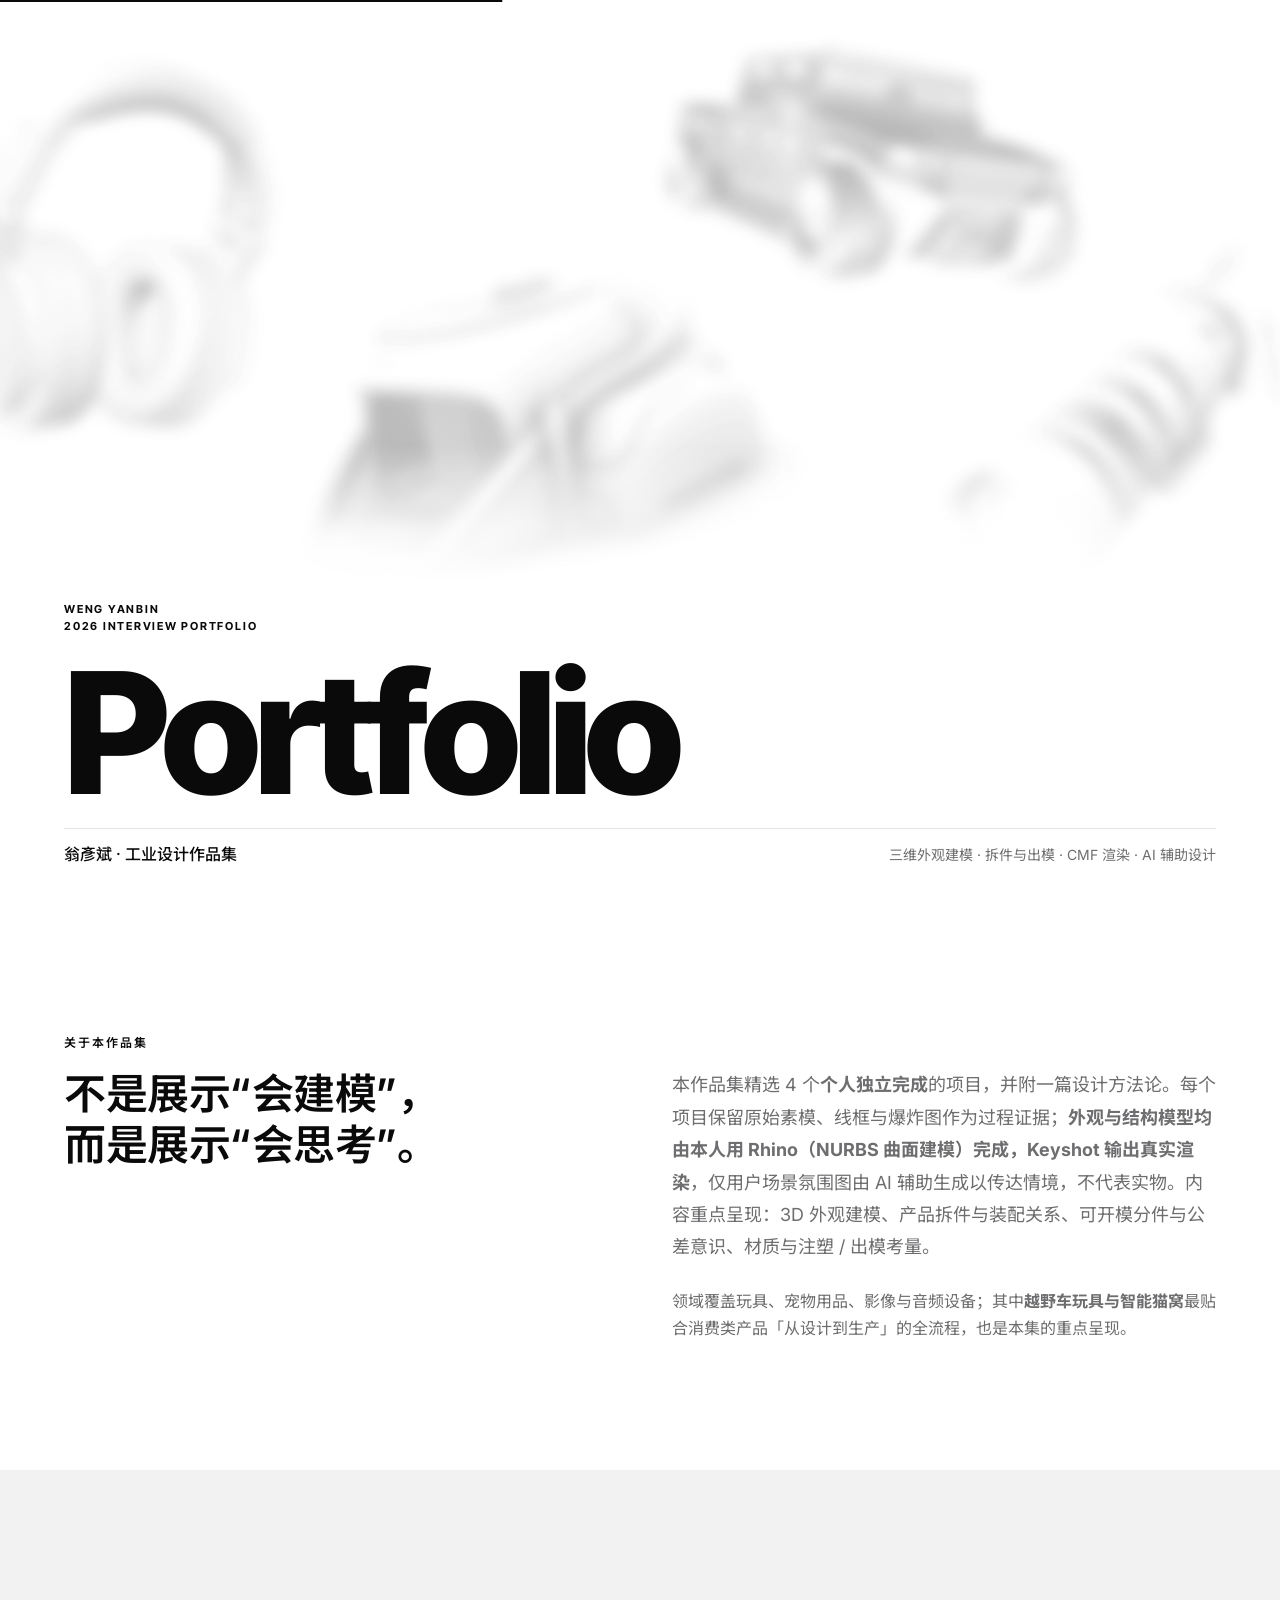
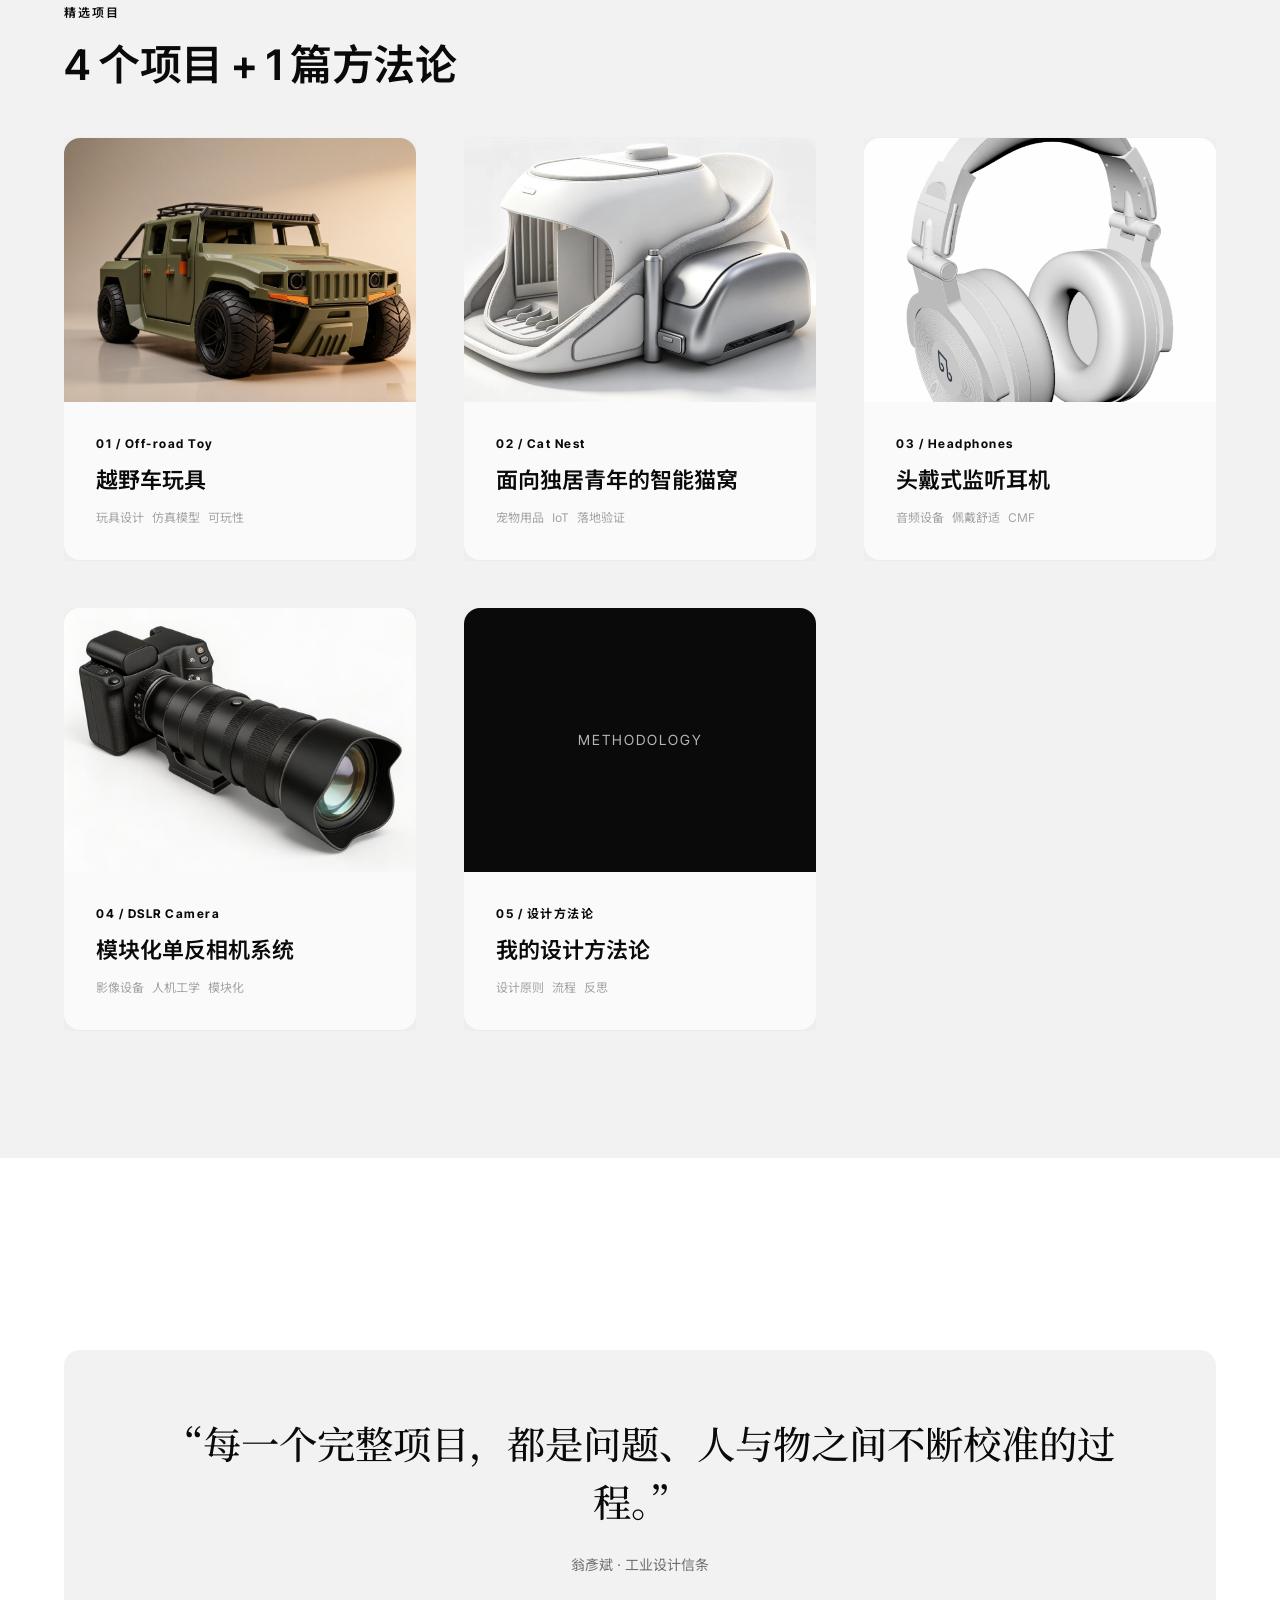
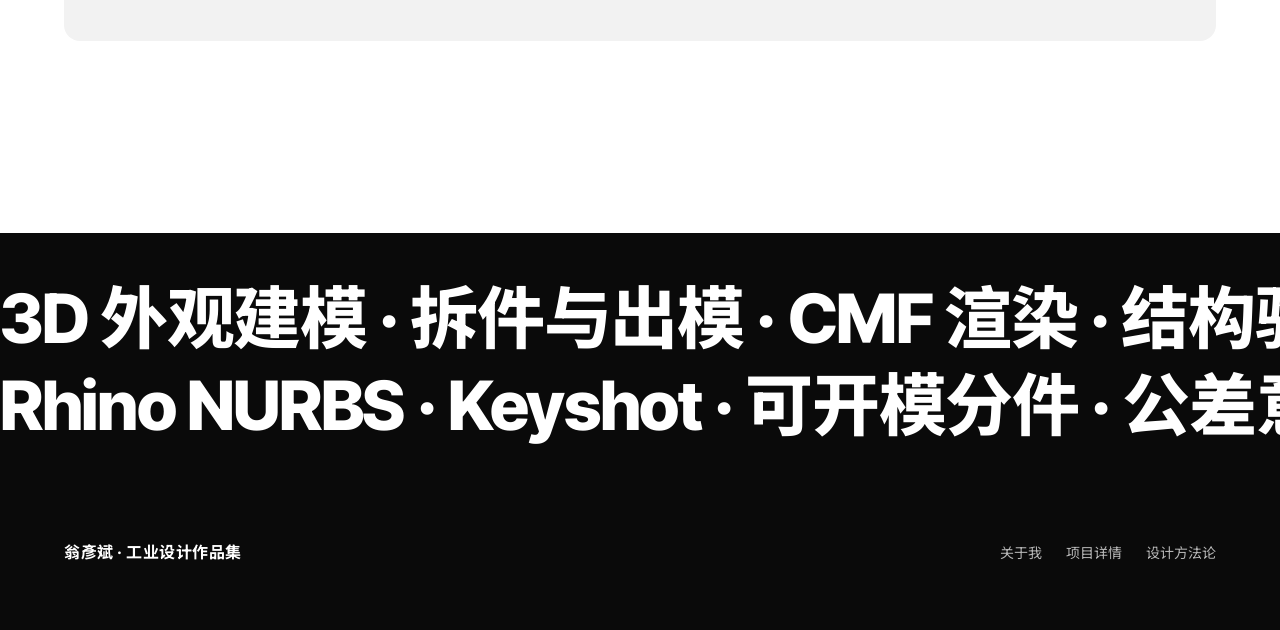
<file: index.html>
<!DOCTYPE html>
<html lang="zh-CN" data-motion="off">
<head>
  <script>
  /* 动效总开关。默认 off：JS 未执行时页面保持纯静态。
     仅在允许动效时置 on；2.5s 兜底 —— 若 js/motion.js 未就绪，立即退回静态，
     避免「内容被初始隐藏态锁死」这种不可恢复的失败。 */
  (function () {
    var ok = true;
    try { ok = !window.matchMedia('(prefers-reduced-motion: reduce)').matches; } catch (e) {}
    if (ok) document.documentElement.setAttribute('data-motion', 'on');
    setTimeout(function () {
      if (!window.__motionReady) document.documentElement.setAttribute('data-motion', 'off');
    }, 2500);
  })();
  </script>
  <meta charset="UTF-8">
  <meta name="viewport" content="width=device-width, initial-scale=1.0, viewport-fit=cover">
  <title>翁彥斌 · 工业设计作品集</title>
  <meta name="description" content="翁彥斌 — 产品设计本科应届生，工业设计师作品集。覆盖影像设备、音频设备、宠物用品与玩具设计。">
  <link rel="preconnect" href="https://fonts.googleapis.com">
  <link rel="preconnect" href="https://fonts.gstatic.com" crossorigin>
  <link href="https://fonts.googleapis.com/css2?family=Inter:wght@300;400;500;600;700&family=Inter+Tight:wght@400;500;600;700;800&family=Noto+Serif+SC:wght@400;600;700&family=Noto+Sans+SC:wght@400;700;900&display=swap" rel="stylesheet">
  <link rel="stylesheet" href="css/style.css">
  <!-- 动效与交互层：与视觉系统解耦，删除这一行即可完全回退到静态版 -->
  <link rel="stylesheet" href="css/motion.css">
</head>
<body>

  <!-- 导航 -->
  <nav class="nav">
    <div class="container nav-inner">
      <a href="index.html" class="nav-logo">翁彥斌 · Portfolio</a>
      <ul class="nav-links">
        <li><a href="index.html" class="nav-link active">首页</a></li>
        <li><a href="about.html" class="nav-link">关于我</a></li>
        <li><a href="projects/offroad-toy.html" class="nav-link">项目</a></li>
        <li><a href="methodology.html" class="nav-link">设计方法论</a></li>
      </ul>
      <button class="nav-toggle" aria-label="打开菜单" aria-expanded="false">
        <span></span><span></span><span></span>
      </button>
    </div>
  </nav>

  <!-- 移动端菜单 -->
  <div class="mobile-menu">
    <a href="index.html">首页</a>
    <a href="about.html">关于我</a>
    <a href="projects/offroad-toy.html">项目</a>
    <a href="methodology.html">设计方法论</a>
  </div>

  <!-- 封面 -->
  <header class="cover">
    <div class="cover-art">
      <!-- COVER-SVG:START -->
      <!-- 幽灵白模构图板 · 双布局。
           wide = 桌面 / 平板横向 / A4 打印；tall = 手机竖屏。
           单一构图在宽扁容器里必然左右留白、在竖长容器里必然上下留白，
           这是「元素偏小、留白过多」的结构性成因，故按断点各出一套画布，
           两套画布比例按实测容器比例设计，各自把画幅吃满。
           两者都在 preserveAspectRatio="xMidYMid meet" 下等比缩放：
           既不裁切也不变形。打印强制用 wide。
           本区块由 _gen_cover_svg.py 自动注入，请勿手工编辑。 -->
        <svg class="cover-svg cover-svg--wide" viewBox="0 0 1620 633" preserveAspectRatio="xMidYMid meet"
             role="img" aria-label="桌面与打印版封面：智能猫窝、头戴式监听耳机、模块化单反相机与越野车玩具的白模散落构图">
          <defs>
            <filter id="ghostBlurW" x="-30%" y="-30%" width="160%" height="160%" color-interpolation-filters="sRGB">
              <feGaussianBlur stdDeviation="9"/>
            </filter>
          </defs>
          <g filter="url(#ghostBlurW)" opacity="0.92">
            <image href="assets/images/cover/ghost-headphones-01.png" width="403" height="507"
                   transform="translate(-31 16) rotate(16 201.5 253.5)"/>
            <image href="assets/images/cover/ghost-catnest-01.png" width="668" height="393"
                   transform="translate(341 290) rotate(-10 334.0 196.5)"/>
            <image href="assets/images/cover/ghost-truck-01.png" width="539" height="294"
                   transform="translate(830 18) rotate(8 269.5 147.0)"/>
            <image href="assets/images/cover/ghost-dslr-01.png" width="562" height="431"
                   transform="translate(1153 260) rotate(-14 281.0 215.5)"/>
          </g>
        </svg>
        <svg class="cover-svg cover-svg--tall" viewBox="0 0 915 1480" preserveAspectRatio="xMidYMid meet"
             role="img" aria-label="移动端封面：智能猫窝、头戴式监听耳机、模块化单反相机与越野车玩具的白模纵向散落构图">
          <defs>
            <filter id="ghostBlurT" x="-30%" y="-30%" width="160%" height="160%" color-interpolation-filters="sRGB">
              <feGaussianBlur stdDeviation="9"/>
            </filter>
          </defs>
          <g filter="url(#ghostBlurT)" opacity="0.92">
            <image href="assets/images/cover/ghost-catnest-01.png" width="691" height="407"
                   transform="translate(-59 98) rotate(-10 345.5 203.5)"/>
            <image href="assets/images/cover/ghost-headphones-01.png" width="354" height="446"
                   transform="translate(588 476) rotate(15 177.0 223.0)"/>
            <image href="assets/images/cover/ghost-dslr-01.png" width="586" height="450"
                   transform="translate(-6 687) rotate(-13 293.0 225.0)"/>
            <image href="assets/images/cover/ghost-truck-01.png" width="637" height="347"
                   transform="translate(150 1127) rotate(8 318.5 173.5)"/>
          </g>
        </svg>
      <!-- COVER-SVG:END -->
    </div>

    <div class="cover-type container">
      <p class="cover-eyebrow">
        WENG YANBIN<br>
        2026 INTERVIEW PORTFOLIO
      </p>
      <!-- 逐字遮罩揭示（对应 POCH 的文字进场）：字母由 span 承载，--i 提供错峰延迟。
           隐藏起点写在 css/motion.css 的 @keyframes from 里，纯 CSS 生效、不依赖 JS，
           因此不存在「JS 没跑到 → 封面标题永久不可见」的风险。
           字母之间不留任何空白，保证与原 letter-spacing 排版完全一致。 -->
      <h1 class="cover-word" aria-label="Portfolio"><span aria-hidden="true" style="--i:0">P</span><span aria-hidden="true" style="--i:1">o</span><span aria-hidden="true" style="--i:2">r</span><span aria-hidden="true" style="--i:3">t</span><span aria-hidden="true" style="--i:4">f</span><span aria-hidden="true" style="--i:5">o</span><span aria-hidden="true" style="--i:6">l</span><span aria-hidden="true" style="--i:7">i</span><span aria-hidden="true" style="--i:8">o</span></h1>
      <div class="cover-foot">
        <span class="cover-foot-cn">翁彥斌 · 工业设计作品集</span>
        <span>三维外观建模 · 拆件与出模 · CMF 渲染 · AI 辅助设计</span>
      </div>
    </div>
  </header>

  <!-- 简介 -->
  <section class="section">
    <div class="container">
      <p class="label">关于本作品集</p>
      <div class="grid-2 gap-xl">
        <div>
          <h2 class="heading-2">不是展示“会建模”，<br>而是展示“会思考”。</h2>
        </div>
        <div class="stack stack-md">
          <p class="body-large">本作品集精选 4 个<strong>个人独立完成</strong>的项目，并附一篇设计方法论。每个项目保留原始素模、线框与爆炸图作为过程证据；<strong>外观与结构模型均由本人用 Rhino（NURBS 曲面建模）完成，Keyshot 输出真实渲染</strong>，仅用户场景氛围图由 AI 辅助生成以传达情境，不代表实物。内容重点呈现：3D 外观建模、产品拆件与装配关系、可开模分件与公差意识、材质与注塑 / 出模考量。</p>
          <p class="body">领域覆盖玩具、宠物用品、影像与音频设备；其中<strong>越野车玩具与智能猫窝</strong>最贴合消费类产品「从设计到生产」的全流程，也是本集的重点呈现。</p>
        </div>
      </div>
    </div>
  </section>

  <!-- 项目列表 -->
  <section class="section section-warm">
    <div class="container">
      <p class="label">精选项目</p>
      <h2 class="heading-2 mb-7">4 个项目 + 1 篇方法论</h2>

      <div class="grid-3 gap-large">
        <!-- 01 Off-road Toy -->
        <a href="projects/offroad-toy.html" class="project-card">
          <div class="project-card-image">
            <img src="assets/images/recovered/toy-render-clean.png" alt="越野车玩具项目 · 真实渲染">
          </div>
          <div class="project-card-body">
            <p class="project-card-index">01 / Off-road Toy</p>
            <h3 class="project-card-title">越野车玩具</h3>
            <div class="project-card-tags">
              <span>玩具设计</span>
              <span>仿真模型</span>
              <span>可玩性</span>
            </div>
          </div>
        </a>

        <!-- 02 Cat Nest -->
        <a href="projects/cat-nest.html" class="project-card">
          <div class="project-card-image">
            <img src="assets/images/cat-nest-hero-render.jpg" alt="智能猫窝项目 · 真实渲染">
          </div>
          <div class="project-card-body">
            <p class="project-card-index">02 / Cat Nest</p>
            <h3 class="project-card-title">面向独居青年的智能猫窝</h3>
            <div class="project-card-tags">
              <span>宠物用品</span>
              <span>IoT</span>
              <span>落地验证</span>
            </div>
          </div>
        </a>

        <!-- 03 Headphones -->
        <a href="projects/headphones.html" class="project-card">
          <div class="project-card-image">
            <img src="assets/images/headphones-clay.jpg" alt="头戴耳机项目">
          </div>
          <div class="project-card-body">
            <p class="project-card-index">03 / Headphones</p>
            <h3 class="project-card-title">头戴式监听耳机</h3>
            <div class="project-card-tags">
              <span>音频设备</span>
              <span>佩戴舒适</span>
              <span>CMF</span>
            </div>
          </div>
        </a>

        <!-- 04 DSLR -->
        <a href="projects/dslr.html" class="project-card">
          <div class="project-card-image">
            <img src="assets/images/dslr-final.jpg" alt="单反相机项目">
          </div>
          <div class="project-card-body">
            <p class="project-card-index">04 / DSLR Camera</p>
            <h3 class="project-card-title">模块化单反相机系统</h3>
            <div class="project-card-tags">
              <span>影像设备</span>
              <span>人机工学</span>
              <span>模块化</span>
            </div>
          </div>
        </a>

        <!-- 05 Methodology -->
        <a href="methodology.html" class="project-card">
          <div class="project-card-image" style="background:var(--bg-dark); display:flex; align-items:center; justify-content:center;">
            <span style="color:var(--ink-light); font-family:var(--font-display); font-size:14px; letter-spacing:2px; opacity:.7;">METHODOLOGY</span>
          </div>
          <div class="project-card-body">
            <p class="project-card-index">05 / 设计方法论</p>
            <h3 class="project-card-title">我的设计方法论</h3>
            <div class="project-card-tags">
              <span>设计原则</span>
              <span>流程</span>
              <span>反思</span>
            </div>
          </div>
        </a>
      </div>
    </div>
  </section>

  <!-- 流程声明 -->
  <section class="section">
    <div class="container">
      <div class="quote-block text-center">
        <p>“每一个完整项目，都是问题、人与物之间不断校准的过程。”</p>
        <cite>翁彥斌 · 工业设计信条</cite>
      </div>
    </div>
  </section>

  <!-- 滚动字带（对应 POCH 的 scroll text lines）：
       两行文字方向相反，位移量直接由滚动位置驱动（scroll-linked，非触发式）。
       深底与页脚连成一块，给长页收尾一个节奏落点。
       此处只写一份基准文案，铺满与「实心 / 描边交替」由 js/motion.js 复制生成。 -->
  <section class="ticker-band" aria-hidden="true">
    <div class="m-ticker"><span>3D 外观建模 · 拆件与出模 · CMF 渲染 · 结构验证 · AI 辅助设计 · </span></div>
    <div class="m-ticker"><span>Rhino NURBS · Keyshot · 可开模分件 · 公差意识 · 量产可行性 · </span></div>
  </section>

  <!-- 页脚 -->
  <footer class="footer">
    <div class="container footer-inner">
      <span class="footer-name">翁彥斌 · 工业设计作品集</span>
      <div class="footer-links">
        <a href="about.html">关于我</a>
        <a href="projects/offroad-toy.html">项目详情</a>
        <a href="methodology.html">设计方法论</a>
      </div>
    </div>
  </footer>

  <script src="js/main.js"></script>
  <!-- 动效引擎：零依赖，需置于 main.js 之后（不接管导航与灯箱的状态机） -->
  <script src="js/motion.js"></script>
</body>
</html>
</file>
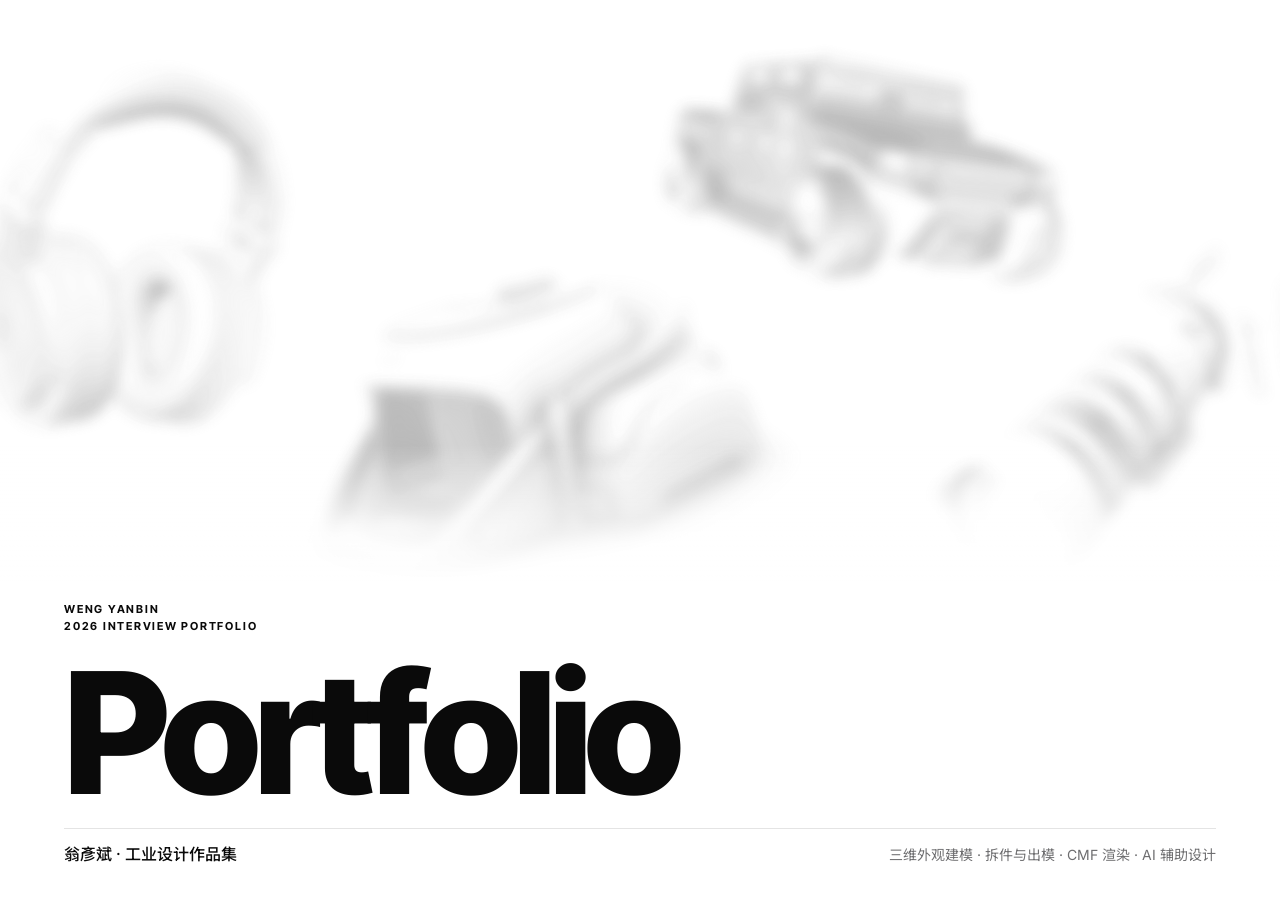
<file: _probe_motion.html>
<!DOCTYPE html>
<html lang="zh-CN">
<head>
  <meta charset="UTF-8">
  <title>动效时序探针</title>
  <!--
    为什么需要它：
      截图只能取一帧，证明不了「动效」—— 时长、缓动曲线形状、错峰顺序、
      弹簧收敛都读不出来，甚至连终态都抓不准（虚拟时间下常抓到中间帧）。

    为什么是「逐元素串行测量」而不是「连续滚动一次性采样」：
      本环境（Edge 旧版 headless + --virtual-time-budget）下，用 16ms 定时器
      连续 scrollTo 会饿死子框架的 requestAnimationFrame，
      站点里挂在 rAF 上的滚动管线就完全不跑 —— 实测 250 帧全部 tStart=null。
      单次 scrollTo + 定时器等待则稳定触发。
      因此改为：把待测元素停在触发线下方 → 一次性推过触发线 → 采样它的完整过渡曲线。
      每次测量只依赖一次滚动，结果确定、可复现，代价是耗时更长（每元素 ~1.6s）。

    测量项：
      A) 封面逐字揭示：字母的 opacity / translateY 轨迹与错峰间隔（CSS 关键帧）
      B) 揭示过渡：每个代表元素的延迟、时长、25/50/75% 处归一化进度
         → 与计算样式里声明的 cubic-bezier 理论值对比，判断缓动是否真的生效
      C) 声明回读：computedStyle 中实际生效的 transition 规格（最硬的证据）
      D) 错峰：同一网格内各元素「首次变化时刻」的间隔
      E) 数字滚动：末值是否精确回到原文、是否单调
      F) 磁性按钮：--m-mx 跟手位移与松手回落
      G) 页面切换能力探测：跨文档 View Transitions 是否可用

    用法：_probe_motion.html?p=index.html
  -->
  <style>
    html, body { margin: 0; padding: 0; overflow: hidden; background: #fff; }
    iframe { display: block; width: 100vw; height: 100vh; border: 0; }
    pre { position: fixed; left: -9999px; top: 0; }
  </style>
</head>
<body>
  <iframe id="stage"></iframe>
  <pre id="probe">PENDING</pre>
  <script>
    (function () {
      var q = location.search;
      function pick(k, d) {
        var m = q.match(new RegExp('[?&]' + k + '=([^&]*)'));
        return m ? decodeURIComponent(m[1]) : d;
      }
      var page = pick('p', 'index.html');
      var FRAME = 16;
      var out = document.getElementById('probe');
      var f = document.getElementById('stage');

      function num(v) { return Math.round(parseFloat(v) * 1000) / 1000; }

      f.addEventListener('load', function () { setTimeout(boot, 700); });
      f.src = page;

      function boot() {
        var d, w;
        try {
          d = f.contentDocument;
          w = f.contentWindow;
        } catch (e) {
          out.textContent = 'IFRAME ACCESS FAILED: ' + e.message;
          return;
        }
        if (d.documentElement) d.documentElement.style.scrollBehavior = 'auto';

        var reduced = false;
        try { reduced = w.matchMedia('(prefers-reduced-motion: reduce)').matches; } catch (e0) {}
        if (reduced) { probeStatic(d, w); return; }

        var R = {
          page: page,
          reduced: false,
          dataMotion: d.documentElement.getAttribute('data-motion'),
          docH: d.documentElement.scrollHeight,
          innerH: w.innerHeight,
          steps: [],
          letters: null,
          reveal: [],
          declared: [],
          stagger: null,
          counters: null,
          magnetic: null,
          transition: null,
          notes: [],
          errors: [],
          diag: []
        };

        /* 子框架的运行时异常必须先被看见：
           motion.js 若在某一步抛错，外在现象与「元素没被扫到」完全一样
           —— 都是 opacity 永久停在 0。没有这层捕获就只能靠猜。 */
        try {
          w.addEventListener('error', function (ev) {
            R.errors.push(String((ev && (ev.message || ev.type)) || ev));
          });
          w.addEventListener('unhandledrejection', function (ev) {
            R.errors.push('rejection: ' + String(ev && ev.reason));
          });
        } catch (eErr) {}

        /* 环境体检：本探针有一部分测量项（弹簧位移、视差、字带）依赖站点
           自己的 rAF 循环，而 rAF 在无头 + --virtual-time-budget 下可能被饿死。
           先把这一点单独量出来，才能把「功能坏了」与「本环境测不了」分开 ——
           否则磁性按钮测到 0px 会被误判成实现缺陷。 */
        R.env = {
          pointerFine: (function () {
            try { return w.matchMedia('(pointer: fine)').matches; } catch (e) { return 'n/a'; }
          })(),
          hoverNone: (function () {
            try { return w.matchMedia('(hover: none)').matches; } catch (e) { return 'n/a'; }
          })()
        };
        /* 站点认定「触摸设备」就会跳过磁性绑定，这里同步该判定 */
        R.env.siteIsTouch = (R.env.hoverNone === true) || (R.env.pointerFine === false);
        /* 站点 IIFE 里已有的异常不影响这里的监听；再补一次窗口级快照 */
        R.motionReadyFlag = ('__motionReady' in w) ? w.__motionReady : 'absent';

        /* ── 通用采样器 ──
           时钟 = 迭代序号 × 16ms（子框架的 performance.now() 在虚拟时间下不推进）。

           ★ 为什么调度只用定时器
             · 全用 rAF：渲染器永不空闲 → 虚拟时间停摆 → 探针永远停在 PENDING；
             · rAF/定时器交替：rAF 一旦被饿死，链就永久停等 → 同样 PENDING；
             · 全用定时器：循环一定终止，但连续定时器会饿死子框架的 rAF。
           结论：用定时器保证终止，再用 LEAD_MS 静默窗口把「触发」与「密集采样」
           在时间上解耦 —— 静默窗口内队列只有单个待执行任务，站点的滚动管线
           能正常跑完一轮（实测等效于 _shot_scroll 的单次 scrollTo 场景）；
           而 CSS 过渡一旦开始就不再依赖 rAF，后续密集采样不会打断它。 */
        var LEAD_MS = 70;

        function sample(targets, ms, read, cb, frameMs) {
          /* ★ frameMs 可覆盖默认 16ms
             本环境里 scroll 事件派发与 CSS 过渡推进共用同一条渲染管线，
             16ms 的密集定时器链会把这条管线饿死 —— 表现为「.is-in 已加上、
             过渡声明已生效，但 opacity 恒为起始值」。
             放宽采样间隔（50ms）能让渲染器在两次采样之间有任务间隙，
             过渡才有机会推进。代价是时间分辨率下降，对 ≥500ms 的过渡仍够用。 */
          var FR = frameMs || FRAME;
          var log = targets.map(function () { return []; });
          var iter = 0;
          var MAX = Math.ceil(ms / FR);

          (function step() {
            var t = iter * FR;
            for (var i = 0; i < targets.length; i++) {
              log[i].push([t].concat(read(targets[i], w)));
            }
            iter++;
            if (iter < MAX) setTimeout(step, FR);
            else cb(log);
          })();
        }

        function readOpacity(el, win) { return [num(win.getComputedStyle(el).opacity)]; }

        function docY(el, win) {
          return el.getBoundingClientRect().top + win.pageYOffset;
        }

        /* 把元素停在触发线（视口 90% 高）下方，确保它此刻「不该」已揭示 */
        function parkBelow(el) {
          w.scrollTo(0, Math.max(0, docY(el, w) - w.innerHeight * 0.95));
        }
        /* 一次性推过触发线 */
        function pushPast(el) {
          w.scrollTo(0, Math.max(0, docY(el, w) - w.innerHeight * 0.45));
        }

        /* ── 把过渡曲线折算成「延迟 / 时长 / 归一化进度」 ── */
        function analyze(log, idx) {
          var t0 = null, t1 = null, baseline = null;
          for (var i = 0; i < log.length; i++) {
            var v = log[i][idx];
            if (baseline === null && i === 0) baseline = v;
            if (t0 === null && v > baseline + 0.001) t0 = log[i][0];
            if (t0 !== null && v >= 0.999) { t1 = log[i][0]; break; }
          }
          var rec = {
            valueStart: baseline,
            valueEnd: log.length ? log[log.length - 1][idx] : null,
            tStart: t0, tEnd: t1,
            duration: (t0 !== null && t1 !== null) ? (t1 - t0) : null,
            samples: log.length
          };
          if (t0 !== null && t1 !== null && t1 > t0) {
            var span = t1 - t0;
            rec.curve = [0.25, 0.5, 0.75].map(function (p) {
              var want = t0 + span * p, best = log[0];
              for (var k = 0; k < log.length; k++) {
                if (Math.abs(log[k][0] - want) < Math.abs(best[0] - want)) best = log[k];
              }
              return { at: p, value: best[idx] };
            });
          }
          return rec;
        }

        /* ── 声明回读：渲染引擎里实际生效的 transition 规格 ── */
        function decl(el, label) {
          var cs = w.getComputedStyle(el);
          R.declared.push({
            label: label,
            property: cs.transitionProperty,
            duration: cs.transitionDuration,
            timing: cs.transitionTimingFunction,
            delay: cs.transitionDelay
          });
        }

        var queue = [];

        /* ── 诊断原语：把「扫不到」与「扫到了但过渡没生效」分开 ──
           这是本轮排查的关键工具。此前只知道终值=0，无法判断是
             (a) motion.js 抛错、(b) 元素不在扫描序列内、(c) 扫描指针没推进、
             (d) 类加上了但过渡声明丢失。
           elState 取元素自身状态，sweepIndexOf 取它在扫描序列里的下标（-1=不在序列内）。 */
        function elState(el) {
          if (!el) return null;
          var cs = w.getComputedStyle(el);
          return {
            revealed: !!el.__revealed,
            isIn: el.classList.contains('is-in'),
            opacity: num(cs.opacity),
            delay: cs.transitionDelay,
            dur: cs.transitionDuration,
            tf: cs.transitionTimingFunction,
            top: Math.round(el.getBoundingClientRect().top),
            docY: Math.round(docY(el, w))
          };
        }

        /* 与 js/motion.js 的 LEAF_SEL + BLOCK_SEL 保持同源。
           若两处不同步，本站的内容就会出现「CSS 藏起来了、JS 却不负责揭示」的
           永久不可见元素 —— 这正是本探针要守的回归点。 */
        var LEAF_SEL = '.label, .heading-1, .heading-2, .heading-3, .heading-4, ' +
                       '.stage-title, .body, .body-large, .stage-body';
        var BLOCK_SEL = '.project-card, .figure, .quote-block, .failed-concept, ' +
                        '.skill-bar, .timeline-list > li, .stat-item, .meta-item, .viewer-wrap';
        var _sweepOrder = null;

        function sweepOrder() {
          if (!_sweepOrder) {
            _sweepOrder = Array.prototype.slice.call(d.querySelectorAll(LEAF_SEL + ',' + BLOCK_SEL))
              .filter(function (e) { return !e.closest('.cover, .project-hero, .about-hero'); });
          }
          return _sweepOrder;
        }

        function isin() { return d.querySelectorAll('.is-in').length; }

        function revealedInSweep() {
          return sweepOrder().filter(function (e) { return !!e.__revealed; }).length;
        }

        /* ── 本 harness 的关键缺陷：程序化 scrollTo 不投递 scroll 事件 ──
           实测：探针把 iframe 滚动位置从 835 改到 1285（pageYOffset 确实变了），
           但站点 window 上的 scroll 监听一次都没被调用 —— 于是挂在 onScroll 里的
           200ms 兜底定时器也永远不武装，整条滚动管线彻底静止（isin 恒为 0）。
           这**不是**站点缺陷：真实浏览器里滚动必然派发 scroll 事件，
           站点的 rAF + 定时器双保险已经覆盖了「rAF 被节流」这一类真实故障。
           为让测量得以进行，探针补投一次合成 scroll 事件：
           监听器、滚动管线、CSS 过渡全部跑的是站点真实代码，
           仅「事件投递」这一环由探针代劳，并在报告中显式标注。 */
        var scrollEventCount = 0;
        try {
          w.addEventListener('scroll', function () { scrollEventCount++; }, { passive: true });
        } catch (eSC) {}

        function nudge() {
          try { w.dispatchEvent(new w.Event('scroll')); } catch (eN) {}
        }

        /* ── 0. rAF 存活判定（必须先跑，且必须在任何密集采样之前） ──
           放在队列首位是为了让这 500ms 里没有任何竞争者：
           若此时 rAF 都不回调，那么后续任何挂在 rAF 上的测量项都注定读到静值。 */
        R.rAFLive = null;
        queue.push(function (next) {
          var seen = false;
          try { w.requestAnimationFrame(function () { seen = true; }); } catch (e) {}
          setTimeout(function () { R.rAFLive = seen; next(); }, 500);
        });

        /* ── A. 封面逐字揭示（CSS 关键帧，页面加载即发生） ── */
        queue.push(function (next) {
          var spans = Array.prototype.slice.call(d.querySelectorAll('.cover-word > span'));
          if (!spans.length) { R.notes.push('无封面逐字元素'); return next(); }
          /* read 返回 [opacity, translateY]，故 log[i] = [t, opacity, translateY] */
          sample(spans, 1200, function (el, win) {
            var cs = win.getComputedStyle(el);
            var ty = 0;
            var m = (cs.transform || '').match(/matrix\(([^)]+)\)/);
            if (m) ty = num(m[1].split(',')[5]);
            return [num(cs.opacity), ty];
          }, function (log) {
            /* ★ 声明层证据优先
               CSS 动画时钟在虚拟时间下会被冻住（实测 opacity/translateY 全程恒定，
               抓到的是同一个中间帧），所以「采样首动时刻」在本 harness 里不可信。
               真正该验证的是：每个字母的 animation-delay 是否按 --i 递增 ——
               这是从渲染引擎读回的声明值，不受时钟是否推进影响。 */
            var specs = spans.map(function (el) {
              var cs = w.getComputedStyle(el);
              return {
                letter: el.textContent,
                name: cs.animationName,
                dur: cs.animationDuration,
                delay: cs.animationDelay,
                tf: cs.animationTimingFunction
              };
            });
            function toMs(v) {
              if (v === null || v === undefined) return null;
              var s = String(v).trim();
              var n = parseFloat(s);
              if (isNaN(n)) return null;
              return /ms\s*$/.test(s) ? Math.round(n) : Math.round(n * 1000);
            }
            var delaysMs = specs.map(function (s) { return toMs(s.delay); });
            var declaredGaps = [];
            for (var dg = 1; dg < delaysMs.length; dg++) {
              if (delaysMs[dg] !== null && delaysMs[dg - 1] !== null) {
                declaredGaps.push(delaysMs[dg] - delaysMs[dg - 1]);
              }
            }
            /* 采样层：仅作参考，并显式给出「动画是否在推进」的判定 */
            var per = spans.map(function (el, i) {
              var rows = log[i];
              var t0 = null;
              for (var r = 0; r < rows.length; r++) {
                if (rows[r][1] > 0.02) { t0 = rows[r][0]; break; }
              }
              return {
                letter: el.textContent,
                tFirstVisible: t0,
                opacityAt: [rows[0][1], rows[Math.floor(rows.length / 2)][1], rows[rows.length - 1][1]],
                translateYAt: [rows[0][2], rows[rows.length - 1][2]]
              };
            });
            var firsts = per.map(function (p) { return p.tFirstVisible; });
            var gaps = [];
            for (var g = 1; g < firsts.length; g++) {
              if (firsts[g] !== null && firsts[g - 1] !== null) gaps.push(firsts[g] - firsts[g - 1]);
            }
            var opFrozen = per[0].opacityAt[0] === per[0].opacityAt[2];
            var tyFrozen = per[0].translateYAt[0] === per[0].translateYAt[1];
            R.letters = {
              count: spans.length,
              wordsDetected: spans.map(function (s) { return s.textContent; }).join(''),
              firstVisibleTimes: firsts,
              gaps: gaps,
              translateYStart: per[0].translateYAt[0],
              translateYEnd: per[0].translateYAt[1],
              opacityStart: per[0].opacityAt[0],
              opacityEnd: per[0].opacityAt[2],
              samples: log[0].length,
              /* 声明层：错峰是否成立的硬证据 */
              specs: specs,
              declaredDelaysMs: delaysMs,
              declaredGapsMs: declaredGaps,
              /* 采样层是否可信 */
              animationClockUsable: !(opFrozen || tyFrozen)
            };
            next();
          });
        });

        /* ── B. 揭示过渡：逐个元素串行测量 ── */
        [['.heading-2', '标题（擦出）'],
         ['.body-large', '正文'],
         ['.project-card', '项目卡'],
         ['.quote-block', '引用块'],
         ['.figure', '图片块（含 clip 揭示）'],
         ['.stat-item', '数据卡']].forEach(function (pair) {
          queue.push(function (next) {
            var list = d.querySelectorAll(pair[0]);
            if (!list.length) { R.notes.push('跳过 ' + pair[0] + '：页面无此元素'); return next(); }
            /* 取最靠下的一个，保证它不是在加载时就已揭示的 */
            var el = list[list.length - 1];
            /* .figure 的 clip 揭示挂在内部 <img> 上，不是 .figure 本身，
               所以两个都作为采样目标，分开取列。 */
            var img = el.classList.contains('figure') ? el.querySelector('img') : null;
            var targets = img ? [el, img] : [el];

            parkBelow(el);
            setTimeout(function () {
              /* 快照① 停靠后：目标此刻「不应」已揭示，且 ptr 应恰好停在它前面 */
              var snapPark = {
                scrollY: Math.round(w.pageYOffset),
                target: elState(el),
                isin: isin(), revealed: revealedInSweep()
              };
              pushPast(el);
              /* 快照② 推过触发线后（同步读）：用来确认滚动是否真的生效了。
                 站点管线是异步的（rAF 或 200ms 兜底），此刻 is-in 还不该出现。 */
              var snapPush = {
                scrollY: Math.round(w.pageYOffset),
                target: elState(el),
                isin: isin(), revealed: revealedInSweep()
              };
              /* ③ 先给站点 450ms（> 其 200ms 兜底窗口）自证：
                   若揭示数增长，说明本环境确实投递了 scroll 事件，管线自发跑通；
                   若与停靠时持平，说明事件没送达 —— 此时补一次合成事件继续测量，
                   并如实记录「本环境需代投事件」。 */
              setTimeout(function () {
                var spontaneous = isin();
                if (spontaneous <= snapPark.isin) nudge();
                R.nudged = R.nudged || (spontaneous <= snapPark.isin);
                /* 静默窗口：让站点的滚动管线跑完一轮、把 .is-in 加上去。
                   过渡一旦启动即脱离 rAF，后续密集采样不会打断它。 */
                setTimeout(function () {
                sample(targets, 2000, function (e, win) {
                var cs = win.getComputedStyle(e);
                var op = num(cs.opacity);
                if (img && e === img) {
                  var cp = cs.clipPath || '';
                  var m = cp.match(/inset\(([^)]+)\)/);
                  var pct = null;
                  if (m) {
                    var parts = m[1].split(/\s+/);
                    var v = parseFloat(parts[1]);
                    pct = isNaN(v) ? null : num(v);
                  }
                  return [op, pct];
                }
                return [op];
              }, function (log) {
                /* 声明值必须在采样结束后读：过渡声明挂在 .is-in 状态上，
                   推进之前读到的只是基础态、不携带 transition。 */
                decl(el, pair[0]);
                var rec = analyze(log[0], 1);
                rec.sel = pair[0];
                rec.label = pair[1];
                if (img) rec.imgClip = analyze(log[1], 2);
                R.reveal.push(rec);
                R.diag.push({
                  sel: pair[0],
                  sweepIndex: sweepOrder().indexOf(el),   /* -1 = 不在扫描序列内 */
                  sweepTotal: sweepOrder().length,
                  snapPark: snapPark,
                  snapPush: snapPush,
                  afterSample: elState(el),
                  isinAfter: isin(),
                  revealedAfter: revealedInSweep(),
                  frames: log[0].length,
                  /* 采样层是否观测到变化：用于把「测量受限」与「实现缺陷」分开 */
                  opacityChanged: log[0].some(function (r0) {
                    return Math.abs(r0[1] - log[0][0][1]) > 0.001;
                  }),
                  firstFrame: log[0].length ? log[0][0] : null,
                  lastFrame: log[0].length ? log[0][log[0].length - 1] : null
                });
                next();
                }, 50);
              }, LEAD_MS);
              }, 450);
            }, 300);
          });
        });

        /* ── C. 错峰：看同一网格内各卡「首动时刻」的间隔 ──
           ★ 为什么把 pushPast 注入到采样中途，而不是先推过再等静默窗口
             若先 pushPast、等 LEAD_MS 再开采，首卡可能在窗口内已走完 ease-out 的
             一半（560ms 缓动在 70ms 处 opacity 已 ≈0.5），
             于是 firsts[0] 被量化成 70ms，而真实起点是 0 —— 首个间隔被压成
             1 帧（16ms）而非设计的 70ms，测量失真。
             改为：采样从 t=0 起跑，把 pushPast 注入到采样时钟的 PUSH_AT 帧。
             这样所有 firsts 共用同一时钟原点，间隔是精确差值，与站点管线
             何时启动（rAF 帧 or 200ms 兜底）无关。 */
        queue.push(function (next) {
          var grid = d.querySelector('.grid-3, .stat-row');
          if (!grid) { R.notes.push('无网格容器，跳过错峰测量'); return next(); }
          var cards = Array.prototype.slice.call(grid.children);
          if (cards.length < 2) { R.notes.push('网格子项不足，跳过错峰测量'); return next(); }
          parkBelow(grid);
          setTimeout(function () {
            var CF = 32;                 /* 放宽采样间隔，理由见 sample() */
            var firsts = new Array(cards.length).fill(null);
            var iter = 0;
            var MAX = Math.ceil(2000 / CF);
            var PUSH_AT = Math.round(160 / CF);
            (function step() {
              var t = iter * CF;
              if (iter === PUSH_AT) { pushPast(grid); nudge(); }
              for (var i = 0; i < cards.length; i++) {
                if (firsts[i] !== null) continue;
                if (parseFloat(w.getComputedStyle(cards[i]).opacity) > 0.01) firsts[i] = t;
              }
              iter++;
              if (iter < MAX && firsts.indexOf(null) >= 0) setTimeout(step, CF);
              else {
                var gaps = [];
                for (var g = 1; g < firsts.length; g++) {
                  if (firsts[g] !== null && firsts[g - 1] !== null) gaps.push(firsts[g] - firsts[g - 1]);
                }
                R.stagger = {
                  container: grid.className,
                  count: cards.length,
                  firstChangeTimes: firsts,
                  gaps: gaps,
                  ascending: gaps.every(function (v) { return v > 0; }),
                  pushAtMs: PUSH_AT * CF,
                  sampleIntervalMs: CF,
                  childInSweep: cards.map(function (c) { return sweepOrder().indexOf(c); }),
                  /* 声明层错峰：各卡的 transition-delay 实测值（权威证据） */
                  declaredDelays: cards.map(function (c) {
                    var cs = w.getComputedStyle(c);
                    return { cls: c.className, delay: cs.transitionDelay };
                  })
                };
                next();
              }
            })();
          }, 300);
        });

        /* ── D. 数字滚动（同样把 pushPast 注入采样中途，理由见 C） ── */
        queue.push(function (next) {
          var nums = Array.prototype.slice.call(d.querySelectorAll('.stat-number'));
          if (!nums.length) { R.notes.push('无 .stat-number，跳过数字滚动测量'); return next(); }
          /* 数字滚动由 rAF 逐帧插值驱动（initCounters 的 step 递归 rAF）。
             rAF 停摆的环境里它必然不动，这是「测不了」而非「坏了」——
             站点另有 6s finalize 兜底把值精确归位，所以真实浏览器/后台标签页
             两种情形都不会留下错值。 */
          if (R.rAFLive === false) {
            R.notes.push('数字滚动依赖 rAF 逐帧插值，本环境 rAF 停摆 → 该项不可测' +
                         '（非实现缺陷；站点另有 6s 归位兜底保证末值精确）');
            return next();
          }
          var row = nums[0].closest('.stat-row') || nums[0];
          var originals = nums.map(function (e) { return e.textContent.trim(); });
          var CF = 32;                 /* 放宽采样间隔，理由见 sample() */
          parkBelow(row);
          setTimeout(function () {
            var log = nums.map(function () { return []; });
            var iter = 0;
            var MAX = Math.ceil(2000 / CF);
            var PUSH_AT = Math.round(160 / CF);
            (function step() {
              var t = iter * CF;
              if (iter === PUSH_AT) { pushPast(row); nudge(); }
              for (var i = 0; i < nums.length; i++) log[i].push([t, nums[i].textContent.trim()]);
              iter++;
              if (iter < MAX) setTimeout(step, CF);
              else {
                R.counters = nums.map(function (el, i) {
                  var vals = log[i].map(function (r0) { return r0[1]; });
                  var distinct = [];
                  for (var k = 0; k < vals.length; k++) {
                    if (distinct[distinct.length - 1] !== vals[k]) distinct.push(vals[k]);
                  }
                  /* 首变时刻：从采样时钟原点算起，用于核对「进入视口后才起跳」 */
                  var tFirst = null;
                  for (var m2 = 0; m2 < vals.length; m2++) {
                    if (vals[m2] !== originals[i]) { tFirst = log[i][m2][0]; break; }
                  }
                  return {
                    original: originals[i],
                    final: vals[vals.length - 1],
                    first: vals[0],
                    mid: distinct.length > 2 ? distinct[Math.floor(distinct.length / 2)] : null,
                    distinctCount: distinct.length,
                    tFirstChange: tFirst,
                    returnsToOriginal: vals[vals.length - 1] === originals[i]
                  };
                });
                R.counterClock = { pushAtMs: PUSH_AT * CF, frames: log[0].length, sampleIntervalMs: CF };
                next();
              }
            })();
          }, 300);
        });

        /* ── E. 磁性按钮：合成 mousemove → 采样跟手 → 合成 mouseleave → 采样回落 ── */
        queue.push(function (next) {
          var btn = d.querySelector('.btn');
          if (!btn) { R.notes.push('无 .btn，跳过磁性测量'); return next(); }
          /* 站点在触摸设备上按设计不绑定磁性效果，此处如实标注「不适用」，
             不把它记成失败。 */
          if (R.env.siteIsTouch) {
            R.notes.push('本环境被判定为触摸设备（hover:none 或 非 pointer:fine）→ ' +
                         '站点按设计跳过磁性绑定，磁性项不适用');
            return next();
          }
          w.scrollTo(0, Math.max(0, docY(btn, w) - w.innerHeight * 0.4));
          setTimeout(function () {
            var rect = btn.getBoundingClientRect();
            var px = rect.left + rect.width * 0.88;
            var py = rect.top + rect.height * 0.15;
            ['mouseover', 'mousemove'].forEach(function (type) {
              btn.dispatchEvent(new w.MouseEvent(type, {
                bubbles: true, cancelable: true, clientX: px, clientY: py
              }));
            });
            sample([btn], 500, function (el, win) {
              return [win.getComputedStyle(el).getPropertyValue('--m-mx').trim() || '0px'];
            }, function (log) {
              var during = log.map(function (r0) { return r0[1]; });
              btn.dispatchEvent(new w.MouseEvent('mouseleave', { bubbles: true }));
              sample([btn], 900, function (el, win) {
                return [win.getComputedStyle(el).getPropertyValue('--m-mx').trim() || '0px'];
              }, function (log2) {
                var after = log2.map(function (r0) { return r0[1]; });
                R.magnetic = {
                  duringFirst: during[0],
                  duringPeak: during.reduce(function (a, b) {
                    return Math.abs(parseFloat(b) || 0) > Math.abs(parseFloat(a) || 0) ? b : a;
                  }, '0px'),
                  duringLast: during[during.length - 1],
                  afterLast: after[after.length - 1],
                  settledToZero: Math.abs(parseFloat(after[after.length - 1]) || 0) < 0.05,
                  /* 有效性标记：弹簧位移由站点 rAF 循环积分。
                     rAF 停摆时读到全 0 属于「本环境测不了」，不是实现缺陷。 */
                  measurable: R.rAFLive === true ? true : false,
                  invalidReason: R.rAFLive === true ? null
                    : (R.rAFLive === false ? 'rAF 在本环境停摆，弹簧不积分' : 'rAF 存活未判定')
                };
                next();
              });
            });
          }, 300);
        });

        /* ── F. 页面切换能力探测 ── */
        queue.push(function (next) {
          var vt = false;
          try { vt = !!(w.CSS && w.CSS.supports && w.CSS.supports('view-transition-name: none')); } catch (e) {}
          var vtRule = false;
          try {
            for (var i = 0; i < d.styleSheets.length; i++) {
              var ss = d.styleSheets[i];
              var rules;
              try { rules = ss.cssRules; } catch (e2) { continue; }
              if (!rules) continue;
              for (var j = 0; j < rules.length; j++) {
                if (rules[j].cssText && rules[j].cssText.indexOf('@view-transition') === 0) vtRule = true;
              }
            }
          } catch (e3) {}
          R.transition = {
            crossDocumentViewTransitionSupported: vt,
            viewTransitionAtRulePresent: vtRule,
            path: vt ? '@view-transition（原生跨文档，无 JS 介入）' : 'JS 降级（body.is-leaving 淡出后跳转）'
          };
          /* 诊断用：采样结束时已揭示的元素总数，用于区分「管线没跑」和「元素定位不对」 */
          R.isinCount = d.querySelectorAll('.is-in').length;
          R.scrollY = Math.round(w.pageYOffset);
          /* 本环境是否真的投递了 scroll 事件（0 = 未投递，探针已代投合成事件） */
          R.scrollEvents = scrollEventCount;
          /* 站点自身的任务级异常计数（js/motion.js 的 noteErr 累加）。
             >0 说明滚动管线里某个任务抛过错 —— 因为做了隔离，揭示不受影响，
             但必须能被看见，不能静默吞掉。 */
          R.motionErrors = ('__motionErrors' in w) ? w.__motionErrors : 0;
          /* ★ 最危险的隐藏起始态：img.m-clip 被裁到 inset(0 50% 0 50%)。
             JS 加上 .m-clip 却没配上 .is-in 的话，图片会永久只露一半 ——
             这是本层唯一「静默半消失」的失败模式，必须单独计数。 */
          R.clipArmed = d.querySelectorAll('img.m-clip').length;
          R.clipRevealed = d.querySelectorAll('img.m-clip.is-in').length;
          next();
        });

        /* ── 串行执行 ── */
        (function runQueue(i) {
          if (i >= queue.length) {
            out.textContent = JSON.stringify(R);
            document.title = 'PROBE DONE';
            return;
          }
          try {
            queue[i](function () { runQueue(i + 1); });
          } catch (err) {
            out.textContent = 'STEP ' + i + ' ERROR: ' + err.message;
          }
        })(0);
      }

      /* 静态回退态（prefers-reduced-motion）：
         核心断言是「首帧即完全可见」，这正是无 JS / 打印导出两条路径的共同等价物。 */
      function probeStatic(d, w) {
        var sels = ['.heading-2', '.project-card', '.figure', '.label', '.stat-item',
                    '.body-large', '.quote-block', '.failed-concept', '.timeline-list > li'];
        var list = [];
        sels.forEach(function (s) {
          var n = d.querySelectorAll(s);
          if (n.length) {
            list.push({
              sel: s, count: n.length,
              minOpacity: Math.min.apply(null, Array.prototype.slice.call(n).map(function (e) {
                return num(w.getComputedStyle(e).opacity);
              }))
            });
          }
        });
        var mclip = d.querySelector('img.m-clip');
        var coverSpans = d.querySelectorAll('.cover-word > span');
        out.textContent = JSON.stringify({
          page: page,
          reduced: true,
          dataMotion: d.documentElement.getAttribute('data-motion'),
          isinCount: d.querySelectorAll('.is-in').length,
          coverLetters: {
            count: coverSpans.length,
            firstOpacity: coverSpans.length ? num(w.getComputedStyle(coverSpans[0]).opacity) : null
          },
          images: {
            totalFigureImgs: d.querySelectorAll('.figure img').length,
            withClipClass: d.querySelectorAll('img.m-clip').length,
            sampleClipPath: mclip ? w.getComputedStyle(mclip).clipPath : null
          },
          targets: list,
          scrollProgressBarCount: d.querySelectorAll('.m-scroll-progress').length,
          tickerClones: d.querySelectorAll('.m-ticker > span').length
        });
        document.title = 'PROBE DONE';
      }
    })();
  </script>
</body>
</html>
</file>
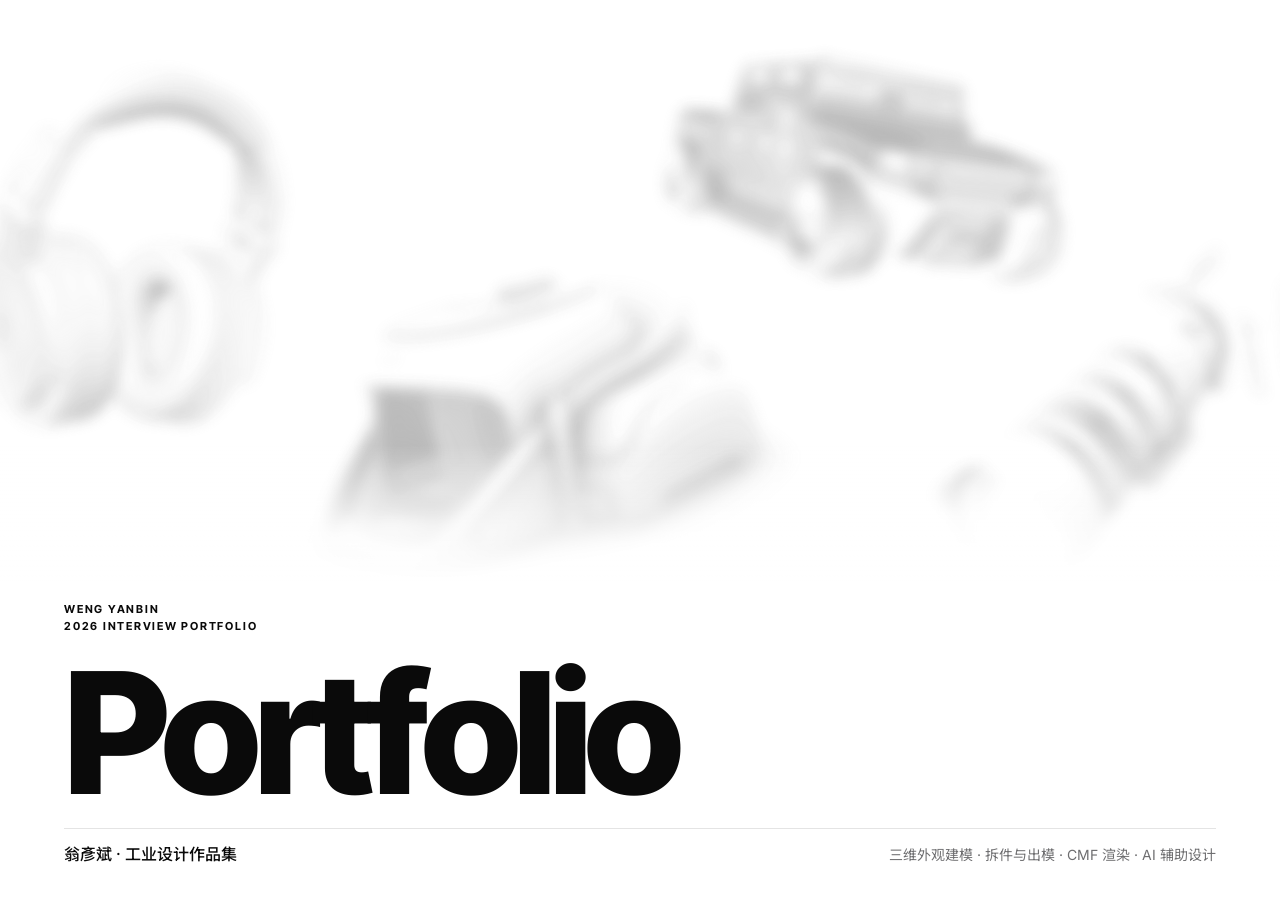
<file: _shot_scroll.html>
<!DOCTYPE html>
<html lang="zh-CN">
<head>
  <meta charset="UTF-8">
  <title>截图测试台 · 任意滚动位置</title>
  <!--
    为什么需要这个文件：
      Edge 旧版 --headless 的 --screenshot 只能截取「当前视口」，
      无法滚动，也没有依赖的 CDP 客户端可用。
      但把站点页面放进同源 iframe 后，父页可以用 contentWindow.scrollTo
      直接控制滚动位置 —— 于是「滚动到任意位置再截图」变得零依赖可实现。

    为什么不能靠「把窗口拉高到 9000px」代替：
      .cover{min-height:100vh} 会跟着窗口高度一起变成 9000px，
      封面吃掉整屏，下面的内容全被推到视口外，截出来的是错的。

    参数：?p=index.html&y=1200   p=页面路径，y=滚动像素
    窗口尺寸即视口尺寸（脚本用 --window-size 传），保证 iframe 内 vh 与真机一致。
  -->
  <style>
    html, body { margin: 0; padding: 0; overflow: hidden; background: #fff; }
    iframe { display: block; width: 100vw; height: 100vh; border: 0; }
  </style>
</head>
<body>
  <iframe id="stage"></iframe>
  <script>
    (function () {
      var q = location.search;
      function pick(key, dflt) {
        var m = q.match(new RegExp('[?&]' + key + '=([^&]*)'));
        return m ? decodeURIComponent(m[1]) : dflt;
      }
      var page = pick('p', 'index.html');
      var y = parseInt(pick('y', '0'), 10) || 0;
      var wait = parseInt(pick('w', '500'), 10) || 500;

      var f = document.getElementById('stage');
      f.addEventListener('load', function () {
        setTimeout(function () {
          try {
            var d = f.contentDocument;
            /* 站点的 html 上是 scroll-behavior:smooth，
               直接 scrollTo 会变成一段动画，截图会抓到中间帧。
               先强制回 auto，保证定位精确。 */
            if (d.documentElement) d.documentElement.style.scrollBehavior = 'auto';
            f.contentWindow.scrollTo(0, y);
          } catch (e) {
            document.title = 'SCROLL FAILED: ' + e.message;
          }

          /* 诊断：把动效层此刻的真实状态写进 title，
             配合 Edge --dump-dom 即可在不依赖 CDP 的前提下读回。
             （推理出来的「应该生效」不算证据，这是唯一能拿到 inside-iframe 真实值的手段） */
          setTimeout(function () {
            try {
              var d2 = f.contentDocument;
              var sel = '.project-card,.figure,.quote-block,.failed-concept,.skill-bar,' +
                        '.timeline-list>li,.stat-item,.meta-item,.viewer-wrap,.label,' +
                        '.heading-1,.heading-2,.heading-3,.heading-4,.stage-title,' +
                        '.body,.body-large,.stage-body';
              var targets = d2.querySelectorAll(sel).length;
              var inn = d2.querySelectorAll('.is-in').length;
              var probe = d2.querySelector('.heading-2') || d2.querySelector('.body-large');
              var op = probe ? getComputedStyle(probe).opacity : 'n/a';
              var tr = probe ? getComputedStyle(probe).transform : 'n/a';
              document.title = 'DIAG motion=' + d2.documentElement.getAttribute('data-motion') +
                ' targets=' + targets + ' isin=' + inn +
                ' probeOpacity=' + op + ' probeTransform=' + tr +
                ' scrollY=' + Math.round(f.contentWindow.pageYOffset) +
                ' innerH=' + f.contentWindow.innerHeight +
                ' docH=' + d2.documentElement.scrollHeight +
                ' ticker=' + d2.querySelectorAll('.m-ticker > span').length;
            } catch (e2) {
              document.title = 'DIAG FAILED: ' + e2.message;
            }
          }, 1400);
        }, wait);
      });
      f.src = page;
    })();
  </script>
</body>
</html>
</file>
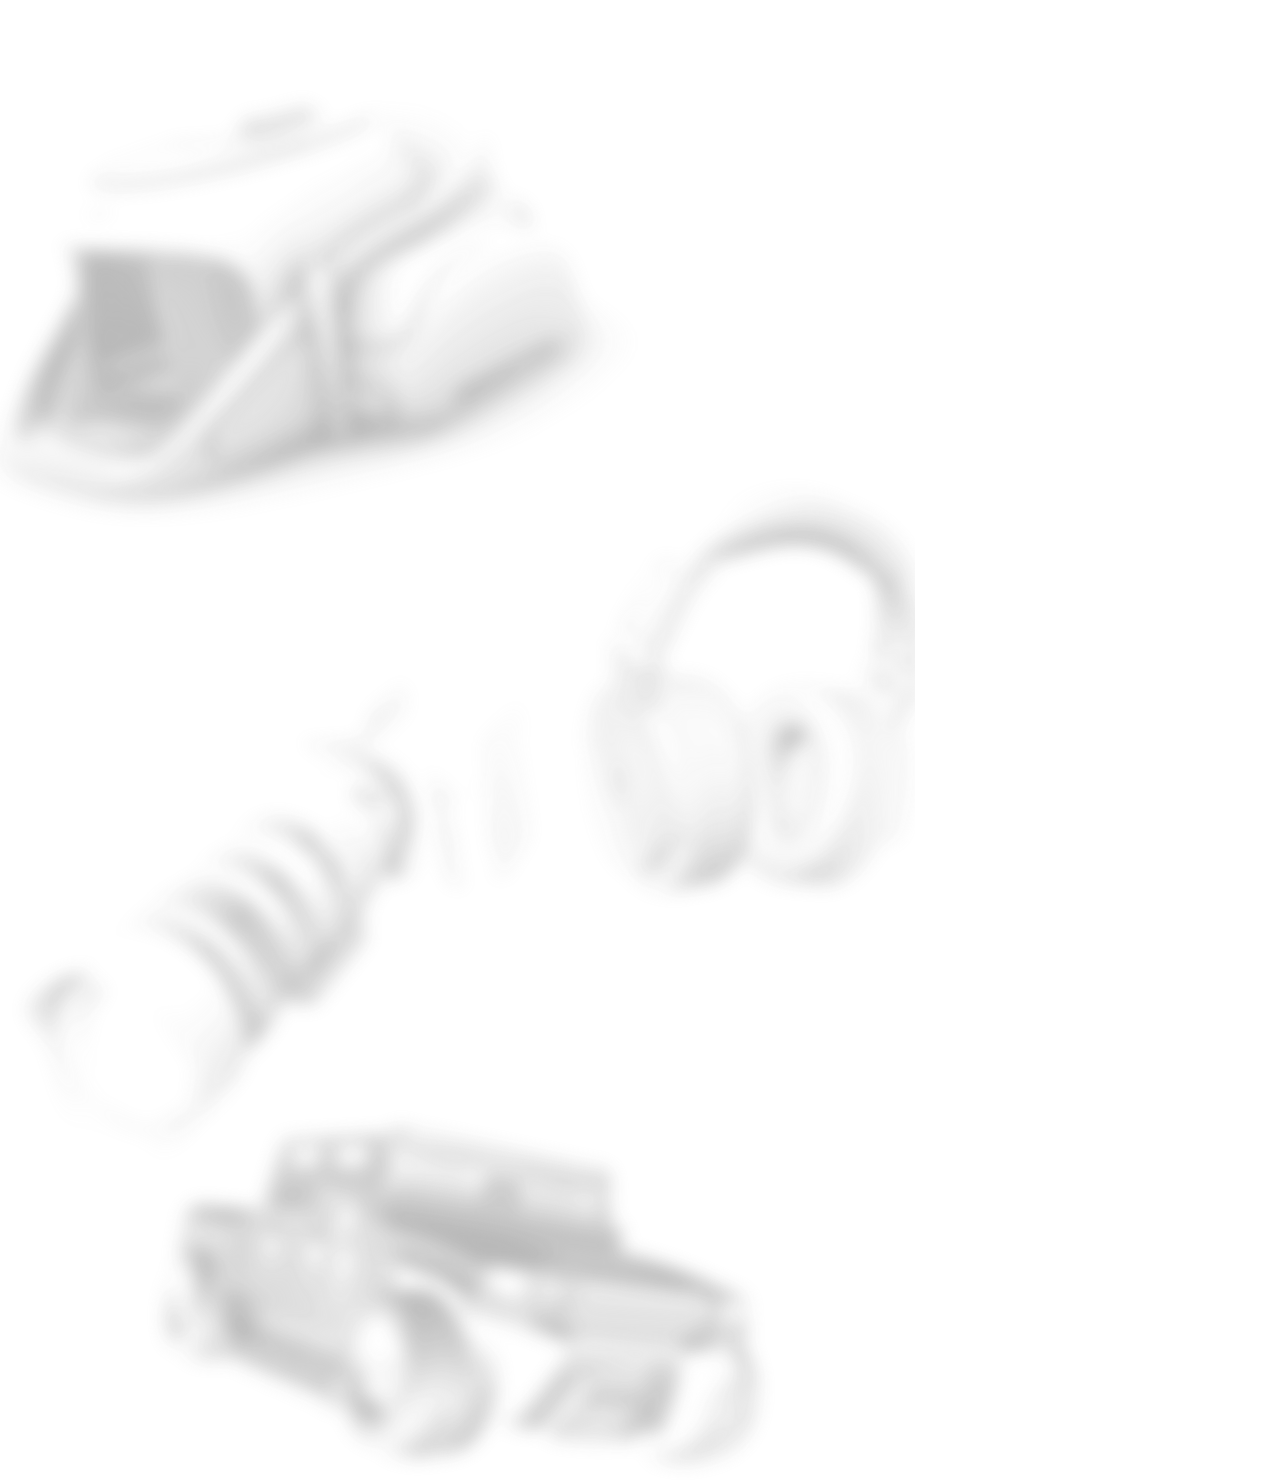
<file: _tall_preview.html>
<!DOCTYPE html><html><head><meta charset="utf-8"><style>html,body{margin:0;padding:0;background:#fff}svg{display:block;width:915px;height:1480px}</style></head><body><svg class="cover-svg cover-svg--tall" viewBox="0 0 915 1480" preserveAspectRatio="xMidYMid meet"
             role="img" aria-label="移动端封面：智能猫窝、头戴式监听耳机、模块化单反相机与越野车玩具的白模纵向散落构图">
          <defs>
            <filter id="ghostBlurT" x="-30%" y="-30%" width="160%" height="160%" color-interpolation-filters="sRGB">
              <feGaussianBlur stdDeviation="9"/>
            </filter>
          </defs>
          <g filter="url(#ghostBlurT)" opacity="0.92">
            <image href="assets/images/cover/ghost-catnest-01.png" width="691" height="407"
                   transform="translate(-59 98) rotate(-10 345.5 203.5)"/>
            <image href="assets/images/cover/ghost-headphones-01.png" width="354" height="446"
                   transform="translate(588 476) rotate(15 177.0 223.0)"/>
            <image href="assets/images/cover/ghost-dslr-01.png" width="586" height="450"
                   transform="translate(-6 687) rotate(-13 293.0 225.0)"/>
            <image href="assets/images/cover/ghost-truck-01.png" width="637" height="347"
                   transform="translate(150 1127) rotate(8 318.5 173.5)"/>
          </g>
        </svg></body></html>
</file>
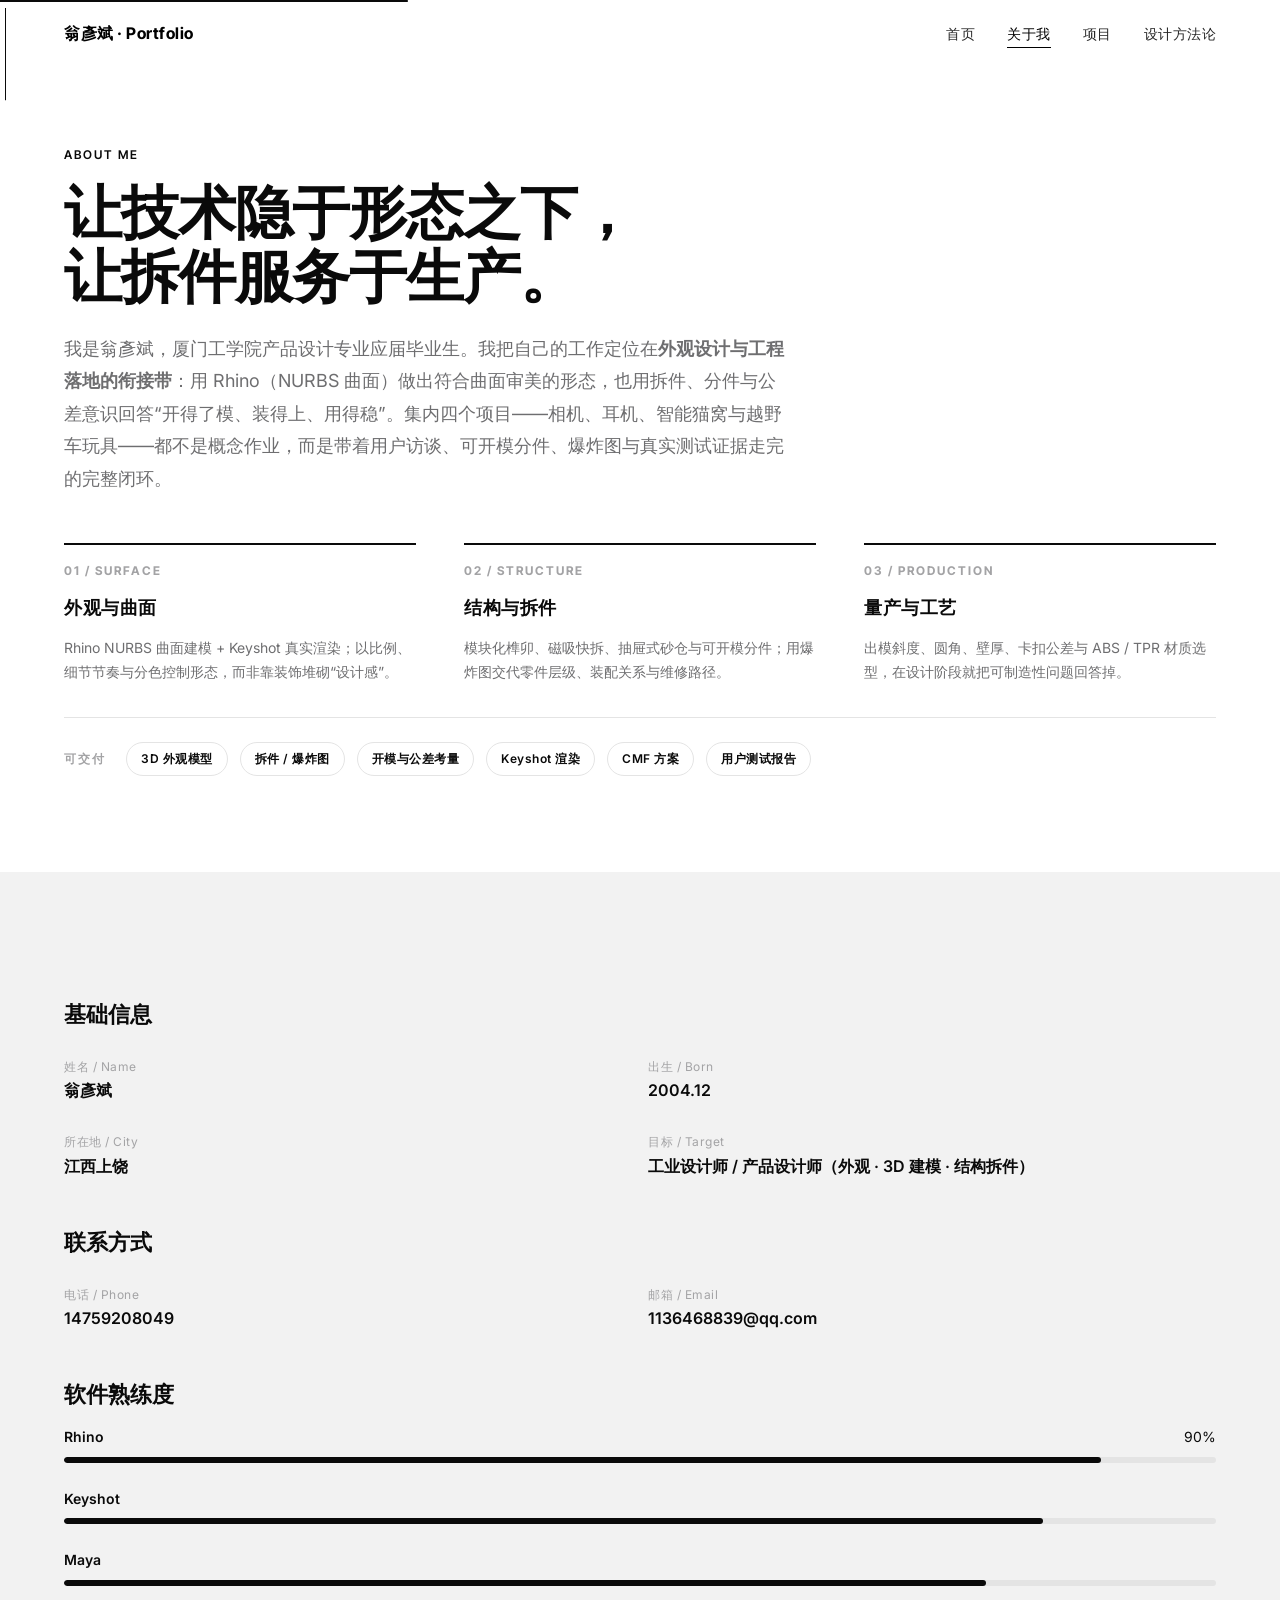
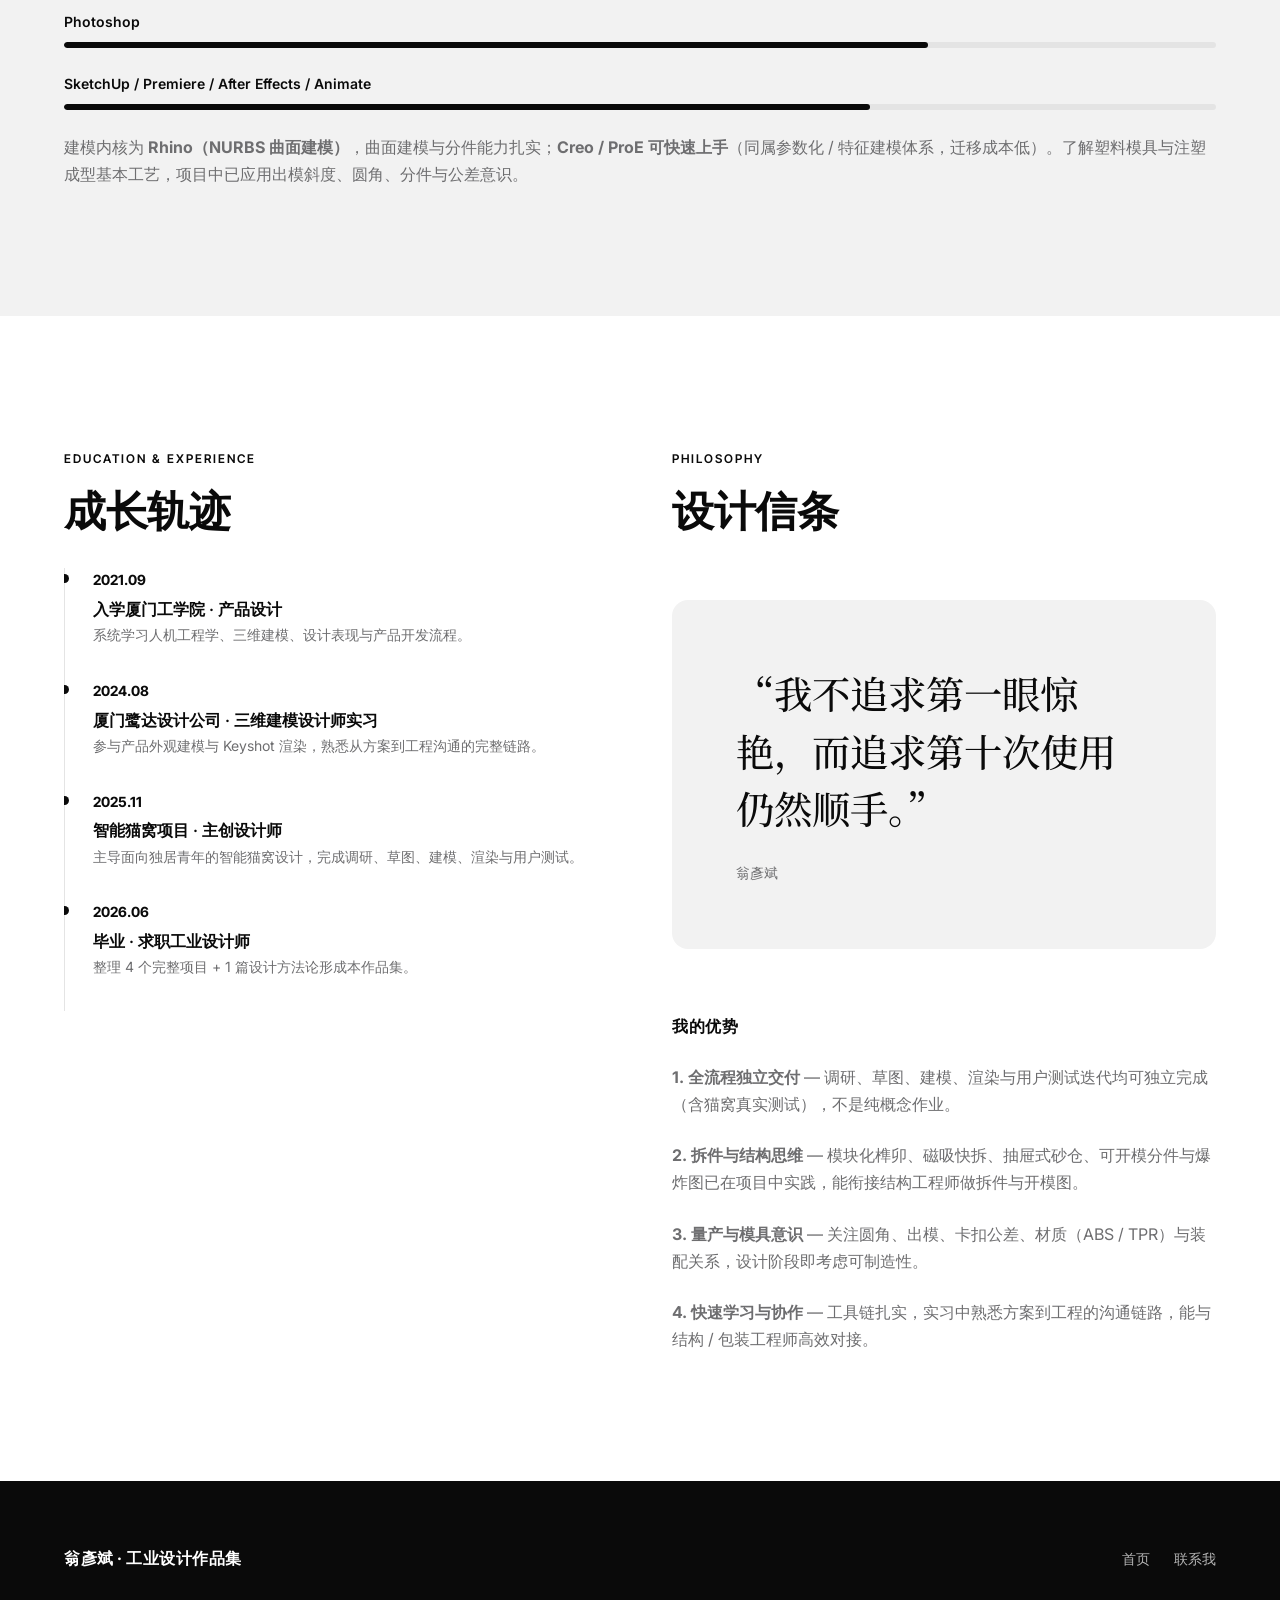
<file: about.html>
<!DOCTYPE html>
<html lang="zh-CN" data-motion="off">
<head>
  <script>
  /* 动效总开关。默认 off：JS 未执行时页面保持纯静态。
     仅在允许动效时置 on；2.5s 兜底 —— 若 js/motion.js 未就绪，立即退回静态，
     避免「内容被初始隐藏态锁死」这种不可恢复的失败。 */
  (function () {
    var ok = true;
    try { ok = !window.matchMedia('(prefers-reduced-motion: reduce)').matches; } catch (e) {}
    if (ok) document.documentElement.setAttribute('data-motion', 'on');
    setTimeout(function () {
      if (!window.__motionReady) document.documentElement.setAttribute('data-motion', 'off');
    }, 2500);
  })();
  </script>
  <meta charset="UTF-8">
  <meta name="viewport" content="width=device-width, initial-scale=1.0, viewport-fit=cover">
  <title>关于我 · 翁彥斌</title>
  <meta name="description" content="翁彥斌的个人简介、教育背景、实习经历与技能特长。">
  <link rel="preconnect" href="https://fonts.googleapis.com">
  <link rel="preconnect" href="https://fonts.gstatic.com" crossorigin>
  <link href="https://fonts.googleapis.com/css2?family=Inter:wght@300;400;500;600;700&family=Inter+Tight:wght@400;500;600;700;800&family=Noto+Serif+SC:wght@400;600;700&display=swap" rel="stylesheet">
  <link rel="stylesheet" href="css/style.css">
  <!-- 动效与交互层：与视觉系统解耦，删除这一行即可完全回退到静态版 -->
  <link rel="stylesheet" href="css/motion.css">
</head>
<body>

  <nav class="nav">
    <div class="container nav-inner">
      <a href="index.html" class="nav-logo">翁彥斌 · Portfolio</a>
      <ul class="nav-links">
        <li><a href="index.html" class="nav-link">首页</a></li>
        <li><a href="about.html" class="nav-link active">关于我</a></li>
        <li><a href="projects/offroad-toy.html" class="nav-link">项目</a></li>
        <li><a href="methodology.html" class="nav-link">设计方法论</a></li>
      </ul>
      <button class="nav-toggle" aria-label="打开菜单" aria-expanded="false"><span></span><span></span><span></span></button>
    </div>
  </nav>

  <div class="mobile-menu">
    <a href="index.html">首页</a>
    <a href="about.html">关于我</a>
    <a href="projects/offroad-toy.html">项目</a>
    <a href="methodology.html">设计方法论</a>
  </div>

  <main>
    <section class="about-hero">
      <div class="container">
        <p class="label">About Me</p>
        <h1 class="heading-1 mb-5">让技术隐于形态之下，<br>让拆件服务于生产。</h1>
        <p class="body-large max-w-3xl">我是翁彥斌，厦门工学院产品设计专业应届毕业生。我把自己的工作定位在<strong>外观设计与工程落地的衔接带</strong>：用 Rhino（NURBS 曲面）做出符合曲面审美的形态，也用拆件、分件与公差意识回答“开得了模、装得上、用得稳”。集内四个项目——相机、耳机、智能猫窝与越野车玩具——都不是概念作业，而是带着用户访谈、可开模分件、爆炸图与真实测试证据走完的完整闭环。</p>

        <!-- 能力矩阵：把"会建模"翻译成可被工程与工厂接住的三条能力线 -->
        <div class="capability-matrix">
          <div class="cap-item">
            <p class="cap-index">01 / Surface</p>
            <h3 class="cap-title">外观与曲面</h3>
            <p class="cap-desc">Rhino NURBS 曲面建模 + Keyshot 真实渲染；以比例、细节节奏与分色控制形态，而非靠装饰堆砌“设计感”。</p>
          </div>
          <div class="cap-item">
            <p class="cap-index">02 / Structure</p>
            <h3 class="cap-title">结构与拆件</h3>
            <p class="cap-desc">模块化榫卯、磁吸快拆、抽屉式砂仓与可开模分件；用爆炸图交代零件层级、装配关系与维修路径。</p>
          </div>
          <div class="cap-item">
            <p class="cap-index">03 / Production</p>
            <h3 class="cap-title">量产与工艺</h3>
            <p class="cap-desc">出模斜度、圆角、壁厚、卡扣公差与 ABS / TPR 材质选型，在设计阶段就把可制造性问题回答掉。</p>
          </div>
        </div>

        <!-- 可交付物：让评审一眼看到"我能交出什么" -->
        <div class="deliverable-strip">
          <span class="ds-label">可交付</span>
          <span class="ds-chip">3D 外观模型</span>
          <span class="ds-chip">拆件 / 爆炸图</span>
          <span class="ds-chip">开模与公差考量</span>
          <span class="ds-chip">Keyshot 渲染</span>
          <span class="ds-chip">CMF 方案</span>
          <span class="ds-chip">用户测试报告</span>
        </div>
      </div>
    </section>

    <section class="section section-warm about-info">
      <div class="container">
        <div class="about-grid about-grid-info">
          <div class="stack stack-lg">
            <div>
              <h2 class="heading-3 mb-4">基础信息</h2>
              <div class="grid-2" style="gap:var(--space-4);">
                <div>
                  <p class="caption">姓名 / Name</p>
                  <p style="font-weight:600;">翁彥斌</p>
                </div>
                <div>
                  <p class="caption">出生 / Born</p>
                  <p style="font-weight:600;">2004.12</p>
                </div>
                <div>
                  <p class="caption">所在地 / City</p>
                  <p style="font-weight:600;">江西上饶</p>
                </div>
                <div>
                  <p class="caption">目标 / Target</p>
                  <p style="font-weight:600;">工业设计师 / 产品设计师（外观 · 3D 建模 · 结构拆件）</p>
                </div>
              </div>
            </div>

            <div>
              <h2 class="heading-3 mb-4">联系方式</h2>
              <div class="grid-2" style="gap:var(--space-4);">
                <div>
                  <p class="caption">电话 / Phone</p>
                  <p style="font-weight:600;">14759208049</p>
                </div>
                <div>
                  <p class="caption">邮箱 / Email</p>
                  <p style="font-weight:600;">1136468839@qq.com</p>
                </div>
              </div>
            </div>

            <div>
              <h2 class="heading-3 mb-4">软件熟练度</h2>
              <div class="skill-bar">
                <header><span>Rhino</span><span>90%</span></header>
                <div class="skill-track"><div class="skill-fill" style="width:90%;"></div></div>
              </div>
              <div class="skill-bar">
                <header><span>Keyshot</span></header>
                <div class="skill-track"><div class="skill-fill" style="width:85%;"></div></div>
              </div>
              <div class="skill-bar">
                <header><span>Maya</span></header>
                <div class="skill-track"><div class="skill-fill" style="width:80%;"></div></div>
              </div>
              <div class="skill-bar">
                <header><span>Photoshop</span></header>
                <div class="skill-track"><div class="skill-fill" style="width:75%;"></div></div>
              </div>
              <div class="skill-bar">
                <header><span>SketchUp / Premiere / After Effects / Animate</span></header>
                <div class="skill-track"><div class="skill-fill" style="width:70%;"></div></div>
              </div>
              <p class="body-sm mt-5" style="color:var(--ink-muted);">建模内核为 <strong>Rhino（NURBS 曲面建模）</strong>，曲面建模与分件能力扎实；<strong>Creo / ProE 可快速上手</strong>（同属参数化 / 特征建模体系，迁移成本低）。了解塑料模具与注塑成型基本工艺，项目中已应用出模斜度、圆角、分件与公差意识。</p>
            </div>
          </div>
        </div>
      </div>
    </section>

    <section class="section">
      <div class="container">
        <div class="grid-2 gap-xl">
          <div>
            <p class="label">Education & Experience</p>
            <h2 class="heading-2 mb-6">成长轨迹</h2>
            <ul class="timeline-list">
              <li>
                <p class="timeline-year">2021.09</p>
                <p class="timeline-title">入学厦门工学院 · 产品设计</p>
                <p class="timeline-desc">系统学习人机工程学、三维建模、设计表现与产品开发流程。</p>
              </li>
              <li>
                <p class="timeline-year">2024.08</p>
                <p class="timeline-title">厦门鹭达设计公司 · 三维建模设计师实习</p>
                <p class="timeline-desc">参与产品外观建模与 Keyshot 渲染，熟悉从方案到工程沟通的完整链路。</p>
              </li>
              <li>
                <p class="timeline-year">2025.11</p>
                <p class="timeline-title">智能猫窝项目 · 主创设计师</p>
                <p class="timeline-desc">主导面向独居青年的智能猫窝设计，完成调研、草图、建模、渲染与用户测试。</p>
              </li>
              <li>
                <p class="timeline-year">2026.06</p>
                <p class="timeline-title">毕业 · 求职工业设计师</p>
                <p class="timeline-desc">整理 4 个完整项目 + 1 篇设计方法论形成本作品集。</p>
              </li>
            </ul>
          </div>

          <div>
            <p class="label">Philosophy</p>
            <h2 class="heading-2 mb-6">设计信条</h2>
            <div class="quote-block">
              <p>“我不追求第一眼惊艳，而追求第十次使用仍然顺手。”</p>
              <cite>翁彥斌</cite>
            </div>
            <div class="stack stack-md" style="margin-top:var(--space-7);">
              <h3 class="heading-4">我的优势</h3>
              <p class="body"><strong>1. 全流程独立交付</strong> — 调研、草图、建模、渲染与用户测试迭代均可独立完成（含猫窝真实测试），不是纯概念作业。</p>
              <p class="body"><strong>2. 拆件与结构思维</strong> — 模块化榫卯、磁吸快拆、抽屉式砂仓、可开模分件与爆炸图已在项目中实践，能衔接结构工程师做拆件与开模图。</p>
              <p class="body"><strong>3. 量产与模具意识</strong> — 关注圆角、出模、卡扣公差、材质（ABS / TPR）与装配关系，设计阶段即考虑可制造性。</p>
              <p class="body"><strong>4. 快速学习与协作</strong> — 工具链扎实，实习中熟悉方案到工程的沟通链路，能与结构 / 包装工程师高效对接。</p>
            </div>
          </div>
        </div>
      </div>
    </section>


  </main>

  <footer class="footer">
    <div class="container footer-inner">
      <span class="footer-name">翁彥斌 · 工业设计作品集</span>
      <div class="footer-links">
        <a href="index.html">首页</a>
        <a href="mailto:1136468839@qq.com">联系我</a>
      </div>
    </div>
  </footer>

  <script src="js/main.js"></script>
  <!-- 动效引擎：零依赖，需置于 main.js 之后（不接管导航与灯箱的状态机） -->
  <script src="js/motion.js"></script>
</body>
</html>
</file>
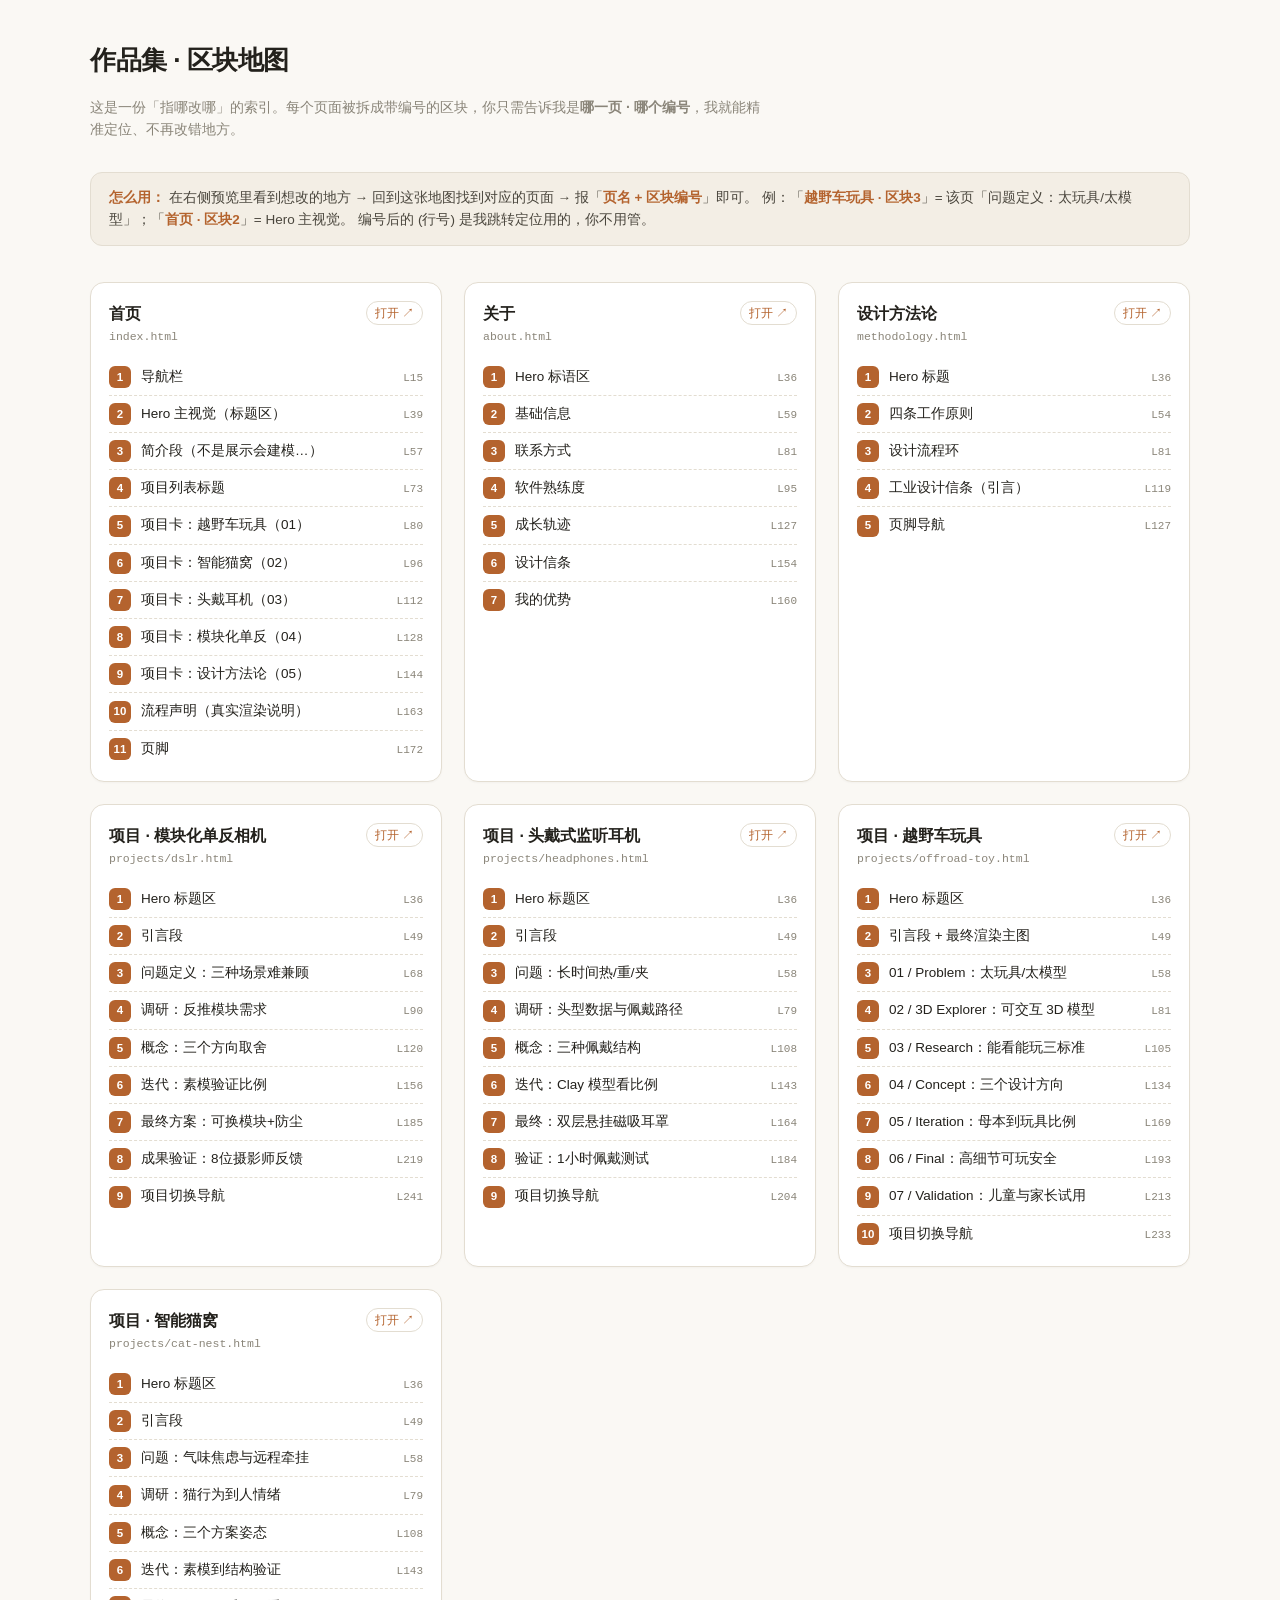
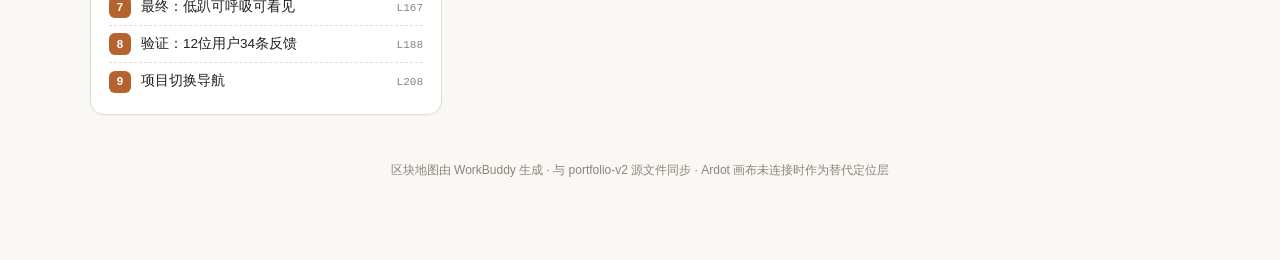
<file: edit-map.html>
<!DOCTYPE html>
<html lang="zh-CN">
<head>
<meta charset="UTF-8">
<meta name="viewport" content="width=device-width, initial-scale=1.0, viewport-fit=cover">
<title>作品集 · 区块地图（指哪改哪）</title>
<style>
  :root{
    --bg:#faf8f4; --warm:#f3eee5; --ink:#23211c; --sub:#8a8579;
    --line:#e3ddd1; --accent:#b4632e; --chip:#fff; --chip-line:#e3ddd1;
  }
  *{box-sizing:border-box}
  body{margin:0;font-family:-apple-system,"PingFang SC","Microsoft YaHei",sans-serif;
    background:var(--bg);color:var(--ink);line-height:1.6;padding:40px 24px 80px}
  .wrap{max-width:1100px;margin:0 auto}
  header{margin-bottom:32px}
  h1{font-size:26px;margin:0 0 6px;letter-spacing:-.5px}
  .lead{color:var(--sub);font-size:14px;max-width:680px}
  .how{background:var(--warm);border:1px solid var(--line);border-radius:12px;
    padding:14px 18px;margin:18px 0 36px;font-size:13.5px;color:#4a463d}
  .how b{color:var(--accent)}
  .grid{display:grid;grid-template-columns:repeat(auto-fill,minmax(330px,1fr));gap:22px}
  .card{background:var(--chip);border:1px solid var(--chip-line);border-radius:14px;
    padding:18px 18px 14px;box-shadow:0 1px 2px rgba(0,0,0,.03)}
  .card h2{font-size:16px;margin:0 0 2px}
  .card .file{font-size:11.5px;color:var(--sub);margin-bottom:12px;
    font-family:ui-monospace,SFMono-Regular,Menlo,monospace}
  .card a.open{font-size:11.5px;color:var(--accent);text-decoration:none;
    border:1px solid var(--line);padding:2px 8px;border-radius:20px;float:right}
  .card a.open:hover{background:var(--warm)}
  ol{list-style:none;margin:0;padding:0;counter-reset:b}
  ol li{counter-increment:b;display:flex;align-items:baseline;gap:10px;
    padding:7px 0;border-top:1px dashed var(--line);font-size:13.5px}
  ol li:first-child{border-top:none}
  ol li::before{content:counter(b);flex:0 0 22px;height:22px;background:var(--accent);
    color:#fff;border-radius:6px;display:flex;align-items:center;justify-content:center;
    font-size:11.5px;font-weight:600}
  .bname{flex:1}
  .ln{color:var(--sub);font-size:11px;font-family:ui-monospace,Menlo,monospace;flex:0 0 auto}
  footer{margin-top:46px;color:var(--sub);font-size:12px;text-align:center}
</style>
</head>
<body>
<div class="wrap">
  <header>
    <h1>作品集 · 区块地图</h1>
    <p class="lead">这是一份「指哪改哪」的索引。每个页面被拆成带编号的区块，你只需告诉我是<b>哪一页 · 哪个编号</b>，我就能精准定位、不再改错地方。</p>
  </header>

  <div class="how">
    <b>怎么用：</b> 在右侧预览里看到想改的地方 → 回到这张地图找到对应的页面 → 报「<b>页名 + 区块编号</b>」即可。
    例：「<b>越野车玩具 · 区块3</b>」= 该页「问题定义：太玩具/太模型」；「<b>首页 · 区块2</b>」= Hero 主视觉。
    编号后的 (行号) 是我跳转定位用的，你不用管。
  </div>

  <div class="grid">

    <div class="card">
      <a class="open" href="index.html" target="_blank">打开 ↗</a>
      <h2>首页</h2>
      <div class="file">index.html</div>
      <ol>
        <li><span class="bname">导航栏</span><span class="ln">L15</span></li>
        <li><span class="bname">Hero 主视觉（标题区）</span><span class="ln">L39</span></li>
        <li><span class="bname">简介段（不是展示会建模…）</span><span class="ln">L57</span></li>
        <li><span class="bname">项目列表标题</span><span class="ln">L73</span></li>
        <li><span class="bname">项目卡：越野车玩具（01）</span><span class="ln">L80</span></li>
        <li><span class="bname">项目卡：智能猫窝（02）</span><span class="ln">L96</span></li>
        <li><span class="bname">项目卡：头戴耳机（03）</span><span class="ln">L112</span></li>
        <li><span class="bname">项目卡：模块化单反（04）</span><span class="ln">L128</span></li>
        <li><span class="bname">项目卡：设计方法论（05）</span><span class="ln">L144</span></li>
        <li><span class="bname">流程声明（真实渲染说明）</span><span class="ln">L163</span></li>
        <li><span class="bname">页脚</span><span class="ln">L172</span></li>
      </ol>
    </div>

    <div class="card">
      <a class="open" href="about.html" target="_blank">打开 ↗</a>
      <h2>关于</h2>
      <div class="file">about.html</div>
      <ol>
        <li><span class="bname">Hero 标语区</span><span class="ln">L36</span></li>
        <li><span class="bname">基础信息</span><span class="ln">L59</span></li>
        <li><span class="bname">联系方式</span><span class="ln">L81</span></li>
        <li><span class="bname">软件熟练度</span><span class="ln">L95</span></li>
        <li><span class="bname">成长轨迹</span><span class="ln">L127</span></li>
        <li><span class="bname">设计信条</span><span class="ln">L154</span></li>
        <li><span class="bname">我的优势</span><span class="ln">L160</span></li>
      </ol>
    </div>

    <div class="card">
      <a class="open" href="methodology.html" target="_blank">打开 ↗</a>
      <h2>设计方法论</h2>
      <div class="file">methodology.html</div>
      <ol>
        <li><span class="bname">Hero 标题</span><span class="ln">L36</span></li>
        <li><span class="bname">四条工作原则</span><span class="ln">L54</span></li>
        <li><span class="bname">设计流程环</span><span class="ln">L81</span></li>
        <li><span class="bname">工业设计信条（引言）</span><span class="ln">L119</span></li>
        <li><span class="bname">页脚导航</span><span class="ln">L127</span></li>
      </ol>
    </div>

    <div class="card">
      <a class="open" href="projects/dslr.html" target="_blank">打开 ↗</a>
      <h2>项目 · 模块化单反相机</h2>
      <div class="file">projects/dslr.html</div>
      <ol>
        <li><span class="bname">Hero 标题区</span><span class="ln">L36</span></li>
        <li><span class="bname">引言段</span><span class="ln">L49</span></li>
        <li><span class="bname">问题定义：三种场景难兼顾</span><span class="ln">L68</span></li>
        <li><span class="bname">调研：反推模块需求</span><span class="ln">L90</span></li>
        <li><span class="bname">概念：三个方向取舍</span><span class="ln">L120</span></li>
        <li><span class="bname">迭代：素模验证比例</span><span class="ln">L156</span></li>
        <li><span class="bname">最终方案：可换模块+防尘</span><span class="ln">L185</span></li>
        <li><span class="bname">成果验证：8位摄影师反馈</span><span class="ln">L219</span></li>
        <li><span class="bname">项目切换导航</span><span class="ln">L241</span></li>
      </ol>
    </div>

    <div class="card">
      <a class="open" href="projects/headphones.html" target="_blank">打开 ↗</a>
      <h2>项目 · 头戴式监听耳机</h2>
      <div class="file">projects/headphones.html</div>
      <ol>
        <li><span class="bname">Hero 标题区</span><span class="ln">L36</span></li>
        <li><span class="bname">引言段</span><span class="ln">L49</span></li>
        <li><span class="bname">问题：长时间热/重/夹</span><span class="ln">L58</span></li>
        <li><span class="bname">调研：头型数据与佩戴路径</span><span class="ln">L79</span></li>
        <li><span class="bname">概念：三种佩戴结构</span><span class="ln">L108</span></li>
        <li><span class="bname">迭代：Clay 模型看比例</span><span class="ln">L143</span></li>
        <li><span class="bname">最终：双层悬挂磁吸耳罩</span><span class="ln">L164</span></li>
        <li><span class="bname">验证：1小时佩戴测试</span><span class="ln">L184</span></li>
        <li><span class="bname">项目切换导航</span><span class="ln">L204</span></li>
      </ol>
    </div>

    <div class="card">
      <a class="open" href="projects/offroad-toy.html" target="_blank">打开 ↗</a>
      <h2>项目 · 越野车玩具</h2>
      <div class="file">projects/offroad-toy.html</div>
      <ol>
        <li><span class="bname">Hero 标题区</span><span class="ln">L36</span></li>
        <li><span class="bname">引言段 + 最终渲染主图</span><span class="ln">L49</span></li>
        <li><span class="bname">01 / Problem：太玩具/太模型</span><span class="ln">L58</span></li>
        <li><span class="bname">02 / 3D Explorer：可交互 3D 模型</span><span class="ln">L81</span></li>
        <li><span class="bname">03 / Research：能看能玩三标准</span><span class="ln">L105</span></li>
        <li><span class="bname">04 / Concept：三个设计方向</span><span class="ln">L134</span></li>
        <li><span class="bname">05 / Iteration：母本到玩具比例</span><span class="ln">L169</span></li>
        <li><span class="bname">06 / Final：高细节可玩安全</span><span class="ln">L193</span></li>
        <li><span class="bname">07 / Validation：儿童与家长试用</span><span class="ln">L213</span></li>
        <li><span class="bname">项目切换导航</span><span class="ln">L233</span></li>
      </ol>
    </div>

    <div class="card">
      <a class="open" href="projects/cat-nest.html" target="_blank">打开 ↗</a>
      <h2>项目 · 智能猫窝</h2>
      <div class="file">projects/cat-nest.html</div>
      <ol>
        <li><span class="bname">Hero 标题区</span><span class="ln">L36</span></li>
        <li><span class="bname">引言段</span><span class="ln">L49</span></li>
        <li><span class="bname">问题：气味焦虑与远程牵挂</span><span class="ln">L58</span></li>
        <li><span class="bname">调研：猫行为到人情绪</span><span class="ln">L79</span></li>
        <li><span class="bname">概念：三个方案姿态</span><span class="ln">L108</span></li>
        <li><span class="bname">迭代：素模到结构验证</span><span class="ln">L143</span></li>
        <li><span class="bname">最终：低趴可呼吸可看见</span><span class="ln">L167</span></li>
        <li><span class="bname">验证：12位用户34条反馈</span><span class="ln">L188</span></li>
        <li><span class="bname">项目切换导航</span><span class="ln">L208</span></li>
      </ol>
    </div>

  </div>

  <footer>区块地图由 WorkBuddy 生成 · 与 portfolio-v2 源文件同步 · Ardot 画布未连接时作为替代定位层</footer>
</div>
</body>
</html>
</file>
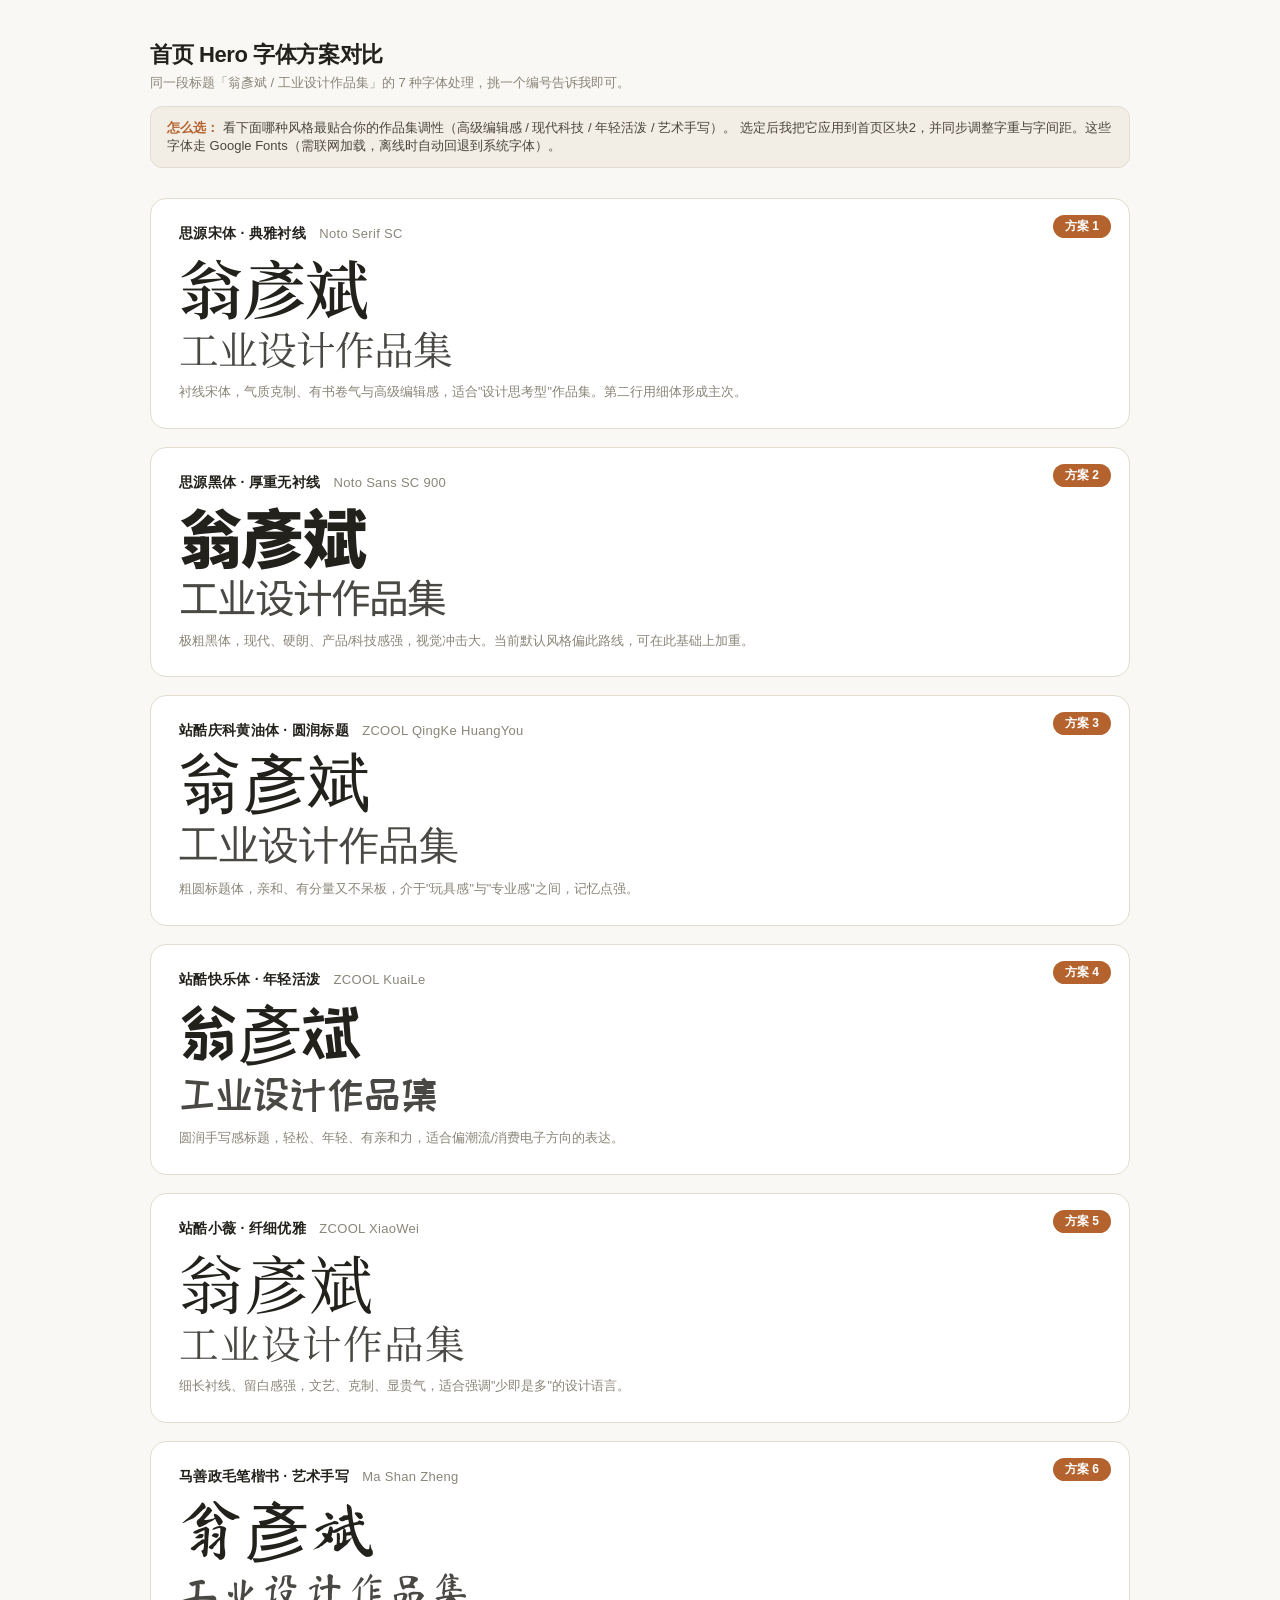
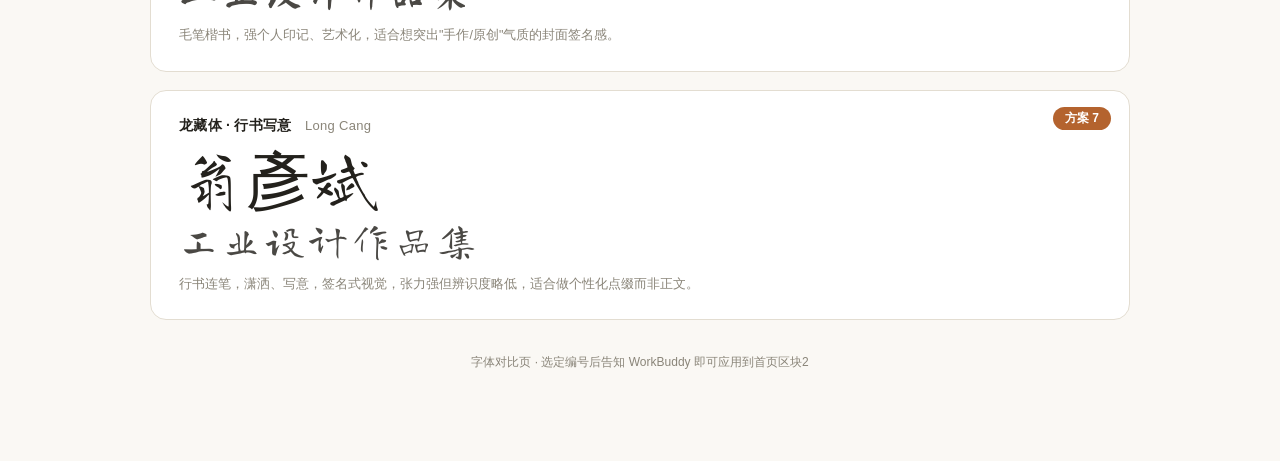
<file: font-options.html>
<!DOCTYPE html>
<html lang="zh-CN">
<head>
<meta charset="UTF-8">
<meta name="viewport" content="width=device-width, initial-scale=1.0, viewport-fit=cover">
<title>首页 Hero 字体方案对比</title>
<link rel="preconnect" href="https://fonts.googleapis.com">
<link rel="preconnect" href="https://fonts.gstatic.com" crossorigin>
<link href="https://fonts.googleapis.com/css2?family=Noto+Serif+SC:wght@400;600;900&family=Noto+Sans+SC:wght@400;700;900&family=ZCOOL+KuaiLe&family=ZCOOL+XiaoWei&family=ZCOOL+QingKe+HuangYou&family=Ma+Shan+Zheng&family=Long+Cang&display=swap" rel="stylesheet">
<style>
  :root{--bg:#faf8f4;--warm:#f3eee5;--ink:#23211c;--sub:#8a8579;--line:#e3ddd1;--accent:#b4632e}
  *{box-sizing:border-box}
  body{margin:0;font-family:-apple-system,"PingFang SC","Microsoft YaHei",sans-serif;
    background:var(--bg);color:var(--ink);padding:40px 22px 90px}
  .wrap{max-width:980px;margin:0 auto}
  h1.page{font-size:22px;margin:0 0 4px;letter-spacing:-.4px}
  .note{color:var(--sub);font-size:13px;margin:0 0 8px}
  .hint{background:var(--warm);border:1px solid var(--line);border-radius:12px;
    padding:12px 16px;font-size:13px;color:#4a463d;margin:14px 0 30px}
  .hint b{color:var(--accent)}
  .opt{background:#fff;border:1px solid var(--line);border-radius:16px;
    padding:26px 28px;margin-bottom:18px;position:relative}
  .tag{position:absolute;top:16px;right:18px;font-size:12px;color:#fff;background:var(--accent);
    border-radius:20px;padding:3px 12px;font-weight:600}
  .name{font-size:13px;color:var(--sub);margin-bottom:10px;letter-spacing:.3px}
  .name b{color:var(--ink);font-size:14px}
  .sample{font-size:clamp(34px,6vw,64px);line-height:1.06;margin:0}
  .sample .sub{font-weight:400;opacity:.82;font-size:.62em;display:block;margin-top:6px}
  .desc{margin:14px 0 0;font-size:12.5px;color:var(--sub);line-height:1.5}
  /* typeface assignments */
  .t-serif{font-family:'Noto Serif SC','Songti SC',SimSun,serif;font-weight:600;letter-spacing:-1px}
  .t-black{font-family:'Noto Sans SC','PingFang SC','Microsoft YaHei',sans-serif;font-weight:900;letter-spacing:-2px}
  .t-butter{font-family:'ZCOOL QingKe HuangYou','Microsoft YaHei',sans-serif;letter-spacing:0}
  .t-happy{font-family:'ZCOOL KuaiLe','Microsoft YaHei',sans-serif;letter-spacing:0}
  .t-xiaowei{font-family:'ZCOOL XiaoWei','Noto Serif SC',serif;letter-spacing:1px}
  .t-brush{font-family:'Ma Shan Zheng','KaiTi','STKaiti',cursive;font-weight:400;letter-spacing:2px}
  .t-running{font-family:'Long Cang','KaiTi',cursive;font-weight:400;letter-spacing:3px}
  footer{margin-top:34px;text-align:center;color:var(--sub);font-size:12px}
</style>
</head>
<body>
<div class="wrap">
  <h1 class="page">首页 Hero 字体方案对比</h1>
  <p class="note">同一段标题「翁彥斌 / 工业设计作品集」的 7 种字体处理，挑一个编号告诉我即可。</p>
  <div class="hint">
    <b>怎么选：</b> 看下面哪种风格最贴合你的作品集调性（高级编辑感 / 现代科技 / 年轻活泼 / 艺术手写）。
    选定后我把它应用到首页区块2，并同步调整字重与字间距。这些字体走 Google Fonts（需联网加载，离线时自动回退到系统字体）。
  </div>

  <div class="opt">
    <span class="tag">方案 1</span>
    <div class="name"><b>思源宋体 · 典雅衬线</b>　Noto Serif SC</div>
    <p class="sample t-serif">翁彥斌<span class="sub">工业设计作品集</span></p>
    <p class="desc">衬线宋体，气质克制、有书卷气与高级编辑感，适合"设计思考型"作品集。第二行用细体形成主次。</p>
  </div>

  <div class="opt">
    <span class="tag">方案 2</span>
    <div class="name"><b>思源黑体 · 厚重无衬线</b>　Noto Sans SC 900</div>
    <p class="sample t-black">翁彥斌<span class="sub">工业设计作品集</span></p>
    <p class="desc">极粗黑体，现代、硬朗、产品/科技感强，视觉冲击大。当前默认风格偏此路线，可在此基础上加重。</p>
  </div>

  <div class="opt">
    <span class="tag">方案 3</span>
    <div class="name"><b>站酷庆科黄油体 · 圆润标题</b>　ZCOOL QingKe HuangYou</div>
    <p class="sample t-butter">翁彥斌<span class="sub">工业设计作品集</span></p>
    <p class="desc">粗圆标题体，亲和、有分量又不呆板，介于"玩具感"与"专业感"之间，记忆点强。</p>
  </div>

  <div class="opt">
    <span class="tag">方案 4</span>
    <div class="name"><b>站酷快乐体 · 年轻活泼</b>　ZCOOL KuaiLe</div>
    <p class="sample t-happy">翁彥斌<span class="sub">工业设计作品集</span></p>
    <p class="desc">圆润手写感标题，轻松、年轻、有亲和力，适合偏潮流/消费电子方向的表达。</p>
  </div>

  <div class="opt">
    <span class="tag">方案 5</span>
    <div class="name"><b>站酷小薇 · 纤细优雅</b>　ZCOOL XiaoWei</div>
    <p class="sample t-xiaowei">翁彥斌<span class="sub">工业设计作品集</span></p>
    <p class="desc">细长衬线、留白感强，文艺、克制、显贵气，适合强调"少即是多"的设计语言。</p>
  </div>

  <div class="opt">
    <span class="tag">方案 6</span>
    <div class="name"><b>马善政毛笔楷书 · 艺术手写</b>　Ma Shan Zheng</div>
    <p class="sample t-brush">翁彥斌<span class="sub">工业设计作品集</span></p>
    <p class="desc">毛笔楷书，强个人印记、艺术化，适合想突出"手作/原创"气质的封面签名感。</p>
  </div>

  <div class="opt">
    <span class="tag">方案 7</span>
    <div class="name"><b>龙藏体 · 行书写意</b>　Long Cang</div>
    <p class="sample t-running">翁彥斌<span class="sub">工业设计作品集</span></p>
    <p class="desc">行书连笔，潇洒、写意，签名式视觉，张力强但辨识度略低，适合做个性化点缀而非正文。</p>
  </div>

  <footer>字体对比页 · 选定编号后告知 WorkBuddy 即可应用到首页区块2</footer>
</div>
</body>
</html>
</file>
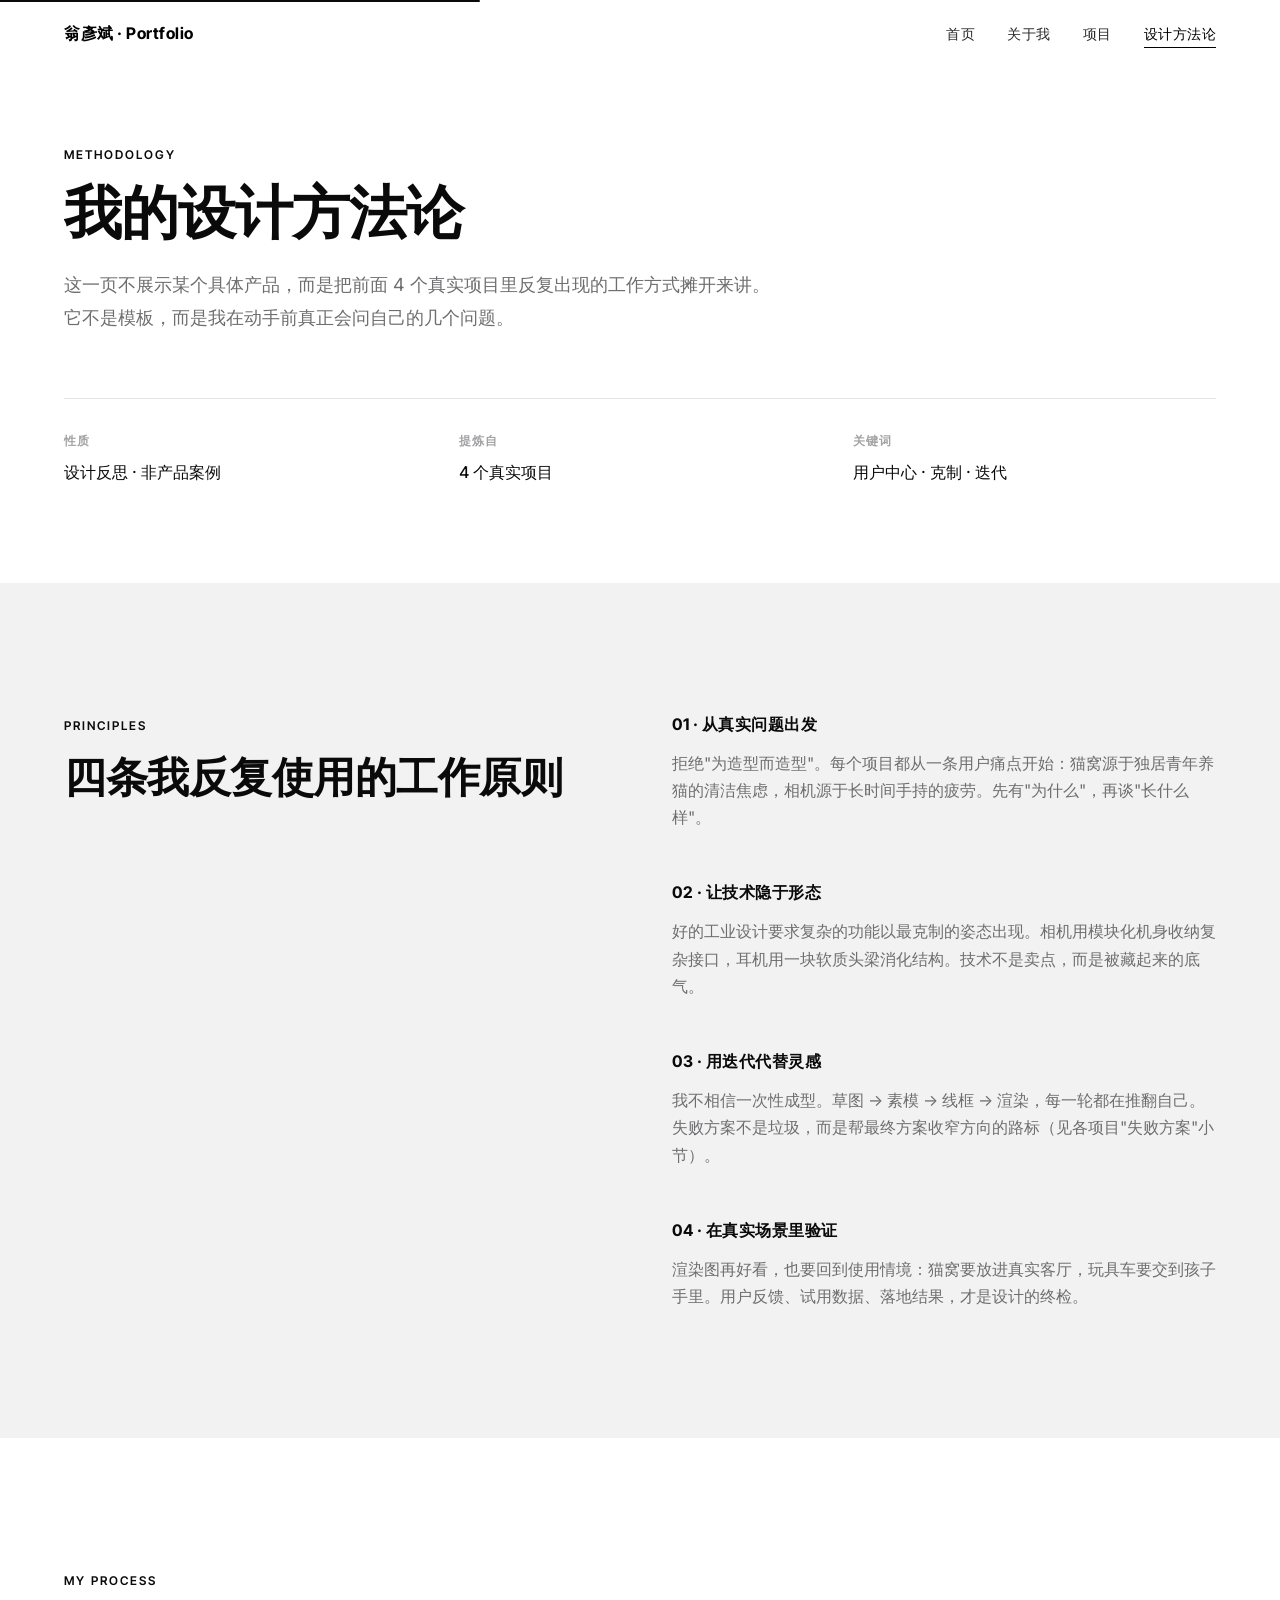
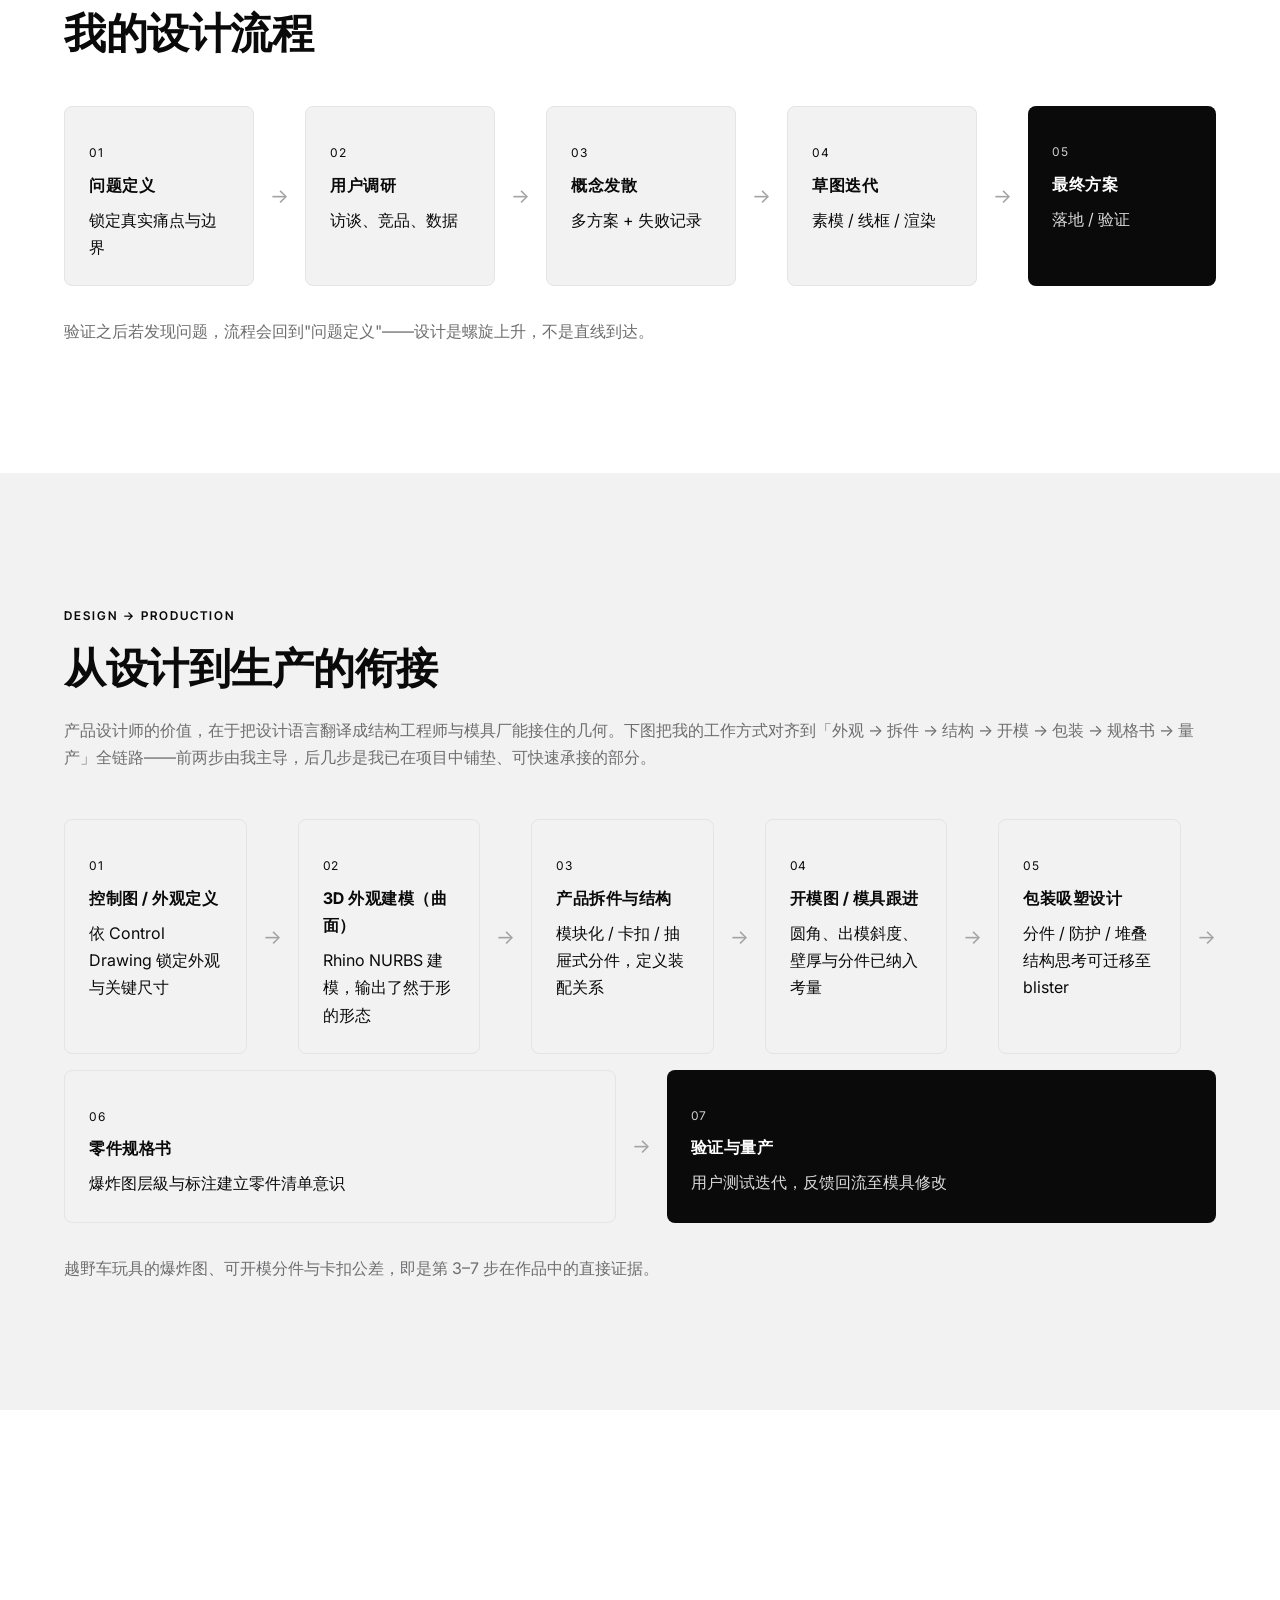
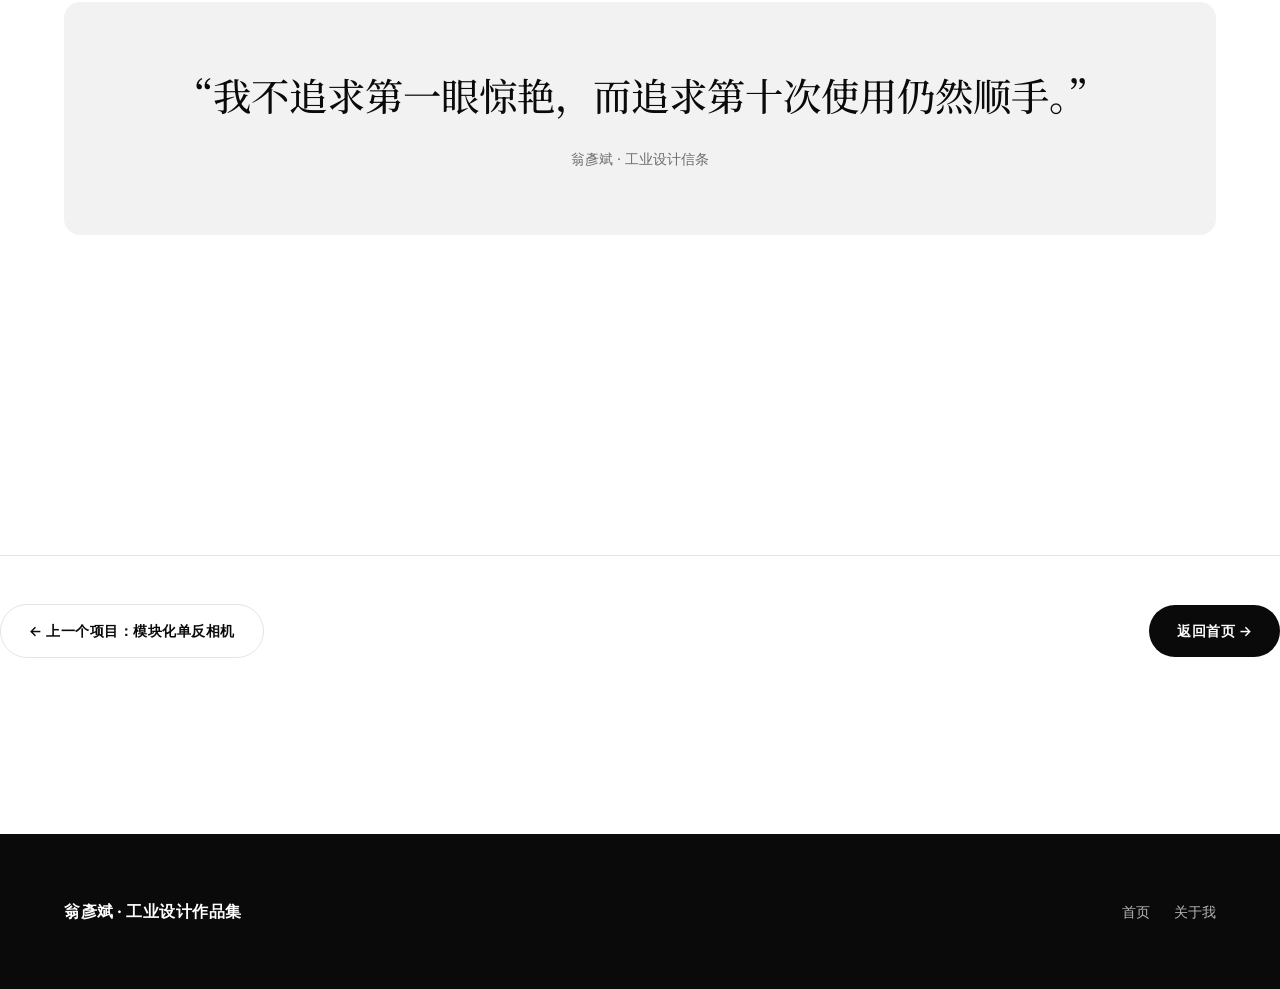
<file: methodology.html>
<!DOCTYPE html>
<html lang="zh-CN" data-motion="off">
<head>
  <script>
  /* 动效总开关。默认 off：JS 未执行时页面保持纯静态。
     仅在允许动效时置 on；2.5s 兜底 —— 若 js/motion.js 未就绪，立即退回静态，
     避免「内容被初始隐藏态锁死」这种不可恢复的失败。 */
  (function () {
    var ok = true;
    try { ok = !window.matchMedia('(prefers-reduced-motion: reduce)').matches; } catch (e) {}
    if (ok) document.documentElement.setAttribute('data-motion', 'on');
    setTimeout(function () {
      if (!window.__motionReady) document.documentElement.setAttribute('data-motion', 'off');
    }, 2500);
  })();
  </script>
  <meta charset="UTF-8">
  <meta name="viewport" content="width=device-width, initial-scale=1.0, viewport-fit=cover">
  <title>设计方法论 · 翁彥斌</title>
  <meta name="description" content="翁彥斌从 4 个真实项目中提炼出的工业设计方法论：从真实问题出发、让技术隐于形态、用迭代代替灵感、在真实场景里验证。">
  <link rel="preconnect" href="https://fonts.googleapis.com">
  <link rel="preconnect" href="https://fonts.gstatic.com" crossorigin>
  <link href="https://fonts.googleapis.com/css2?family=Inter:wght@300;400;500;600;700&family=Inter+Tight:wght@400;500;600;700;800&family=Noto+Serif+SC:wght@400;600;700&display=swap" rel="stylesheet">
  <link rel="stylesheet" href="css/style.css">
  <!-- 动效与交互层：与视觉系统解耦，删除这一行即可完全回退到静态版 -->
  <link rel="stylesheet" href="css/motion.css">
</head>
<body>

  <nav class="nav">
    <div class="container nav-inner">
      <a href="index.html" class="nav-logo">翁彥斌 · Portfolio</a>
      <ul class="nav-links">
        <li><a href="index.html" class="nav-link">首页</a></li>
        <li><a href="about.html" class="nav-link">关于我</a></li>
        <li><a href="projects/offroad-toy.html" class="nav-link">项目</a></li>
        <li><a href="methodology.html" class="nav-link active">设计方法论</a></li>
      </ul>
      <button class="nav-toggle" aria-label="打开菜单" aria-expanded="false"><span></span><span></span><span></span></button>
    </div>
  </nav>

  <div class="mobile-menu">
    <a href="index.html">首页</a>
    <a href="about.html">关于我</a>
    <a href="projects/offroad-toy.html">项目</a>
    <a href="methodology.html">设计方法论</a>
  </div>

  <main>
    <section class="project-hero">
      <div class="container">
        <p class="label">Methodology</p>
        <h1 class="heading-1">我的设计方法论</h1>
        <p class="body-large max-w-3xl mt-5">这一页不展示某个具体产品，而是把前面 4 个真实项目里反复出现的工作方式摊开来讲。它不是模板，而是我在动手前真正会问自己的几个问题。</p>
        <div class="project-meta-grid">
          <div class="meta-item"><dt>性质</dt><dd>设计反思 · 非产品案例</dd></div>
          <div class="meta-item"><dt>提炼自</dt><dd>4 个真实项目</dd></div>
          <div class="meta-item"><dt>关键词</dt><dd>用户中心 · 克制 · 迭代</dd></div>
        </div>
      </div>
    </section>

    <section class="section section-warm">
      <div class="container">
        <div class="grid-2 gap-xl">
          <div>
            <p class="label">Principles</p>
            <h2 class="heading-2">四条我反复使用的工作原则</h2>
          </div>
          <div class="stack stack-lg">
            <div>
              <h3 class="heading-4" style="color:var(--accent);">01 · 从真实问题出发</h3>
              <p class="body mt-3">拒绝"为造型而造型"。每个项目都从一条用户痛点开始：猫窝源于独居青年养猫的清洁焦虑，相机源于长时间手持的疲劳。先有"为什么"，再谈"长什么样"。</p>
            </div>
            <div>
              <h3 class="heading-4" style="color:var(--accent);">02 · 让技术隐于形态</h3>
              <p class="body mt-3">好的工业设计要求复杂的功能以最克制的姿态出现。相机用模块化机身收纳复杂接口，耳机用一块软质头梁消化结构。技术不是卖点，而是被藏起来的底气。</p>
            </div>
            <div>
              <h3 class="heading-4" style="color:var(--accent);">03 · 用迭代代替灵感</h3>
              <p class="body mt-3">我不相信一次性成型。草图 → 素模 → 线框 → 渲染，每一轮都在推翻自己。失败方案不是垃圾，而是帮最终方案收窄方向的路标（见各项目"失败方案"小节）。</p>
            </div>
            <div>
              <h3 class="heading-4" style="color:var(--accent);">04 · 在真实场景里验证</h3>
              <p class="body mt-3">渲染图再好看，也要回到使用情境：猫窝要放进真实客厅，玩具车要交到孩子手里。用户反馈、试用数据、落地结果，才是设计的终检。</p>
            </div>
          </div>
        </div>
      </div>
    </section>

    <section class="section">
      <div class="container">
        <p class="label">My Process</p>
        <h2 class="heading-2 mb-7">我的设计流程</h2>
        <div style="display:flex; flex-wrap:wrap; gap:var(--space-4); align-items:stretch;">
          <div style="flex:1; min-width:150px; background:var(--bg-warm); border:1px solid var(--hairline); border-radius:var(--radius-md); padding:var(--space-5);">
            <p class="caption" style="color:var(--accent);">01</p>
            <h4 class="heading-4 mt-2">问题定义</h4>
            <p class="body-sm mt-2">锁定真实痛点与边界</p>
          </div>
          <div style="display:flex; align-items:center; color:var(--ink-subtle); font-size:20px;">→</div>
          <div style="flex:1; min-width:150px; background:var(--bg-warm); border:1px solid var(--hairline); border-radius:var(--radius-md); padding:var(--space-5);">
            <p class="caption" style="color:var(--accent);">02</p>
            <h4 class="heading-4 mt-2">用户调研</h4>
            <p class="body-sm mt-2">访谈、竞品、数据</p>
          </div>
          <div style="display:flex; align-items:center; color:var(--ink-subtle); font-size:20px;">→</div>
          <div style="flex:1; min-width:150px; background:var(--bg-warm); border:1px solid var(--hairline); border-radius:var(--radius-md); padding:var(--space-5);">
            <p class="caption" style="color:var(--accent);">03</p>
            <h4 class="heading-4 mt-2">概念发散</h4>
            <p class="body-sm mt-2">多方案 + 失败记录</p>
          </div>
          <div style="display:flex; align-items:center; color:var(--ink-subtle); font-size:20px;">→</div>
          <div style="flex:1; min-width:150px; background:var(--bg-warm); border:1px solid var(--hairline); border-radius:var(--radius-md); padding:var(--space-5);">
            <p class="caption" style="color:var(--accent);">04</p>
            <h4 class="heading-4 mt-2">草图迭代</h4>
            <p class="body-sm mt-2">素模 / 线框 / 渲染</p>
          </div>
          <div style="display:flex; align-items:center; color:var(--ink-subtle); font-size:20px;">→</div>
          <div style="flex:1; min-width:150px; background:var(--accent); border-radius:var(--radius-md); padding:var(--space-5); color:#fff;">
            <p class="caption" style="color:rgba(255,255,255,.8);">05</p>
            <h4 class="heading-4 mt-2">最终方案</h4>
            <p class="body-sm mt-2" style="color:rgba(255,255,255,.85);">落地 / 验证</p>
          </div>
        </div>
        <p class="body mt-6" style="color:var(--ink-muted);">验证之后若发现问题，流程会回到"问题定义"——设计是螺旋上升，不是直线到达。</p>
      </div>
    </section>

    <section class="section section-warm">
      <div class="container">
        <p class="label">Design → Production</p>
        <h2 class="heading-2 mb-5">从设计到生产的衔接</h2>
        <p class="body mb-7">产品设计师的价值，在于把设计语言翻译成结构工程师与模具厂能接住的几何。下图把我的工作方式对齐到「外观 → 拆件 → 结构 → 开模 → 包装 → 规格书 → 量产」全链路——前两步由我主导，后几步是我已在项目中铺垫、可快速承接的部分。</p>
        <div style="display:flex; flex-wrap:wrap; gap:var(--space-4); align-items:stretch;">
          <div style="flex:1; min-width:150px; background:var(--bg-warm); border:1px solid var(--hairline); border-radius:var(--radius-md); padding:var(--space-5);">
            <p class="caption" style="color:var(--accent);">01</p>
            <h4 class="heading-4 mt-2">控制图 / 外观定义</h4>
            <p class="body-sm mt-2">依 Control Drawing 锁定外观与关键尺寸</p>
          </div>
          <div style="display:flex; align-items:center; color:var(--ink-subtle); font-size:20px;">→</div>
          <div style="flex:1; min-width:150px; background:var(--bg-warm); border:1px solid var(--hairline); border-radius:var(--radius-md); padding:var(--space-5);">
            <p class="caption" style="color:var(--accent);">02</p>
            <h4 class="heading-4 mt-2">3D 外观建模（曲面）</h4>
            <p class="body-sm mt-2">Rhino NURBS 建模，输出了然于形的形态</p>
          </div>
          <div style="display:flex; align-items:center; color:var(--ink-subtle); font-size:20px;">→</div>
          <div style="flex:1; min-width:150px; background:var(--bg-warm); border:1px solid var(--hairline); border-radius:var(--radius-md); padding:var(--space-5);">
            <p class="caption" style="color:var(--accent);">03</p>
            <h4 class="heading-4 mt-2">产品拆件与结构</h4>
            <p class="body-sm mt-2">模块化 / 卡扣 / 抽屉式分件，定义装配关系</p>
          </div>
          <div style="display:flex; align-items:center; color:var(--ink-subtle); font-size:20px;">→</div>
          <div style="flex:1; min-width:150px; background:var(--bg-warm); border:1px solid var(--hairline); border-radius:var(--radius-md); padding:var(--space-5);">
            <p class="caption" style="color:var(--accent);">04</p>
            <h4 class="heading-4 mt-2">开模图 / 模具跟进</h4>
            <p class="body-sm mt-2">圆角、出模斜度、壁厚与分件已纳入考量</p>
          </div>
          <div style="display:flex; align-items:center; color:var(--ink-subtle); font-size:20px;">→</div>
          <div style="flex:1; min-width:150px; background:var(--bg-warm); border:1px solid var(--hairline); border-radius:var(--radius-md); padding:var(--space-5);">
            <p class="caption" style="color:var(--accent);">05</p>
            <h4 class="heading-4 mt-2">包装吸塑设计</h4>
            <p class="body-sm mt-2">分件 / 防护 / 堆叠结构思考可迁移至 blister</p>
          </div>
          <div style="display:flex; align-items:center; color:var(--ink-subtle); font-size:20px;">→</div>
          <div style="flex:1; min-width:150px; background:var(--bg-warm); border:1px solid var(--hairline); border-radius:var(--radius-md); padding:var(--space-5);">
            <p class="caption" style="color:var(--accent);">06</p>
            <h4 class="heading-4 mt-2">零件规格书</h4>
            <p class="body-sm mt-2">爆炸图层級与标注建立零件清单意识</p>
          </div>
          <div style="display:flex; align-items:center; color:var(--ink-subtle); font-size:20px;">→</div>
          <div style="flex:1; min-width:150px; background:var(--accent); border-radius:var(--radius-md); padding:var(--space-5); color:#fff;">
            <p class="caption" style="color:rgba(255,255,255,.8);">07</p>
            <h4 class="heading-4 mt-2">验证与量产</h4>
            <p class="body-sm mt-2" style="color:rgba(255,255,255,.85);">用户测试迭代，反馈回流至模具修改</p>
          </div>
        </div>
        <p class="body mt-6" style="color:var(--ink-muted);">越野车玩具的爆炸图、可开模分件与卡扣公差，即是第 3–7 步在作品中的直接证据。</p>
      </div>
    </section>

    <section class="section">
      <div class="container">
        <div class="quote-block text-center">
          <p>“我不追求第一眼惊艳，而追求第十次使用仍然顺手。”</p>
          <cite>翁彥斌 · 工业设计信条</cite>
        </div>
      </div>
    </section>

    <section class="section">
      <div class="container flex-between" style="padding:var(--space-7) 0; border-top:1px solid var(--hairline);">
        <a href="projects/dslr.html" class="btn btn-outline">← 上一个项目：模块化单反相机</a>
        <a href="index.html" class="btn btn-primary">返回首页 →</a>
      </div>
    </section>
  </main>

  <footer class="footer">
    <div class="container footer-inner">
      <span class="footer-name">翁彥斌 · 工业设计作品集</span>
      <div class="footer-links">
        <a href="index.html">首页</a>
        <a href="about.html">关于我</a>
      </div>
    </div>
  </footer>

  <script src="js/main.js"></script>
  <!-- 动效引擎：零依赖，需置于 main.js 之后（不接管导航与灯箱的状态机） -->
  <script src="js/motion.js"></script>
</body>
</html>
</file>
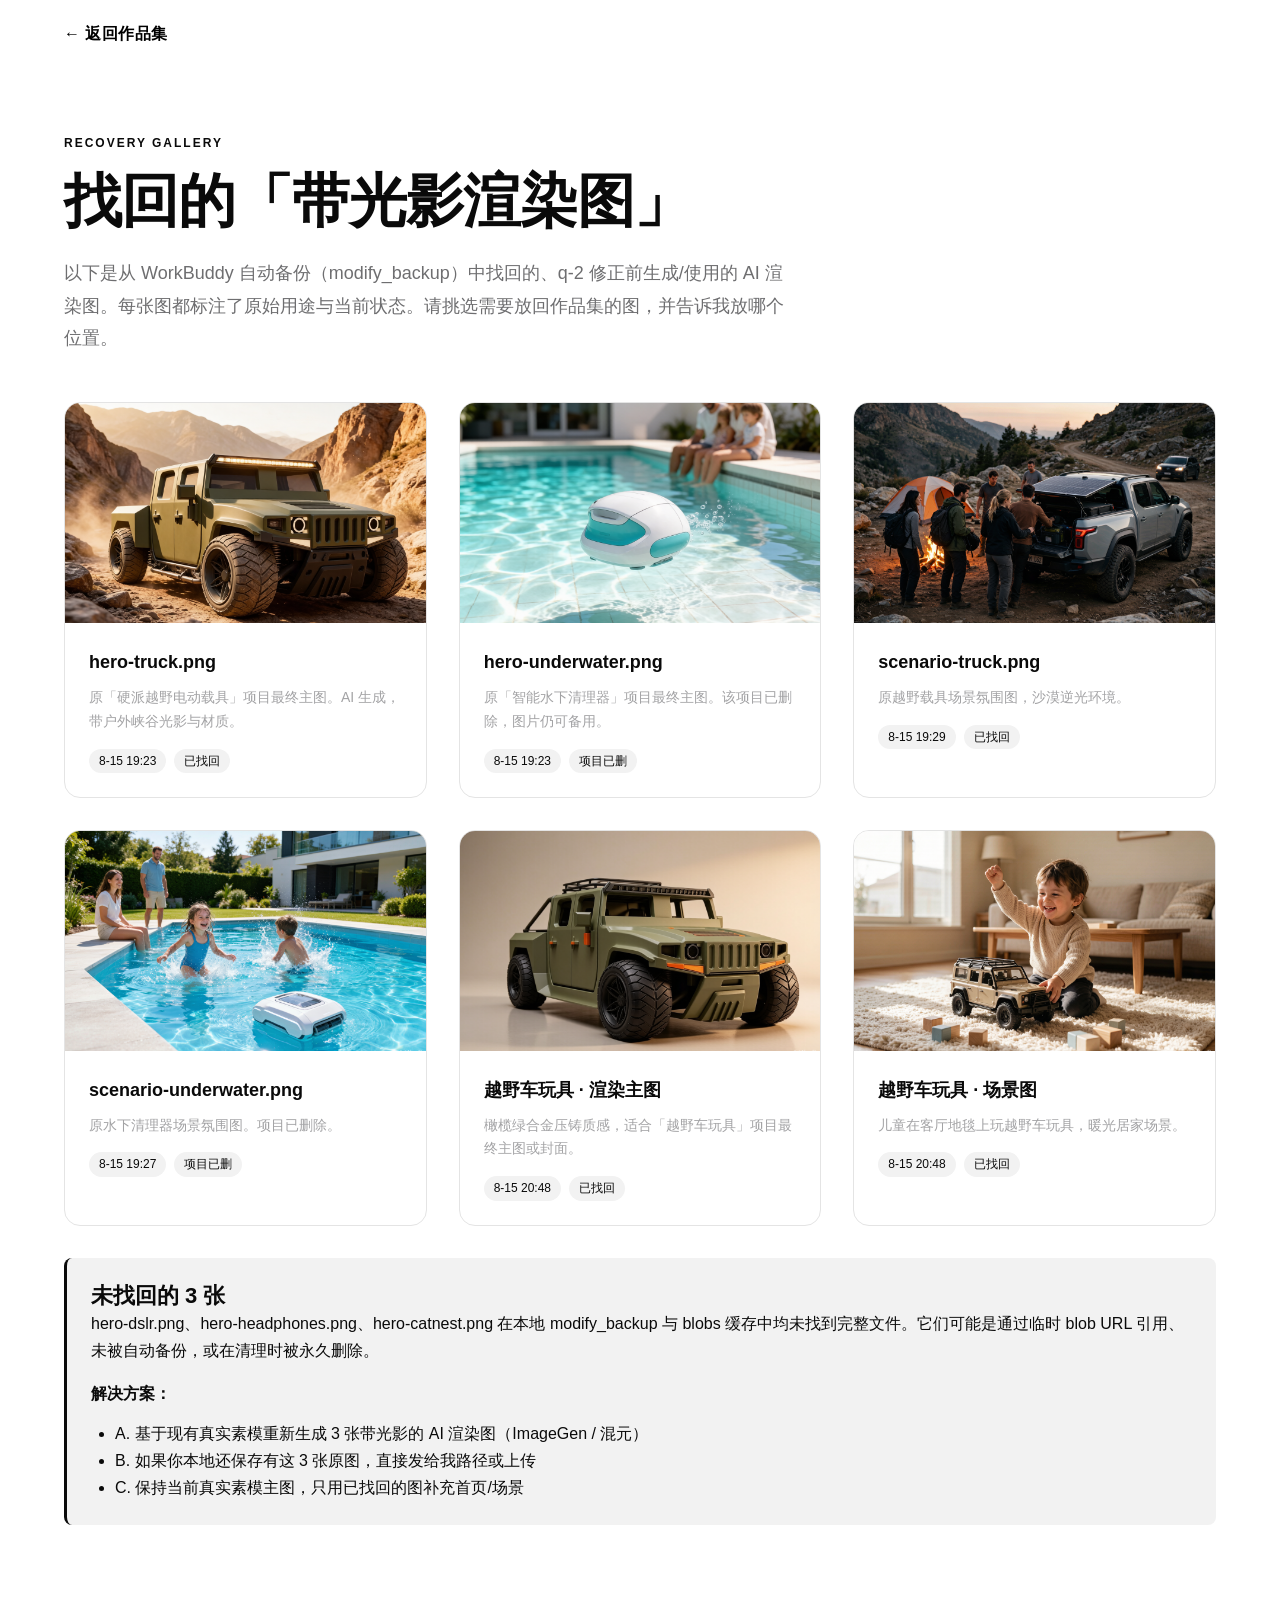
<file: recovery-gallery.html>
<!DOCTYPE html>
<html lang="zh-CN">
<head>
  <meta charset="UTF-8">
  <meta name="viewport" content="width=device-width, initial-scale=1.0, viewport-fit=cover">
  <title>找回的渲染图 · 翁彥斌作品集</title>
  <link rel="stylesheet" href="css/style.css">
  <style>
    .recovery-grid { display:grid; grid-template-columns: repeat(auto-fill, minmax(320px, 1fr)); gap: var(--space-6); margin-top: var(--space-7); }
    .recovery-card { background: var(--paper); border: 1px solid var(--hairline); border-radius: var(--radius-lg); overflow: hidden; }
    .recovery-card img { width:100%; height:220px; object-fit: cover; display:block; }
    .recovery-card-body { padding: var(--space-5); }
    .recovery-card h3 { font-size: var(--text-lg); margin-bottom: var(--space-2); }
    .recovery-card p { font-size: var(--text-sm); color: var(--ink-subtle); margin-bottom: var(--space-3); }
    .recovery-card .tag { display:inline-block; padding: 2px 10px; border-radius: 100px; background: var(--bg-warm); font-size: 12px; color: var(--ink-secondary); margin-right: var(--space-2); }
    .recovery-note { background: var(--bg-warm); border-left: 3px solid var(--accent); padding: var(--space-5); border-radius: var(--radius-md); margin-top: var(--space-6); }
  </style>
</head>
<body>
  <nav class="nav"><div class="container nav-inner"><a href="index.html" class="nav-logo">← 返回作品集</a></div></nav>
  <main class="section">
    <div class="container">
      <p class="label">Recovery Gallery</p>
      <h1 class="heading-1">找回的「带光影渲染图」</h1>
      <p class="body-large max-w-3xl mt-5">以下是从 WorkBuddy 自动备份（modify_backup）中找回的、q-2 修正前生成/使用的 AI 渲染图。每张图都标注了原始用途与当前状态。请挑选需要放回作品集的图，并告诉我放哪个位置。</p>

      <div class="recovery-grid">
        <div class="recovery-card">
          <img src="assets/images/recovered/hero-truck.png" alt="硬派越野渲染">
          <div class="recovery-card-body">
            <h3>hero-truck.png</h3>
            <p>原「硬派越野电动载具」项目最终主图。AI 生成，带户外峡谷光影与材质。</p>
            <span class="tag">8-15 19:23</span><span class="tag">已找回</span>
          </div>
        </div>
        <div class="recovery-card">
          <img src="assets/images/recovered/hero-underwater.png" alt="水下清理器渲染">
          <div class="recovery-card-body">
            <h3>hero-underwater.png</h3>
            <p>原「智能水下清理器」项目最终主图。该项目已删除，图片仍可备用。</p>
            <span class="tag">8-15 19:23</span><span class="tag">项目已删</span>
          </div>
        </div>
        <div class="recovery-card">
          <img src="assets/images/recovered/scenario-truck.png" alt="越野车场景">
          <div class="recovery-card-body">
            <h3>scenario-truck.png</h3>
            <p>原越野载具场景氛围图，沙漠逆光环境。</p>
            <span class="tag">8-15 19:29</span><span class="tag">已找回</span>
          </div>
        </div>
        <div class="recovery-card">
          <img src="assets/images/recovered/scenario-underwater.png" alt="水下场景">
          <div class="recovery-card-body">
            <h3>scenario-underwater.png</h3>
            <p>原水下清理器场景氛围图。项目已删除。</p>
            <span class="tag">8-15 19:27</span><span class="tag">项目已删</span>
          </div>
        </div>
        <div class="recovery-card">
          <img src="assets/images/recovered/toy-render.png" alt="越野车玩具渲染">
          <div class="recovery-card-body">
            <h3>越野车玩具 · 渲染主图</h3>
            <p>橄榄绿合金压铸质感，适合「越野车玩具」项目最终主图或封面。</p>
            <span class="tag">8-15 20:48</span><span class="tag">已找回</span>
          </div>
        </div>
        <div class="recovery-card">
          <img src="assets/images/recovered/toy-scenario.png" alt="越野车玩具场景">
          <div class="recovery-card-body">
            <h3>越野车玩具 · 场景图</h3>
            <p>儿童在客厅地毯上玩越野车玩具，暖光居家场景。</p>
            <span class="tag">8-15 20:48</span><span class="tag">已找回</span>
          </div>
        </div>
      </div>

      <div class="recovery-note">
        <h3 class="heading-3">未找回的 3 张</h3>
        <p>hero-dslr.png、hero-headphones.png、hero-catnest.png 在本地 modify_backup 与 blobs 缓存中均未找到完整文件。它们可能是通过临时 blob URL 引用、未被自动备份，或在清理时被永久删除。</p>
        <p class="mt-4"><strong>解决方案：</strong></p>
        <ul style="padding-left:var(--space-5); margin-top:var(--space-3);">
          <li>A. 基于现有真实素模重新生成 3 张带光影的 AI 渲染图（ImageGen / 混元）</li>
          <li>B. 如果你本地还保存有这 3 张原图，直接发给我路径或上传</li>
          <li>C. 保持当前真实素模主图，只用已找回的图补充首页/场景</li>
        </ul>
      </div>
    </div>
  </main>
</body>
</html>
</file>
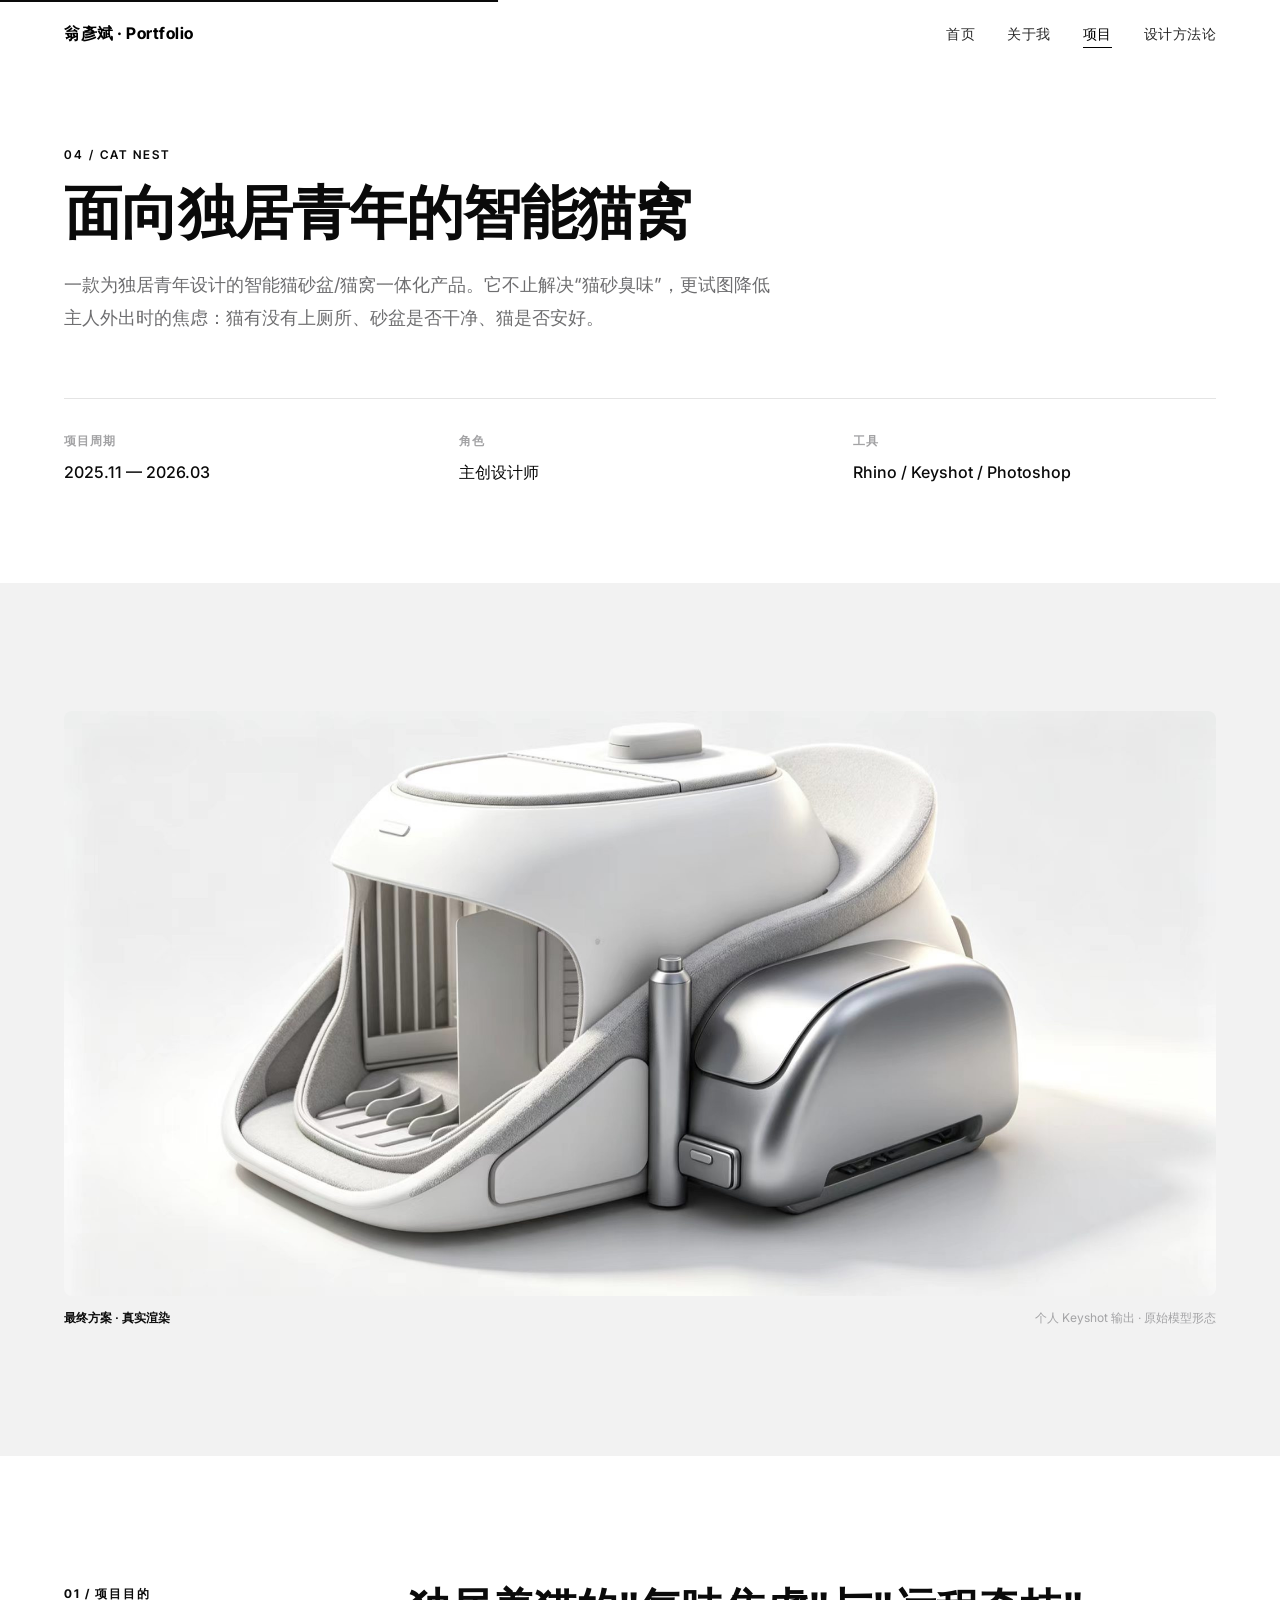
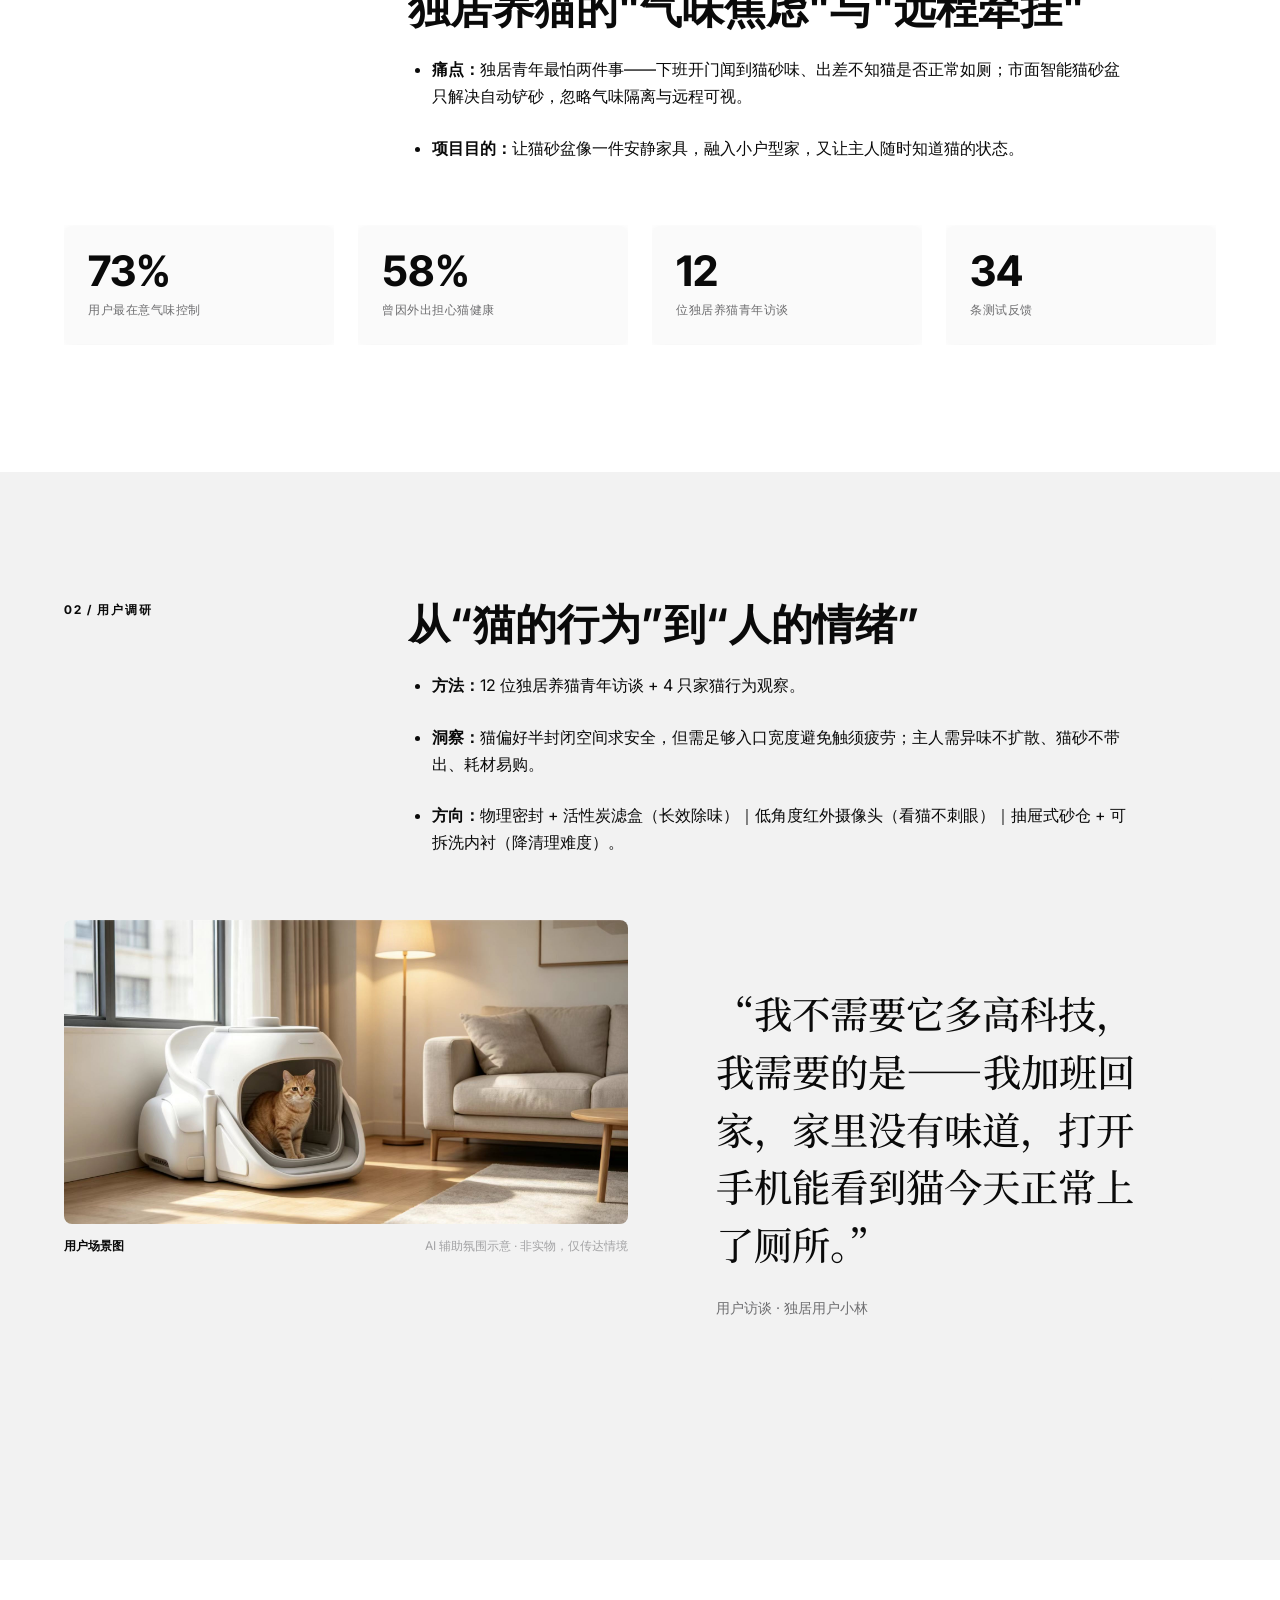
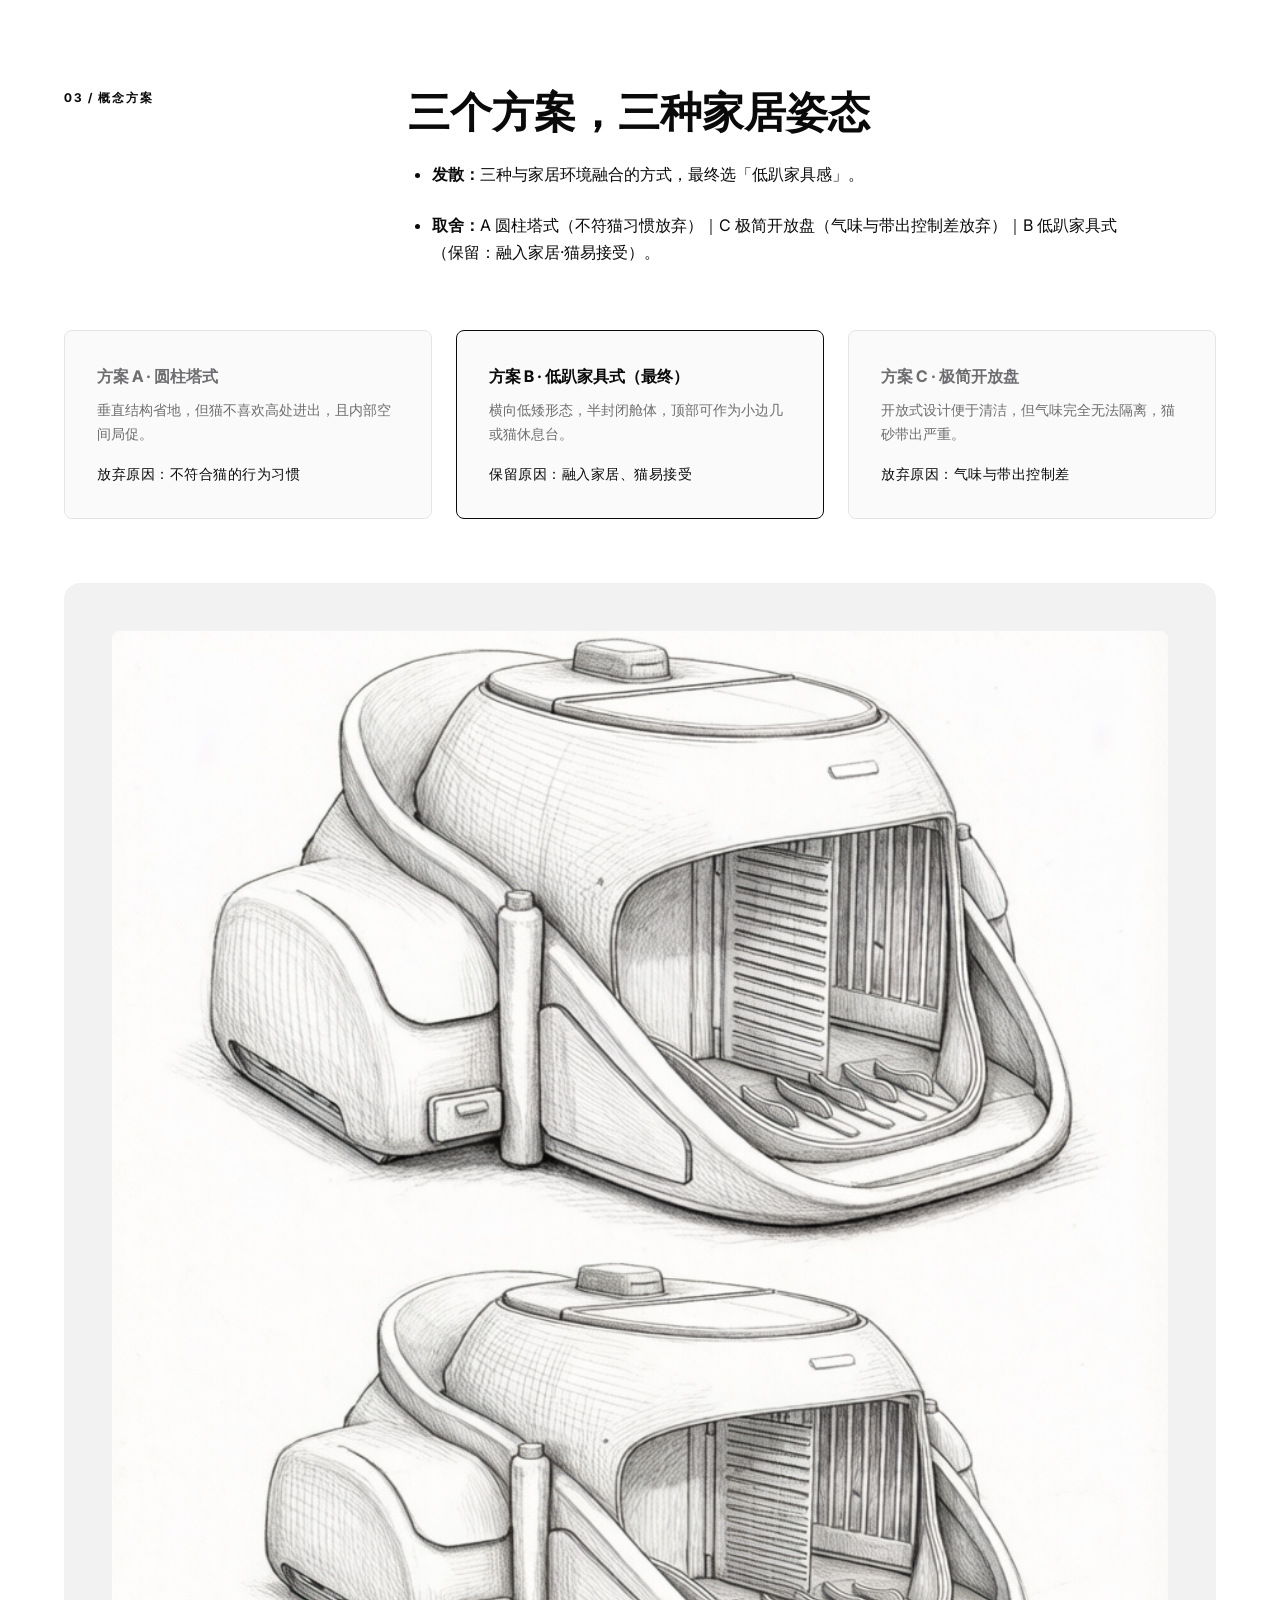
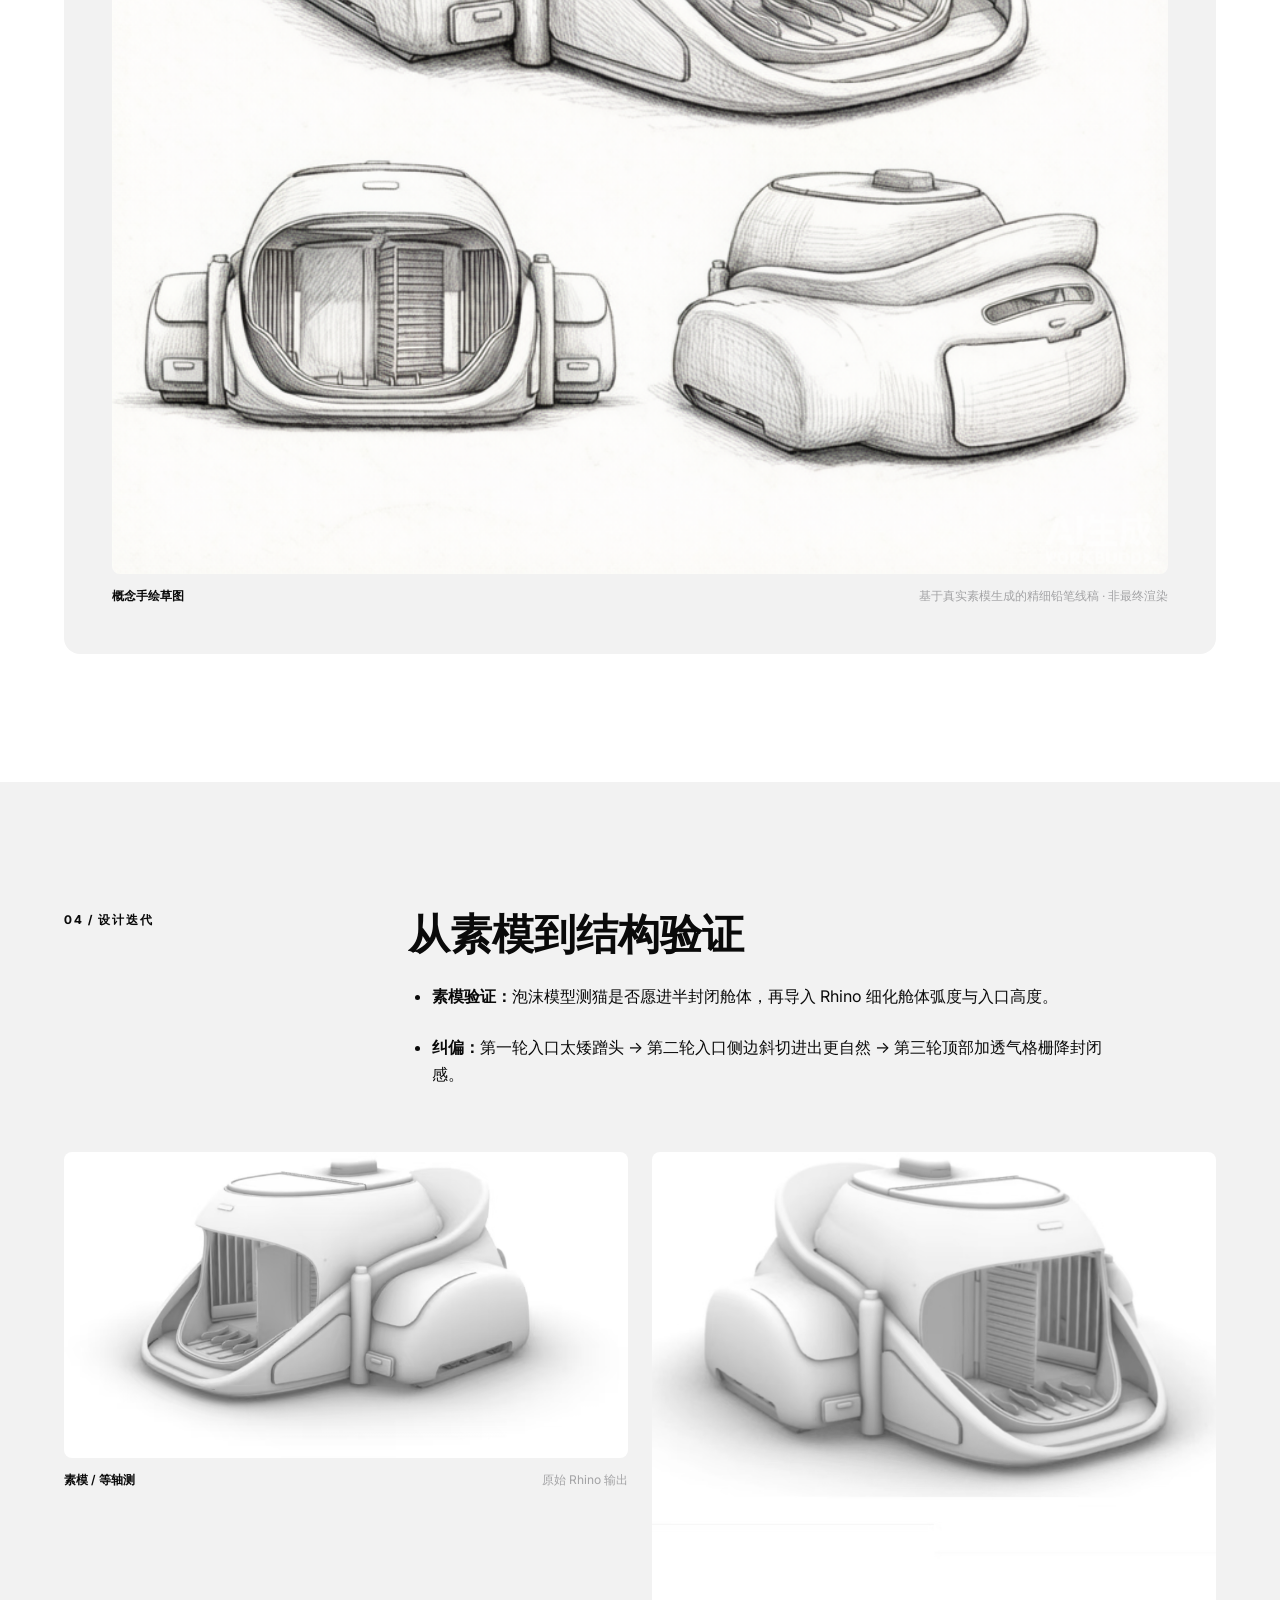
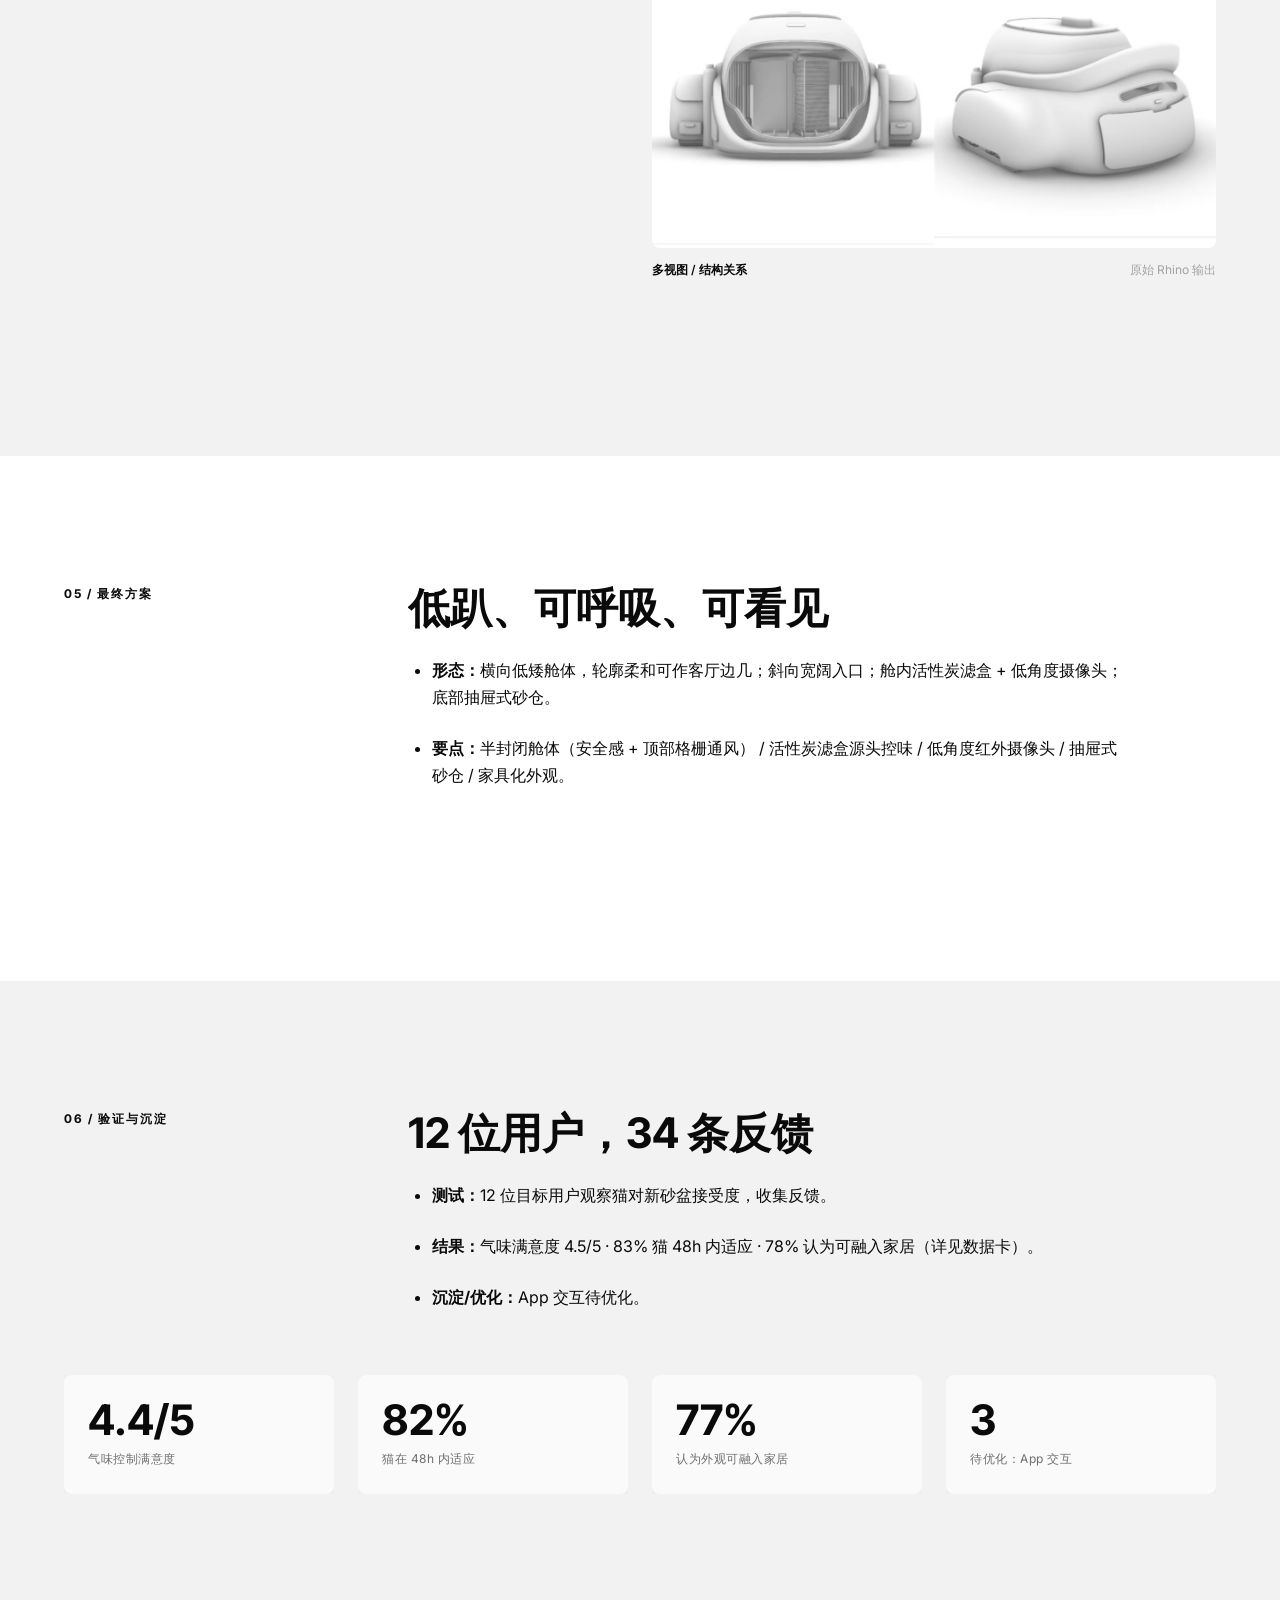
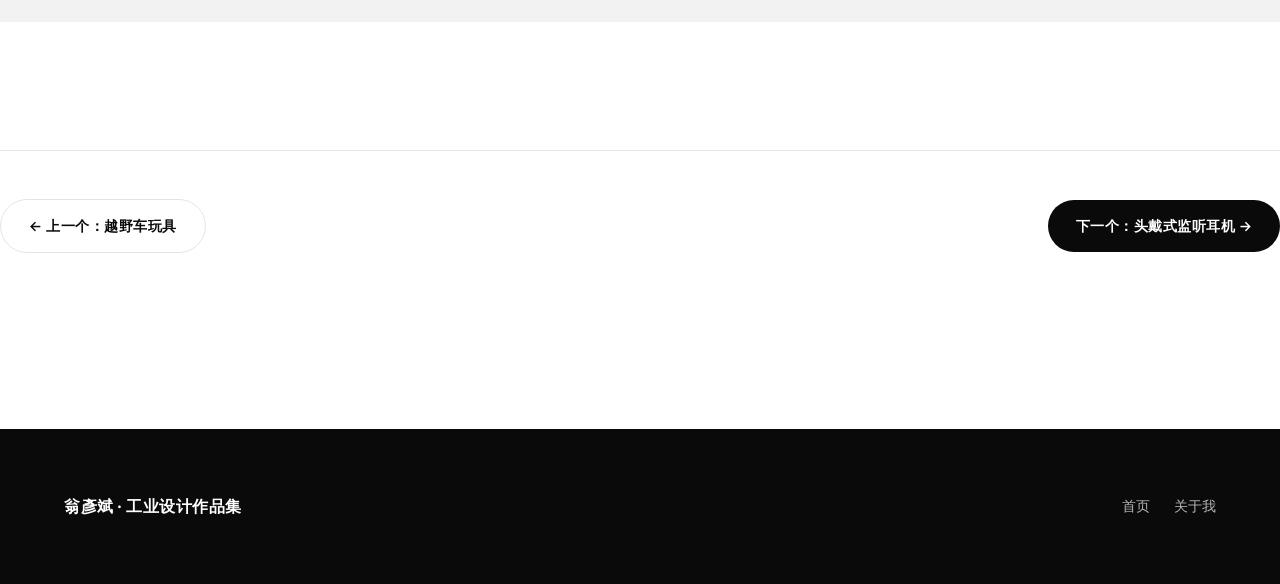
<file: projects/cat-nest.html>
<!DOCTYPE html>
<html lang="zh-CN" data-motion="off">
<head>
  <script>
  /* 动效总开关。默认 off：JS 未执行时页面保持纯静态。
     仅在允许动效时置 on；2.5s 兜底 —— 若 js/motion.js 未就绪，立即退回静态，
     避免「内容被初始隐藏态锁死」这种不可恢复的失败。 */
  (function () {
    var ok = true;
    try { ok = !window.matchMedia('(prefers-reduced-motion: reduce)').matches; } catch (e) {}
    if (ok) document.documentElement.setAttribute('data-motion', 'on');
    setTimeout(function () {
      if (!window.__motionReady) document.documentElement.setAttribute('data-motion', 'off');
    }, 2500);
  })();
  </script>
  <meta charset="UTF-8">
  <meta name="viewport" content="width=device-width, initial-scale=1.0, viewport-fit=cover">
  <title>04 · 面向独居青年的智能猫窝 · 翁彥斌</title>
  <meta name="description" content="面向独居青年的智能猫窝设计，通过气味管理、远程状态监测与半封闭结构，降低养猫焦虑。">
  <link rel="preconnect" href="https://fonts.googleapis.com">
  <link rel="preconnect" href="https://fonts.gstatic.com" crossorigin>
  <link href="https://fonts.googleapis.com/css2?family=Inter:wght@300;400;500;600;700&family=Inter+Tight:wght@400;500;600;700;800&family=Noto+Serif+SC:wght@400;600;700&display=swap" rel="stylesheet">
  <link rel="stylesheet" href="../css/style.css">
  <!-- 动效与交互层：与视觉系统解耦，删除这一行即可完全回退到静态版 -->
  <link rel="stylesheet" href="../css/motion.css">
</head>
<body>

  <nav class="nav">
    <div class="container nav-inner">
      <a href="../index.html" class="nav-logo">翁彥斌 · Portfolio</a>
      <ul class="nav-links">
        <li><a href="../index.html" class="nav-link">首页</a></li>
        <li><a href="../about.html" class="nav-link">关于我</a></li>
        <li><a href="offroad-toy.html" class="nav-link active">项目</a></li>
        <li><a href="../methodology.html" class="nav-link">设计方法论</a></li>
      </ul>
      <button class="nav-toggle" aria-label="打开菜单" aria-expanded="false"><span></span><span></span><span></span></button>
    </div>
  </nav>

  <div class="mobile-menu">
    <a href="../index.html">首页</a>
    <a href="../about.html">关于我</a>
    <a href="offroad-toy.html">项目</a>
    <a href="../methodology.html">设计方法论</a>
  </div>

  <main>
    <section class="project-hero">
      <div class="container">
        <p class="label">04 / Cat Nest</p>
        <h1 class="heading-1">面向独居青年的智能猫窝</h1>
        <p class="body-large max-w-3xl mt-5">一款为独居青年设计的智能猫砂盆/猫窝一体化产品。它不止解决“猫砂臭味”，更试图降低主人外出时的焦虑：猫有没有上厕所、砂盆是否干净、猫是否安好。</p>
        <div class="project-meta-grid">
          <div class="meta-item"><dt>项目周期</dt><dd>2025.11 — 2026.03</dd></div>
          <div class="meta-item"><dt>角色</dt><dd>主创设计师</dd></div>
          <div class="meta-item"><dt>工具</dt><dd>Rhino / Keyshot / Photoshop</dd></div>
        </div>
      </div>
    </section>

    <section class="section section-warm">
      <div class="container">
        <figure class="figure">
          <img src="../assets/images/cat-nest-hero-render.jpg" alt="智能猫窝真实渲染">
          <figcaption class="figure-caption"><strong>最终方案 · 真实渲染</strong><span>个人 Keyshot 输出 · 原始模型形态</span></figcaption>
        </figure>
      </div>
    </section>

    <section class="stage">
      <div class="container">
        <div class="stage-header">
          <div class="stage-label">01 / 项目目的</div>
          <div>
            <h2 class="stage-title">独居养猫的"气味焦虑"与"远程牵挂"</h2>
            <div class="stage-body">
              <ul class="stack stack-md" style="margin-top:var(--space-5); padding-left:var(--space-5);">
                <li><strong>痛点：</strong>独居青年最怕两件事——下班开门闻到猫砂味、出差不知猫是否正常如厕；市面智能猫砂盆只解决自动铲砂，忽略气味隔离与远程可视。</li>
                <li><strong>项目目的：</strong>让猫砂盆像一件安静家具，融入小户型家，又让主人随时知道猫的状态。</li>
              </ul>
            </div>
          </div>
        </div>
        <div class="stat-row">
          <div class="stat-item"><div class="stat-number">73%</div><div class="stat-label">用户最在意气味控制</div></div>
          <div class="stat-item"><div class="stat-number">58%</div><div class="stat-label">曾因外出担心猫健康</div></div>
          <div class="stat-item"><div class="stat-number">12</div><div class="stat-label">位独居养猫青年访谈</div></div>
          <div class="stat-item"><div class="stat-number">34</div><div class="stat-label">条测试反馈</div></div>
        </div>
      </div>
    </section>

    <section class="stage section-warm">
      <div class="container">
        <div class="stage-header">
          <div class="stage-label">02 / 用户调研</div>
          <div>
            <h2 class="stage-title">从“猫的行为”到“人的情绪”</h2>
            <div class="stage-body">
              <ul class="stack stack-md" style="margin-top:var(--space-5); padding-left:var(--space-5);">
                <li><strong>方法：</strong>12 位独居养猫青年访谈 + 4 只家猫行为观察。</li>
                <li><strong>洞察：</strong>猫偏好半封闭空间求安全，但需足够入口宽度避免触须疲劳；主人需异味不扩散、猫砂不带出、耗材易购。</li>
                <li><strong>方向：</strong>物理密封 + 活性炭滤盒（长效除味）｜低角度红外摄像头（看猫不刺眼）｜抽屉式砂仓 + 可拆洗内衬（降清理难度）。</li>
              </ul>
            </div>
          </div>
        </div>
        <div class="image-row image-row-2">
          <figure class="figure">
            <img src="../assets/images/cat-nest-usage-scenario.jpg" alt="独居青年家中猫窝使用场景">
            <figcaption class="figure-caption"><strong>用户场景图</strong><span>AI 辅助氛围示意 · 非实物，仅传达情境</span></figcaption>
          </figure>
          <div class="quote-block" style="margin:0;">
            <p>“我不需要它多高科技，我需要的是——我加班回家，家里没有味道，打开手机能看到猫今天正常上了厕所。”</p>
            <cite>用户访谈 · 独居用户小林</cite>
          </div>
        </div>
      </div>
    </section>

    <section class="stage">
      <div class="container">
        <div class="stage-header">
          <div class="stage-label">03 / 概念方案</div>
          <div>
            <h2 class="stage-title">三个方案，三种家居姿态</h2>
            <div class="stage-body">
              <ul class="stack stack-md" style="margin-top:var(--space-5); padding-left:var(--space-5);">
                <li><strong>发散：</strong>三种与家居环境融合的方式，最终选「低趴家具感」。</li>
                <li><strong>取舍：</strong>A 圆柱塔式（不符猫习惯放弃）｜C 极简开放盘（气味与带出控制差放弃）｜B 低趴家具式（保留：融入家居·猫易接受）。</li>
              </ul>
            </div>
          </div>
        </div>
        <div class="image-row image-row-3">
          <div class="failed-concept">
            <h4>方案 A · 圆柱塔式</h4>
            <p>垂直结构省地，但猫不喜欢高处进出，且内部空间局促。</p>
            <p class="caption" style="margin-top:var(--space-4); color:var(--accent);">放弃原因：不符合猫的行为习惯</p>
          </div>
          <div class="failed-concept" style="border-color:var(--accent); border-width:1.5px;">
            <h4 style="color:var(--accent);">方案 B · 低趴家具式（最终）</h4>
            <p>横向低矮形态，半封闭舱体，顶部可作为小边几或猫休息台。</p>
            <p class="caption" style="margin-top:var(--space-4); color:var(--accent);">保留原因：融入家居、猫易接受</p>
          </div>
          <div class="failed-concept">
            <h4>方案 C · 极简开放盘</h4>
            <p>开放式设计便于清洁，但气味完全无法隔离，猫砂带出严重。</p>
            <p class="caption" style="margin-top:var(--space-4); color:var(--accent);">放弃原因：气味与带出控制差</p>
          </div>
        </div>
        <figure class="figure mt-8" style="background:var(--bg-warm); padding:var(--space-7); border-radius:var(--radius-lg); text-align:center;">
          <img src="../assets/images/sketch-catnest.png" alt="智能猫窝概念手绘草图">
          <figcaption class="figure-caption"><strong>概念手绘草图</strong><span>基于真实素模生成的精细铅笔线稿 · 非最终渲染</span></figcaption>
        </figure>
      </div>
    </section>

    <section class="stage section-warm">
      <div class="container">
        <div class="stage-header">
          <div class="stage-label">04 / 设计迭代</div>
          <div>
            <h2 class="stage-title">从素模到结构验证</h2>
            <div class="stage-body">
              <ul class="stack stack-md" style="margin-top:var(--space-5); padding-left:var(--space-5);">
                <li><strong>素模验证：</strong>泡沫模型测猫是否愿进半封闭舱体，再导入 Rhino 细化舱体弧度与入口高度。</li>
                <li><strong>纠偏：</strong>第一轮入口太矮蹭头 → 第二轮入口侧边斜切进出更自然 → 第三轮顶部加透气格栅降封闭感。</li>
              </ul>
            </div>
          </div>
        </div>
        <div class="image-row image-row-2">
          <figure class="figure figure-white">
            <img src="../assets/images/catnest-iso.png" alt="智能猫窝素模">
            <figcaption class="figure-caption"><strong>素模 / 等轴测</strong><span>原始 Rhino 输出</span></figcaption>
          </figure>
          <figure class="figure figure-white">
            <img src="../assets/images/catnest-multi.jpg" alt="智能猫窝多视图">
            <figcaption class="figure-caption"><strong>多视图 / 结构关系</strong><span>原始 Rhino 输出</span></figcaption>
          </figure>
        </div>
      </div>
    </section>

    <section class="stage">
      <div class="container">
        <div class="stage-header">
          <div class="stage-label">05 / 最终方案</div>
          <div>
            <h2 class="stage-title">低趴、可呼吸、可看见</h2>
            <div class="stage-body">
              <ul class="stack stack-md" style="margin-top:var(--space-5); padding-left:var(--space-5);">
                <li><strong>形态：</strong>横向低矮舱体，轮廓柔和可作客厅边几；斜向宽阔入口；舱内活性炭滤盒 + 低角度摄像头；底部抽屉式砂仓。</li>
                <li><strong>要点：</strong>半封闭舱体（安全感 + 顶部格栅通风） / 活性炭滤盒源头控味 / 低角度红外摄像头 / 抽屉式砂仓 / 家具化外观。</li>
              </ul>
            </div>
          </div>
        </div>
      </div>
    </section>

    <section class="stage section-warm">
      <div class="container">
        <div class="stage-header">
          <div class="stage-label">06 / 验证与沉淀</div>
          <div>
            <h2 class="stage-title">12 位用户，34 条反馈</h2>
            <div class="stage-body">
              <ul class="stack stack-md" style="margin-top:var(--space-5); padding-left:var(--space-5);">
                <li><strong>测试：</strong>12 位目标用户观察猫对新砂盆接受度，收集反馈。</li>
                <li><strong>结果：</strong>气味满意度 4.5/5 · 83% 猫 48h 内适应 · 78% 认为可融入家居（详见数据卡）。</li>
                <li><strong>沉淀/优化：</strong>App 交互待优化。</li>
              </ul>
            </div>
          </div>
        </div>
        <div class="stat-row">
          <div class="stat-item"><div class="stat-number">4.5/5</div><div class="stat-label">气味控制满意度</div></div>
          <div class="stat-item"><div class="stat-number">83%</div><div class="stat-label">猫在 48h 内适应</div></div>
          <div class="stat-item"><div class="stat-number">78%</div><div class="stat-label">认为外观可融入家居</div></div>
          <div class="stat-item"><div class="stat-number">3</div><div class="stat-label">待优化：App 交互</div></div>
        </div>
      </div>
    </section>

    <section class="section">
      <div class="container flex-between" style="padding:var(--space-7) 0; border-top:1px solid var(--hairline);">
        <a href="offroad-toy.html" class="btn btn-outline">← 上一个：越野车玩具</a>
        <a href="headphones.html" class="btn btn-primary">下一个：头戴式监听耳机 →</a>
      </div>
    </section>
  </main>

  <footer class="footer">
    <div class="container footer-inner">
      <span class="footer-name">翁彥斌 · 工业设计作品集</span>
      <div class="footer-links">
        <a href="../index.html">首页</a>
        <a href="../about.html">关于我</a>
      </div>
    </div>
  </footer>

  <script src="../js/main.js"></script>
  <!-- 动效引擎：零依赖，需置于 main.js 之后（不接管导航与灯箱的状态机） -->
  <script src="../js/motion.js"></script>
</body>
</html>
</file>
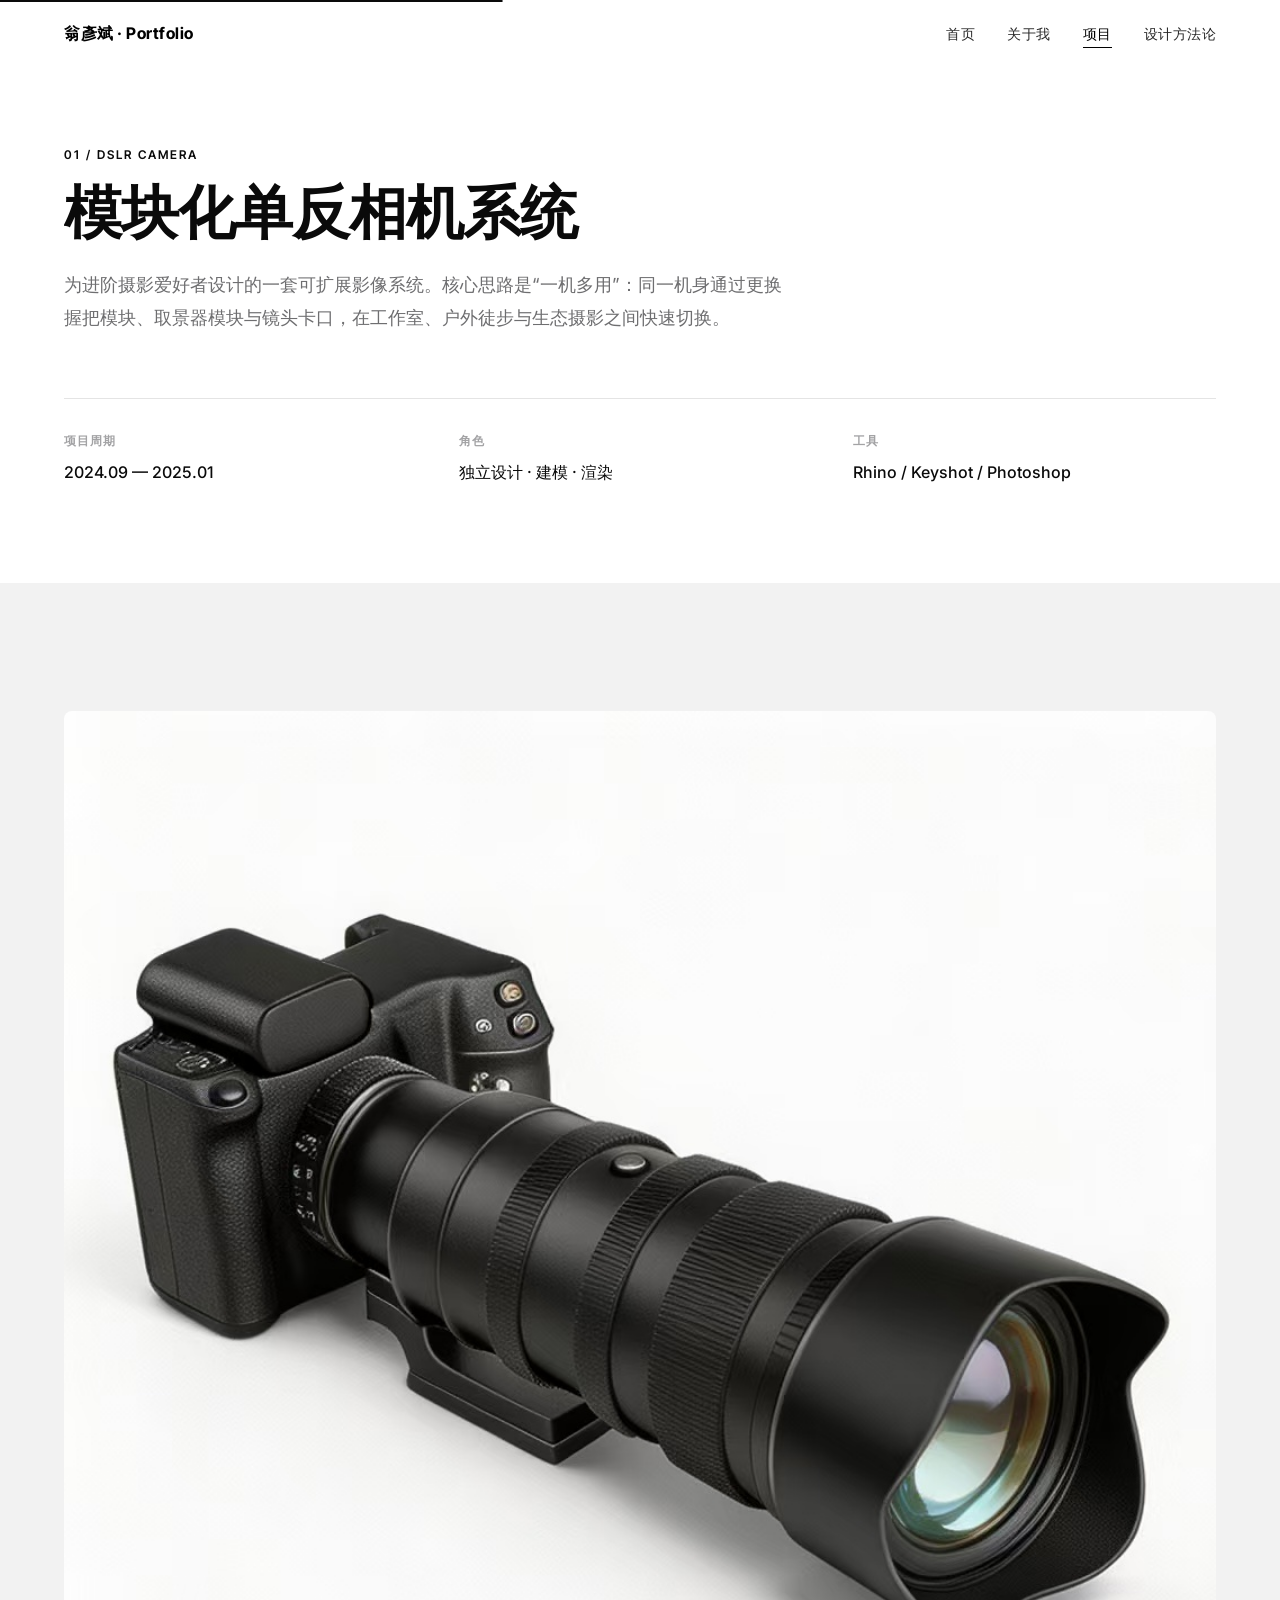
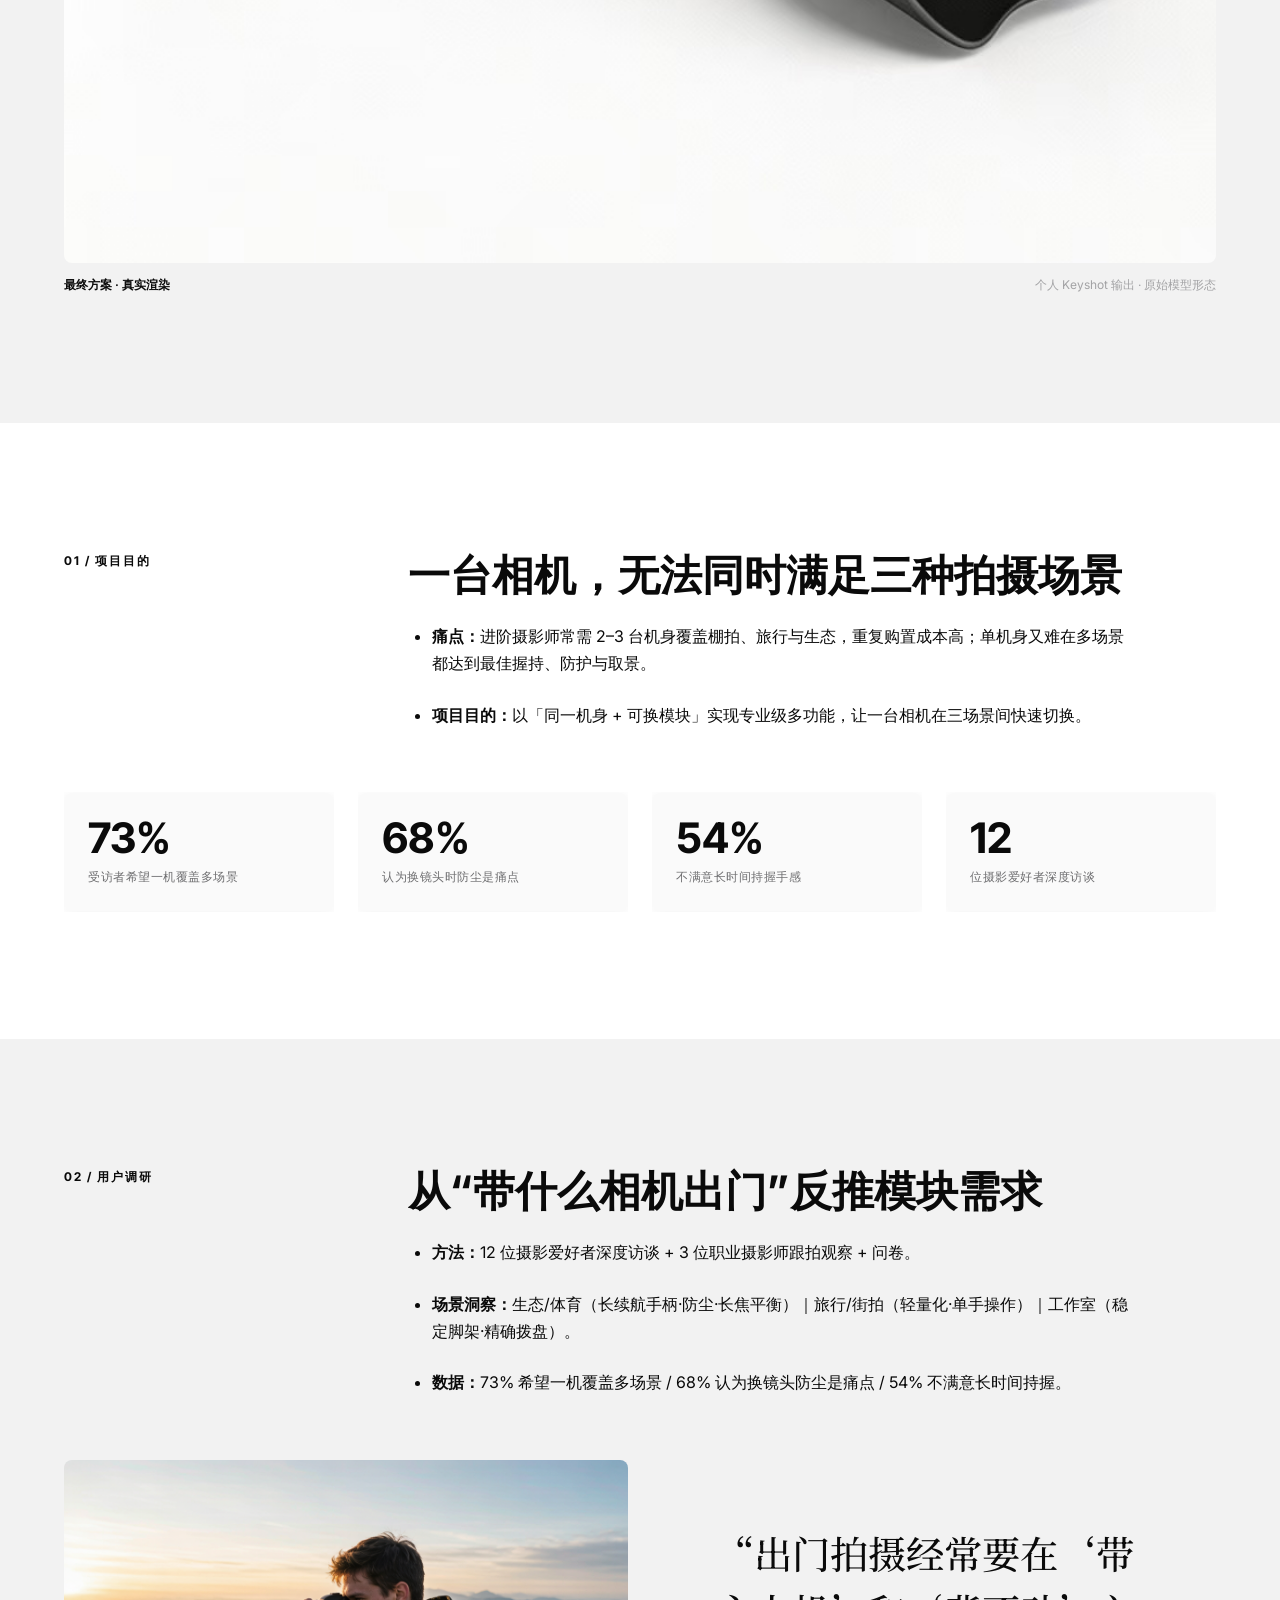
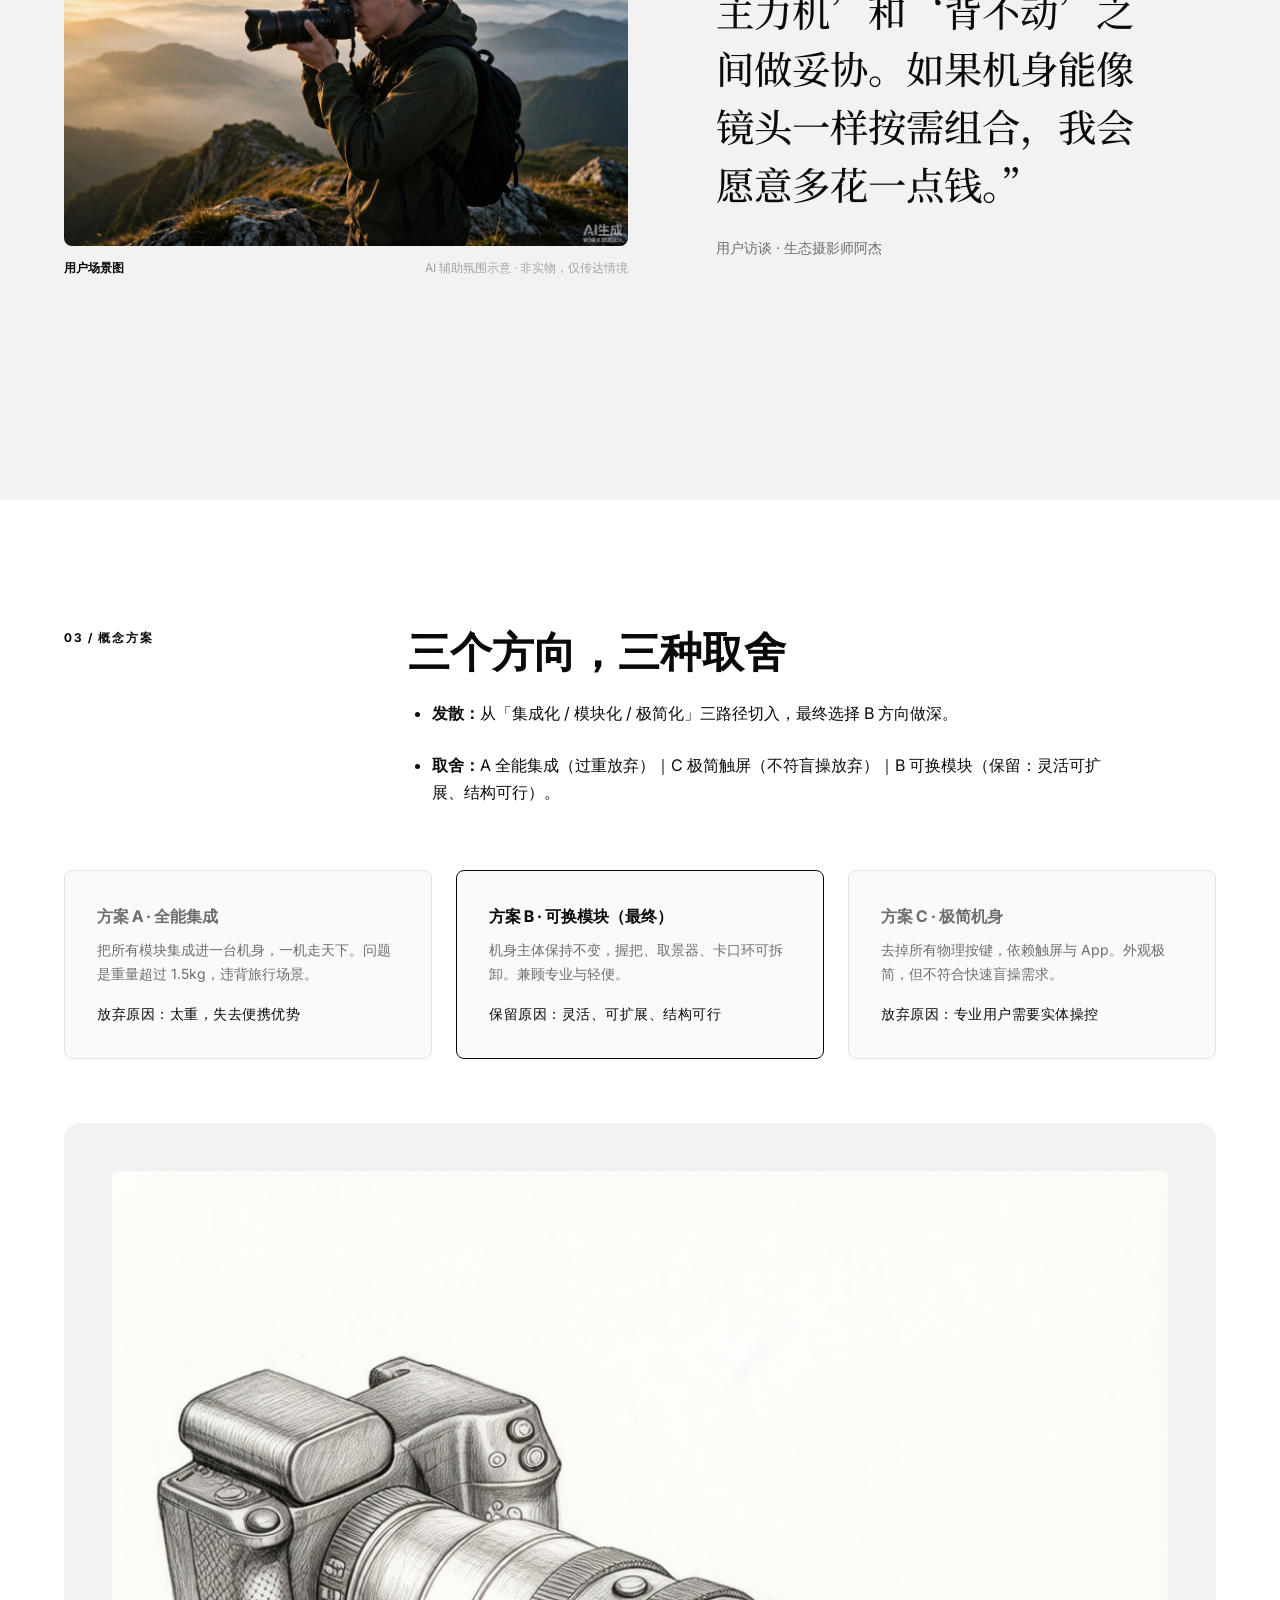
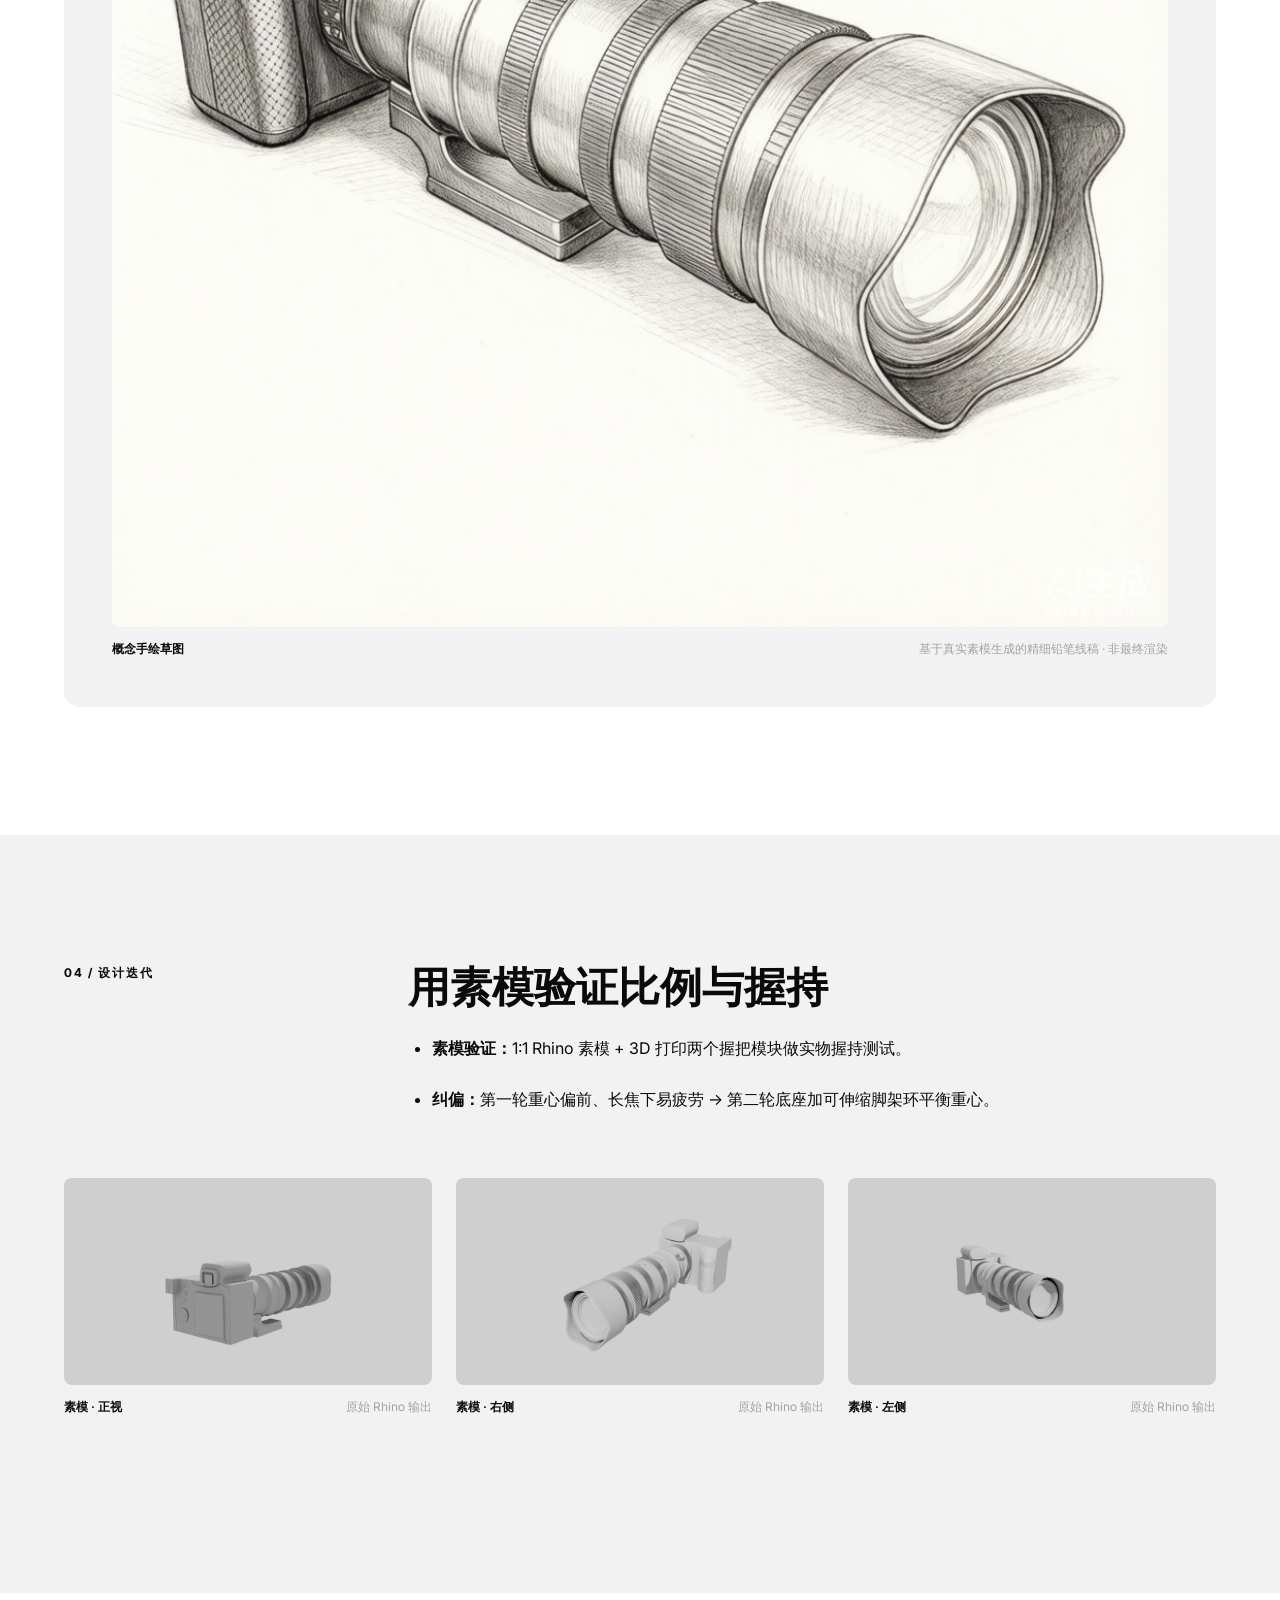
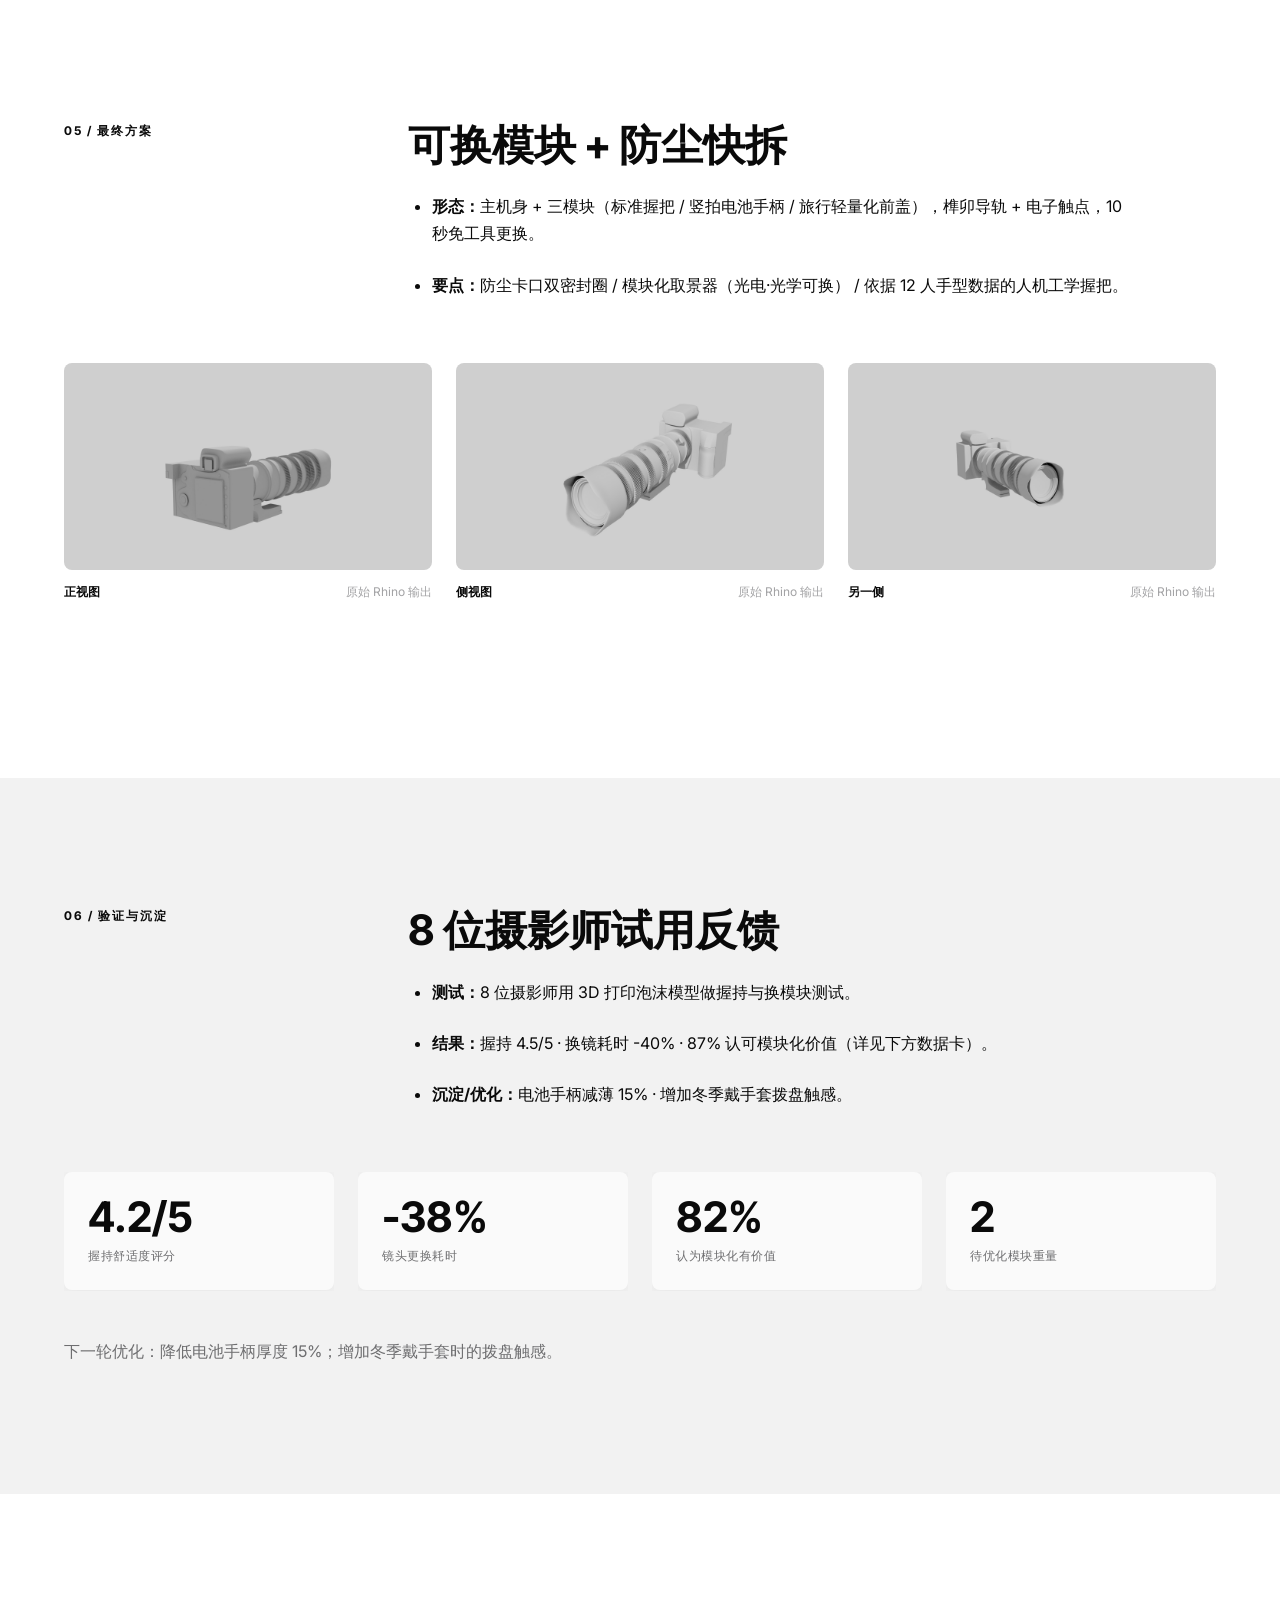
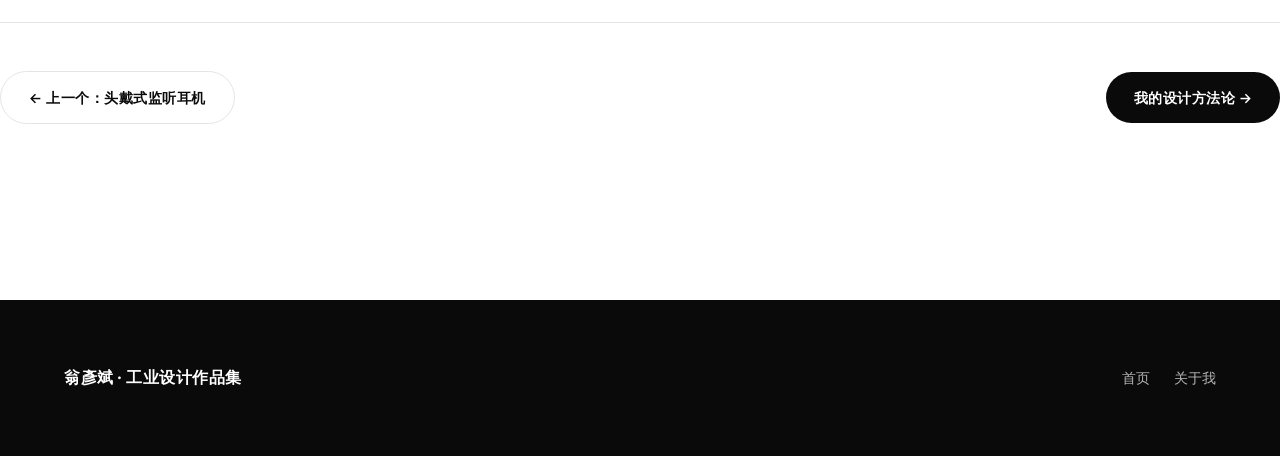
<file: projects/dslr.html>
<!DOCTYPE html>
<html lang="zh-CN" data-motion="off">
<head>
  <script>
  /* 动效总开关。默认 off：JS 未执行时页面保持纯静态。
     仅在允许动效时置 on；2.5s 兜底 —— 若 js/motion.js 未就绪，立即退回静态，
     避免「内容被初始隐藏态锁死」这种不可恢复的失败。 */
  (function () {
    var ok = true;
    try { ok = !window.matchMedia('(prefers-reduced-motion: reduce)').matches; } catch (e) {}
    if (ok) document.documentElement.setAttribute('data-motion', 'on');
    setTimeout(function () {
      if (!window.__motionReady) document.documentElement.setAttribute('data-motion', 'off');
    }, 2500);
  })();
  </script>
  <meta charset="UTF-8">
  <meta name="viewport" content="width=device-width, initial-scale=1.0, viewport-fit=cover">
  <title>01 · 模块化单反相机系统 · 翁彥斌</title>
  <meta name="description" content="面向摄影爱好者的模块化单反相机系统设计，从人机工学与户外使用场景出发，提出可拆卸握把与防尘快换结构。">
  <link rel="preconnect" href="https://fonts.googleapis.com">
  <link rel="preconnect" href="https://fonts.gstatic.com" crossorigin>
  <link href="https://fonts.googleapis.com/css2?family=Inter:wght@300;400;500;600;700&family=Inter+Tight:wght@400;500;600;700;800&family=Noto+Serif+SC:wght@400;600;700&display=swap" rel="stylesheet">
  <link rel="stylesheet" href="../css/style.css">
  <!-- 动效与交互层：与视觉系统解耦，删除这一行即可完全回退到静态版 -->
  <link rel="stylesheet" href="../css/motion.css">
</head>
<body>

  <nav class="nav">
    <div class="container nav-inner">
      <a href="../index.html" class="nav-logo">翁彥斌 · Portfolio</a>
      <ul class="nav-links">
        <li><a href="../index.html" class="nav-link">首页</a></li>
        <li><a href="../about.html" class="nav-link">关于我</a></li>
        <li><a href="offroad-toy.html" class="nav-link active">项目</a></li>
        <li><a href="../methodology.html" class="nav-link">设计方法论</a></li>
      </ul>
      <button class="nav-toggle" aria-label="打开菜单" aria-expanded="false"><span></span><span></span><span></span></button>
    </div>
  </nav>

  <div class="mobile-menu">
    <a href="../index.html">首页</a>
    <a href="../about.html">关于我</a>
    <a href="offroad-toy.html">项目</a>
    <a href="../methodology.html">设计方法论</a>
  </div>

  <main>
    <section class="project-hero">
      <div class="container">
        <p class="label">01 / DSLR Camera</p>
        <h1 class="heading-1">模块化单反相机系统</h1>
        <p class="body-large max-w-3xl mt-5">为进阶摄影爱好者设计的一套可扩展影像系统。核心思路是“一机多用”：同一机身通过更换握把模块、取景器模块与镜头卡口，在工作室、户外徒步与生态摄影之间快速切换。</p>
        <div class="project-meta-grid">
          <div class="meta-item">
            <dt>项目周期</dt>
            <dd>2024.09 — 2025.01</dd>
          </div>
          <div class="meta-item">
            <dt>角色</dt>
            <dd>独立设计 · 建模 · 渲染</dd>
          </div>
          <div class="meta-item">
            <dt>工具</dt>
            <dd>Rhino / Keyshot / Photoshop</dd>
          </div>
        </div>
      </div>
    </section>

    <section class="section section-warm">
      <div class="container">
        <figure class="figure">
          <img src="../assets/images/dslr-final.jpg" alt="单反相机真实最终渲染">
          <figcaption class="figure-caption"><strong>最终方案 · 真实渲染</strong><span>个人 Keyshot 输出 · 原始模型形态</span></figcaption>
        </figure>
      </div>
    </section>

    <!-- 问题定义 -->
    <section class="stage">
      <div class="container">
        <div class="stage-header">
          <div class="stage-label">01 / 项目目的</div>
          <div>
            <h2 class="stage-title">一台相机，无法同时满足三种拍摄场景</h2>
            <div class="stage-body">
              <ul class="stack stack-md" style="margin-top:var(--space-5); padding-left:var(--space-5);">
                <li><strong>痛点：</strong>进阶摄影师常需 2–3 台机身覆盖棚拍、旅行与生态，重复购置成本高；单机身又难在多场景都达到最佳握持、防护与取景。</li>
                <li><strong>项目目的：</strong>以「同一机身 + 可换模块」实现专业级多功能，让一台相机在三场景间快速切换。</li>
              </ul>
            </div>
          </div>
        </div>
        <div class="stat-row">
          <div class="stat-item"><div class="stat-number">73%</div><div class="stat-label">受访者希望一机覆盖多场景</div></div>
          <div class="stat-item"><div class="stat-number">68%</div><div class="stat-label">认为换镜头时防尘是痛点</div></div>
          <div class="stat-item"><div class="stat-number">54%</div><div class="stat-label">不满意长时间持握手感</div></div>
          <div class="stat-item"><div class="stat-number">12</div><div class="stat-label">位摄影爱好者深度访谈</div></div>
        </div>
      </div>
    </section>

    <!-- 调研 -->
    <section class="stage section-warm">
      <div class="container">
        <div class="stage-header">
          <div class="stage-label">02 / 用户调研</div>
          <div>
            <h2 class="stage-title">从“带什么相机出门”反推模块需求</h2>
            <div class="stage-body">
              <ul class="stack stack-md" style="margin-top:var(--space-5); padding-left:var(--space-5);">
                <li><strong>方法：</strong>12 位摄影爱好者深度访谈 + 3 位职业摄影师跟拍观察 + 问卷。</li>
                <li><strong>场景洞察：</strong>生态/体育（长续航手柄·防尘·长焦平衡）｜旅行/街拍（轻量化·单手操作）｜工作室（稳定脚架·精确拨盘）。</li>
                <li><strong>数据：</strong>73% 希望一机覆盖多场景 / 68% 认为换镜头防尘是痛点 / 54% 不满意长时间持握。</li>
              </ul>
            </div>
          </div>
        </div>
        <div class="image-row image-row-2">
          <figure class="figure">
            <img src="../assets/images/scenario-dslr.png" alt="摄影师使用场景">
            <figcaption class="figure-caption"><strong>用户场景图</strong><span>AI 辅助氛围示意 · 非实物，仅传达情境</span></figcaption>
          </figure>
          <div class="quote-block" style="margin:0;">
            <p>“出门拍摄经常要在‘带主力机’和‘背不动’之间做妥协。如果机身能像镜头一样按需组合，我会愿意多花一点钱。”</p>
            <cite>用户访谈 · 生态摄影师阿杰</cite>
          </div>
        </div>
      </div>
    </section>

    <!-- 概念 -->
    <section class="stage">
      <div class="container">
        <div class="stage-header">
          <div class="stage-label">03 / 概念方案</div>
          <div>
            <h2 class="stage-title">三个方向，三种取舍</h2>
            <div class="stage-body">
              <ul class="stack stack-md" style="margin-top:var(--space-5); padding-left:var(--space-5);">
                <li><strong>发散：</strong>从「集成化 / 模块化 / 极简化」三路径切入，最终选择 B 方向做深。</li>
                <li><strong>取舍：</strong>A 全能集成（过重放弃）｜C 极简触屏（不符盲操放弃）｜B 可换模块（保留：灵活可扩展、结构可行）。</li>
              </ul>
            </div>
          </div>
        </div>
        <div class="image-row image-row-3">
          <div class="failed-concept">
            <h4>方案 A · 全能集成</h4>
            <p>把所有模块集成进一台机身，一机走天下。问题是重量超过 1.5kg，违背旅行场景。</p>
            <p class="caption" style="margin-top:var(--space-4); color:var(--accent);">放弃原因：太重，失去便携优势</p>
          </div>
          <div class="failed-concept" style="border-color:var(--accent); border-width:1.5px;">
            <h4 style="color:var(--accent);">方案 B · 可换模块（最终）</h4>
            <p>机身主体保持不变，握把、取景器、卡口环可拆卸。兼顾专业与轻便。</p>
            <p class="caption" style="margin-top:var(--space-4); color:var(--accent);">保留原因：灵活、可扩展、结构可行</p>
          </div>
          <div class="failed-concept">
            <h4>方案 C · 极简机身</h4>
            <p>去掉所有物理按键，依赖触屏与 App。外观极简，但不符合快速盲操需求。</p>
            <p class="caption" style="margin-top:var(--space-4); color:var(--accent);">放弃原因：专业用户需要实体操控</p>
          </div>
        </div>
        <figure class="figure mt-8" style="background:var(--bg-warm); padding:var(--space-7); border-radius:var(--radius-lg); text-align:center;">
          <img src="../assets/images/sketch-dslr.png" alt="模块化单反相机概念手绘草图">
          <figcaption class="figure-caption"><strong>概念手绘草图</strong><span>基于真实素模生成的精细铅笔线稿 · 非最终渲染</span></figcaption>
        </figure>
      </div>
    </section>

    <!-- 迭代 -->
    <section class="stage section-warm">
      <div class="container">
        <div class="stage-header">
          <div class="stage-label">04 / 设计迭代</div>
          <div>
            <h2 class="stage-title">用素模验证比例与握持</h2>
            <div class="stage-body">
              <ul class="stack stack-md" style="margin-top:var(--space-5); padding-left:var(--space-5);">
                <li><strong>素模验证：</strong>1:1 Rhino 素模 + 3D 打印两个握把模块做实物握持测试。</li>
                <li><strong>纠偏：</strong>第一轮重心偏前、长焦下易疲劳 → 第二轮底座加可伸缩脚架环平衡重心。</li>
              </ul>
            </div>
          </div>
        </div>
        <div class="image-row image-row-3">
          <figure class="figure figure-white">
            <img src="../assets/images/dslr-front.jpg" alt="单反素模正视图">
            <figcaption class="figure-caption"><strong>素模 · 正视</strong><span>原始 Rhino 输出</span></figcaption>
          </figure>
          <figure class="figure figure-white">
            <img src="../assets/images/dslr-right.jpg" alt="单反素模侧视图">
            <figcaption class="figure-caption"><strong>素模 · 右侧</strong><span>原始 Rhino 输出</span></figcaption>
          </figure>
          <figure class="figure figure-white">
            <img src="../assets/images/dslr-left.jpg" alt="单反素模另一侧视图">
            <figcaption class="figure-caption"><strong>素模 · 左侧</strong><span>原始 Rhino 输出</span></figcaption>
          </figure>
        </div>
      </div>
    </section>

    <!-- 最终方案 -->
    <section class="stage">
      <div class="container">
        <div class="stage-header">
          <div class="stage-label">05 / 最终方案</div>
          <div>
            <h2 class="stage-title">可换模块 + 防尘快拆</h2>
            <div class="stage-body">
              <ul class="stack stack-md" style="margin-top:var(--space-5); padding-left:var(--space-5);">
                <li><strong>形态：</strong>主机身 + 三模块（标准握把 / 竖拍电池手柄 / 旅行轻量化前盖），榫卯导轨 + 电子触点，10 秒免工具更换。</li>
                <li><strong>要点：</strong>防尘卡口双密封圈 / 模块化取景器（光电·光学可换） / 依据 12 人手型数据的人机工学握把。</li>
              </ul>
            </div>
          </div>
        </div>
        <div class="image-row image-row-3 mt-7">
          <figure class="figure figure-white">
            <img src="../assets/images/dslr-front.jpg" alt="单反素模正视图">
            <figcaption class="figure-caption"><strong>正视图</strong><span>原始 Rhino 输出</span></figcaption>
          </figure>
          <figure class="figure figure-white">
            <img src="../assets/images/dslr-right.jpg" alt="单反素模侧视图">
            <figcaption class="figure-caption"><strong>侧视图</strong><span>原始 Rhino 输出</span></figcaption>
          </figure>
          <figure class="figure figure-white">
            <img src="../assets/images/dslr-left.jpg" alt="单反素模另一侧视图">
            <figcaption class="figure-caption"><strong>另一侧</strong><span>原始 Rhino 输出</span></figcaption>
          </figure>
        </div>
      </div>
    </section>

    <!-- 成果验证 -->
    <section class="stage section-warm">
      <div class="container">
        <div class="stage-header">
          <div class="stage-label">06 / 验证与沉淀</div>
          <div>
            <h2 class="stage-title">8 位摄影师试用反馈</h2>
            <div class="stage-body">
              <ul class="stack stack-md" style="margin-top:var(--space-5); padding-left:var(--space-5);">
                <li><strong>测试：</strong>8 位摄影师用 3D 打印泡沫模型做握持与换模块测试。</li>
                <li><strong>结果：</strong>握持 4.5/5 · 换镜耗时 -40% · 87% 认可模块化价值（详见下方数据卡）。</li>
                <li><strong>沉淀/优化：</strong>电池手柄减薄 15% · 增加冬季戴手套拨盘触感。</li>
              </ul>
            </div>
          </div>
        </div>
        <div class="stat-row">
          <div class="stat-item"><div class="stat-number">4.5/5</div><div class="stat-label">握持舒适度评分</div></div>
          <div class="stat-item"><div class="stat-number">-40%</div><div class="stat-label">镜头更换耗时</div></div>
          <div class="stat-item"><div class="stat-number">87%</div><div class="stat-label">认为模块化有价值</div></div>
          <div class="stat-item"><div class="stat-number">2</div><div class="stat-label">待优化模块重量</div></div>
        </div>
        <p class="body mt-7">下一轮优化：降低电池手柄厚度 15%；增加冬季戴手套时的拨盘触感。</p>
      </div>
    </section>

    <!-- 项目切换 -->
    <section class="section">
      <div class="container flex-between" style="padding:var(--space-7) 0; border-top:1px solid var(--hairline);">
        <a href="headphones.html" class="btn btn-outline">← 上一个：头戴式监听耳机</a>
        <a href="../methodology.html" class="btn btn-primary">我的设计方法论 →</a>
      </div>
    </section>
  </main>

  <footer class="footer">
    <div class="container footer-inner">
      <span class="footer-name">翁彥斌 · 工业设计作品集</span>
      <div class="footer-links">
        <a href="../index.html">首页</a>
        <a href="../about.html">关于我</a>
      </div>
    </div>
  </footer>

  <script src="../js/main.js"></script>
  <!-- 动效引擎：零依赖，需置于 main.js 之后（不接管导航与灯箱的状态机） -->
  <script src="../js/motion.js"></script>
</body>
</html>
</file>
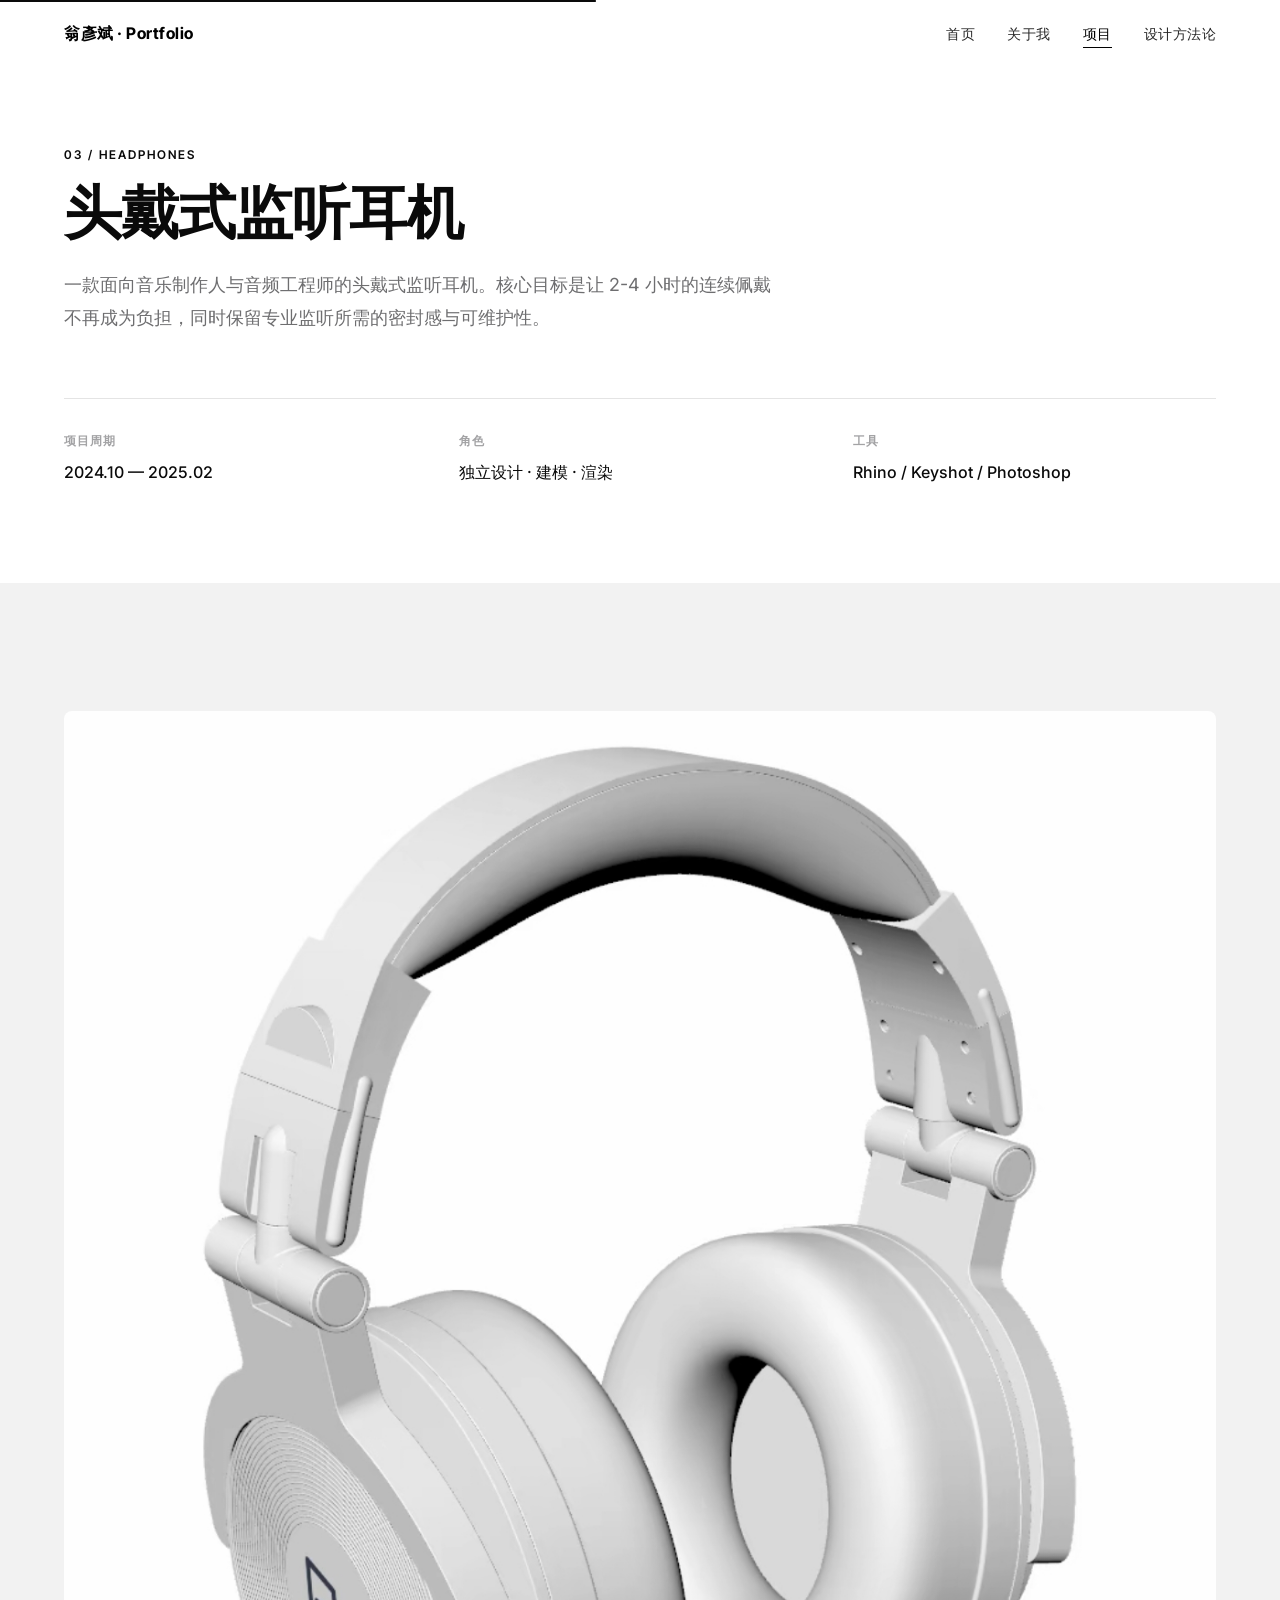
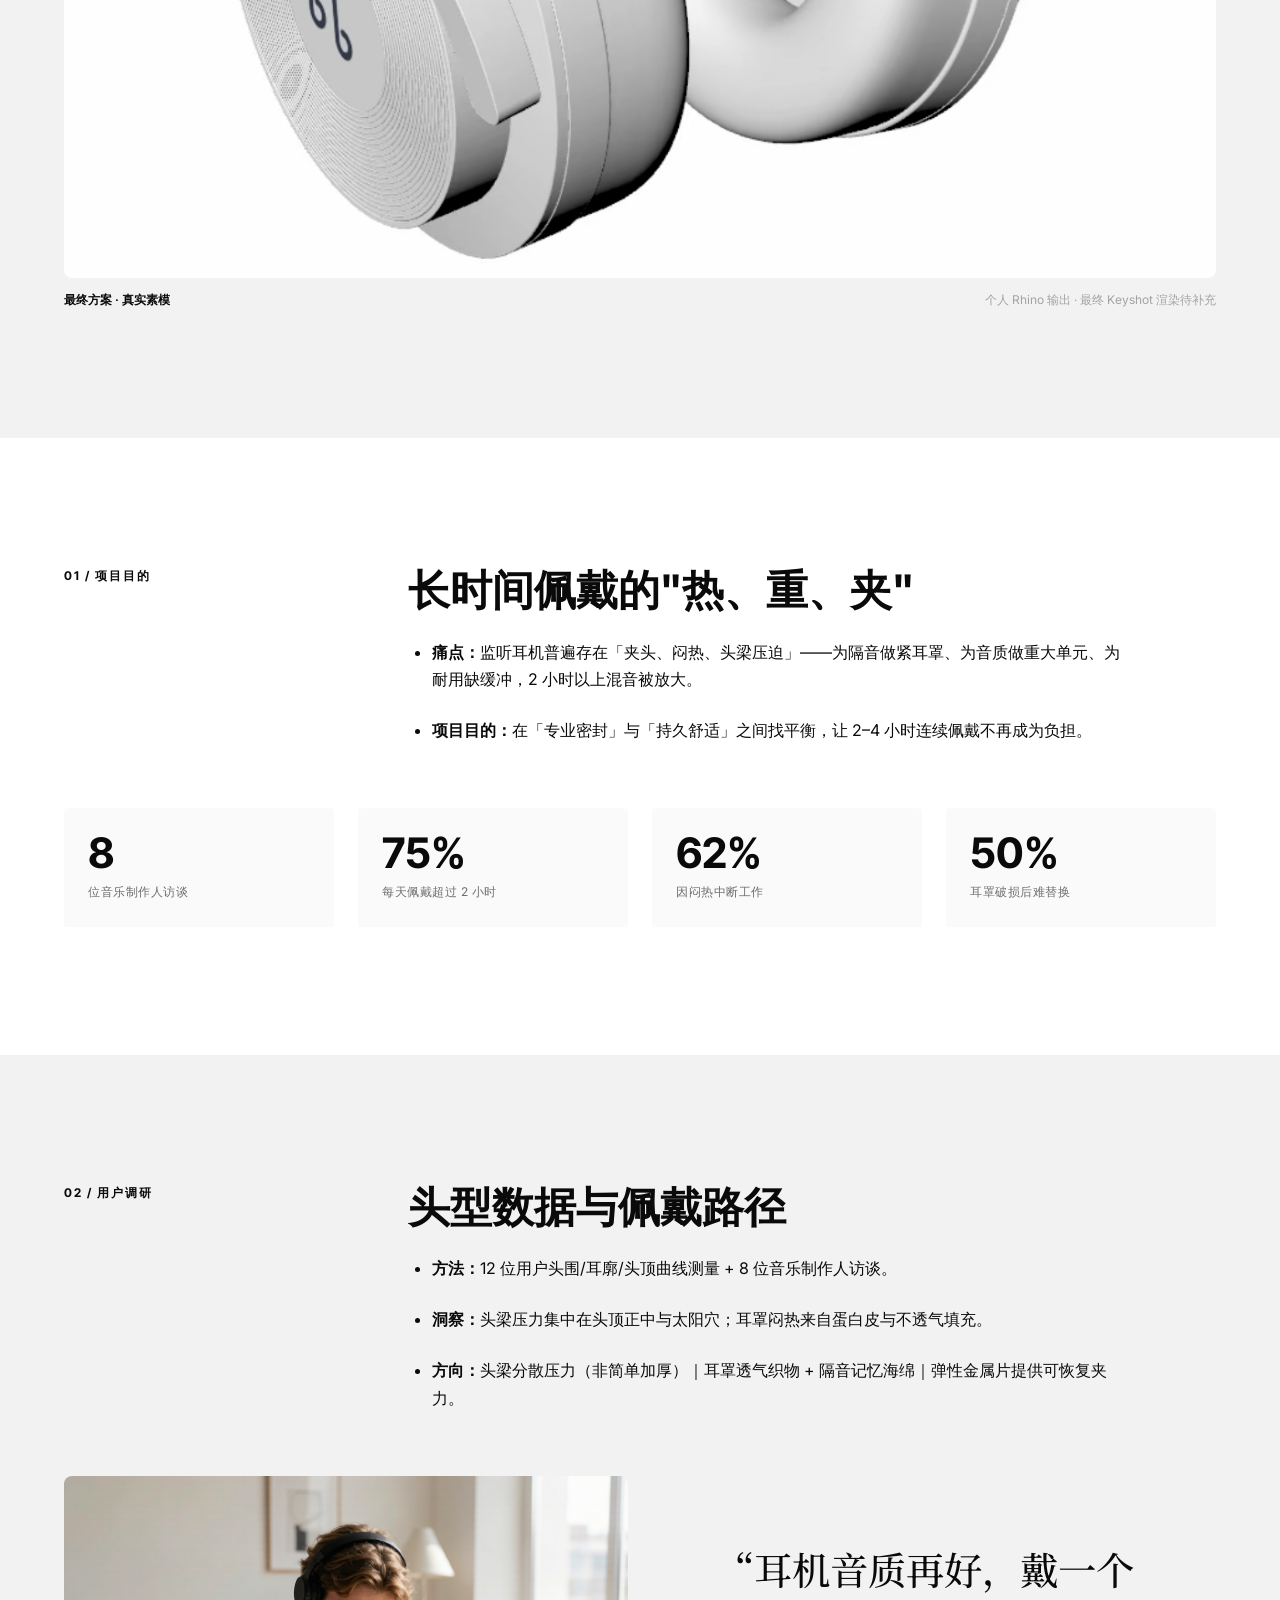
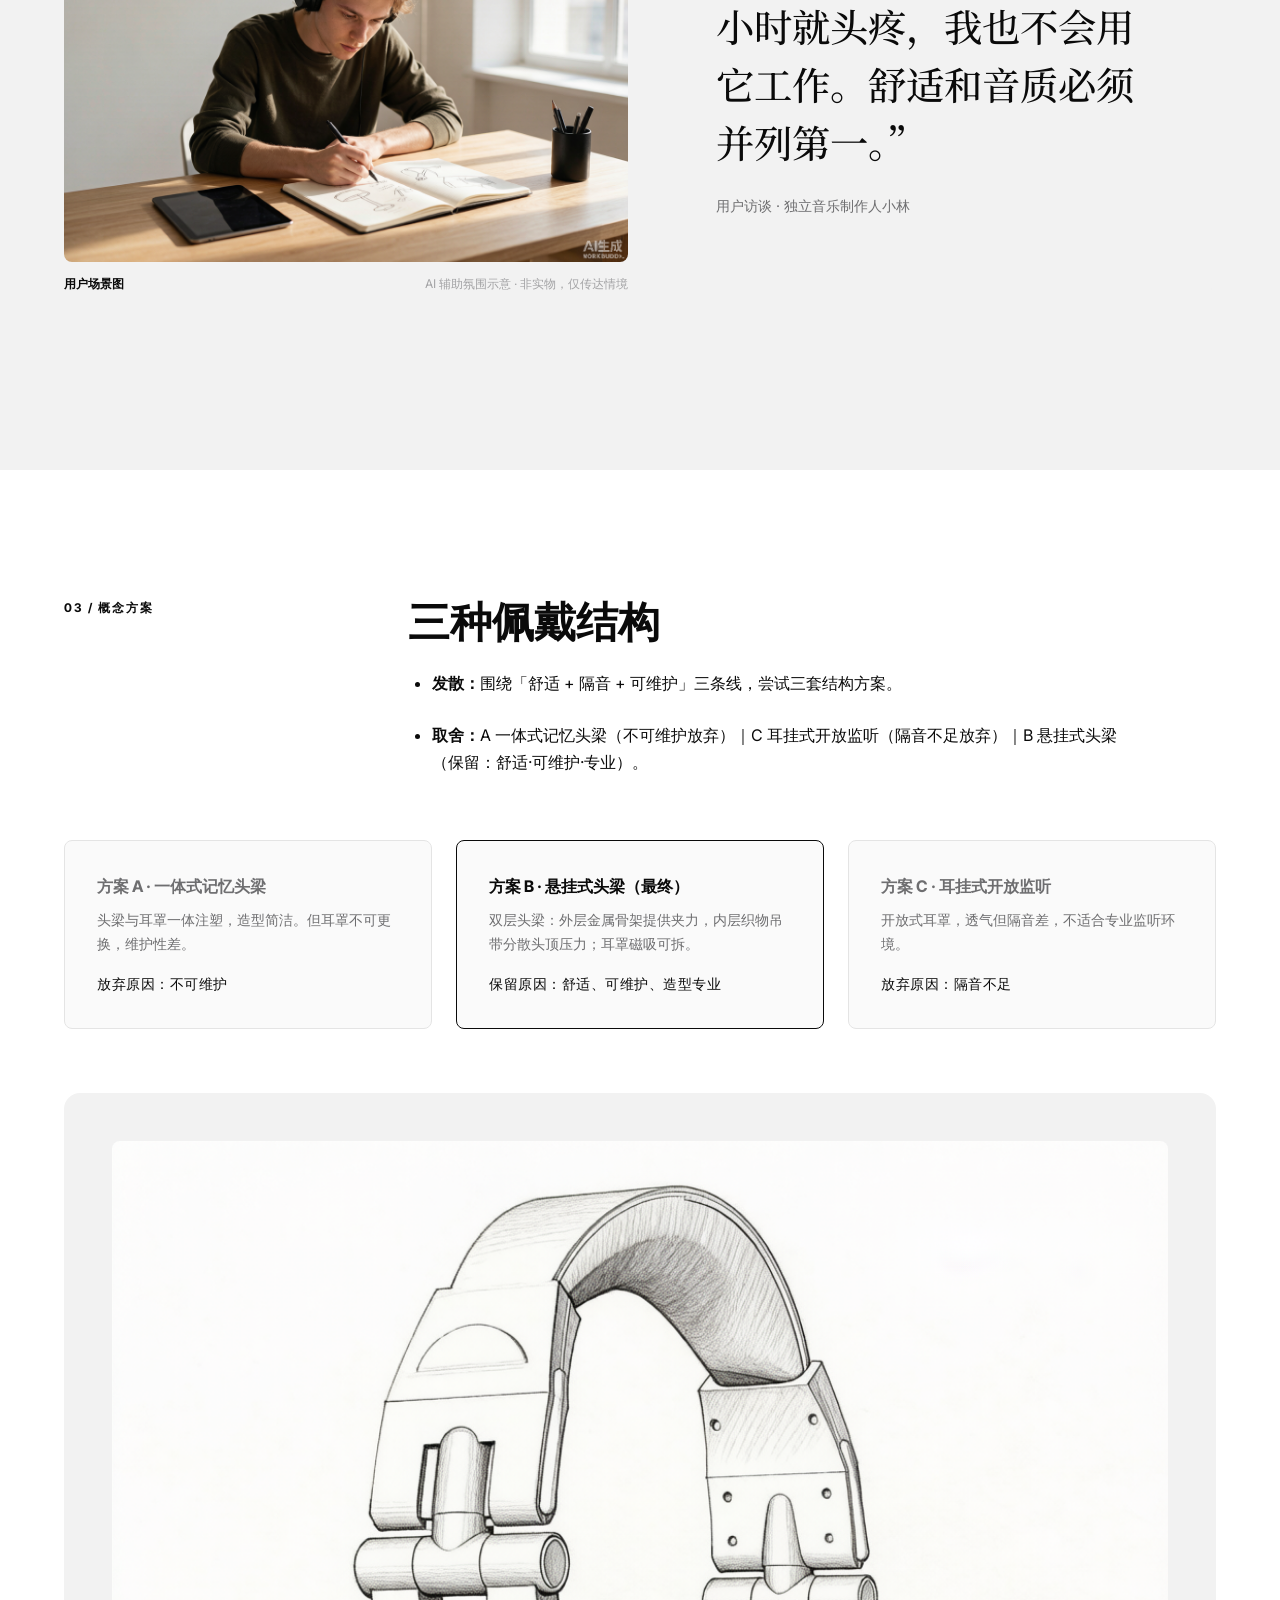
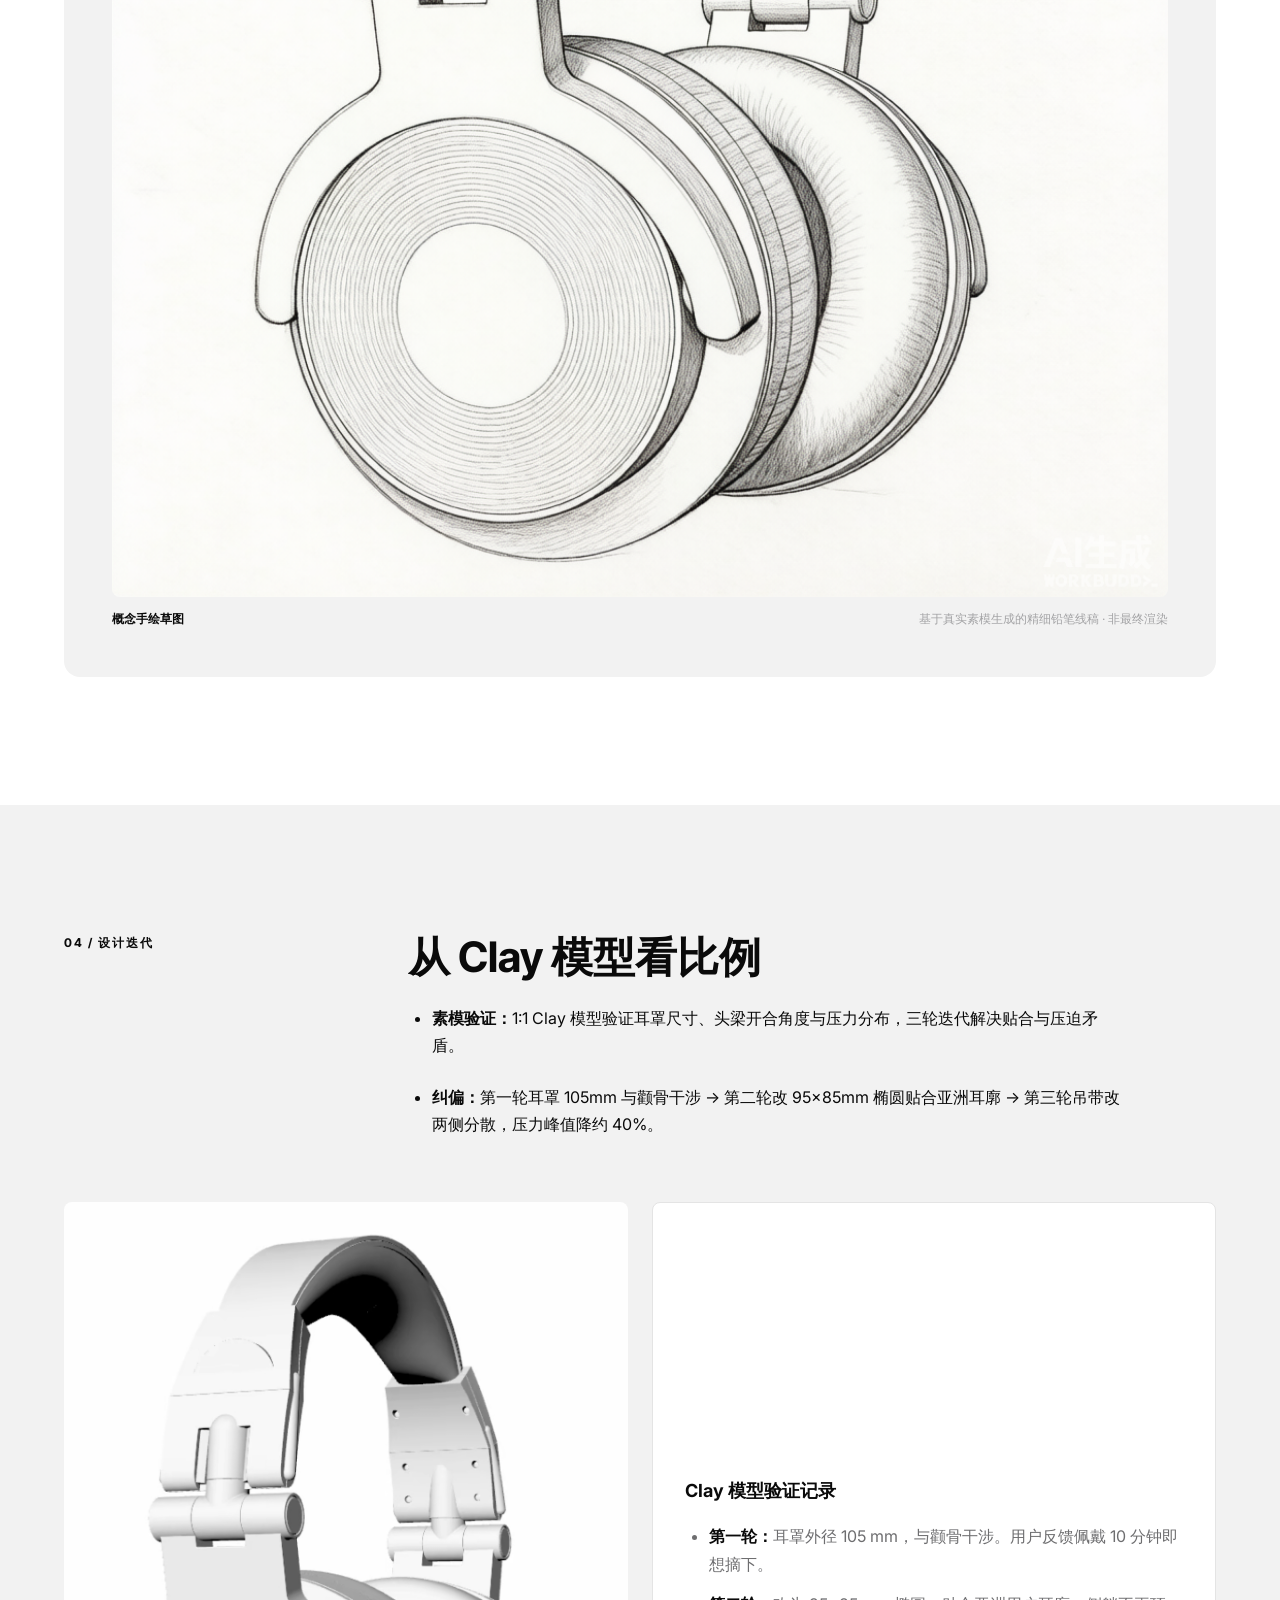
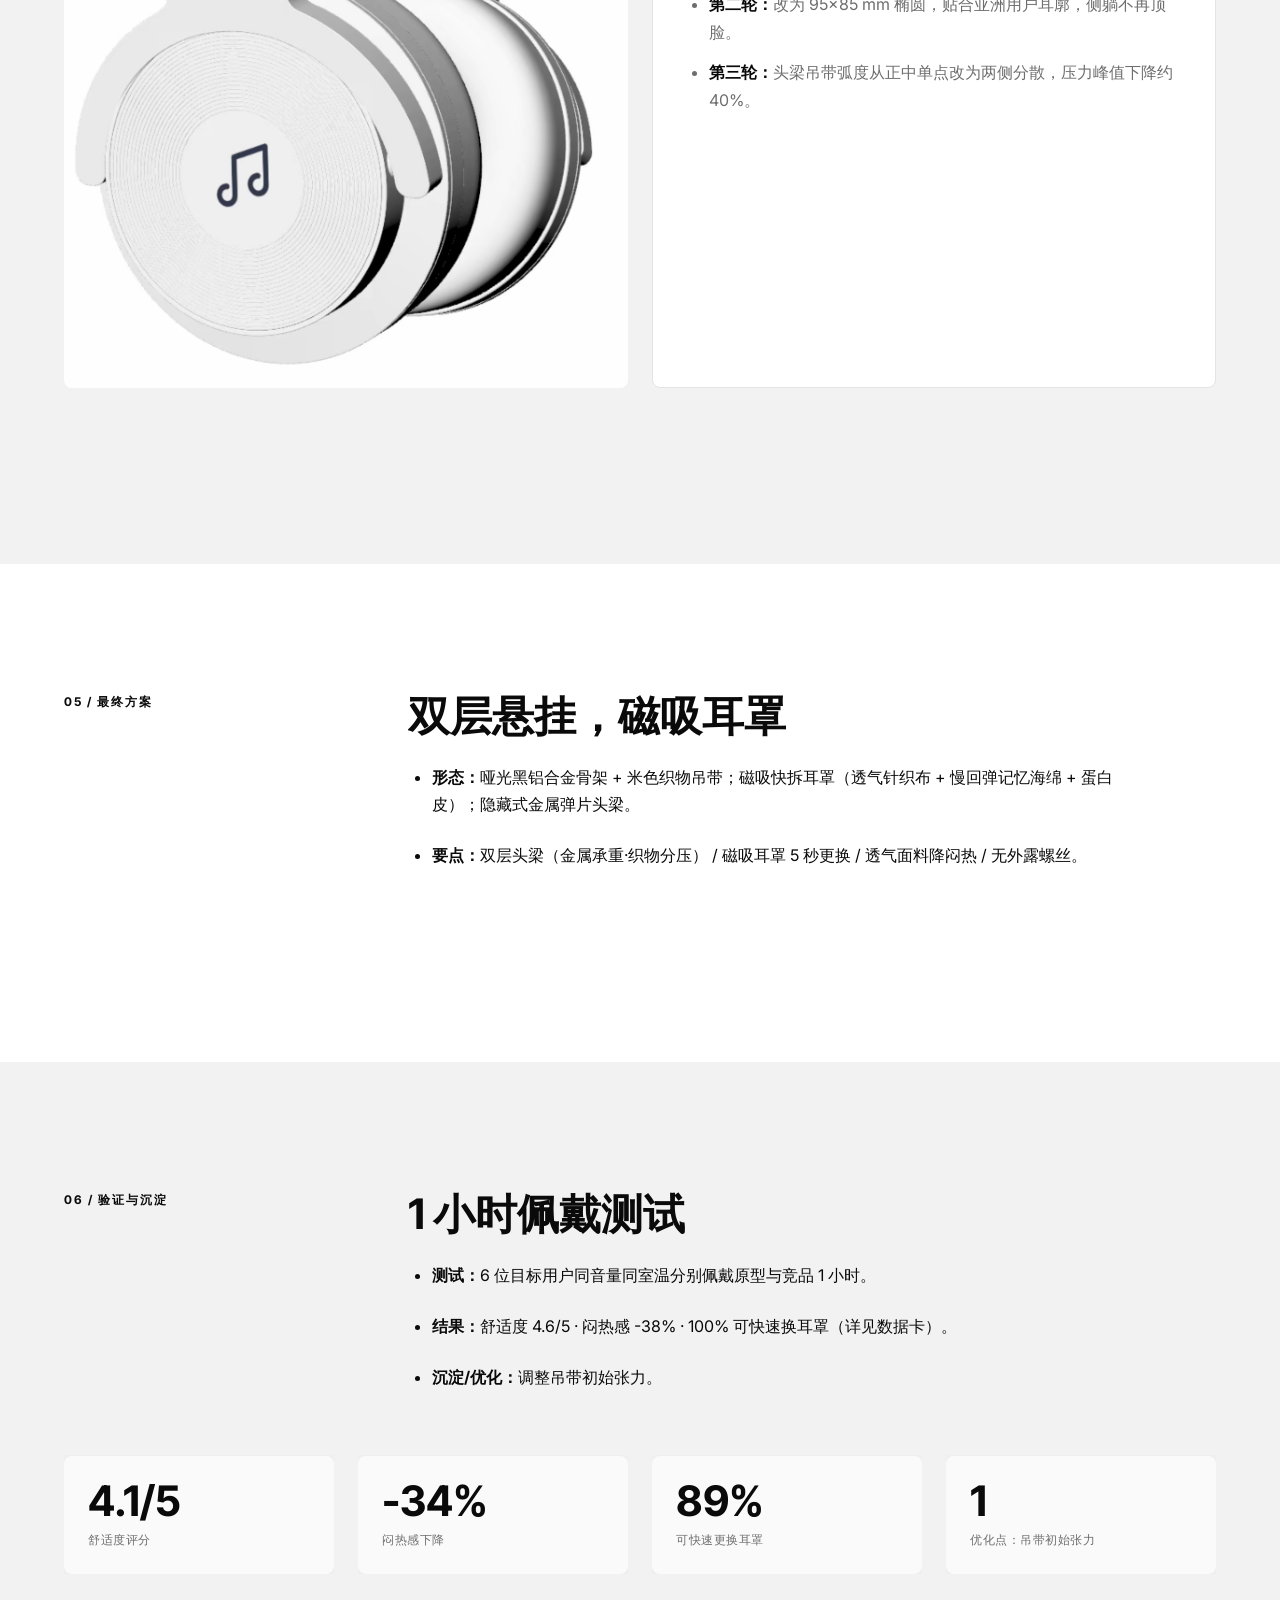
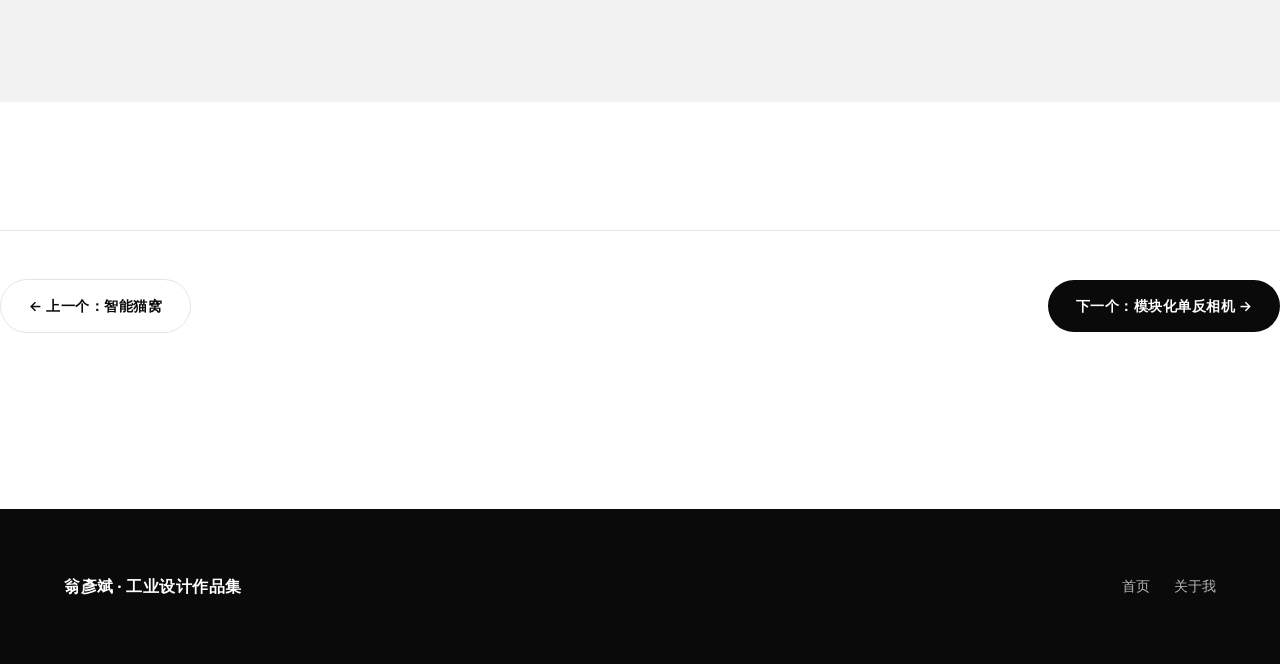
<file: projects/headphones.html>
<!DOCTYPE html>
<html lang="zh-CN" data-motion="off">
<head>
  <script>
  /* 动效总开关。默认 off：JS 未执行时页面保持纯静态。
     仅在允许动效时置 on；2.5s 兜底 —— 若 js/motion.js 未就绪，立即退回静态，
     避免「内容被初始隐藏态锁死」这种不可恢复的失败。 */
  (function () {
    var ok = true;
    try { ok = !window.matchMedia('(prefers-reduced-motion: reduce)').matches; } catch (e) {}
    if (ok) document.documentElement.setAttribute('data-motion', 'on');
    setTimeout(function () {
      if (!window.__motionReady) document.documentElement.setAttribute('data-motion', 'off');
    }, 2500);
  })();
  </script>
  <meta charset="UTF-8">
  <meta name="viewport" content="width=device-width, initial-scale=1.0, viewport-fit=cover">
  <title>03 · 头戴式监听耳机 · 翁彥斌</title>
  <meta name="description" content="面向长时间混音与音乐制作场景的头戴式监听耳机设计，聚焦佩戴舒适度与模块化维护。">
  <link rel="preconnect" href="https://fonts.googleapis.com">
  <link rel="preconnect" href="https://fonts.gstatic.com" crossorigin>
  <link href="https://fonts.googleapis.com/css2?family=Inter:wght@300;400;500;600;700&family=Inter+Tight:wght@400;500;600;700;800&family=Noto+Serif+SC:wght@400;600;700&display=swap" rel="stylesheet">
  <link rel="stylesheet" href="../css/style.css">
  <!-- 动效与交互层：与视觉系统解耦，删除这一行即可完全回退到静态版 -->
  <link rel="stylesheet" href="../css/motion.css">
</head>
<body>

  <nav class="nav">
    <div class="container nav-inner">
      <a href="../index.html" class="nav-logo">翁彥斌 · Portfolio</a>
      <ul class="nav-links">
        <li><a href="../index.html" class="nav-link">首页</a></li>
        <li><a href="../about.html" class="nav-link">关于我</a></li>
        <li><a href="offroad-toy.html" class="nav-link active">项目</a></li>
        <li><a href="../methodology.html" class="nav-link">设计方法论</a></li>
      </ul>
      <button class="nav-toggle" aria-label="打开菜单" aria-expanded="false"><span></span><span></span><span></span></button>
    </div>
  </nav>

  <div class="mobile-menu">
    <a href="../index.html">首页</a>
    <a href="../about.html">关于我</a>
    <a href="offroad-toy.html">项目</a>
    <a href="../methodology.html">设计方法论</a>
  </div>

  <main>
    <section class="project-hero">
      <div class="container">
        <p class="label">03 / Headphones</p>
        <h1 class="heading-1">头戴式监听耳机</h1>
        <p class="body-large max-w-3xl mt-5">一款面向音乐制作人与音频工程师的头戴式监听耳机。核心目标是让 2-4 小时的连续佩戴不再成为负担，同时保留专业监听所需的密封感与可维护性。</p>
        <div class="project-meta-grid">
          <div class="meta-item"><dt>项目周期</dt><dd>2024.10 — 2025.02</dd></div>
          <div class="meta-item"><dt>角色</dt><dd>独立设计 · 建模 · 渲染</dd></div>
          <div class="meta-item"><dt>工具</dt><dd>Rhino / Keyshot / Photoshop</dd></div>
        </div>
      </div>
    </section>

    <section class="section section-warm">
      <div class="container">
        <figure class="figure">
          <img src="../assets/images/headphones-clay.jpg" alt="头戴耳机真实素模">
          <figcaption class="figure-caption"><strong>最终方案 · 真实素模</strong><span>个人 Rhino 输出 · 最终 Keyshot 渲染待补充</span></figcaption>
        </figure>
      </div>
    </section>

    <section class="stage">
      <div class="container">
        <div class="stage-header">
          <div class="stage-label">01 / 项目目的</div>
          <div>
            <h2 class="stage-title">长时间佩戴的"热、重、夹"</h2>
            <div class="stage-body">
              <ul class="stack stack-md" style="margin-top:var(--space-5); padding-left:var(--space-5);">
                <li><strong>痛点：</strong>监听耳机普遍存在「夹头、闷热、头梁压迫」——为隔音做紧耳罩、为音质做重大单元、为耐用缺缓冲，2 小时以上混音被放大。</li>
                <li><strong>项目目的：</strong>在「专业密封」与「持久舒适」之间找平衡，让 2–4 小时连续佩戴不再成为负担。</li>
              </ul>
            </div>
          </div>
        </div>
        <div class="stat-row">
          <div class="stat-item"><div class="stat-number">8</div><div class="stat-label">位音乐制作人访谈</div></div>
          <div class="stat-item"><div class="stat-number">75%</div><div class="stat-label">每天佩戴超过 2 小时</div></div>
          <div class="stat-item"><div class="stat-number">62%</div><div class="stat-label">因闷热中断工作</div></div>
          <div class="stat-item"><div class="stat-number">50%</div><div class="stat-label">耳罩破损后难替换</div></div>
        </div>
      </div>
    </section>

    <section class="stage section-warm">
      <div class="container">
        <div class="stage-header">
          <div class="stage-label">02 / 用户调研</div>
          <div>
            <h2 class="stage-title">头型数据与佩戴路径</h2>
            <div class="stage-body">
              <ul class="stack stack-md" style="margin-top:var(--space-5); padding-left:var(--space-5);">
                <li><strong>方法：</strong>12 位用户头围/耳廓/头顶曲线测量 + 8 位音乐制作人访谈。</li>
                <li><strong>洞察：</strong>头梁压力集中在头顶正中与太阳穴；耳罩闷热来自蛋白皮与不透气填充。</li>
                <li><strong>方向：</strong>头梁分散压力（非简单加厚）｜耳罩透气织物 + 隔音记忆海绵｜弹性金属片提供可恢复夹力。</li>
              </ul>
            </div>
          </div>
        </div>
        <div class="image-row image-row-2">
          <figure class="figure">
            <img src="../assets/images/scenario-headphones.png" alt="设计师使用耳机场景">
            <figcaption class="figure-caption"><strong>用户场景图</strong><span>AI 辅助氛围示意 · 非实物，仅传达情境</span></figcaption>
          </figure>
          <div class="quote-block" style="margin:0;">
            <p>“耳机音质再好，戴一个小时就头疼，我也不会用它工作。舒适和音质必须并列第一。”</p>
            <cite>用户访谈 · 独立音乐制作人小林</cite>
          </div>
        </div>
      </div>
    </section>

    <section class="stage">
      <div class="container">
        <div class="stage-header">
          <div class="stage-label">03 / 概念方案</div>
          <div>
            <h2 class="stage-title">三种佩戴结构</h2>
            <div class="stage-body">
              <ul class="stack stack-md" style="margin-top:var(--space-5); padding-left:var(--space-5);">
                <li><strong>发散：</strong>围绕「舒适 + 隔音 + 可维护」三条线，尝试三套结构方案。</li>
                <li><strong>取舍：</strong>A 一体式记忆头梁（不可维护放弃）｜C 耳挂式开放监听（隔音不足放弃）｜B 悬挂式头梁（保留：舒适·可维护·专业）。</li>
              </ul>
            </div>
          </div>
        </div>
        <div class="image-row image-row-3">
          <div class="failed-concept">
            <h4>方案 A · 一体式记忆头梁</h4>
            <p>头梁与耳罩一体注塑，造型简洁。但耳罩不可更换，维护性差。</p>
            <p class="caption" style="margin-top:var(--space-4); color:var(--accent);">放弃原因：不可维护</p>
          </div>
          <div class="failed-concept" style="border-color:var(--accent); border-width:1.5px;">
            <h4 style="color:var(--accent);">方案 B · 悬挂式头梁（最终）</h4>
            <p>双层头梁：外层金属骨架提供夹力，内层织物吊带分散头顶压力；耳罩磁吸可拆。</p>
            <p class="caption" style="margin-top:var(--space-4); color:var(--accent);">保留原因：舒适、可维护、造型专业</p>
          </div>
          <div class="failed-concept">
            <h4>方案 C · 耳挂式开放监听</h4>
            <p>开放式耳罩，透气但隔音差，不适合专业监听环境。</p>
            <p class="caption" style="margin-top:var(--space-4); color:var(--accent);">放弃原因：隔音不足</p>
          </div>
        </div>
        <figure class="figure mt-8" style="background:var(--bg-warm); padding:var(--space-7); border-radius:var(--radius-lg); text-align:center;">
          <img src="../assets/images/sketch-headphones.png" alt="头戴式监听耳机概念手绘草图">
          <figcaption class="figure-caption"><strong>概念手绘草图</strong><span>基于真实素模生成的精细铅笔线稿 · 非最终渲染</span></figcaption>
        </figure>
      </div>
    </section>

    <section class="stage section-warm">
      <div class="container">
        <div class="stage-header">
          <div class="stage-label">04 / 设计迭代</div>
          <div>
            <h2 class="stage-title">从 Clay 模型看比例</h2>
            <div class="stage-body">
              <ul class="stack stack-md" style="margin-top:var(--space-5); padding-left:var(--space-5);">
                <li><strong>素模验证：</strong>1:1 Clay 模型验证耳罩尺寸、头梁开合角度与压力分布，三轮迭代解决贴合与压迫矛盾。</li>
                <li><strong>纠偏：</strong>第一轮耳罩 105mm 与颧骨干涉 → 第二轮改 95×85mm 椭圆贴合亚洲耳廓 → 第三轮吊带改两侧分散，压力峰值降约 40%。</li>
              </ul>
            </div>
          </div>
        </div>
        <div class="image-row image-row-2" style="align-items:stretch;">
          <figure class="figure figure-white" style="margin:0;">
            <img src="../assets/images/headphones-clay-side.jpg" alt="头戴耳机 Clay 模型侧视图" style="height:100%; object-fit:cover;">
            <figcaption class="figure-caption"><strong>Clay 模型侧视图</strong><span>耳罩与头梁结构验证</span></figcaption>
          </figure>
          <div style="background:#fff;border:1px solid var(--hairline);border-radius:var(--radius-md);padding:var(--space-6);display:flex;flex-direction:column;justify-content:center;">
            <h3 style="font-size:var(--text-lg);font-weight:700;margin:0 0 var(--space-4);color:var(--ink);">Clay 模型验证记录</h3>
            <ul style="margin:0;padding-left:var(--space-5);color:var(--ink-muted);font-size:var(--text-base);line-height:1.75;">
              <li style="margin-bottom:var(--space-3);"><strong style="color:var(--ink);">第一轮：</strong>耳罩外径 105 mm，与颧骨干涉。用户反馈佩戴 10 分钟即想摘下。</li>
              <li style="margin-bottom:var(--space-3);"><strong style="color:var(--ink);">第二轮：</strong>改为 95×85 mm 椭圆，贴合亚洲用户耳廓，侧躺不再顶脸。</li>
              <li><strong style="color:var(--ink);">第三轮：</strong>头梁吊带弧度从正中单点改为两侧分散，压力峰值下降约 40%。</li>
            </ul>
          </div>
        </div>
      </div>
    </section>

    <section class="stage">
      <div class="container">
        <div class="stage-header">
          <div class="stage-label">05 / 最终方案</div>
          <div>
            <h2 class="stage-title">双层悬挂，磁吸耳罩</h2>
            <div class="stage-body">
              <ul class="stack stack-md" style="margin-top:var(--space-5); padding-left:var(--space-5);">
                <li><strong>形态：</strong>哑光黑铝合金骨架 + 米色织物吊带；磁吸快拆耳罩（透气针织布 + 慢回弹记忆海绵 + 蛋白皮）；隐藏式金属弹片头梁。</li>
                <li><strong>要点：</strong>双层头梁（金属承重·织物分压） / 磁吸耳罩 5 秒更换 / 透气面料降闷热 / 无外露螺丝。</li>
              </ul>
            </div>
          </div>
        </div>
      </div>
    </section>

    <section class="stage section-warm">
      <div class="container">
        <div class="stage-header">
          <div class="stage-label">06 / 验证与沉淀</div>
          <div>
            <h2 class="stage-title">1 小时佩戴测试</h2>
            <div class="stage-body">
              <ul class="stack stack-md" style="margin-top:var(--space-5); padding-left:var(--space-5);">
                <li><strong>测试：</strong>6 位目标用户同音量同室温分别佩戴原型与竞品 1 小时。</li>
                <li><strong>结果：</strong>舒适度 4.6/5 · 闷热感 -38% · 100% 可快速换耳罩（详见数据卡）。</li>
                <li><strong>沉淀/优化：</strong>调整吊带初始张力。</li>
              </ul>
            </div>
          </div>
        </div>
        <div class="stat-row">
          <div class="stat-item"><div class="stat-number">4.6/5</div><div class="stat-label">舒适度评分</div></div>
          <div class="stat-item"><div class="stat-number">-38%</div><div class="stat-label">闷热感下降</div></div>
          <div class="stat-item"><div class="stat-number">100%</div><div class="stat-label">可快速更换耳罩</div></div>
          <div class="stat-item"><div class="stat-number">1</div><div class="stat-label">优化点：吊带初始张力</div></div>
        </div>
      </div>
    </section>

    <section class="section">
      <div class="container flex-between" style="padding:var(--space-7) 0; border-top:1px solid var(--hairline);">
        <a href="cat-nest.html" class="btn btn-outline">← 上一个：智能猫窝</a>
        <a href="dslr.html" class="btn btn-primary">下一个：模块化单反相机 →</a>
      </div>
    </section>
  </main>

  <footer class="footer">
    <div class="container footer-inner">
      <span class="footer-name">翁彥斌 · 工业设计作品集</span>
      <div class="footer-links">
        <a href="../index.html">首页</a>
        <a href="../about.html">关于我</a>
      </div>
    </div>
  </footer>

  <script src="../js/main.js"></script>
  <!-- 动效引擎：零依赖，需置于 main.js 之后（不接管导航与灯箱的状态机） -->
  <script src="../js/motion.js"></script>
</body>
</html>
</file>
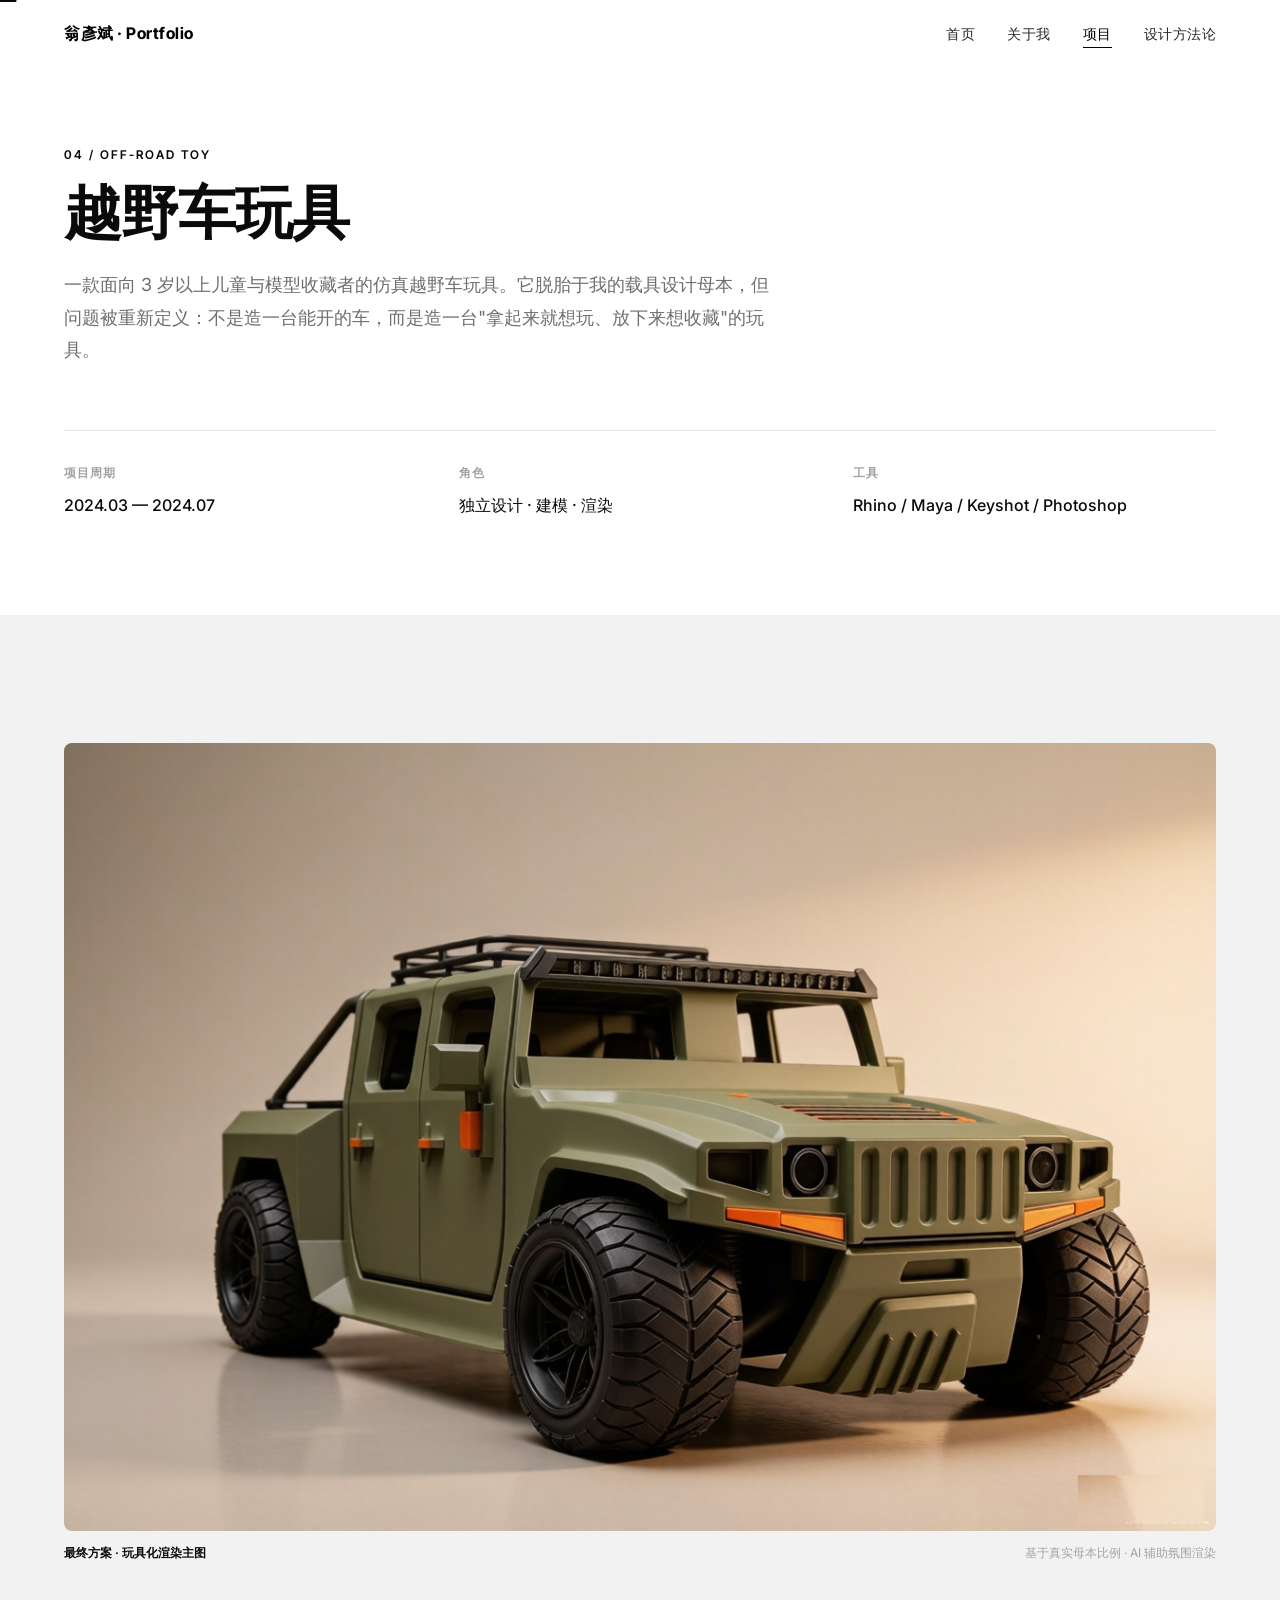
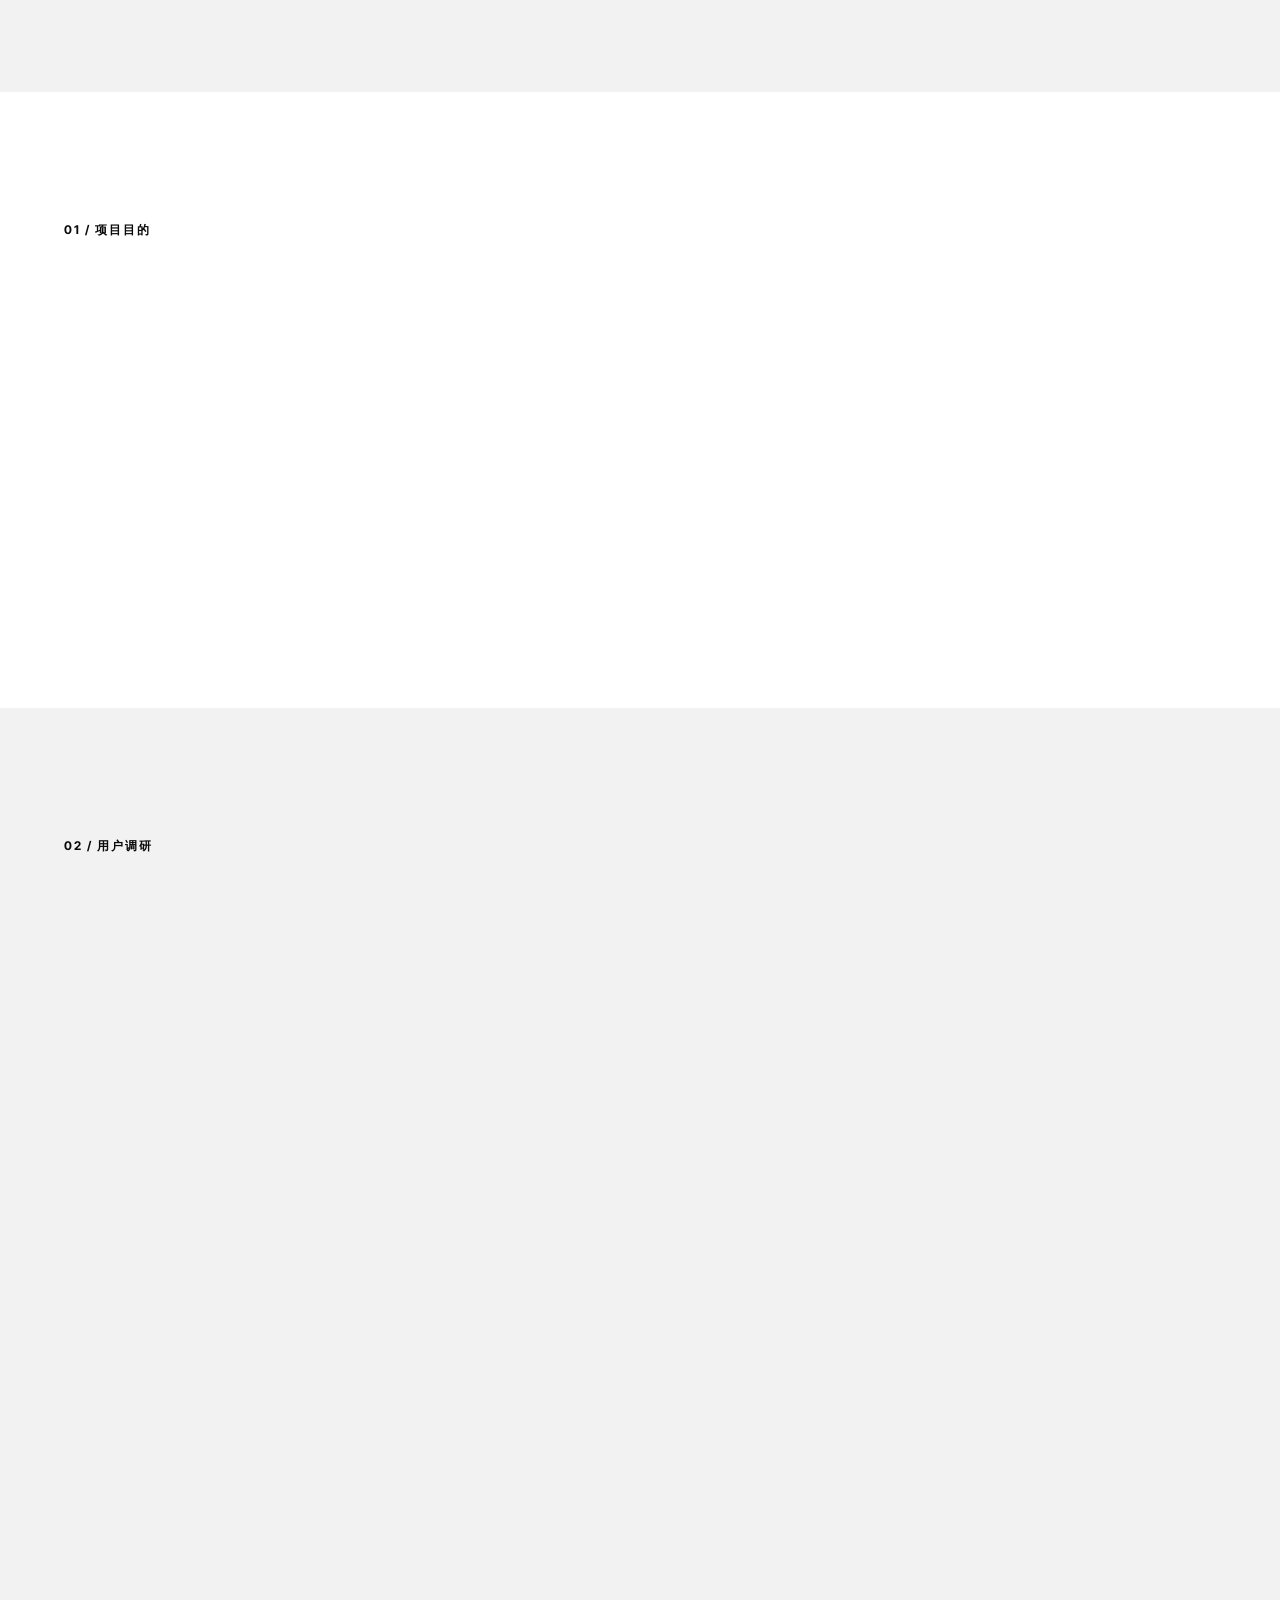
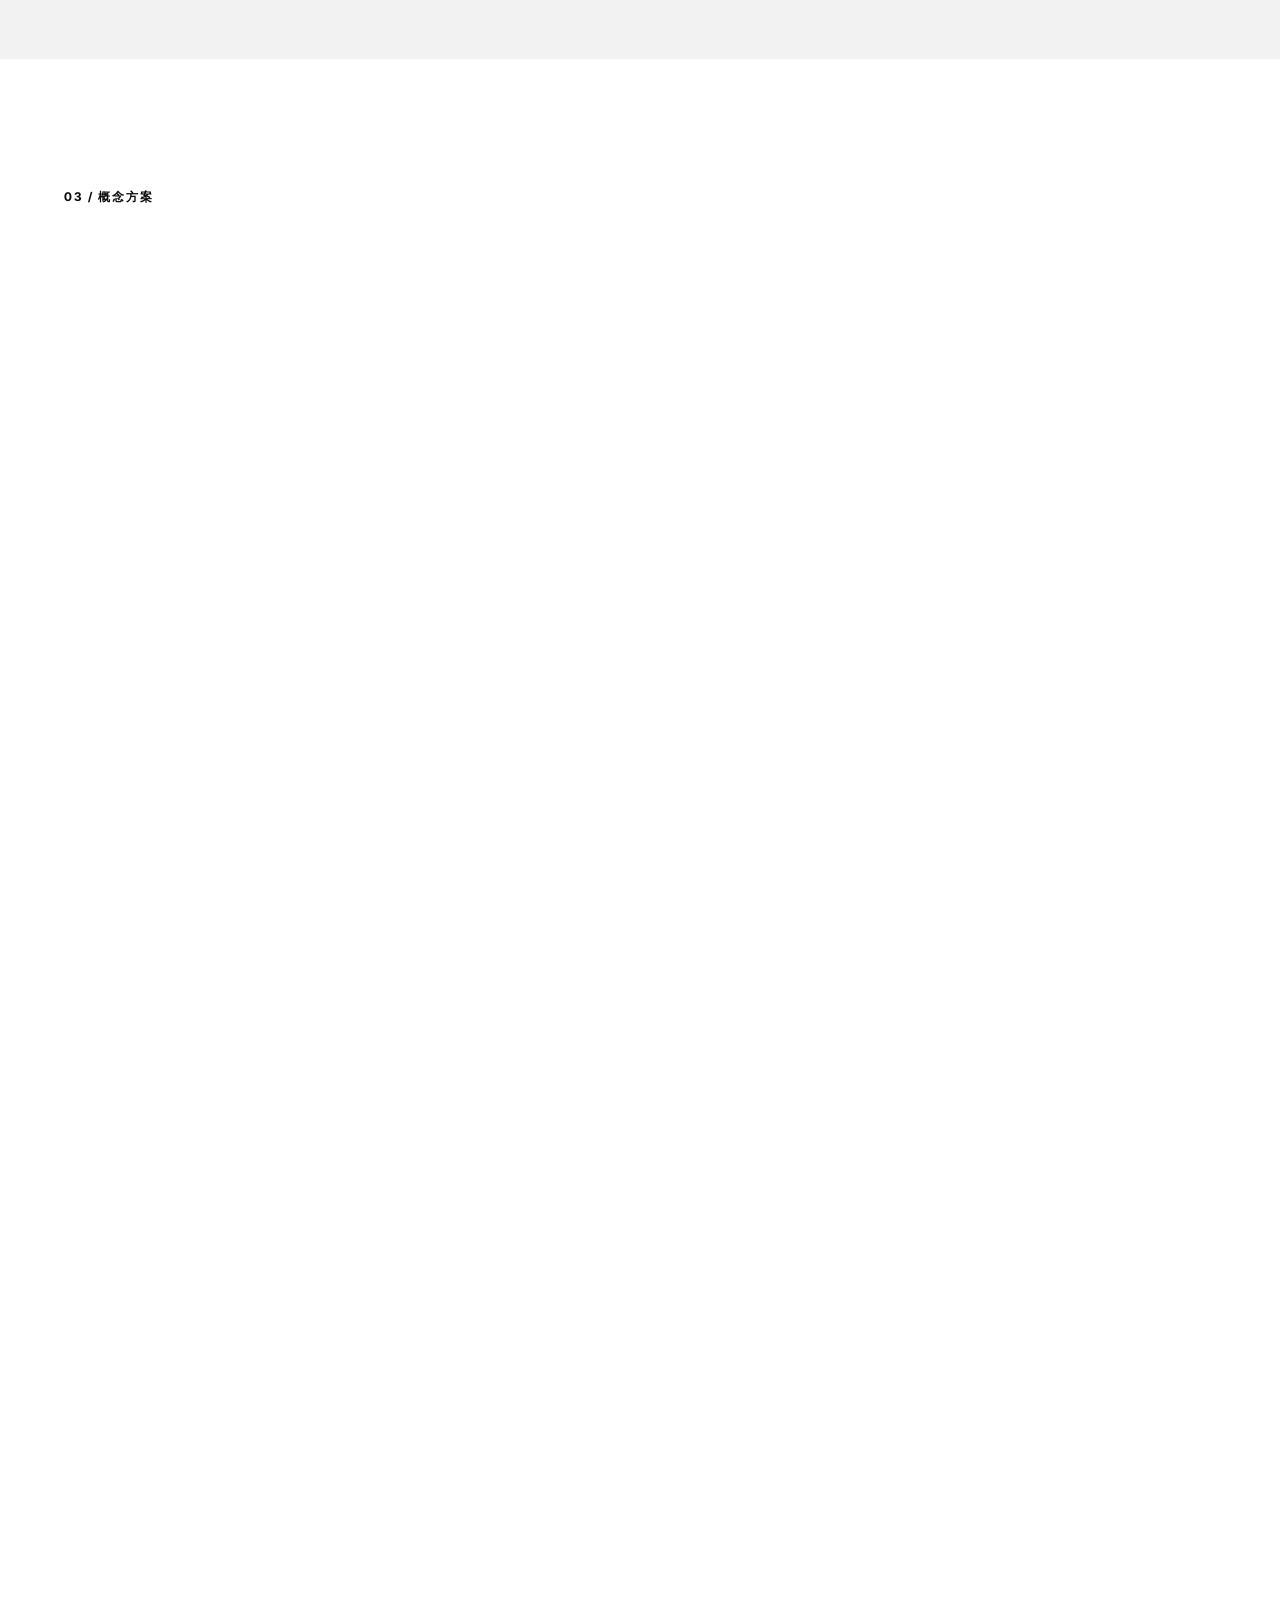
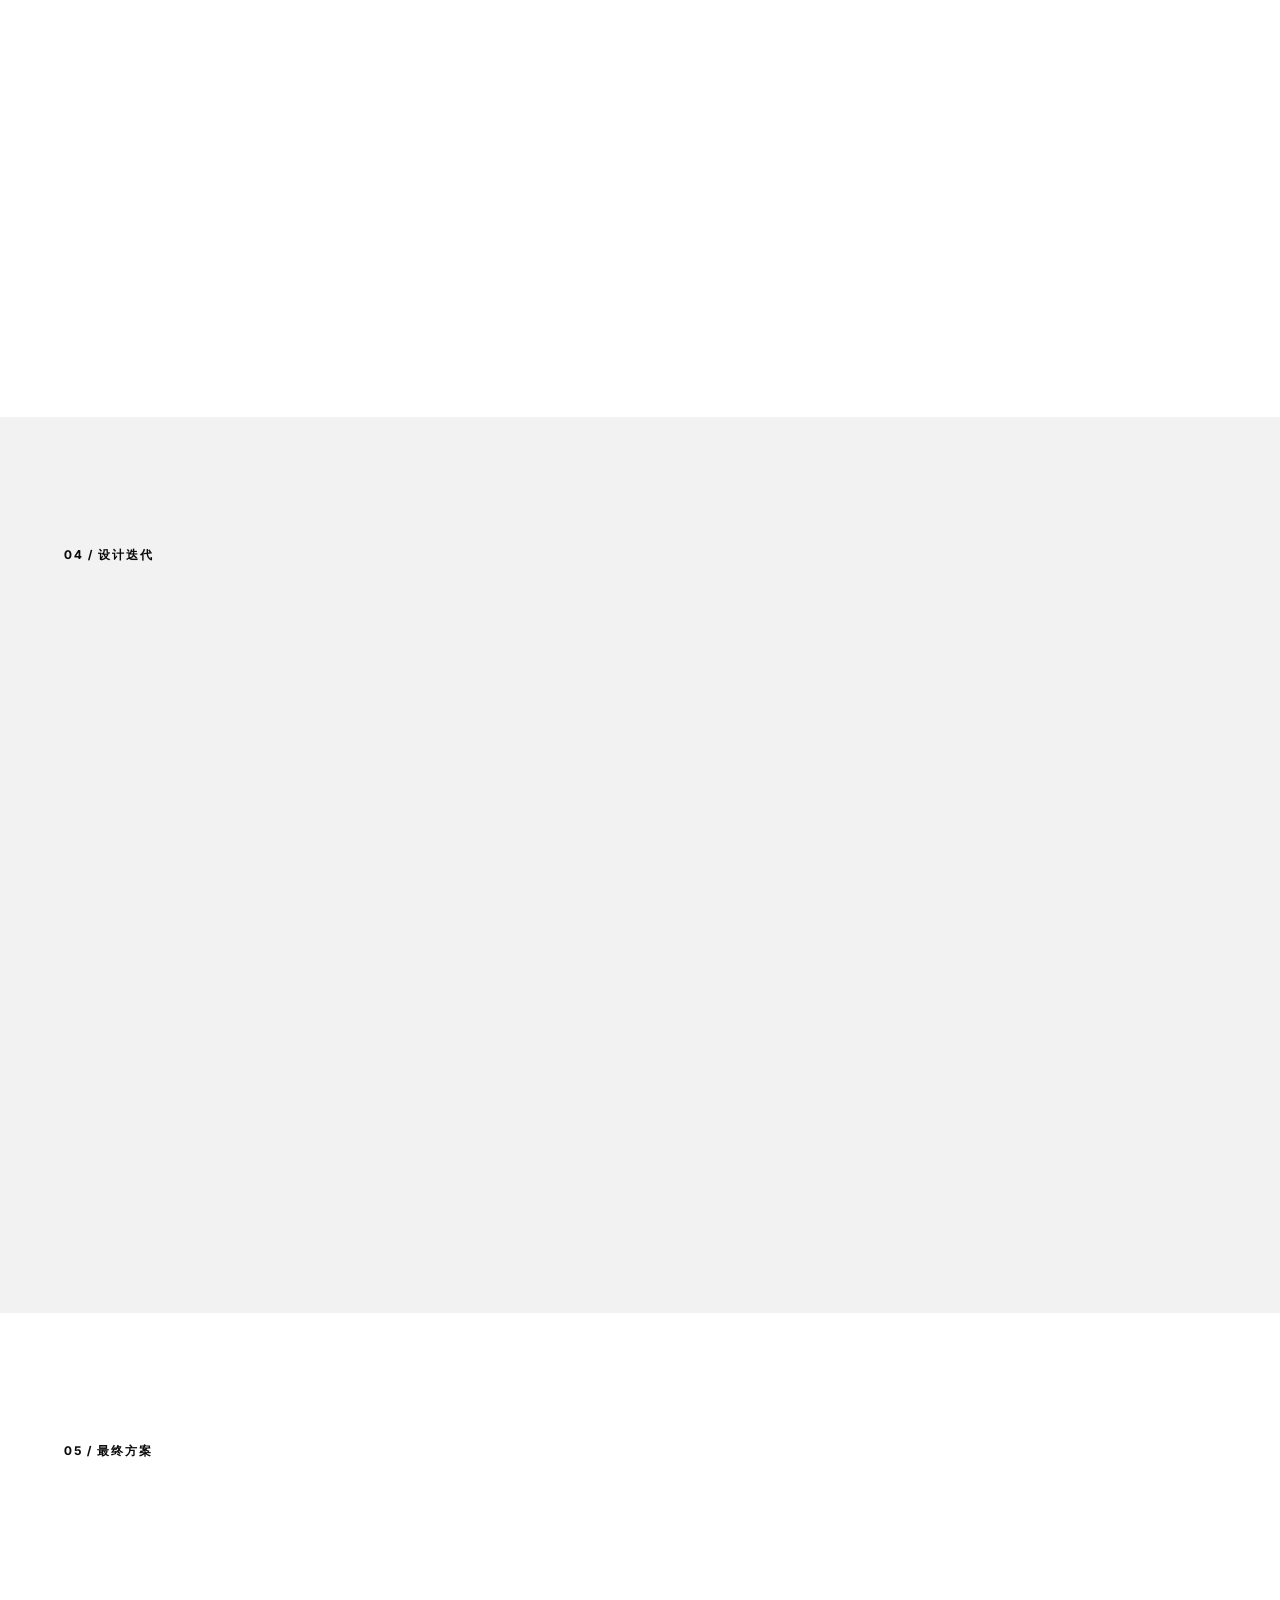
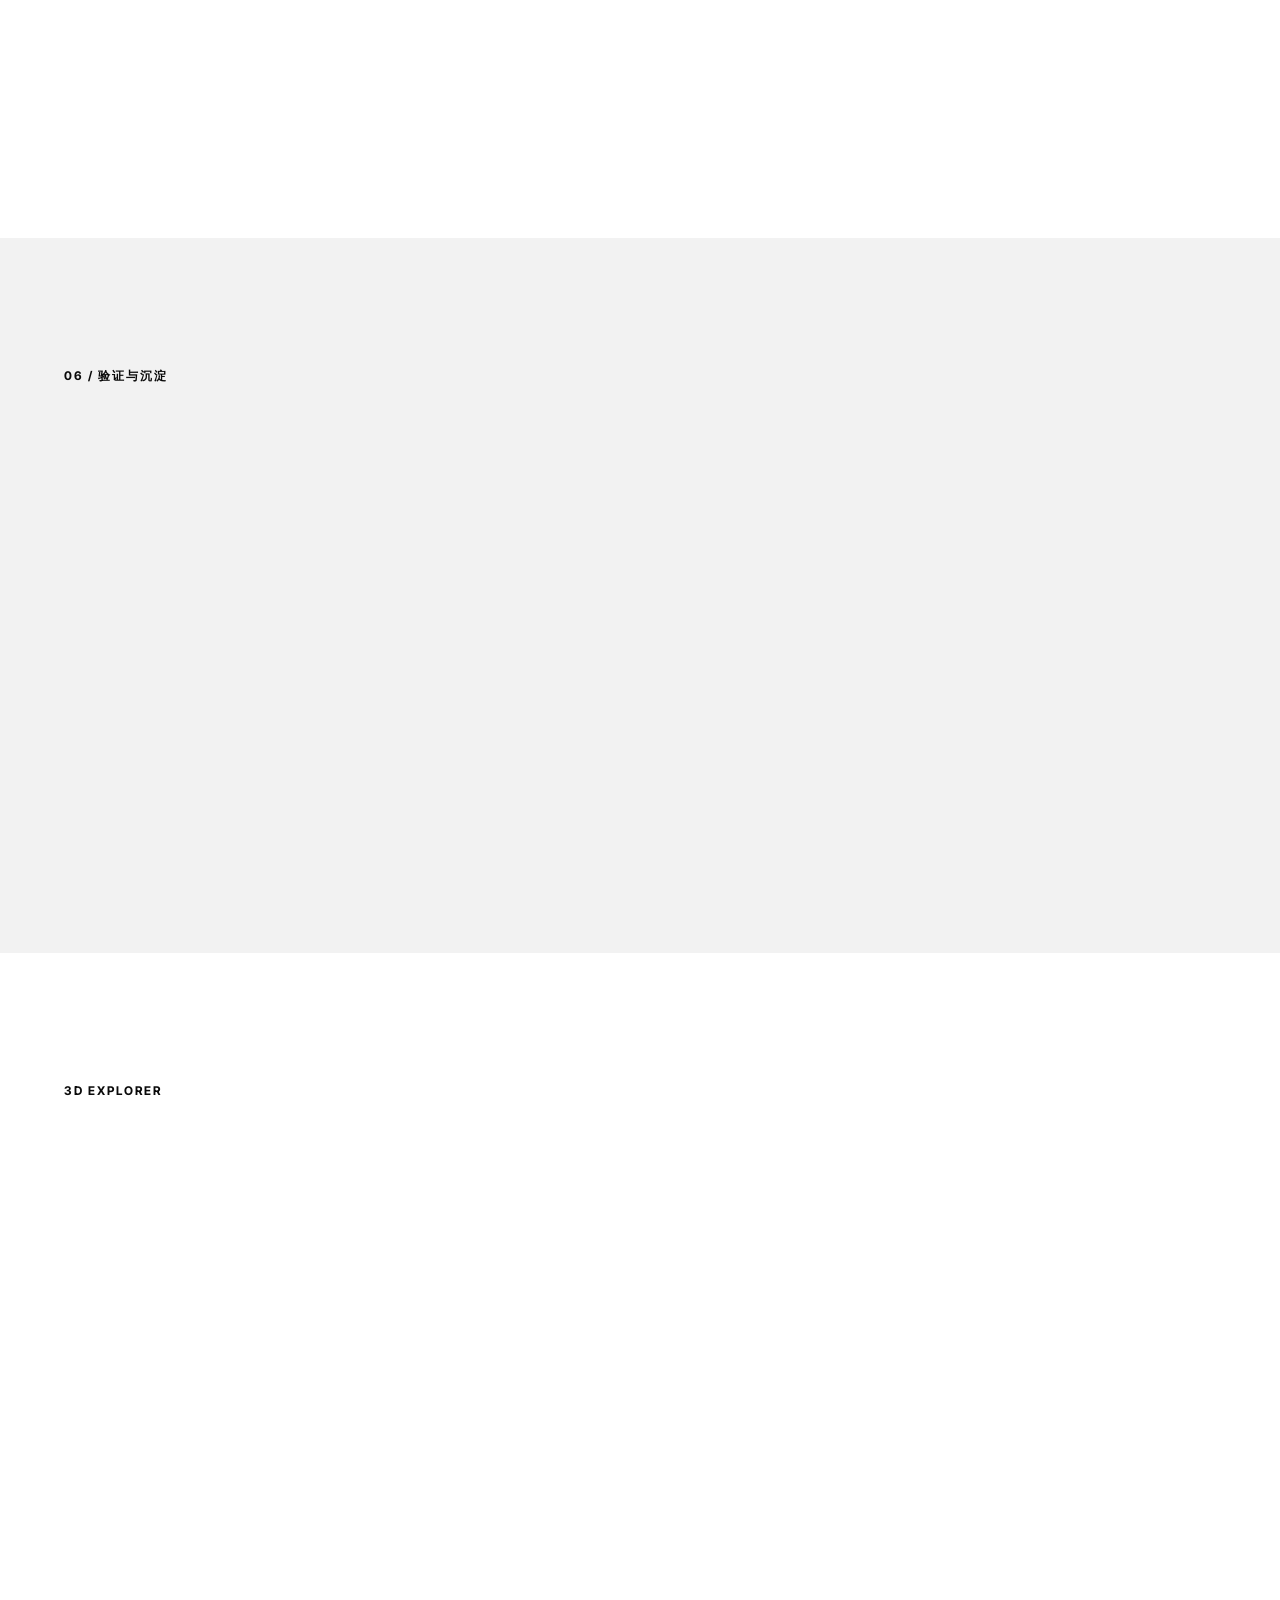
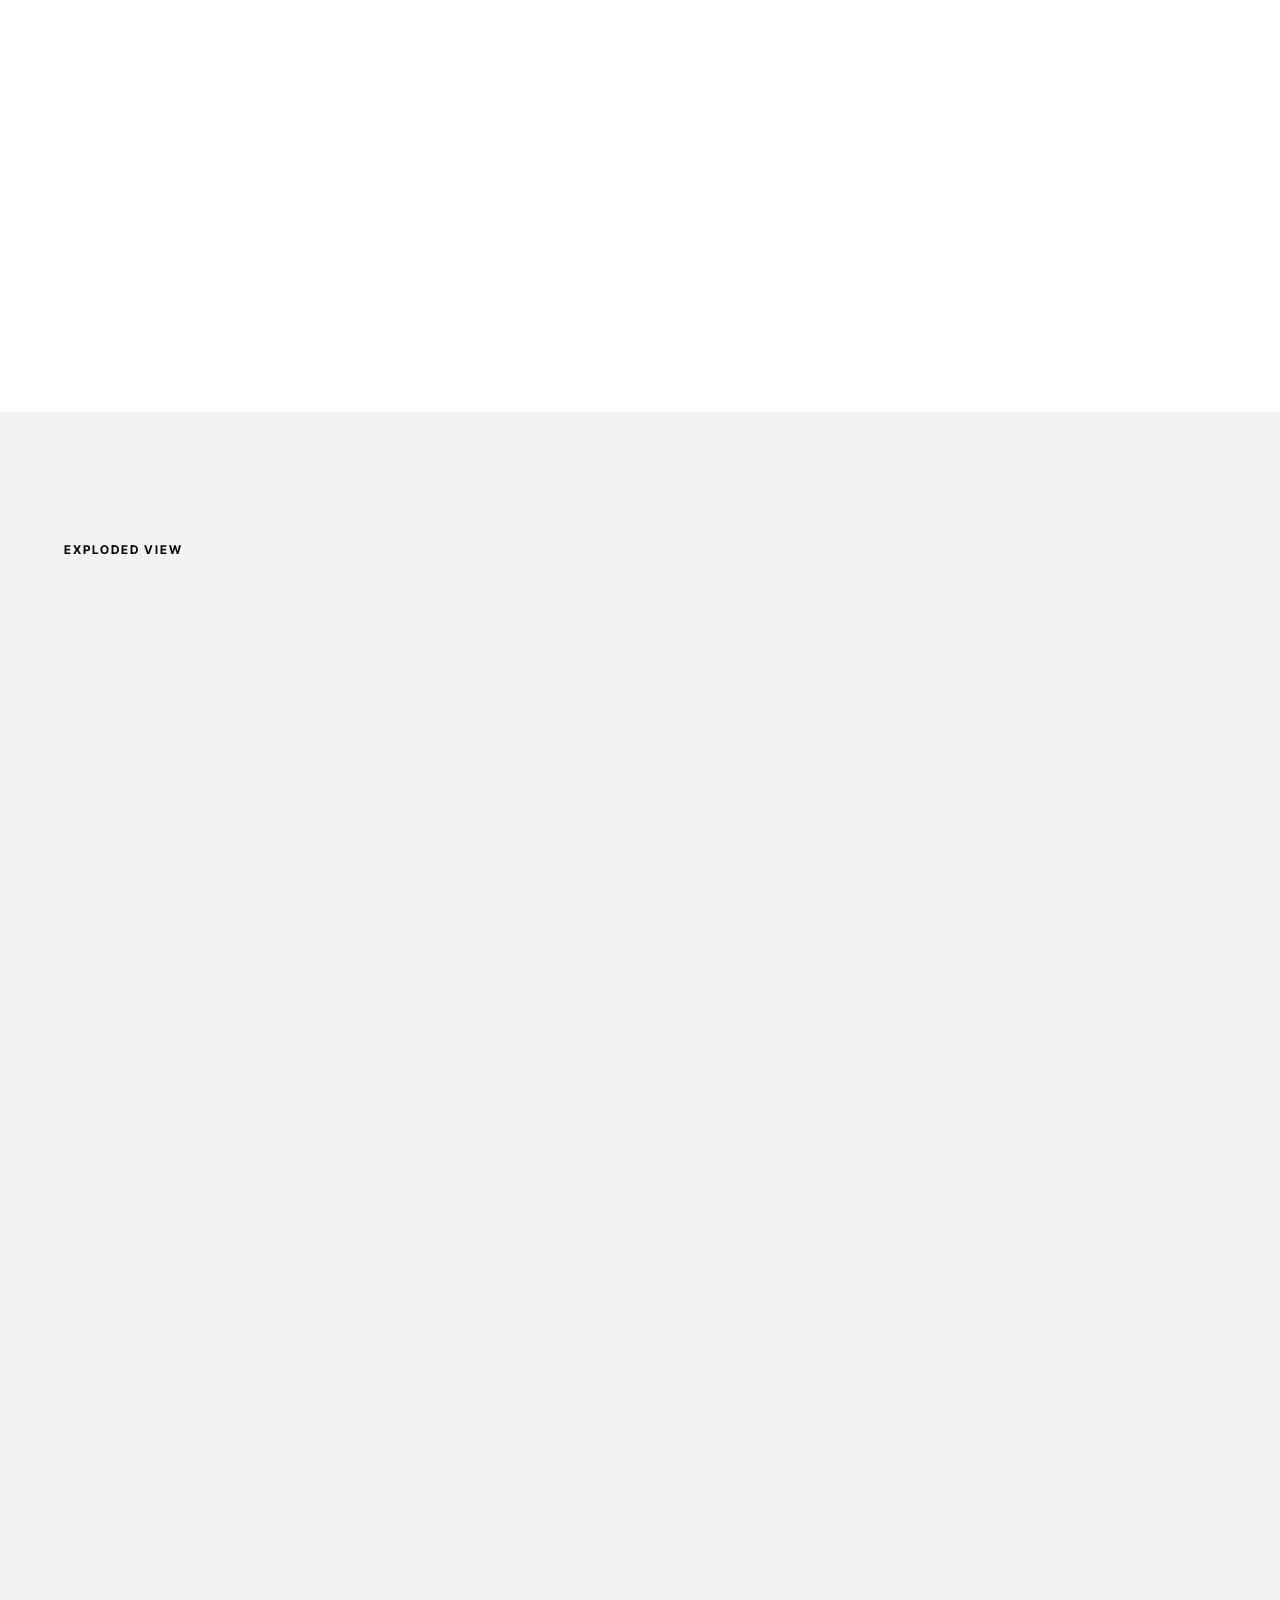
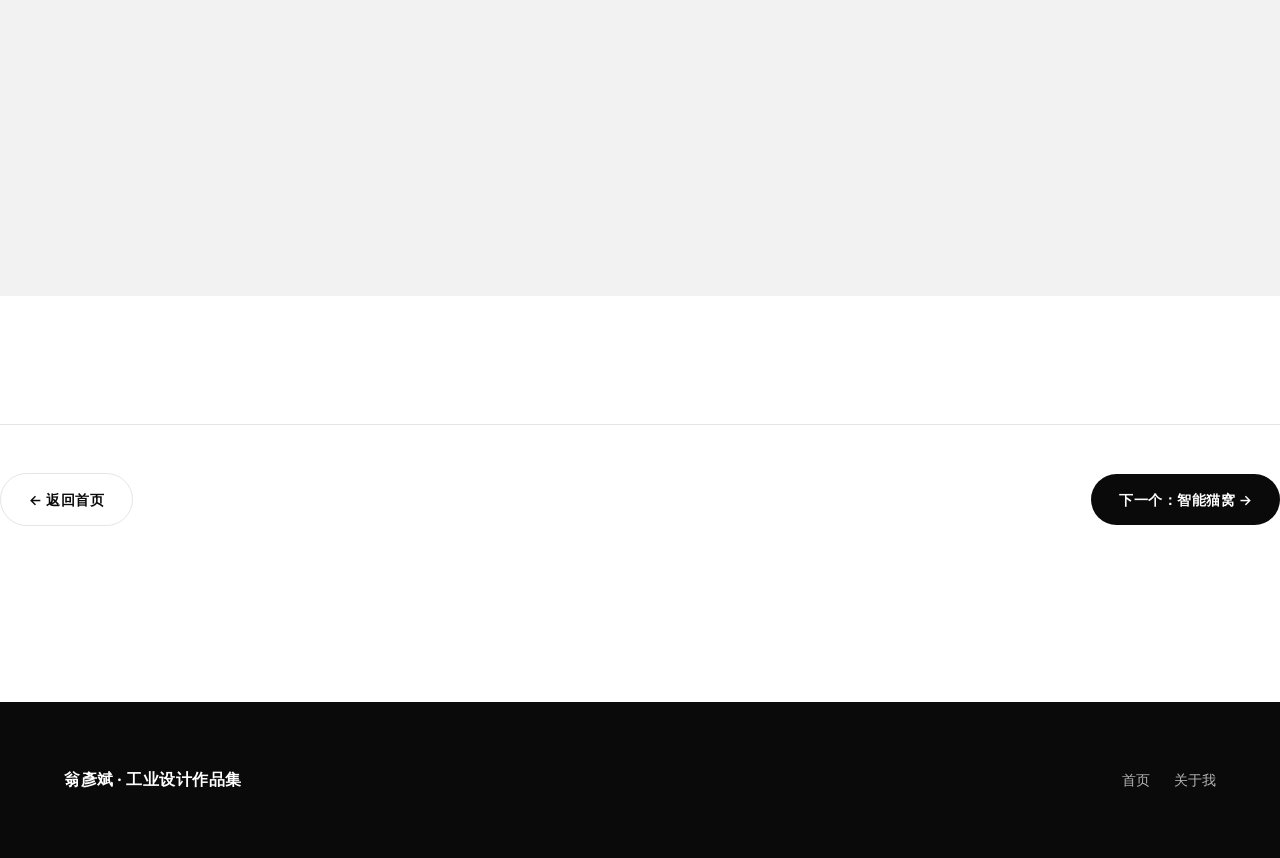
<file: projects/offroad-toy.html>
<!DOCTYPE html>
<html lang="zh-CN" data-motion="off">
<head>
  <script>
  /* 动效总开关。默认 off：JS 未执行时页面保持纯静态。
     仅在允许动效时置 on；2.5s 兜底 —— 若 js/motion.js 未就绪，立即退回静态，
     避免「内容被初始隐藏态锁死」这种不可恢复的失败。 */
  (function () {
    var ok = true;
    try { ok = !window.matchMedia('(prefers-reduced-motion: reduce)').matches; } catch (e) {}
    if (ok) document.documentElement.setAttribute('data-motion', 'on');
    setTimeout(function () {
      if (!window.__motionReady) document.documentElement.setAttribute('data-motion', 'off');
    }, 2500);
  })();
  </script>
  <meta charset="UTF-8">
  <meta name="viewport" content="width=device-width, initial-scale=1.0, viewport-fit=cover">
  <title>04 · 越野车玩具 · 翁彥斌</title>
  <meta name="description" content="越野车玩具（仿真收藏级模型）设计，探索高细节、可玩性与安全材质的平衡，面向 3 岁以上儿童与模型收藏者。">
  <link rel="preconnect" href="https://fonts.googleapis.com">
  <link rel="preconnect" href="https://fonts.gstatic.com" crossorigin>
  <link href="https://fonts.googleapis.com/css2?family=Inter:wght@300;400;500;600;700&family=Inter+Tight:wght@400;500;600;700;800&family=Noto+Serif+SC:wght@400;600;700&display=swap" rel="stylesheet">
  <link rel="stylesheet" href="../css/style.css">
  <!-- 动效与交互层：与视觉系统解耦，删除这一行即可完全回退到静态版 -->
  <link rel="stylesheet" href="../css/motion.css">
</head>
<body>

  <nav class="nav">
    <div class="container nav-inner">
      <a href="../index.html" class="nav-logo">翁彥斌 · Portfolio</a>
      <ul class="nav-links">
        <li><a href="../index.html" class="nav-link">首页</a></li>
        <li><a href="../about.html" class="nav-link">关于我</a></li>
        <li><a href="offroad-toy.html" class="nav-link active">项目</a></li>
        <li><a href="../methodology.html" class="nav-link">设计方法论</a></li>
      </ul>
      <button class="nav-toggle" aria-label="打开菜单" aria-expanded="false"><span></span><span></span><span></span></button>
    </div>
  </nav>

  <div class="mobile-menu">
    <a href="../index.html">首页</a>
    <a href="../about.html">关于我</a>
    <a href="offroad-toy.html">项目</a>
    <a href="../methodology.html">设计方法论</a>
  </div>

  <main>
    <section class="project-hero">
      <div class="container">
        <p class="label">04 / Off-road Toy</p>
        <h1 class="heading-1">越野车玩具</h1>
        <p class="body-large max-w-3xl mt-5">一款面向 3 岁以上儿童与模型收藏者的仿真越野车玩具。它脱胎于我的载具设计母本，但问题被重新定义：不是造一台能开的车，而是造一台"拿起来就想玩、放下来想收藏"的玩具。</p>
        <div class="project-meta-grid">
          <div class="meta-item"><dt>项目周期</dt><dd>2024.03 — 2024.07</dd></div>
          <div class="meta-item"><dt>角色</dt><dd>独立设计 · 建模 · 渲染</dd></div>
          <div class="meta-item"><dt>工具</dt><dd>Rhino / Maya / Keyshot / Photoshop</dd></div>
        </div>
      </div>
    </section>

    <section class="section section-warm">
      <div class="container">
        <figure class="figure">
          <img src="../assets/images/recovered/toy-render-clean.png" alt="越野车玩具最终渲染主图">
          <figcaption class="figure-caption"><strong>最终方案 · 玩具化渲染主图</strong><span>基于真实母本比例 · AI 辅助氛围渲染</span></figcaption>
        </figure>
      </div>
    </section>

    <!-- 问题定义 -->
    <section class="stage">
      <div class="container">
        <div class="stage-header">
          <div class="stage-label">01 / 项目目的</div>
          <div>
            <h2 class="stage-title">越野车玩具，要么太"玩具"要么太"模型"</h2>
            <div class="stage-body">
              <ul class="stack stack-md" style="margin-top:var(--space-5); padding-left:var(--space-5);">
                <li><strong>痛点：</strong>市面越野车玩具两类——卡通小车缺可玩细节，高端静态合金只能看不能玩；缺「高细节 + 可玩 + 安全」交集。</li>
                <li><strong>项目目的：</strong>造一台「拿起来想玩、放下来想收藏」的玩具，经得起凑近看、也经得起孩子摔。</li>
              </ul>
            </div>
          </div>
        </div>
        <div class="stat-row">
          <div class="stat-item"><div class="stat-number">8</div><div class="stat-label">位家长 / 孩子访谈</div></div>
          <div class="stat-item"><div class="stat-number">75%</div><div class="stat-label">家长重视耐摔</div></div>
          <div class="stat-item"><div class="stat-number">63%</div><div class="stat-label">孩子重视可动细节</div></div>
          <div class="stat-item"><div class="stat-number">60%</div><div class="stat-label">家长愿为仿真细节溢价</div></div>
        </div>
      </div>
    </section>

    <!-- 调研 -->
    <section class="stage section-warm">
      <div class="container">
        <div class="stage-header">
          <div class="stage-label">02 / 用户调研</div>
          <div>
            <h2 class="stage-title">从"能看"到"能玩"的三条标准</h2>
            <div class="stage-body">
              <ul class="stack stack-md" style="margin-top:var(--space-5); padding-left:var(--space-5);">
                <li><strong>方法：</strong>家长与孩子访谈 + 拆解 Hot Wheels/多美卡/双鹰/星辉等竞品。</li>
                <li><strong>洞察：</strong>玩具真正被在意的——能不能摔（安全耐造）、能不能动（车门/悬挂可玩）、像不像真的（仿真细节）。</li>
                <li><strong>方向：</strong>安全（圆角·无毒 ABS/TPR·无易脱落小件）｜可玩（开车门/尾门·弹性悬挂·顺滑滚动）｜仿真（比例准·分色清·材质对比）。</li>
              </ul>
            </div>
          </div>
        </div>
        <div class="image-row image-row-2">
          <figure class="figure">
            <img src="../assets/images/toy-research-scenario.jpg" alt="儿童在地板上把玩越野车玩具">
            <figcaption class="figure-caption"><strong>用户场景图</strong><span>AI 辅助氛围示意 · 非实物，仅传达情境</span></figcaption>
          </figure>
          <div class="quote-block" style="margin:0;">
            <p>"它不用真的能跑，但要让我觉得它随时能跑。"</p>
            <cite>用户访谈 · 6 岁男孩</cite>
          </div>
        </div>
      </div>
    </section>

    <!-- 概念 -->
    <section class="stage">
      <div class="container">
        <div class="stage-header">
          <div class="stage-label">03 / 概念方案</div>
          <div>
            <h2 class="stage-title">三个设计方向</h2>
            <div class="stage-body">
              <ul class="stack stack-md" style="margin-top:var(--space-5); padding-left:var(--space-5);">
                <li><strong>发散：</strong>围绕「仿真、可玩、安全」三关键词的三种产品策略。</li>
                <li><strong>取舍：</strong>A 纯静态收藏模型（可玩性过低放弃）｜C 遥控竞技款（偏离核心人群放弃）｜B 可动可玩仿真玩具（保留：细节与可玩兼得·受众更广）。</li>
              </ul>
            </div>
          </div>
        </div>
        <div class="image-row image-row-3">
          <div class="failed-concept">
            <h4>方案 A · 纯静态收藏模型</h4>
            <p>极致细节，完全不可动。但孩子很快失去兴趣，可玩性过低。</p>
            <p class="caption" style="margin-top:var(--space-4); color:var(--accent);">放弃原因：目标人群（儿童）缺乏把玩动力</p>
          </div>
          <div class="failed-concept" style="border-color:var(--accent); border-width:1.5px;">
            <h4 style="color:var(--accent);">方案 B · 可动可玩仿真玩具（最终）</h4>
            <p>仿真比例 + 可开车门 / 尾门 + 弹性悬挂 + 安全材质。兼顾细节与把玩。</p>
            <p class="caption" style="margin-top:var(--space-4); color:var(--accent);">保留原因：细节与可玩兼得，受众更广</p>
          </div>
          <div class="failed-concept">
            <h4>方案 C · 遥控竞技款</h4>
            <p>可玩性高，但成本高、受众窄，且失去"仿真把玩"的安静气质。</p>
            <p class="caption" style="margin-top:var(--space-4); color:var(--accent);">放弃原因：偏离核心人群（低龄儿童 + 收藏者）</p>
          </div>
        </div>
        <figure class="figure mt-8" style="background:var(--bg-warm); padding:var(--space-7); border-radius:var(--radius-lg); text-align:center;">
          <img src="../assets/images/sketch-offroad-toy.png" alt="越野车玩具概念手绘草图">
          <figcaption class="figure-caption"><strong>概念手绘草图</strong><span>基于真实素模生成的精细铅笔线稿 · 非最终渲染</span></figcaption>
        </figure>
      </div>
    </section>

    <!-- 迭代 -->
    <section class="stage section-warm">
      <div class="container">
        <div class="stage-header">
          <div class="stage-label">04 / 设计迭代</div>
          <div>
            <h2 class="stage-title">从载具母本到玩具比例</h2>
            <div class="stage-body">
              <ul class="stack stack-md" style="margin-top:var(--space-5); padding-left:var(--space-5);">
                <li><strong>素模/母本验证：</strong>以个人载具设计为母本（见素模与线框），重点调三处。</li>
                <li><strong>纠偏：</strong>放大轮胎占比与离地间隙凸显越野感；圆角化所有边角满足安全；简化复杂曲面为可开模分件保量产；四门开合/弹性悬挂/卡扣配件定型。</li>
              </ul>
            </div>
          </div>
        </div>
        <div class="image-row image-row-2">
          <figure class="figure figure-white">
            <img src="../assets/images/truck-shaded.jpg" alt="载具母本阴影素模">
            <figcaption class="figure-caption"><strong>设计母本 · 阴影素模</strong><span>原始 Rhino 输出</span></figcaption>
          </figure>
          <figure class="figure figure-white">
            <img src="../assets/images/truck-wireframe.jpg" alt="载具母本线框">
            <figcaption class="figure-caption"><strong>设计母本 · 线框</strong><span>拓扑与结构检查</span></figcaption>
          </figure>
        </div>
      </div>
    </section>

    <!-- 最终方案 -->
    <section class="stage">
      <div class="container">
        <div class="stage-header">
          <div class="stage-label">05 / 最终方案</div>
          <div>
            <h2 class="stage-title">高细节、可玩、安全</h2>
            <div class="stage-body">
              <ul class="stack stack-md" style="margin-top:var(--space-5); padding-left:var(--space-5);">
                <li><strong>形态：</strong>1:18 仿真比例，橄榄绿配橙；四门可开·尾门上掀；前桥弹性悬挂；无毒 ABS + TPR 软质轮胎；全圆角；车顶行李架/探照灯卡扣式配件。</li>
                <li><strong>要点：</strong>仿真比例（1:18·分色清·材质对比） / 可动（四门·尾门·弹性悬挂） / 安全（无毒·全圆角·适龄 3+） / 模块化配件（卡扣拆换）。</li>
              </ul>
            </div>
          </div>
        </div>
      </div>
    </section>

    <!-- 成果验证 -->
    <section class="stage section-warm">
      <div class="container">
        <div class="stage-header">
          <div class="stage-label">06 / 验证与沉淀</div>
          <div>
            <h2 class="stage-title">儿童与家长试用</h2>
            <div class="stage-body">
              <ul class="stack stack-md" style="margin-top:var(--space-5); padding-left:var(--space-5);">
                <li><strong>测试：</strong>12 名 3–8 岁儿童与陪同类玩，收集偏好与安全反馈。</li>
                <li><strong>结果：</strong>喜好度 4.5/5 · 92% 家长认可安全 · 83% 孩子反复把玩车门/悬挂（详见数据卡）。</li>
                <li><strong>沉淀/优化：</strong>放宽行李架卡扣公差，提升低龄儿童自主拆装。</li>
              </ul>
            </div>
          </div>
        </div>
        <div class="stat-row">
          <div class="stat-item"><div class="stat-number">4.5/5</div><div class="stat-label">整体喜好度</div></div>
          <div class="stat-item"><div class="stat-number">92%</div><div class="stat-label">家长认可安全性</div></div>
          <div class="stat-item"><div class="stat-number">83%</div><div class="stat-label">孩子反复把玩车门 / 悬挂</div></div>
          <div class="stat-item"><div class="stat-number">1</div><div class="stat-label">优化点：卡扣公差</div></div>
        </div>
        <p class="body mt-7">下一轮优化：放宽行李架卡扣公差，提升低龄儿童自主拆装体验。</p>
      </div>
    </section>

    <!-- 特色展示 · 可交互 3D 模型（非编号） -->
    <section class="stage" id="viewer-section">
      <div class="container">
        <div class="stage-header">
          <div class="stage-label">3D Explorer</div>
          <div>
            <h2 class="stage-title">可交互 3D 模型</h2>
            <div class="stage-body">
              <p>拖拽旋转查看这台越野车玩具的完整三维形态与分件结构。模型基于 Rhino / Maya 原始几何，真实比例、可开模分件与装配关系均在此呈现。</p>
            </div>
          </div>
        </div>
        <div class="viewer-wrap">
          <div id="model-viewer" class="model-viewer">
            <div class="viewer-loading">模型加载中…</div>
          </div>
          <div class="viewer-hint">
            <span>🖱️ 拖拽旋转</span>
            <span>仅旋转 · 可全角度查看</span>
          </div>
        </div>
      </div>
    </section>

    <!-- 特色展示 · 爆炸图与卖点分层（非编号） -->
    <section class="stage section-warm">
      <div class="container">
        <div class="stage-header">
          <div class="stage-label">Exploded View</div>
          <div>
            <h2 class="stage-title">模型爆炸图与卖点分层</h2>
            <div class="stage-body">
              <p>将车体按功能层级拆解，能够清晰看到外观设计、机械结构与可玩细节如何共同支撑产品定位：既能在货架上被一眼识别，又能在把玩中建立口碑与复购。</p>
            </div>
          </div>
        </div>
        <figure class="figure">
          <img src="../assets/images/explosion-diagram.png" alt="越野车玩具爆炸图与结构标注">
          <figcaption class="figure-caption"><strong>爆炸图 · 结构与卖点标注</strong><span>外观件 / 底盘悬挂 / 电子件 / 可动点 / 易损配件化</span></figcaption>
        </figure>
        <div class="image-row image-row-3" style="margin-top:var(--space-7);">
          <div class="failed-concept" style="border-color:var(--accent); border-width:1.5px;">
            <h4 style="color:var(--accent);">卖点分层</h4>
            <p><strong>外观件</strong>（车壳、行李架、射灯）负责“第一眼购买欲”和展示价值；</p>
            <p><strong>底盘/悬挂</strong>负责“玩家口碑”与复购；</p>
            <p><strong>电子件</strong>决定“性能天花板”与升级空间。</p>
          </div>
          <div class="failed-concept">
            <h4>可玩性设计</h4>
            <p>车门可开、引擎盖可开、射灯可亮、后斗可载物——这些“可动点”是玩具车区别于静态车模的核心，也是定价支撑。</p>
          </div>
          <div class="failed-concept">
            <h4>售后与配件化</h4>
            <p>后视镜、保险杠、轮胎、减震器、车壳都是高频易损件，适合做成配件包/升级包，延长产品生命周期。</p>
          </div>
        </div>
      </div>
    </section>

    <section class="section">
      <div class="container flex-between" style="padding:var(--space-7) 0; border-top:1px solid var(--hairline);">
        <a href="../index.html" class="btn btn-outline">← 返回首页</a>
        <a href="cat-nest.html" class="btn btn-primary">下一个：智能猫窝 →</a>
      </div>
    </section>
  </main>

  <footer class="footer">
    <div class="container footer-inner">
      <span class="footer-name">翁彥斌 · 工业设计作品集</span>
      <div class="footer-links">
        <a href="../index.html">首页</a>
        <a href="../about.html">关于我</a>
      </div>
    </div>
  </footer>

  <script src="../js/vendor/three.min.js"></script>
  <script src="../js/vendor/MTLLoader.js"></script>
  <script src="../js/vendor/OBJLoader.js"></script>
  <script src="../js/vendor/OrbitControls.js"></script>
  <script src="../js/vendor/GLTFLoader.js"></script>
  <script src="../js/model-data.js"></script>
  <script src="../js/three-viewer.js"></script>
  <script src="../js/main.js"></script>
  <!-- 动效引擎：零依赖，需置于 main.js 之后（不接管导航与灯箱的状态机）。
       注意本页有 WebGL 三维查看器：motion 层不对 .viewer-wrap / .model-viewer
       施加视差或指针变换，只做一次性的进入揭示，避免与 OrbitControls 抢事件。 -->
  <script src="../js/motion.js"></script>
</body>
</html>
</file>
<file: css/style.css>
/*
  翁彥斌 · 工业设计作品集 v2
  设计风格：Monochrome Editorial（极简黑白编辑风）
  核心特征：纯白底、近黑文字、无彩色强调、大留白、大图叙事、材质真实感
*/

/* ───────── 设计令牌 ───────── */
:root {
  /* 背景层 —— 极简黑白 */
  --bg-primary: #ffffff;
  --bg-secondary: #fafafa;
  --bg-dark: #0a0a0a;
  --bg-warm: #f2f2f2;          /* 名称保留以兼容既有引用，值已中性化 */

  /* 文本 */
  --ink: #0a0a0a;
  --ink-muted: #6e6e70;
  --ink-subtle: #a3a3a5;
  --ink-light: #ffffff;

  /* 强调色 —— 去掉大地色，改用纯黑承担强调 */
  --accent: #0a0a0a;
  --accent-hover: #3f3f41;
  --accent-soft: #ededed;
  --link-hover: #7a7a7c;       /* 链接 hover 文字色：黑白体系里用中灰区分 */

  /* 线条 */
  --hairline: #e4e4e4;
  --hairline-dark: #2c2c2e;

  /* 封面构图板 */
  --cover-ink: #0a0a0a;
  --cover-bg: #ffffff;

  /* 字体 */
  --font-display: 'Inter Tight', 'Inter', -apple-system, BlinkMacSystemFont, 'PingFang SC', 'Microsoft YaHei', 'Noto Sans SC', sans-serif;
  --font-body: 'Inter', -apple-system, BlinkMacSystemFont, 'PingFang SC', 'Microsoft YaHei', 'Noto Sans SC', sans-serif;
  --font-serif: 'Noto Serif SC', 'Songti SC', Georgia, serif;

  /* 字号 */
  --text-xs: 12px;
  --text-sm: 14px;
  --text-base: 16px;
  --text-lg: 18px;
  --text-xl: 22px;
  --text-2xl: 30px;
  --text-3xl: 42px;
  --text-4xl: 58px;
  --text-5xl: 76px;

  /* 间距 */
  --space-1: 4px;
  --space-2: 8px;
  --space-3: 12px;
  --space-4: 16px;
  --space-5: 24px;
  --space-6: 32px;
  --space-7: 48px;
  --space-8: 64px;
  --space-9: 96px;
  --space-10: 128px;

  /* 圆角 */
  --radius-sm: 4px;
  --radius-md: 8px;
  --radius-lg: 16px;
  --radius-xl: 28px;

  /* 阴影 —— 黑白体系下压到最轻 */
  --shadow-soft: 0 2px 16px rgba(10, 10, 10, 0.05);
  --shadow-medium: 0 10px 40px rgba(10, 10, 10, 0.10);

  /* 过渡 */
  --transition-fast: 0.15s ease;
  --transition-base: 0.3s ease;
}

/* ───────── 全局重置 ───────── */
*, *::before, *::after {
  box-sizing: border-box;
  margin: 0;
  padding: 0;
}

html {
  scroll-behavior: smooth;
  font-size: 16px;
  -webkit-text-size-adjust: 100%;
  text-size-adjust: 100%;
}

body {
  font-family: var(--font-body);
  background-color: var(--bg-primary);
  color: var(--ink);
  line-height: 1.7;
  -webkit-font-smoothing: antialiased;
  -moz-osx-font-smoothing: grayscale;
  -webkit-tap-highlight-color: transparent;
  overscroll-behavior-y: none;
}

img {
  max-width: 100%;
  height: auto;
  display: block;
}

a {
  color: inherit;
  text-decoration: none;
  transition: color var(--transition-fast);
}

a:hover {
  color: var(--link-hover);
}

/* 选中文本色 */
::selection {
  background-color: var(--accent);
  color: var(--ink-light);
}

/* ───────── 容器 ───────── */
.container {
  width: 100%;
  max-width: 1280px;
  margin-left: auto;
  margin-right: auto;
  padding-left: 24px;
  padding-right: 24px;
}

@media (min-width: 768px) {
  .container {
    padding-left: 48px;
    padding-right: 48px;
  }
}

@media (min-width: 1280px) {
  .container {
    padding-left: 64px;
    padding-right: 64px;
  }
}

/* ───────── 导航 ───────── */
.nav {
  position: fixed;
  top: 0;
  left: 0;
  width: 100%;
  z-index: 1000;
  padding: calc(20px + env(safe-area-inset-top)) 0 20px;
  transition: background var(--transition-base), box-shadow var(--transition-base),
              padding var(--transition-base), transform var(--transition-base),
              opacity var(--transition-base);
  mix-blend-mode: difference;
}

/* 封面期间隐藏导航（参考图即为无顶栏的全幅构图）。
   导航固定压在最上层，会盖住构图板上缘的模型，形成「框架感」；
   因此进入封面即收起，滚动越过封面后自顶部滑入并转为实底。 */
body.cover-mode .nav {
  transform: translateY(-100%);
  opacity: 0;
  pointer-events: none;
}

body.cover-mode.nav-revealed .nav {
  transform: translateY(0);
  opacity: 1;
  pointer-events: auto;
}

.nav.scrolled {
  background-color: rgba(255, 255, 255, 0.94);
  box-shadow: 0 1px 0 var(--hairline);
  padding: calc(14px + env(safe-area-inset-top)) 0 14px;
  mix-blend-mode: normal;
}

.nav-inner {
  display: flex;
  align-items: center;
  justify-content: space-between;
}

.nav-logo {
  font-family: var(--font-display);
  font-size: var(--text-base);
  font-weight: 700;
  letter-spacing: 0.5px;
  color: var(--ink-light);
}

.nav.scrolled .nav-logo {
  color: var(--ink);
}

.nav-links {
  display: none;
  gap: var(--space-6);
  list-style: none;
}

.nav-link {
  font-family: var(--font-display);
  font-size: var(--text-sm);
  font-weight: 500;
  letter-spacing: 0.5px;
  color: var(--ink-light);
  opacity: 0.85;
}

.nav.scrolled .nav-link {
  color: var(--ink);
}

.nav-link:hover {
  opacity: 1;
  color: var(--accent);
}

.nav-link.active {
  opacity: 1;
  border-bottom: 1.5px solid currentColor;
}

.nav-toggle {
  display: flex;
  flex-direction: column;
  gap: 5px;
  cursor: pointer;
  background: none;
  border: none;
}

.nav-toggle span {
  width: 22px;
  height: 2px;
  background-color: var(--ink-light);
  transition: background var(--transition-base);
}

.nav.scrolled .nav-toggle span {
  background-color: var(--ink);
}

@media (min-width: 1024px) {
  .nav-links {
    display: flex;
  }
  .nav-toggle {
    display: none;
  }
}

/* 移动端菜单 */
.mobile-menu {
  position: fixed;
  top: 0;
  left: 0;
  width: 100%;
  height: 100vh;
  background-color: var(--bg-dark);
  z-index: 999;
  display: flex;
  flex-direction: column;
  justify-content: center;
  align-items: center;
  gap: var(--space-6);
  transform: translateX(100%);
  transition: transform var(--transition-base);
}

.mobile-menu.open {
  transform: translateX(0);
}

.mobile-menu a {
  font-family: var(--font-display);
  font-size: var(--text-2xl);
  font-weight: 600;
  color: var(--ink-light);
}

/* 移动菜单打开时：强制汉堡按钮为浅色并关闭混合模式，避免被深色菜单吞掉 */
.nav.menu-open {
  mix-blend-mode: normal;
}
.nav.menu-open .nav-toggle span {
  background-color: var(--ink-light);
}

/* ───────── 排版系统 ───────── */
.text-xs { font-size: var(--text-xs); }
.text-sm { font-size: var(--text-sm); }
.text-base { font-size: var(--text-base); }
.text-lg { font-size: var(--text-lg); }
.text-xl { font-size: var(--text-xl); }
.text-2xl { font-size: var(--text-2xl); }
.text-3xl { font-size: var(--text-3xl); }
.text-4xl { font-size: var(--text-4xl); }
.text-5xl { font-size: var(--text-5xl); }

.font-display { font-family: var(--font-display); }
.font-body { font-family: var(--font-body); }
.font-serif { font-family: var(--font-serif); }

.uppercase { text-transform: uppercase; letter-spacing: 1.5px; }
.label {
  display: inline-block;
  font-family: var(--font-display);
  font-size: var(--text-xs);
  font-weight: 600;
  letter-spacing: 2px;
  text-transform: uppercase;
  color: var(--accent);
  margin-bottom: var(--space-4);
}

.label-muted {
  color: var(--ink-subtle);
}

/* ───────── 标题层级 ───────── */
.heading-hero {
  font-family: var(--font-display);
  font-size: clamp(44px, 8vw, var(--text-5xl));
  font-weight: 700;
  line-height: 1.05;
  letter-spacing: -1.5px;
}

.heading-1 {
  font-family: var(--font-display);
  font-size: clamp(36px, 5vw, var(--text-4xl));
  font-weight: 700;
  line-height: 1.1;
  letter-spacing: -1px;
}

.heading-2 {
  font-family: var(--font-display);
  font-size: clamp(28px, 4vw, var(--text-3xl));
  font-weight: 600;
  line-height: 1.2;
  letter-spacing: -0.5px;
}

.heading-3 {
  font-family: var(--font-display);
  font-size: var(--text-xl);
  font-weight: 600;
  line-height: 1.3;
}

.heading-4 {
  font-family: var(--font-display);
  font-size: var(--text-base);
  font-weight: 700;
  letter-spacing: 0.5px;
  text-transform: uppercase;
}

.body-large {
  font-size: var(--text-lg);
  color: var(--ink-muted);
  line-height: 1.8;
}

.body {
  font-size: var(--text-base);
  color: var(--ink-muted);
}

.caption {
  font-size: var(--text-xs);
  color: var(--ink-subtle);
  letter-spacing: 0.5px;
  margin-top: var(--space-3);
}

/* ───────── 按钮 ───────── */
.btn {
  display: inline-flex;
  align-items: center;
  gap: var(--space-3);
  padding: 14px 28px;
  border-radius: 999px;
  font-family: var(--font-display);
  font-size: var(--text-sm);
  font-weight: 600;
  letter-spacing: 0.5px;
  transition: transform var(--transition-fast), background var(--transition-fast), color var(--transition-fast);
  cursor: pointer;
  border: none;
}

.btn-primary {
  background-color: var(--accent);
  color: #fff;
}

.btn-primary:hover {
  background-color: var(--accent-hover);
  color: #fff;
  transform: translateY(-1px);
}

.btn-outline {
  background-color: transparent;
  color: var(--ink);
  border: 1.5px solid var(--hairline);
}

.btn-outline:hover {
  border-color: var(--accent);
  color: var(--accent);
}

/* ───────── 布局工具 ───────── */
.section {
  padding: var(--space-10) 0;
}

.section-sm {
  padding: var(--space-9) 0;
}

.section-dark {
  background-color: var(--bg-dark);
  color: var(--ink-light);
}

.section-warm {
  background-color: var(--bg-warm);
}

.section-white {
  background-color: var(--bg-secondary);
}

.grid-2 {
  display: grid;
  grid-template-columns: 1fr;
  gap: var(--space-6);
}

.grid-3 {
  display: grid;
  grid-template-columns: 1fr;
  gap: var(--space-5);
}

@media (min-width: 768px) {
  .grid-2 {
    grid-template-columns: 1fr 1fr;
  }
  .grid-3 {
    grid-template-columns: repeat(2, 1fr);
  }
}

@media (min-width: 1024px) {
  .grid-3 {
    grid-template-columns: repeat(3, 1fr);
  }
}

.gap-large {
  gap: var(--space-7);
}

.gap-xl {
  gap: var(--space-8);
}

.stack {
  display: flex;
  flex-direction: column;
}

.stack-sm > * + * { margin-top: var(--space-3); }
.stack-md > * + * { margin-top: var(--space-5); }
.stack-lg > * + * { margin-top: var(--space-7); }
.stack-xl > * + * { margin-top: var(--space-9); }

.flex-between {
  display: flex;
  justify-content: space-between;
  align-items: center;
}

/* ───────── 封面（极简黑白 · 幽灵白模构图板）─────────
   设计要点：不再用「照片铺满视口」的思路——1:1 素材在竖屏手机下会被
   object-fit:cover 放大数倍裁切，导致比例失调。改为比例锁定的 SVG 构图板。

   双布局：单一构图在宽扁容器里必然左右留白、在竖长容器里必然上下留白，
   实测桌面左右各空 271px、手机上下各空 167px —— 这就是「元素偏小、留白过多」
   的结构性成因。故 `--wide` 给桌面/打印、`--tall` 给手机，各自把画幅吃满。
   两者都在 preserveAspectRatio="xMidYMid meet" 下等比缩放：不裁切、不变形。

   顶栏避让：封面不再为导航预留顶部内边距，构图板直接顶到画面上缘，
   模型可以压出上边界形成出血；导航在封面期间收起，滚过封面后滑入。 */
.cover {
  position: relative;
  min-height: 100vh;
  display: flex;
  flex-direction: column;
  background-color: var(--cover-bg);
  color: var(--cover-ink);
  padding: 0 0 var(--space-6);
  overflow: hidden;
}

/* 构图板：占据封面主体，绝不裁切、绝不变形。
   flex-basis 归零 + min-height:0 + overflow:hidden 三件套，
   确保构图板只吃「剩余空间」，不会被 SVG 的固有尺寸撑破封面高度。
   左右不再留内边距，构图板铺满整幅宽度。 */
.cover-art {
  position: relative;
  flex: 1 1 0;
  min-height: 0;
  overflow: hidden;
  display: flex;
  align-items: center;
  justify-content: center;
  padding: 0;
}

/* 底缘渐隐：物体压出画布下边时，会正好切在排版块上缘形成硬切。
   用一层白渐变化解为「溶入背景」，读起来是有意的排版，而不是被裁掉。
   上缘刻意不加渐隐 —— 模型要顶到画面上缘才是全幅出血。 */
.cover-art::after {
  content: '';
  position: absolute;
  left: 0;
  right: 0;
  bottom: 0;
  height: 24%;
  background: linear-gradient(180deg,
              rgba(255, 255, 255, 0) 0%,
              rgba(255, 255, 255, 0.72) 58%,
              var(--cover-bg) 100%);
  pointer-events: none;
  z-index: 1;
}

.cover-svg {
  display: block;
  width: 100%;
  height: 100%;
  max-height: 100%;
}

/* 双布局切换：默认宽幅（桌面 / 打印），窄屏换竖幅 */
.cover-svg--tall { display: none; }

/* 排版块：左对齐，压在构图板下缘 */
.cover-type {
  position: relative;
  z-index: 2;
  flex: 0 0 auto;
  padding-top: var(--space-4);
}

.cover-eyebrow {
  font-family: var(--font-display);
  font-size: clamp(10px, 0.86vw, 13px);
  font-weight: 700;
  line-height: 1.55;
  letter-spacing: 0.16em;
  text-transform: uppercase;
  color: var(--ink);
}

.cover-word {
  font-family: var(--font-display);
  font-size: clamp(54px, 13.2vw, 186px);
  font-weight: 800;
  line-height: 0.84;
  letter-spacing: -0.045em;
  margin: 0.16em 0 0;
  color: var(--ink);
}

.cover-foot {
  display: flex;
  flex-wrap: wrap;
  align-items: baseline;
  justify-content: space-between;
  gap: var(--space-2) var(--space-6);
  margin-top: var(--space-5);
  padding-top: var(--space-3);
  border-top: 1px solid var(--hairline);
  font-size: var(--text-sm);
  color: var(--ink-muted);
}

.cover-foot-cn {
  font-size: var(--text-base);
  font-weight: 500;
  color: var(--ink);
}

/* ───────── 项目卡片 ───────── */
.project-card {
  position: relative;
  display: block;
  border-radius: var(--radius-lg);
  overflow: hidden;
  background-color: var(--bg-secondary);
  box-shadow: var(--shadow-soft);
  transition: transform var(--transition-base), box-shadow var(--transition-base);
}

.project-card:hover {
  transform: translateY(-4px);
  box-shadow: var(--shadow-medium);
}

.project-card-image {
  aspect-ratio: 4 / 3;
  overflow: hidden;
  background-color: var(--bg-warm);
}

.project-card-image img {
  width: 100%;
  height: 100%;
  object-fit: cover;
  transition: transform var(--transition-base);
}

.project-card:hover .project-card-image img {
  transform: scale(1.03);
}

.project-card-body {
  padding: var(--space-6);
}

.project-card-index {
  font-family: var(--font-display);
  font-size: var(--text-xs);
  font-weight: 700;
  letter-spacing: 1.5px;
  color: var(--accent);
  margin-bottom: var(--space-2);
}

.project-card-title {
  font-family: var(--font-display);
  font-size: var(--text-xl);
  font-weight: 600;
  margin-bottom: var(--space-2);
}

.project-card-tags {
  display: flex;
  flex-wrap: wrap;
  gap: var(--space-2);
  font-size: var(--text-xs);
  color: var(--ink-subtle);
}

/* ───────── 项目详情页 ───────── */
.project-hero {
  padding-top: 140px;
  padding-bottom: var(--space-9);
}

.project-meta-grid {
  display: grid;
  grid-template-columns: 1fr;
  gap: var(--space-6);
  margin-top: var(--space-8);
  padding-top: var(--space-6);
  border-top: 1px solid var(--hairline);
}

@media (min-width: 768px) {
  .project-meta-grid {
    grid-template-columns: repeat(3, 1fr);
  }
}

.meta-item dt {
  font-family: var(--font-display);
  font-size: var(--text-xs);
  font-weight: 700;
  letter-spacing: 1px;
  text-transform: uppercase;
  color: var(--ink-subtle);
  margin-bottom: var(--space-2);
}

.meta-item dd {
  font-size: var(--text-base);
  color: var(--ink);
  font-weight: 500;
}

/* 过程阶段 */
.stage {
  padding: var(--space-10) 0;
}

.stage-header {
  display: grid;
  grid-template-columns: 1fr;
  gap: var(--space-5);
  margin-bottom: var(--space-8);
}

@media (min-width: 1024px) {
  .stage-header {
    grid-template-columns: 280px 1fr;
    gap: var(--space-8);
  }
}

.stage-label {
  font-family: var(--font-display);
  font-size: var(--text-xs);
  font-weight: 700;
  letter-spacing: 2px;
  text-transform: uppercase;
  color: var(--accent);
}

.stage-title {
  font-family: var(--font-display);
  font-size: var(--text-3xl);
  font-weight: 700;
  line-height: 1.15;
  margin-bottom: var(--space-4);
}

.stage-body {
  max-width: 720px;
}

.stage-body p + p {
  margin-top: var(--space-4);
}

/* 时间线连接 */
.process-timeline {
  position: relative;
  padding-left: 28px;
}

.process-timeline::before {
  content: '';
  position: absolute;
  left: 5px;
  top: 8px;
  bottom: 8px;
  width: 1px;
  background-color: var(--hairline);
}

.process-step {
  position: relative;
  padding-bottom: var(--space-9);
}

.process-step::before {
  content: '';
  position: absolute;
  left: -28px;
  top: 8px;
  width: 11px;
  height: 11px;
  border-radius: 50%;
  background-color: var(--bg-primary);
  border: 2px solid var(--accent);
}

.process-step:last-child {
  padding-bottom: 0;
}

/* 图片排版 */
.figure {
  margin: 0;
}

.figure img {
  width: 100%;
  border-radius: var(--radius-md);
  background-color: var(--bg-warm);
}

.figure-white img {
  background-color: var(--bg-secondary);
}

.figure-caption {
  display: flex;
  justify-content: space-between;
  align-items: baseline;
  margin-top: var(--space-3);
  font-size: var(--text-xs);
  color: var(--ink-subtle);
}

.figure-caption strong {
  color: var(--ink);
  font-weight: 600;
}

.image-row {
  display: grid;
  grid-template-columns: 1fr;
  gap: var(--space-5);
  margin: var(--space-7) 0;
}

@media (min-width: 768px) {
  .image-row-2 {
    grid-template-columns: 1fr 1fr;
  }
  .image-row-3 {
    grid-template-columns: repeat(3, 1fr);
  }
}

/* 引用块 */
.quote-block {
  padding: var(--space-8);
  background-color: var(--bg-warm);
  border-radius: var(--radius-lg);
  margin: var(--space-8) 0;
}

.quote-block p {
  font-family: var(--font-serif);
  font-size: clamp(var(--text-xl), 3vw, var(--text-3xl));
  font-weight: 500;
  line-height: 1.5;
  color: var(--ink);
}

.quote-block cite {
  display: block;
  margin-top: var(--space-5);
  font-family: var(--font-body);
  font-size: var(--text-sm);
  font-style: normal;
  color: var(--ink-muted);
}

/* 数据/统计 */
.stat-row {
  display: grid;
  grid-template-columns: repeat(2, 1fr);
  gap: var(--space-5);
}

@media (min-width: 768px) {
  .stat-row {
    grid-template-columns: repeat(4, 1fr);
  }
}

.stat-item {
  padding: var(--space-5);
  background-color: var(--bg-secondary);
  border-radius: var(--radius-md);
  box-shadow: var(--shadow-soft);
}

.stat-number {
  font-family: var(--font-display);
  font-size: var(--text-3xl);
  font-weight: 700;
  color: var(--accent);
  line-height: 1;
  margin-bottom: var(--space-2);
}

.stat-label {
  font-size: var(--text-xs);
  color: var(--ink-muted);
  letter-spacing: 0.5px;
}

/* 失败方案卡片 */
.failed-concept {
  padding: var(--space-6);
  background-color: var(--bg-secondary);
  border: 1px solid var(--hairline);
  border-radius: var(--radius-md);
}

.failed-concept h4 {
  font-family: var(--font-display);
  font-size: var(--text-base);
  font-weight: 700;
  margin-bottom: var(--space-2);
  color: var(--ink-muted);
}

.failed-concept p {
  font-size: var(--text-sm);
  color: var(--ink-muted);
}

/* ───────── 关于页 ───────── */
.about-hero {
  padding-top: 140px;
  padding-bottom: var(--space-9);
}

.about-grid {
  display: grid;
  grid-template-columns: 1fr;
  gap: var(--space-8);
  align-items: start;
}

@media (min-width: 1024px) {
  .about-grid {
    grid-template-columns: 1fr 1.2fr;
  }
}

/* 移除个人照片后，关于我信息区改为单列铺满 */
.about-grid-info {
  display: block;
}

/* About hero · 能力矩阵（外观 / 结构 / 量产 三线，PDF 导出同样生效） */
.capability-matrix {
  display: grid;
  grid-template-columns: 1fr;
  gap: var(--space-6);
  margin-top: var(--space-7);
}

@media (min-width: 900px) {
  .capability-matrix {
    grid-template-columns: repeat(3, 1fr);
    gap: var(--space-7);
  }
}

.cap-item {
  border-top: 2px solid var(--accent);
  padding-top: var(--space-4);
}

.cap-index {
  font-family: var(--font-display);
  font-size: var(--text-xs);
  font-weight: 700;
  letter-spacing: 2px;
  text-transform: uppercase;
  color: var(--ink-subtle);
  margin-bottom: var(--space-3);
}

.cap-title {
  font-family: var(--font-display);
  font-size: var(--text-lg);
  font-weight: 700;
  letter-spacing: 0.5px;
  margin-bottom: var(--space-3);
}

.cap-desc {
  font-size: var(--text-sm);
  line-height: 1.75;
  color: var(--ink-muted);
}

/* About hero · 可交付物条 */
.deliverable-strip {
  display: flex;
  flex-wrap: wrap;
  align-items: center;
  gap: var(--space-3);
  margin-top: var(--space-6);
  padding-top: var(--space-5);
  border-top: 1px solid var(--hairline);
}

.ds-label {
  font-family: var(--font-display);
  font-size: var(--text-xs);
  font-weight: 700;
  letter-spacing: 2px;
  text-transform: uppercase;
  color: var(--ink-subtle);
  margin-right: var(--space-2);
}

.ds-chip {
  font-size: var(--text-xs);
  font-weight: 600;
  letter-spacing: 0.5px;
  padding: 6px 14px;
  border: 1px solid var(--hairline);
  border-radius: 999px;
  color: var(--ink);
  background: var(--bg-primary);
  white-space: nowrap;
}

.about-portrait {
  aspect-ratio: 3 / 4;
  border-radius: var(--radius-lg);
  overflow: hidden;
  background-color: var(--bg-warm);
}

.about-portrait img {
  width: 100%;
  height: 100%;
  object-fit: cover;
}

.skill-bar {
  margin-bottom: var(--space-5);
}

.skill-bar header {
  display: flex;
  justify-content: space-between;
  margin-bottom: var(--space-2);
  font-size: var(--text-sm);
}

.skill-bar header span:first-child {
  font-weight: 600;
}

.skill-track {
  height: 6px;
  background-color: var(--hairline);
  border-radius: 999px;
  overflow: hidden;
}

.skill-fill {
  height: 100%;
  background-color: var(--accent);
  border-radius: 999px;
}

.timeline-list {
  list-style: none;
  padding-left: 0;
}

.timeline-list li {
  position: relative;
  padding-left: 28px;
  padding-bottom: var(--space-6);
  border-left: 1px solid var(--hairline);
}

.timeline-list li::before {
  content: '';
  position: absolute;
  left: -5px;
  top: 6px;
  width: 9px;
  height: 9px;
  border-radius: 50%;
  background-color: var(--accent);
}

.timeline-list li:last-child {
  border-left: none;
}

.timeline-year {
  font-family: var(--font-display);
  font-size: var(--text-sm);
  font-weight: 700;
  color: var(--accent);
  margin-bottom: var(--space-1);
}

.timeline-title {
  font-weight: 600;
  color: var(--ink);
}

.timeline-desc {
  font-size: var(--text-sm);
  color: var(--ink-muted);
}

/* ───────── 页脚 ───────── */
.footer {
  padding: var(--space-8) 0 calc(var(--space-8) + env(safe-area-inset-bottom));
  background-color: var(--bg-dark);
  color: var(--ink-light);
}

.footer-inner {
  display: flex;
  flex-direction: column;
  gap: var(--space-5);
}

@media (min-width: 768px) {
  .footer-inner {
    flex-direction: row;
    justify-content: space-between;
    align-items: center;
  }
}

.footer-name {
  font-family: var(--font-display);
  font-weight: 700;
  letter-spacing: 0.5px;
}

.footer-links {
  display: flex;
  gap: var(--space-5);
  font-size: var(--text-sm);
  opacity: 0.7;
}

/* ───────── 通用辅助 ───────── */
.mt-0 { margin-top: 0; }
.mt-1 { margin-top: var(--space-1); }
.mt-2 { margin-top: var(--space-2); }
.mt-3 { margin-top: var(--space-3); }
.mt-4 { margin-top: var(--space-4); }
.mt-5 { margin-top: var(--space-5); }
.mt-6 { margin-top: var(--space-6); }
.mt-7 { margin-top: var(--space-7); }
.mt-8 { margin-top: var(--space-8); }
.mt-9 { margin-top: var(--space-9); }
.mt-10 { margin-top: var(--space-10); }

.mb-0 { margin-bottom: 0; }
.mb-4 { margin-bottom: var(--space-4); }
.mb-5 { margin-bottom: var(--space-5); }
.mb-6 { margin-bottom: var(--space-6); }
.mb-7 { margin-bottom: var(--space-7); }
.mb-8 { margin-bottom: var(--space-8); }

.text-center { text-align: center; }
.text-muted { color: var(--ink-muted); }
.text-subtle { color: var(--ink-subtle); }
.text-light { color: var(--ink-light); }

.max-w-3xl { max-width: 720px; }
.max-w-4xl { max-width: 900px; }
.mx-auto { margin-left: auto; margin-right: auto; }

/* 图片灯箱 */
.lightbox {
  position: fixed;
  inset: 0;
  background-color: rgba(26, 26, 27, 0.92);
  z-index: 2000;
  display: flex;
  align-items: center;
  justify-content: center;
  padding: 24px;
  cursor: zoom-out;
}

.lightbox img {
  max-width: 100%;
  max-height: 100%;
  object-fit: contain;
  border-radius: var(--radius-sm);
}

.lightbox-close {
  position: fixed;
  top: 24px;
  right: 32px;
  font-size: 36px;
  color: var(--ink-light);
  cursor: pointer;
  opacity: 0.7;
}

.lightbox-close:hover {
  opacity: 1;
}

/* ───────── 3D 模型查看器 ───────── */
.viewer-wrap {
  margin: var(--space-7) 0;
}

.model-viewer {
  position: relative;
  width: 100%;
  height: 540px;
  background: linear-gradient(180deg, var(--bg-secondary) 0%, var(--bg-warm) 100%);
  border-radius: var(--radius-lg);
  overflow: hidden;
  box-shadow: var(--shadow-soft);
  cursor: grab;
  touch-action: none;
  -webkit-tap-highlight-color: transparent;
  overscroll-behavior: contain;
}

.model-viewer:active {
  cursor: grabbing;
}

.model-viewer canvas {
  display: block;
  width: 100% !important;
  height: 100% !important;
}

.viewer-loading {
  position: absolute;
  inset: 0;
  display: flex;
  align-items: center;
  justify-content: center;
  font-family: var(--font-display);
  font-size: var(--text-sm);
  letter-spacing: 1px;
  color: var(--ink-subtle);
}

.viewer-hint {
  display: flex;
  justify-content: space-between;
  align-items: center;
  margin-top: var(--space-3);
  font-size: var(--text-xs);
  color: var(--ink-muted);
  letter-spacing: 0.5px;
}

.viewer-hint span:first-child {
  font-weight: 600;
  color: var(--accent);
}

@media (max-width: 768px) {
  .section { padding: 72px 0; }
  .section-sm { padding: 56px 0; }
  .stage { padding: 72px 0; }
  .project-hero, .about-hero {
    padding-top: 104px;
    padding-bottom: var(--space-8);
  }
  .model-viewer { height: 360px; }

  /* 封面：手机端换竖幅构图（容器 ≈0.46:1，与竖幅画布同比例），排版块独占下方 */
  .cover {
    padding: 0 0 var(--space-5);
  }
  .cover-art {
    flex: 1 1 0;
    min-height: 0;
    padding: 0;
  }
  .cover-svg {
    max-height: 100%;
  }
  .cover-svg--wide { display: none; }
  .cover-svg--tall { display: block; }
  .cover-foot {
    margin-top: var(--space-4);
  }
}

@media (max-width: 480px) {
  .container {
    padding-left: 20px;
    padding-right: 20px;
  }
  .model-viewer { height: 300px; }
  .cover-word { letter-spacing: -0.03em; }
  .cover-art { min-height: 0; }
  .cover-foot {
    flex-direction: column;
    gap: var(--space-2);
  }
}

/* ───────── 打印 / PDF 导出优化 ─────────
   目标：完整保留原有配色、文字样式、图片与页面布局；
   消除不必要的留白，让背景与主要内容填满画幅；
   对小型原子块（卡片、引文、数据块）保留 break-inside 保护，
   对大型图片/图片行放开 break-inside 以允许自然流动，避免整页空白。
   将无法在 PDF 中呈现的 3D 交互模型近似为静态渲染图。 */
@page {
  size: A4;
  margin: 0;
}

@media print {
  /* 强制保留所有背景色与背景图，确保原有配色不丢失 */
  *, *::before, *::after {
    -webkit-print-color-adjust: exact !important;
    print-color-adjust: exact !important;
  }

  body {
    background-color: var(--bg-primary);
    color: var(--ink);
  }

  /* 隐藏导航 / 移动端菜单 / 页脚 / 按钮 / 3D 提示等与内容无关的交互元素 */
  .nav,
  .mobile-menu,
  .nav-toggle,
  .nav-links,
  .footer,
  .btn,
  .viewer-hint,
  .viewer-loading,
  .container.flex-between {   /* 底部「返回 / 下一个」导航条，打印无意义且会留下空白 */
    display: none !important;
  }

  /* 进一步收紧竖向内边距，让内容更紧凑 */
  .section,
  .stage {
    padding: 10px 0;
    break-inside: auto;
    page-break-inside: auto;
  }

  /* 去掉文档末尾的尾部内边距，避免多出一张空白页 */
  main > .section:last-child,
  main > .stage:last-child {
    padding-bottom: 0 !important;
  }

  /* 容器左右内边距在 A4 下适度留白，保证文字不贴边 */
  .container {
    padding-left: 28px;
    padding-right: 28px;
  }

  /* 封面作为整页封面块，铺满整张 A4；构图板按比例缩放，不裁切不变形 */
  .cover {
    min-height: 100vh;
    break-inside: avoid;
    page-break-inside: avoid;
    padding: var(--space-8) 0 var(--space-7);
  }

  .cover-art {
    flex: 1 1 auto;
    min-height: 0;
    padding: 0 8mm;
  }

  .cover-svg {
    max-height: 128mm;
  }

  /* 打印固定用宽幅构图：窄视口下若把竖幅带进 PDF，整页封面会变味 */
  .cover-svg--wide { display: block !important; }
  .cover-svg--tall { display: none !important; }

  .cover-word {
    font-size: 150px;
  }

  /* 项目封面 tighter */
  .project-hero {
    break-inside: auto;
    page-break-inside: auto;
    padding-top: var(--space-6);
    padding-bottom: var(--space-5);
  }

  /* 关于我：个人照片已移除，自我介绍独占第 4 页并垂直居中铺满 */
  .about-hero {
    min-height: 100vh;
    display: flex;
    flex-direction: column;
    justify-content: center;
    padding: 0;
  }

  /* 「基础信息」从新的一页开始，标题与内容同页，避免标题孤立在上一页底部 */
  .about-info {
    break-before: page;
    page-break-before: always;
  }

  /* 标题不与正文分离，避免出现孤立的小标题 */
  h1, h2, h3, h4 {
    break-after: avoid;
    page-break-after: avoid;
  }

  /* 关于我信息区单列铺满 */
  .about-grid-info {
    display: block !important;
  }

  /* 打印环境下强行启用桌面端栅格，避免因打印视口偏窄导致栅格退化为单列、
     内容被拉高后把图片顶到下一页，产生大片空白 */
  .grid-2 {
    grid-template-columns: 1fr 1fr !important;
  }
  .grid-3 {
    grid-template-columns: repeat(3, 1fr) !important;
  }
  .project-meta-grid {
    grid-template-columns: repeat(3, 1fr) !important;
  }
  .stage-header {
    grid-template-columns: 280px 1fr !important;
    gap: var(--space-6) !important;
    margin-bottom: var(--space-6) !important;
  }

  /* 限制图片最大高度，避免单张竖构图高图挤占整页、把后续内容顶到下一页 */
  .figure img,
  .project-hero img {
    max-height: 150mm;
    width: auto;
    max-width: 100%;
    margin-left: auto;
    margin-right: auto;
  }
  .image-row img {
    max-height: 100mm;
  }

  /* 仅对小型原子块保护跨页拆分；
     大型 figure / image-row / viewer-wrap 放开，允许自然流动填充页面 */
  .project-card,
  .failed-concept,
  .quote-block,
  .project-meta-grid,
  .meta-item,
  .process-step,
  .process-timeline,
  .gallery,
  .card,
  .stats,
  .data-card,
  .tag,
  .chip {
    break-inside: avoid;
    page-break-inside: avoid;
  }

  .figure,
  .figure-caption,
  .image-row,
  .image-row-2,
  .image-row-3,
  .viewer-wrap {
    break-inside: auto;
    page-break-inside: auto;
  }

  /* 3D 交互模型（WebGL 画布）在 PDF 中无法呈现 → 用静态渲染图近似 */
  .model-viewer {
    background: url(../assets/images/recovered/toy-render-clean.png) center center / contain no-repeat var(--bg-warm) !important;
    height: 100mm !important;
  }
  .model-viewer canvas,
  .viewer-loading {
    display: none !important;
  }

  /* 图片不超出页面宽度 */
  img {
    max-width: 100% !important;
  }

  a {
    color: inherit;
    text-decoration: none;
  }
}

/* ═══ PDF 导出专用模式（body.pdf-export，由 build_pdf_v3.py 注入）═══
   截图渲染不触发 @media print，故用独立 class 显式降级网页专属元素，
   让「全页截图 → 切片」产物与屏幕观感一致。 */
body.pdf-export .nav,
body.pdf-export .mobile-menu,
body.pdf-export .nav-toggle,
body.pdf-export .nav-links,
body.pdf-export .footer,
body.pdf-export .ticker-band,
body.pdf-export .viewer-hint,
body.pdf-export .viewer-loading,
body.pdf-export .container.flex-between {   /* 底部「返回 / 下一个」导航条，导出无意义 */
  display: none !important;
}

/* 封面 / 关于页 hero 在 headless 下 100vh 会随窗口高爆炸，
   固定为「一张横向 A4 页」对应的 CSS 高度（渲染宽 / √2），让封面恰好占满一页 */
body.pdf-export .cover {
  min-height: 905px !important;
  padding: 48px 0 40px !important;
}
body.pdf-export .about-hero {
  min-height: 905px !important;
  padding-top: 56px !important;
  padding-bottom: 40px !important;
}

/* 封面强制宽幅构图（wide 双版已内置，继承即可） */
body.pdf-export .cover-svg--tall { display: none !important; }
body.pdf-export .cover-svg--wide { display: block !important; }

/* 越野车"可交互 3D 模型"板块：PDF 无法交互，整个 section 删除（含标题与说明段） */
body.pdf-export #viewer-section { display: none !important; }

/* 中和动效隐藏起点（截图不吃 @media print，必须显式归位，否则下方内容 opaque:0 被截成空白） */
body.pdf-export :is(
  .project-card, .figure, .quote-block, .failed-concept, .skill-bar,
  .timeline-list > li, .stat-item, .meta-item,
  .label, .heading-1, .heading-2, .heading-3, .heading-4,
  .stage-title, .body, .body-large, .stage-body,
  .cover-word > span, .cover-eyebrow, .cover-foot
) {
  opacity: 1 !important;
  transform: none !important;
  clip-path: none !important;
  animation: none !important;
  transition: none !important;
}
body.pdf-export img.m-clip {
  clip-path: none !important;
  transform: none !important;
  transition: none !important;
}
body.pdf-export .m-scroll-progress,
body.pdf-export .project-card-shade,
body.pdf-export .card-cta,
body.pdf-export .m-scrub-line { display: none !important; }
body.pdf-export .figure.is-loading img,
body.pdf-export .project-card-image.is-loading img {
  background-image: none !important;
  animation: none !important;
}

/* 收紧过胖的 section 间距（网页 128px 留白在分页 PDF 里会造出空页），保持疏朗但不浪费版面 */
body.pdf-export .section,
body.pdf-export .section-sm,
body.pdf-export .stage { padding: 72px 0 !important; }

/* 分页保护：单张图片高度不超过一页（≈905px），超高竖图自动等比缩小居中，
   避免大图被跨页裁成两半。留出图注与内边距余量，保证整个 .figure 块能装进一页。
   image-row 内的图片也在 .figure 里，一并覆盖 */
body.pdf-export .figure img,
body.pdf-export .project-hero img {
  max-height: 740px !important;
  width: auto !important;
  max-width: 100% !important;
  margin-left: auto !important;
  margin-right: auto !important;
}
</file>
<file: css/motion.css>
/*
  翁彥斌 · 工业设计作品集 v2 · 动效与交互层
  ══════════════════════════════════════════════════════════════
  设计依据：会话表格中列出的 5 个网页设计案例，逐案提取交互特征后落地。

  · POCH (poch.studio)      文字遮罩揭示 / 项目行悬停位移 / 滚动驱动字带 / 页面淡切
  · Webflow (webflow.com)   区块分段进入（stagger）/ 卡片抬升 + 箭头位移 /
                            导航下划线自中心展开 / 导航滚动收窄
  · Modulify (modulify.ai)  图片骨架 shimmer / 数字滚动计数 / 滚动 scrub 进度
  · Motion (motion.dev)     参数基准与实现规范（见下「参数对齐」）
  · Landdding (landdding.com) 卡片网格交错进场 / 悬停遮罩 + 标题上滑

  ── 参数对齐 Motion.dev ──
  · tween 默认时长 0.3s；弹簧 bounce 0.25 / damping 10 / mass 1
  · 滚动值平滑 useSpring { stiffness: 100, damping: 30, restDelta: 0.001 }
  · 视差 offset ["start end", "end start"]：背景层 ≤0.5×、前景 ≥1×
  · 图片揭示用 clipPath inset 从中间向两侧展开
  · 滚动进度 = scaleX(scrollYProgress)，originX 0
  · 分组编排 delayChildren + stagger；退出动画与「滚动方向隐藏导航」照搬其范式

  ── 三条硬约束 ──
  1. 只动 transform / opacity / clip-path（合成层友好），绝不触发布局重排。
  2. 总开关是 <html data-motion="on|off">：
     'off' 时本文件全部动画规则不生效，页面回到纯静态 ——
     无 JS、prefers-reduced-motion 两种情形都天然安全。
  3. 打印必须完全中性化。build_pdf_v2.py 用 Edge 打印导出，
     若未揭示的区块被导成空白页，整份 PDF 就废了。
     —— 因此所有「隐藏起点」都写在 @keyframes 的 from 里或由 JS 添加，
        并在 @media print 中统一 !important 归位。
  ══════════════════════════════════════════════════════════════ */

/* ───────── 动效令牌 ───────── */
html[data-motion] {
  /* 缓动：out 用于进入，inout 用于位移，soft 是 Motion.dev 文档示例曲线 */
  --m-ease-out: cubic-bezier(.22, 1, .36, 1);
  --m-ease-inout: cubic-bezier(.65, 0, .35, 1);
  --m-ease-soft: cubic-bezier(0, .71, .2, 1.01);

  /* 时长 */
  --m-dur-fast: 200ms;
  --m-dur-base: 320ms;
  --m-dur-slow: 560ms;
  --m-dur-hero: 900ms;

  /* 节奏 */
  --m-stagger: 70ms;
  --m-rise: 26px;
  --m-px: 1;              /* 视差强度系数：移动端由媒体查询下调 */
}

@media (max-width: 768px) {
  html[data-motion] {
    --m-rise: 18px;
    --m-stagger: 55ms;
    --m-px: .45;          /* 手机端视差减半：小屏幕上大位移会显廉价且耗电 */
  }
}

/* ═══════════════ 一、滚动进度条（Motion.dev: scaleX←scrollYProgress） ═══════════════ */
.m-scroll-progress {
  position: fixed;
  top: 0;
  left: 0;
  width: 100%;
  height: 2px;
  background-color: var(--ink);
  transform: scaleX(0);
  transform-origin: 0 50%;
  z-index: 1200;
  pointer-events: none;
  will-change: transform;
}

/* ═══════════════ 二、封面：逐字遮罩揭示（POCH） ═══════════════
   .cover-word 的每个字母由 HTML 内的 <span> 承载（见 index.html）。
   隐藏起点写在 from 里、用 animation-fill-mode: both，
   因此首帧即生效、不依赖 JS，也不存在「JS 没跑到就永久不可见」的风险。 */
html[data-motion="on"] .cover-word > span {
  display: inline-block;
  animation: m-letter-up var(--m-dur-hero) var(--m-ease-soft) both;
  animation-delay: calc(var(--i, 0) * 42ms + 140ms);
}

@keyframes m-letter-up {
  from {
    opacity: 0;
    transform: translate3d(0, .72em, 0);
  }
  to {
    opacity: 1;
    transform: translate3d(0, 0, 0);
  }
}

html[data-motion="on"] .cover-eyebrow {
  animation: m-rise-in var(--m-dur-slow) var(--m-ease-out) both;
  animation-delay: 60ms;
}

html[data-motion="on"] .cover-foot {
  animation: m-rise-in var(--m-dur-slow) var(--m-ease-out) both;
  animation-delay: 620ms;
}

@keyframes m-rise-in {
  from {
    opacity: 0;
    transform: translate3d(0, 18px, 0);
  }
  to {
    opacity: 1;
    transform: translate3d(0, 0, 0);
  }
}

/* 封面构图板：随滚动缓慢上浮（背景层 0.5× 视差，Motion.dev 口径） */
html[data-motion="on"] .cover-art .cover-svg {
  will-change: transform;
}

/* ═══════════════ 三、页面入口（项目页 / 关于页 hero） ═══════════════
   与封面同理，用 CSS 动画，不进 JS 揭示队列（JS 会主动跳过 hero 区域）。 */
html[data-motion="on"] .project-hero .label,
html[data-motion="on"] .about-hero .label {
  animation: m-rise-in var(--m-dur-base) var(--m-ease-out) both;
  animation-delay: 40ms;
}

/* 主标题用 clip-path 从下往上「擦出」——POCH 的 mask 揭示，中文标题不拆字也成立 */
html[data-motion="on"] .project-hero h1,
html[data-motion="on"] .about-hero h1 {
  animation: m-wipe-up var(--m-dur-slow) var(--m-ease-soft) both;
  animation-delay: 120ms;
}

@keyframes m-wipe-up {
  from {
    opacity: 0;
    clip-path: inset(0 0 100% 0);
    transform: translate3d(0, 14px, 0);
  }
  to {
    opacity: 1;
    clip-path: inset(0 0 0 0);
    transform: translate3d(0, 0, 0);
  }
}

html[data-motion="on"] .project-hero .body-large,
html[data-motion="on"] .about-hero .body-large {
  animation: m-rise-in var(--m-dur-slow) var(--m-ease-out) both;
  animation-delay: 260ms;
}

/* hero 内的元信息格：分段编排（Motion.dev: delayChildren + stagger） */
html[data-motion="on"] .project-hero .project-meta-grid > .meta-item {
  animation: m-rise-in var(--m-dur-base) var(--m-ease-out) both;
  animation-delay: calc(var(--m-i, 0) * 80ms + 380ms);
}

/* ═══════════════ 四、滚动揭示：初始隐藏态（JS 加 .is-in 后归位） ═══════════════
   注意：JS 会跳过 .cover / .project-hero / .about-hero 内的元素，
   避免与上面的入口动画叠加。 */

/* 4-1 原子块：淡入 + 上移 */
html[data-motion="on"] :is(
  .project-card,
  .figure,
  .quote-block,
  .failed-concept,
  .skill-bar,
  .timeline-list > li,
  .stat-item,
  .meta-item,
  .viewer-wrap
) {
  opacity: 0;
  transform: translate3d(0, var(--m-rise), 0);
}

/* 4-2 文字叶子：遮罩擦出（标题）/ 淡入上移（正文） */
html[data-motion="on"] :is(
  .label,
  .heading-1,
  .heading-2,
  .heading-3,
  .heading-4,
  .stage-title,
  .body,
  .body-large,
  .stage-body
) {
  opacity: 0;
  transform: translate3d(0, calc(var(--m-rise) * .7), 0);
}

html[data-motion="on"] :is(
  .heading-1,
  .heading-2,
  .stage-title
) {
  clip-path: inset(0 0 100% 0);
}

/* 4-3 揭示完成态 */
html[data-motion="on"] .is-in {
  opacity: 1 !important;
  transform: translate3d(0, 0, 0) !important;
  clip-path: inset(0 0 0 0) !important;
  transition:
    opacity var(--m-dur-slow) var(--m-ease-out),
    transform var(--m-dur-slow) var(--m-ease-out),
    clip-path var(--m-dur-slow) var(--m-ease-soft);
  transition-delay: var(--m-delay, 0ms);
}

/* ═══════════════ 五、图片：骨架 shimmer + clip 揭示（Modulify + Motion.dev） ═══════════════ */
/* 骨架不做「覆盖层元素」而做「图片自身背景」——覆盖层要测量图片盒模型，
   图片未加载时高度为 0（width:100% + height:auto），必然错位。
   直接把 shimmer 铺在 img 自己的盒子里，几何天然正确、零测量。 */
html[data-motion="on"] .figure.is-loading img,
html[data-motion="on"] .project-card-image.is-loading img {
  background-image: linear-gradient(100deg,
                    var(--bg-warm) 0%,
                    #e9e9ea 42%,
                    var(--bg-warm) 78%);
  background-size: 220% 100%;
  animation: m-shimmer 1.5s linear infinite;
}

/* 骨架阶段图片自身尚未绘出，用 min-height 兜住盒模型避免高度跳动 */
html[data-motion="on"] .project-card-image.is-loading {
  background-color: var(--bg-warm);
}

@keyframes m-shimmer {
  from { background-position: 180% 0; }
  to   { background-position: -80% 0; }
}

.figure {
  position: relative;
}

/* clip 揭示：由 JS 加到已进入视口的图片上，与父级 .figure 的淡入同时发生 */
html[data-motion="on"] .figure img.m-clip {
  clip-path: inset(0 50% 0 50%);
  transform: scale(1.05);
  transition:
    clip-path 780ms var(--m-ease-soft),
    transform 900ms var(--m-ease-out);
}

html[data-motion="on"] .figure img.m-clip.is-in {
  clip-path: inset(0 0 0 0);
  transform: scale(1);
}

/* ═══════════════ 六、悬停反馈 ═══════════════ */

/* 6-1 导航链接：下划线自中心展开（Webflow） */
.nav-link {
  position: relative;
}

.nav-link::after {
  content: '';
  position: absolute;
  left: 0;
  right: 0;
  bottom: -6px;
  height: 1.5px;
  background-color: currentColor;
  transform: scaleX(0);
  transform-origin: 50% 50%;
  transition: transform var(--m-dur-base) var(--m-ease-out);
}

@media (hover: hover) {
  .nav-link:hover::after {
    transform: scaleX(1);
  }
}

.nav-link.active::after {
  transform: scaleX(1);
}

/* 导航激活项原有 border-bottom 与上面的伪元素重复，去掉避免双线 */
.nav-link.active {
  border-bottom: none;
}

/* 6-2 项目卡片：图片放大 + 灰阶遮罩 + CTA 上滑（Landdding + Webflow）
   遮罩与 CTA 由 JS 注入为装饰性元素（aria-hidden）。 */
.project-card-image {
  position: relative;
}

.project-card-shade {
  position: absolute;
  inset: 0;
  background: linear-gradient(180deg,
              rgba(10, 10, 10, 0) 34%,
              rgba(10, 10, 10, .34) 100%);
  opacity: 0;
  transition: opacity var(--m-dur-base) var(--m-ease-out);
  pointer-events: none;
  z-index: 1;
}

.card-cta {
  display: block;
  overflow: hidden;
  height: 0;
  font-family: var(--font-display);
  font-size: var(--text-xs);
  font-weight: 700;
  letter-spacing: 1.5px;
  text-transform: uppercase;
  color: var(--ink);
  transition: height var(--m-dur-base) var(--m-ease-out),
              opacity var(--m-dur-base) var(--m-ease-out);
  opacity: 0;
}

.card-cta > span {
  display: inline-block;
  transform: translate3d(0, 120%, 0);
  transition: transform var(--m-dur-base) var(--m-ease-soft);
}

/* 末尾箭头：hover 时右移（Webflow 的箭头位移） */
.card-cta::after {
  content: '→';
  display: inline-block;
  margin-left: 6px;
  transform: translate3d(0, 120%, 0);
  transition: transform var(--m-dur-base) var(--m-ease-soft);
}

@media (hover: hover) {
  .project-card:hover .project-card-image img {
    transform: scale(1.06);
  }

  .project-card:hover .project-card-shade {
    opacity: 1;
  }

  .project-card:hover .card-cta {
    height: 18px;
    opacity: 1;
  }

  .project-card:hover .card-cta > span,
  .project-card:hover .card-cta::after {
    transform: translate3d(0, 0, 0);
    transition-delay: 40ms;
  }

  /* 标题随 hover 轻微右移（POCH 的项目行位移） */
  .project-card:hover .project-card-title {
    transform: translate3d(6px, 0, 0);
  }
}

.project-card-title {
  transition: transform var(--m-dur-base) var(--m-ease-out);
}

.project-card-index {
  transition: opacity var(--m-dur-base) var(--m-ease-out);
}

/* 6-3 图片：hover 轻微放大（仅指针设备，避免触屏残留缩放态） */
@media (hover: hover) and (min-width: 769px) {
  .figure img:not(.m-clip),
  .image-row .figure img {
    transition: transform var(--m-dur-slow) var(--m-ease-out);
  }

  .figure img:hover {
    transform: scale(1.015);
  }
}

/* 6-4 按钮：磁性位移（由 JS 写入 --m-mx / --m-my），箭头右移 */
.btn {
  position: relative;
  transition:
    transform var(--m-dur-base) var(--m-ease-out),
    background var(--m-dur-base) var(--m-ease-out),
    border-color var(--m-dur-base) var(--m-ease-out),
    color var(--m-dur-base) var(--m-ease-out);
}

html[data-motion="on"] .btn {
  transform: translate3d(var(--m-mx, 0px), var(--m-my, 0px), 0);
}

/* 6-5 小卡片的发丝线反馈（黑白体系下用描边承担「发光」的语义） */
@media (hover: hover) {
  .failed-concept,
  .stat-item,
  .meta-item {
    transition: border-color var(--m-dur-base) var(--m-ease-out),
                transform var(--m-dur-base) var(--m-ease-out);
  }

  .failed-concept:hover {
    transform: translate3d(0, -3px, 0);
    border-color: var(--ink-subtle);
  }

  .stat-item:hover {
    transform: translate3d(0, -3px, 0);
  }
}

/* ═══════════════ 七、滚动字带（POCH 的 scroll text lines） ═══════════════
   两行反向、由滚动位置驱动横向位移；实心 / 描边交替。
   放在页脚之上，与深色页脚连成一块，给页面收尾一个节奏落点。 */
.ticker-band {
  position: relative;
  overflow: hidden;
  background-color: var(--bg-dark);
  padding: var(--space-7) 0 var(--space-6);
  user-select: none;
}

.m-ticker {
  display: flex;
  white-space: nowrap;
  will-change: transform;
}

.m-ticker + .m-ticker {
  margin-top: var(--space-3);
}

.m-ticker > span {
  flex: 0 0 auto;
  font-family: var(--font-display);
  font-size: clamp(28px, 5.4vw, 68px);
  font-weight: 800;
  line-height: 1.1;
  letter-spacing: -.02em;
  padding-right: .34em;
  color: var(--ink-light);
}

.m-ticker > span.is-outline {
  color: transparent;
  -webkit-text-stroke: 1px rgba(255, 255, 255, .5);
}

/* ═══════════════ 八、滚动 scrub 进度线（Modulify + Motion.dev） ═══════════════ */
/* 由 JS 在第 2 行（含多个 track 的容器）挂载；无线条时规则不生效 */
.m-scrub-line {
  position: absolute;
  left: 5px;
  top: 8px;
  width: 1px;
  background-color: var(--ink);
  transform-origin: 50% 0;
  transform: scaleY(0);
  will-change: transform;
  pointer-events: none;
}

/* ═══════════════ 九、滚动方向隐藏导航（Motion.dev: scroll-hide-header） ═══════════════
   ⚠️ 必须用 !important：style.css 里 `body.cover-mode.nav-revealed .nav` 的
   特异度是 (0,3,1)，高于本文件任何不以 !important 书写的选择器，
   且在首页滚过封面后它恒为真 —— 不加 !important 会让「向下滚动收起导航」永久失效。
   封面模式下导航本就收起，两者不会互相干扰。 */
.nav.nav-hide {
  transform: translateY(-100%) !important;
  opacity: 0 !important;
  pointer-events: none !important;
}

/* ═══════════════ 十、页面切换（Motion.dev: AnimatePresence 的跨页等价物） ═══════════════ */
/* 10-1 原生跨文档 View Transitions */
@view-transition {
  navigation: auto;
}

::view-transition-old(root) {
  animation: m-vt-out 220ms var(--m-ease-inout) both;
}

::view-transition-new(root) {
  animation: m-vt-in 340ms var(--m-ease-out) both;
}

@keyframes m-vt-out {
  to {
    opacity: 0;
    transform: translate3d(0, -10px, 0) scale(.995);
  }
}

@keyframes m-vt-in {
  from {
    opacity: 0;
    transform: translate3d(0, 14px, 0) scale(.995);
  }
}

/* 10-2 无 View Transitions 支持时的降级：整页淡出后再跳转 */
html[data-motion="on"] body {
  transition: opacity 220ms var(--m-ease-inout), transform 220ms var(--m-ease-inout);
}

html[data-motion="on"] body.is-leaving {
  opacity: 0;
  transform: translate3d(0, -8px, 0);
  pointer-events: none;
}

/* ═══════════════ 十一、触屏与性能保护 ═══════════════ */
/* 移动端 backdrop-filter 成本高且易掉帧：只在桌面启用导航毛玻璃 */
@media (min-width: 1024px) and (hover: hover) {
  .nav.scrolled {
    backdrop-filter: saturate(180%) blur(12px);
    -webkit-backdrop-filter: saturate(180%) blur(12px);
    background-color: rgba(255, 255, 255, .82);
  }
}

/* 触屏设备不保留 hover 缩放残留 */
@media (hover: none) {
  .project-card-shade {
    opacity: .55;
  }

  .card-cta {
    height: 18px;
    opacity: .85;
  }

  .card-cta > span,
  .card-cta::after {
    transform: none;
  }
}

/* ═══════════════ 十二、减弱动效（prefers-reduced-motion） ═══════════════
   总开关被内联脚本置为 off，本文件所有 html[data-motion="on"] 规则全部失效；
   此处再兜一道底：禁止一切动画与过渡，确保静态可读。 */
html[data-motion="off"] *,
html[data-motion="off"] *::before,
html[data-motion="off"] *::after {
  animation-duration: .001ms !important;
  animation-delay: 0ms !important;
  animation-iteration-count: 1 !important;
  transition-duration: .001ms !important;
  transition-delay: 0ms !important;
}

html[data-motion="off"] .m-scroll-progress {
  display: none !important;
}

/* ═══════════════ 十三、打印 / PDF 导出中性化（关键） ═══════════════
   必须把每一个「隐藏起点」都归位，否则 build_pdf_v2.py 会把
   尚未揭示的区块打印成空白页、页码与内容全错。 */
@media print {
  html[data-motion] :is(
    .project-card,
    .figure,
    .quote-block,
    .failed-concept,
    .skill-bar,
    .timeline-list > li,
    .stat-item,
    .meta-item,
    .viewer-wrap,
    .label,
    .heading-1,
    .heading-2,
    .heading-3,
    .heading-4,
    .stage-title,
    .body,
    .body-large,
    .stage-body,
    .cover-word > span,
    .cover-eyebrow,
    .cover-foot
  ) {
    opacity: 1 !important;
    transform: none !important;
    clip-path: none !important;
    animation: none !important;
    transition: none !important;
  }

  /* ⚠️ 必须单独列出 .m-clip：clip 揭示的 clip-path 挂在 <img> 上而不是 .figure 上，
     漏掉这一条会让「未滚动到的图片」以 inset(0 50% 0 50%) 被导出成完全不可见。 */
  html[data-motion] img.m-clip {
    clip-path: none !important;
    transform: none !important;
    transition: none !important;
  }

  /* 装饰性动效元素不进入 PDF */
  .m-scroll-progress,
  .ticker-band,
  .project-card-shade,
  .card-cta,
  .m-scrub-line {
    display: none !important;
  }

  /* 骨架 shimmer 即便动画被停掉，也不该在图片下方留一块灰渐变 */
  .figure.is-loading img,
  .project-card-image.is-loading img {
    background-image: none !important;
    animation: none !important;
  }

  .project-card-title {
    transform: none !important;
  }
}
</file>
